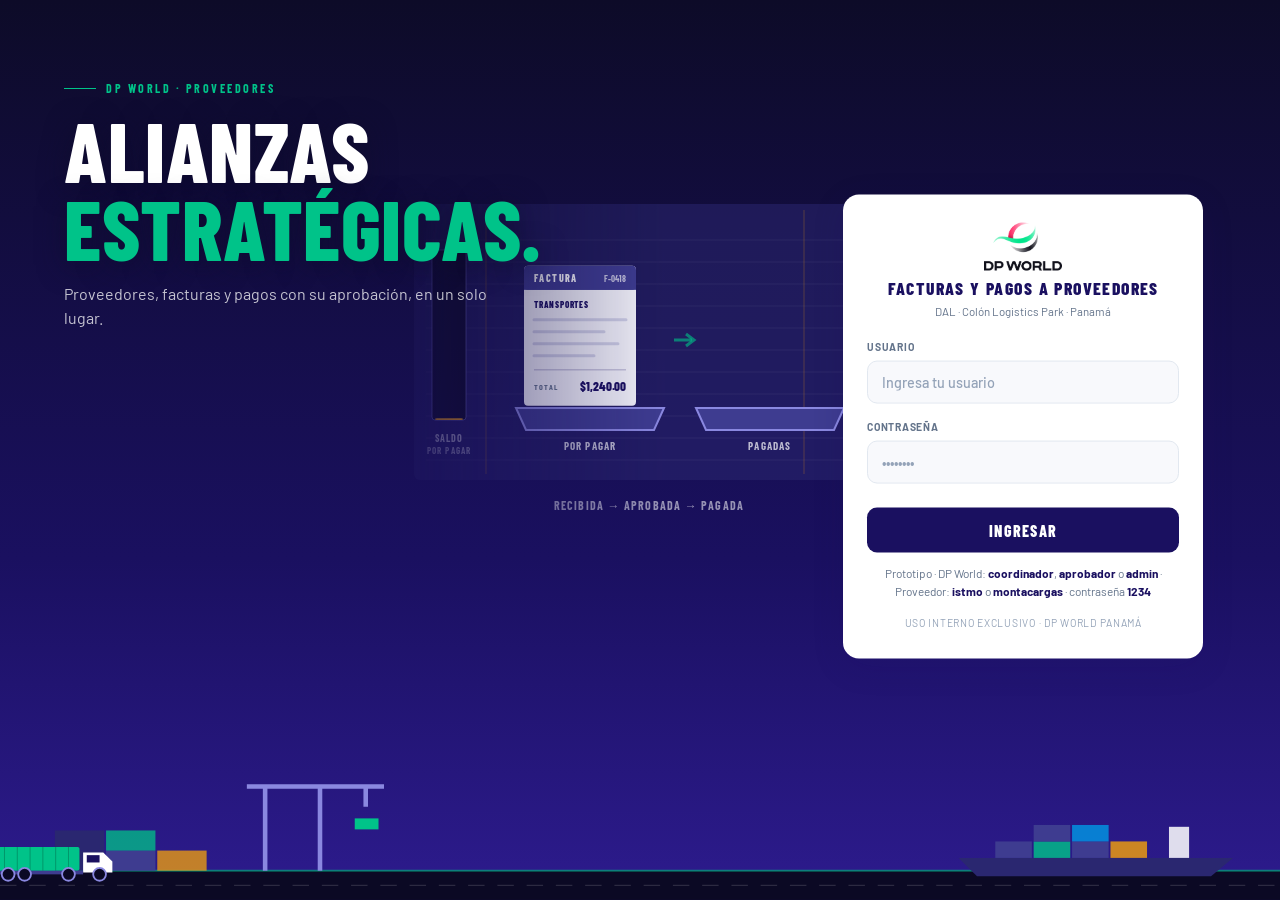
<file: proveedores/index.html>
<!DOCTYPE html>
<html lang="es">
<head>
<meta charset="UTF-8">
<meta name="viewport" content="width=device-width, initial-scale=1.0, viewport-fit=cover">
<title>Facturas y Pagos a Proveedores — DP World</title>
<script>(function(){var t;try{t=localStorage.getItem('dpw_tema')}catch(e){}document.documentElement.setAttribute('data-theme',t==='light'||t==='dark'?t:'light');})();</script>
<meta name="theme-color" content="#1A1060">
<link rel="manifest" href="manifest.webmanifest">
<link rel="icon" type="image/png" sizes="32x32" href="dpw/pwa/favicon-32.png">
<link rel="apple-touch-icon" href="dpw/pwa/apple-touch-icon.png">
<meta name="apple-mobile-web-app-capable" content="yes">
<meta name="mobile-web-app-capable" content="yes">
<link rel="stylesheet" href="https://fonts.googleapis.com/css2?family=Barlow+Condensed:wght@400;600;700;800&family=Barlow:wght@400;500;600;700&display=swap">
<link rel="stylesheet" href="dpw/dpw-shell.css">
<style>
:root{
  --bg:#F2F3F8;--card:#fff;--card2:#F8F9FC;--t:#1B1B2F;--t2:#5b6075;--t3:#8a90a6;--b:#E2E8F0;--b2:#cfd6e4;
  --ind:#1A1060;--ind-h:#2A1F8F;--ind-t:#1A1060;--prim:#3E3C90;
  --ok:#00996b;--ok-bg:rgba(0,195,137,.12);--warn:#b87300;--warn-bg:rgba(245,162,11,.14);--err:#E8003D;--err-bg:rgba(232,0,61,.09);
  --info:#0077b3;--info-bg:rgba(0,153,230,.1);--neu-bg:rgba(26,16,96,.06);
  --sh:0 1px 2px rgba(26,16,96,.06),0 4px 16px rgba(26,16,96,.05);
  --fd:'Barlow Condensed','Arial Narrow',Arial,sans-serif;--fb:'Barlow','Segoe UI',Arial,sans-serif;
}
html[data-theme="dark"]{
  --bg:#0d0b28;--card:#16143d;--card2:#1e1c50;--t:#fff;--t2:rgba(255,255,255,.66);--t3:rgba(255,255,255,.42);--b:rgba(255,255,255,.1);--b2:rgba(255,255,255,.2);
  --ind-t:#b3b1f5;--ok:#00C389;--warn:#f5a20b;--err:#ff4d79;--info:#4cc0ff;--neu-bg:rgba(255,255,255,.07);
  --sh:0 1px 2px rgba(0,0,0,.3);
}
*{box-sizing:border-box}
body{margin:0;background:var(--bg);color:var(--t);font:15px/1.45 var(--fb);-webkit-font-smoothing:antialiased}
button,input,select,textarea{font:inherit;color:inherit}
main{max-width:1200px;margin:0 auto;padding:22px 16px 96px}
.vhead{display:flex;align-items:flex-end;justify-content:space-between;gap:12px;flex-wrap:wrap;margin-bottom:16px}
.vtitle{margin:0;font:800 30px/1 var(--fd);text-transform:uppercase;letter-spacing:.5px;color:var(--ind-t)}
.vsub{margin:6px 0 0;color:var(--t2);font-size:14px}
.btn{display:inline-flex;align-items:center;justify-content:center;gap:6px;height:38px;padding:0 16px;border-radius:9px;border:1px solid var(--b2);background:var(--card);color:var(--ind-t);font:700 13px var(--fd);letter-spacing:.8px;text-transform:uppercase;cursor:pointer;white-space:nowrap}
.btn:hover{background:var(--card2)}
.btn.pri{background:var(--ind);border-color:var(--ind);color:#fff}.btn.pri:hover{background:var(--ind-h)}
html[data-theme="dark"] .btn.pri{background:#3E3C90;border-color:#3E3C90}
.btn.ok{background:var(--ok);border-color:var(--ok);color:#fff}
.btn.mal{color:var(--err);border-color:var(--err)}
.btn.sm{height:30px;padding:0 10px;font-size:12px}
.btn:disabled{opacity:.45;cursor:not-allowed}
.card{background:var(--card);border:1px solid var(--b);border-radius:14px;box-shadow:var(--sh);padding:18px}
.card h2{margin:0 0 12px;font:800 16px var(--fd);text-transform:uppercase;letter-spacing:.8px;color:var(--ind-t)}
.grid{display:grid;gap:14px}
.kpis{grid-template-columns:repeat(4,1fr)}
.two{grid-template-columns:1.4fr 1fr}
@media (max-width:900px){.kpis{grid-template-columns:repeat(2,1fr)}.two{grid-template-columns:1fr}}
.kpi{padding:16px 18px}
.kpi .l{font:700 11px var(--fd);letter-spacing:1.2px;text-transform:uppercase;color:var(--t3)}
.kpi .v{margin-top:6px;font:800 28px/1 var(--fd);letter-spacing:.3px}
.kpi .s{margin-top:6px;font-size:12px;color:var(--t2)}
.kpi.err .v{color:var(--err)}.kpi.warn .v{color:var(--warn)}.kpi.ok .v{color:var(--ok)}
.kpi{border-top:3px solid var(--b2)}.kpi.err{border-top-color:var(--err)}.kpi.warn{border-top-color:#f5a20b}.kpi.ok{border-top-color:#00C389}
.filtros{display:flex;gap:8px;flex-wrap:wrap;margin-bottom:12px}
.in,.sel,textarea.in{height:38px;padding:0 12px;border:1px solid var(--b2);border-radius:9px;background:var(--card);color:var(--t);min-width:0}
textarea.in{height:auto;padding:10px 12px;resize:vertical}
.in[type=file]{height:auto;padding:8px 10px;cursor:pointer}
.adj{display:flex;align-items:center;gap:10px;padding:9px 12px;border:1px solid var(--b);border-radius:9px;background:var(--card2);font-size:14px}
.adj .nom{flex:1;min-width:0;overflow:hidden;text-overflow:ellipsis;white-space:nowrap;font-weight:600}
.adj .mut{white-space:nowrap}
.in:focus,.sel:focus{outline:2px solid rgba(0,195,137,.6);outline-offset:0}
.filtros .in{flex:1 1 220px}
.tw{overflow-x:auto;border:1px solid var(--b);border-radius:12px;background:var(--card)}
table{width:100%;border-collapse:collapse;font-size:14px}
th{position:sticky;top:0;background:var(--card2);text-align:left;font:700 11px var(--fd);letter-spacing:1px;text-transform:uppercase;color:var(--t3);padding:10px 12px;border-bottom:1px solid var(--b);white-space:nowrap}
td{padding:11px 12px;border-bottom:1px solid var(--b);vertical-align:middle}
tr:last-child td{border-bottom:0}
tbody tr.clic{cursor:pointer}tbody tr.clic:hover td{background:var(--neu-bg)}
.num{text-align:right;font-variant-numeric:tabular-nums;white-space:nowrap}
.mut{color:var(--t2);font-size:12.5px}
.b{font-weight:700}
.vacio{padding:28px;text-align:center;color:var(--t2)}
@media (max-width:640px){.hide-sm{display:none}}
.show-sm{display:none}@media (max-width:640px){.show-sm{display:block}}
.chip{display:inline-block;padding:3px 9px;border-radius:20px;font:700 11px var(--fd);letter-spacing:.8px;text-transform:uppercase;white-space:nowrap;background:var(--neu-bg);color:var(--t2)}
.chip.ok{background:var(--ok-bg);color:var(--ok)}.chip.warn{background:var(--warn-bg);color:var(--warn)}.chip.err{background:var(--err-bg);color:var(--err)}.chip.info{background:var(--info-bg);color:var(--info)}.chip.ind{background:rgba(62,60,144,.14);color:var(--ind-t)}
.aviso{padding:11px 14px;border-radius:10px;font-size:13.5px;margin-bottom:12px;border:1px solid}
.aviso.warn{background:var(--warn-bg);border-color:rgba(245,162,11,.4);color:var(--t)}
.aviso.err{background:var(--err-bg);border-color:rgba(232,0,61,.3);color:var(--t)}
.aviso.info{background:var(--info-bg);border-color:rgba(0,153,230,.3);color:var(--t)}
.aviso b{font-weight:700}
.tareas{display:grid;gap:8px}
.tarea{display:flex;align-items:center;gap:12px;justify-content:space-between;padding:12px 14px;border:1px solid var(--b);border-radius:10px;background:var(--card2);cursor:pointer;text-align:left;width:100%}
.tarea:hover{border-color:var(--b2)}
.tarea .n{font:800 22px/1 var(--fd);color:var(--ind-t);min-width:34px;text-align:right}
.barra{height:8px;border-radius:5px;background:var(--neu-bg);overflow:hidden}
.barra i{display:block;height:100%;background:#00C389;border-radius:5px}
.barra.warn i{background:#f5a20b}.barra.err i{background:var(--err)}
/* modal */
.mod-ov{position:fixed;inset:0;z-index:300;background:rgba(13,11,40,.55);display:flex;align-items:flex-start;justify-content:center;padding:4vh 12px 96px;overflow-y:auto}
.mod{width:100%;max-width:720px;background:var(--card);border:1px solid var(--b);border-radius:16px;box-shadow:0 20px 60px rgba(0,0,0,.35)}
.mod-h{display:flex;align-items:center;gap:12px;padding:16px 18px;border-bottom:1px solid var(--b)}
.mod-h h3{margin:0;font:800 20px var(--fd);text-transform:uppercase;letter-spacing:.6px;color:var(--ind-t)}
.mod-x{margin-left:auto;width:34px;height:34px;border-radius:8px;border:1px solid var(--b2);background:var(--card2);font-size:22px;line-height:1;cursor:pointer;color:var(--t2)}
.mod-b{padding:18px}
.mod-f{display:flex;gap:8px;justify-content:flex-end;flex-wrap:wrap;padding:14px 18px;border-top:1px solid var(--b)}
.form{display:grid;grid-template-columns:repeat(2,1fr);gap:12px 14px}
.form .full{grid-column:1/-1}
.form>*,.mod-b,.grid>*{min-width:0}
@media (max-width:560px){.form{grid-template-columns:1fr}}
.f{display:grid;gap:5px}
.f>span{font:700 11px var(--fd);letter-spacing:1px;text-transform:uppercase;color:var(--t3)}
.f .in,.f .sel{width:100%}
.sec{margin:6px 0 0;font:800 13px var(--fd);letter-spacing:1px;text-transform:uppercase;color:var(--ind-t);grid-column:1/-1;padding-top:8px;border-top:1px solid var(--b)}
.chk{display:flex;gap:10px;align-items:flex-start;padding:9px 12px;border:1px solid var(--b);border-radius:9px;background:var(--card2);cursor:pointer;font-size:14px}
.chk input{margin-top:3px;accent-color:#00C389;width:16px;height:16px}
.kv{display:grid;grid-template-columns:repeat(3,1fr);gap:10px 16px;margin-bottom:14px}
@media (max-width:560px){.kv{grid-template-columns:repeat(2,1fr)}}
.kv div span{display:block;font:700 10.5px var(--fd);letter-spacing:1px;text-transform:uppercase;color:var(--t3)}
.kv div b{font-weight:600;font-size:14px;word-break:break-word}
.hist{margin:0;padding:0;list-style:none;display:grid;gap:6px;font-size:13px}
.hist li{display:flex;gap:10px;color:var(--t2)}.hist li b{color:var(--t);font-weight:600}
.hist time{flex:none;min-width:118px;font-variant-numeric:tabular-nums;color:var(--t3)}
.err-msg{color:var(--err);font-size:13px;font-weight:600;min-height:18px;margin-top:10px}
.toast{position:fixed;left:50%;bottom:22px;transform:translateX(-50%);z-index:400;max-width:min(520px,92vw);padding:12px 18px;border-radius:10px;background:#1A1060;color:#fff;font-size:14px;box-shadow:0 10px 30px rgba(0,0,0,.3)}
.toast.mal{background:#E8003D}
.demo-note{margin-top:12px;font-size:.74rem;color:#64748B;text-align:center;line-height:1.5}
.demo-note b{color:#1A1060}
.tot{display:flex;justify-content:flex-end;gap:24px;margin-top:10px;font-size:14px}
.tot b{font:800 20px var(--fd)}

/* interruptores de notificaciones (como Control de Horas y Last Mile) */
.nt{display:grid;gap:6px}
.nt-h{display:flex;justify-content:space-between;align-items:center;gap:8px;flex-wrap:wrap;font-size:12.5px;color:var(--t2);margin-bottom:4px}
.nt-i{display:flex;justify-content:space-between;align-items:center;gap:14px;padding:10px 12px;border:1px solid var(--b);border-radius:10px;background:var(--card2)}
.nt-i div{display:grid;gap:2px;min-width:0}.nt-i b{font-size:14px;font-weight:600}.nt-i span{font-size:12px;color:var(--t2)}
.sw{position:relative;flex:none;width:46px;height:26px;border-radius:13px;border:1px solid var(--b2);background:var(--neu-bg);cursor:pointer;transition:background .2s,border-color .2s;padding:0}
.sw i{position:absolute;top:2px;left:2px;width:20px;height:20px;border-radius:50%;background:#fff;box-shadow:0 1px 3px rgba(0,0,0,.35);transition:transform .2s}
.sw.on{background:#00C389;border-color:#00C389}.sw.on i{transform:translateX(20px)}
.link{background:none;border:0;padding:0;color:var(--ind-t);font:700 12.5px var(--fb);text-decoration:underline;cursor:pointer}
.ntf-state{display:flex;gap:10px;align-items:center;padding:10px 12px;border-radius:10px;background:var(--neu-bg);margin-bottom:10px}
.ntf-state .dot{width:10px;height:10px;border-radius:50%;background:var(--t3);flex:none}.ntf-state.on .dot{background:#00C389}
.ntf-state b{display:block;font-size:14px}.ntf-state span{font-size:12.5px;color:var(--t2)}
.ntf-steps{margin:6px 0 0;padding-left:20px;font-size:13.5px;line-height:1.6}
.notif{display:flex;gap:12px;align-items:flex-start;width:100%;text-align:left;padding:12px 14px;border:1px solid var(--b);border-radius:10px;background:var(--card);cursor:pointer}
.notif:hover{border-color:var(--b2)}.notif.nueva{border-left:3px solid #00C389;background:var(--card2)}
.notif b{display:block;font-size:14px}.notif p{margin:2px 0 0;font-size:13px;color:var(--t2)}.notif time{margin-left:auto;flex:none;font-size:12px;color:var(--t3);white-space:nowrap}
/* WhatsApp flotante (como Last Mile) */
.wa-fab{position:fixed;right:18px;bottom:calc(18px + env(safe-area-inset-bottom,0px));z-index:350;display:flex;flex-direction:column;align-items:flex-end;gap:10px}
.wa-btn{width:56px;height:56px;border-radius:50%;border:0;background:#25D366;color:#fff;display:grid;place-items:center;cursor:pointer;box-shadow:0 6px 20px rgba(0,0,0,.3);transition:transform .15s}
.wa-btn:hover{transform:scale(1.06)}.wa-btn svg{width:30px;height:30px}
.wa-menu{width:min(320px,calc(100vw - 36px));max-height:min(70vh,560px);overflow-y:auto;background:#fff;color:#1B1B2F;border-radius:14px;box-shadow:0 12px 36px rgba(0,0,0,.35)}
.wa-h{background:#075E54;color:#fff;padding:12px 14px;font:700 14px var(--fd);letter-spacing:.6px;text-transform:uppercase}
.wa-h small{display:block;font:500 12px var(--fb);letter-spacing:0;text-transform:none;opacity:.8;margin-top:2px}
.wa-i{display:grid;gap:1px;padding:11px 14px;border-top:1px solid #eef0f4;color:inherit;text-decoration:none}
a.wa-i:hover{background:#f2fbf5}.wa-i b{font-size:14px}.wa-i span{font-size:12.5px;color:#475569}.wa-i small{font-size:11.5px;color:#64748B}
.wa-i.off{opacity:.55}
.wa-acts{display:flex;gap:6px;margin-top:6px}
.wa-a{flex:1;text-align:center;padding:6px 8px;border-radius:8px;border:1px solid #cfe9d9;background:#f2fbf5;color:#075E54;font:700 12px var(--fd);letter-spacing:.5px;text-transform:uppercase;text-decoration:none}
.wa-note{padding:10px 14px;border-top:1px solid #eef0f4;background:#fafafa;font-size:11.5px;color:#64748B;line-height:1.4}
/* tutorial (como Control de Horas) */
.tour{position:fixed;inset:0;z-index:2000}
.tour-hole{position:fixed;border-radius:10px;box-shadow:0 0 0 9999px rgba(8,6,30,.62);transition:all .25s ease;pointer-events:none;outline:2px solid #00C389;outline-offset:3px}
.tour-hole.sin{width:0;height:0;left:50%;top:40%;outline:none}
.tour-card{position:fixed;width:min(360px,calc(100vw - 24px));background:var(--card);color:var(--t);border:1px solid var(--b);border-radius:14px;padding:16px 16px 12px;box-shadow:0 18px 50px rgba(0,0,0,.4);transition:top .25s ease,left .25s ease}
.tour-paso{font:700 11px var(--fd);letter-spacing:1.4px;text-transform:uppercase;color:var(--ok)}
.tour-card h3{font:800 1.25rem var(--fd);letter-spacing:.3px;margin:4px 0 6px;text-transform:uppercase;color:var(--ind-t)}
.tour-card p{font-size:.88rem;line-height:1.5;color:var(--t2);margin:0}
.tour-nav{display:flex;gap:8px;align-items:center;margin-top:14px}.tour-nav .tour-saltar{margin-right:auto}
.tour-puntos{display:flex;gap:4px;margin-top:12px;flex-wrap:wrap}.tour-puntos i{width:6px;height:6px;border-radius:50%;background:var(--b2)}.tour-puntos i.on{background:#00C389}
/* mapa de pagos */
.mapa th.mes{text-align:center}
.mapa thead th:first-child{left:0;z-index:2}
.mapa td.cel{text-align:center;padding:6px}
.mapa .c{display:block;min-width:92px;padding:8px 6px;border-radius:8px;border:1px solid transparent;cursor:pointer;font-variant-numeric:tabular-nums}
.mapa .c b{display:block;font:800 15px var(--fd);letter-spacing:.3px}.mapa .c small{display:block;font-size:11px;margin-top:2px}
.mapa .c.verde{background:rgba(0,195,137,.16);border-color:rgba(0,195,137,.45);color:var(--ok)}
.mapa .c.rojo{background:rgba(232,0,61,.13);border-color:rgba(232,0,61,.45);color:var(--err)}
.mapa .c.ambar{background:var(--warn-bg);border-color:rgba(245,162,11,.45);color:var(--warn)}
.mapa .c.vac{color:var(--t3);cursor:default}
.mapa .c.gris{background:var(--neu-bg);border-color:var(--b2);border-style:dashed;color:var(--t2)}
.mapa td.pv{position:sticky;left:0;background:var(--card);z-index:1;min-width:170px}
@media (max-width:640px){.mapa td.pv{min-width:124px;font-size:13px}.mapa .c{min-width:84px}}
.ley{display:flex;gap:14px;flex-wrap:wrap;font-size:13px;color:var(--t2);margin:0 0 12px}
.ley i{display:inline-block;width:12px;height:12px;border-radius:3px;vertical-align:-1px;margin-right:6px}
/* hilo de reclamos */
.hilo{display:grid;gap:8px;margin-bottom:14px}
.msg{max-width:88%;padding:10px 12px;border-radius:12px;font-size:14px;line-height:1.45}
.msg.prov{background:var(--card2);border:1px solid var(--b);justify-self:start}
.msg.dpw{background:rgba(62,60,144,.1);border:1px solid rgba(62,60,144,.25);justify-self:end}
.msg small{display:block;font-size:11.5px;color:var(--t3);margin-bottom:3px}
.msg .prog{margin-top:6px;font-weight:700;color:var(--ok)}
@media (prefers-reduced-motion:reduce){.sw,.sw i,.wa-btn,.tour-hole,.tour-card{transition:none}}
@media print{.dpw-hdr,.dpw-drawer,.dpw-ov,.noprint,.filtros,.wa-fab{display:none!important}body{background:#fff;color:#000}.card,.tw{box-shadow:none;border-color:#ccc}}
</style>
</head>
<body>
<!-- LOGIN -->
<div class="dpw-login" id="dpwLogin">
  <button type="button" class="dpw-lg-install" data-dpw="instalar" hidden>Instalar app</button>
  <div class="dpw-lg-art" aria-hidden="true"><svg data-dpw-art></svg></div>
  <div class="dpw-lg-hero">
    <div class="dpw-lg-kick">DP World · Proveedores</div>
    <h1 class="dpw-lg-h1"><span>Alianzas</span> <em>estratégicas.</em></h1>
    <p class="dpw-lg-lead">Proveedores, facturas y pagos con su aprobación, en un solo lugar.</p>
  </div>
  <svg class="dpw-lg-ground" data-dpw-ground aria-hidden="true"></svg>
  <div class="dpw-lg-card">
    <div class="dpw-lg-logo">
      <img src="dpw/assets/dpworld-logo-fondo-claro.png" alt="DP World">
      <div class="dpw-lg-app">Facturas y Pagos a Proveedores</div>
      <div class="dpw-lg-ref">DAL · Colón Logistics Park · Panamá</div>
    </div>
    <div class="dpw-lg-err" id="lgErr">Usuario o contraseña incorrectos</div>
    <form id="lgForm" novalidate>
      <div class="dpw-lg-fg"><label class="dpw-lg-lbl" for="lgUser">Usuario</label><input class="dpw-lg-in" id="lgUser" placeholder="Ingresa tu usuario" autocomplete="username" autocapitalize="none"></div>
      <div class="dpw-lg-fg"><label class="dpw-lg-lbl" for="lgPass">Contraseña</label><input class="dpw-lg-in" id="lgPass" type="password" placeholder="••••••••" autocomplete="current-password"></div>
      <button class="dpw-lg-btn" type="submit">Ingresar</button>
    </form>
    <div class="demo-note">Prototipo · DP World: <b>coordinador</b>, <b>aprobador</b> o <b>admin</b> · Proveedor: <b>istmo</b> o <b>montacargas</b> · contraseña <b>1234</b></div>
    <div class="dpw-lg-foot">Uso interno exclusivo · DP World Panamá</div>
  </div>
</div>

<!-- CINTA SUPERIOR -->
<header class="dpw-hdr">
  <div class="dpw-hdr-l">
    <button type="button" class="dpw-burger" data-dpw="menu" aria-label="Abrir menú" aria-expanded="false" aria-controls="dpwDrawer"><span></span><span></span><span></span></button>
    <div class="dpw-logo"><img src="dpw/assets/dpworld-logo-fondo-claro.png" alt="DP World"></div>
    <div><div class="dpw-title">DP WORLD</div><div class="dpw-sub">Facturas y Pagos a Proveedores</div></div>
  </div>
  <div class="dpw-hdr-r">
    <button type="button" class="dpw-hbtn dpw-install dpw-hide-sm" data-dpw="instalar" hidden>Instalar</button>
    <button type="button" class="dpw-hbtn" data-dpw="tema">Oscuro</button>
    <span class="dpw-role dpw-hide-sm" id="rolChip"></span>
    <button type="button" class="dpw-salir" data-act="salir">Salir</button>
  </div>
</header>

<!-- MENÚ DESPLEGABLE -->
<div class="dpw-ov" id="dpwOv" data-dpw="menu-close" hidden></div>
<nav class="dpw-drawer" id="dpwDrawer" aria-label="Menú principal" aria-hidden="true">
  <div class="dpw-drawer-h"><div class="dpw-logo"><img src="dpw/assets/dpworld-logo-fondo-claro.png" alt="DP World"></div><div><div class="dpw-title">DP WORLD</div><div class="dpw-sub">Proveedores</div></div><button type="button" class="dpw-close" data-dpw="menu-close" aria-label="Cerrar menú">×</button></div>
  <div class="dpw-who" id="dpwWho"></div>
  <div class="dpw-items" id="dpwItems"></div>
  <div class="dpw-drawer-f"><span class="mut">Prototipo</span><button type="button" class="dpw-salir" data-act="salir">Salir</button></div>
</nav>

<main id="vista"></main>
<div id="modal"></div>
<div class="wa-fab" id="waFab" hidden><div class="wa-menu" id="waMenu" role="menu" aria-label="Soluciones rápidas por WhatsApp" hidden></div><button type="button" class="wa-btn" data-act="waOpen" aria-label="Soluciones rápidas por WhatsApp" aria-expanded="false" aria-controls="waMenu"><svg viewBox="0 0 32 32" aria-hidden="true"><path fill="currentColor" d="M16 3C8.8 3 3 8.7 3 15.8c0 2.5.7 4.9 2 6.9L3 29l6.5-2c1.9 1 4.1 1.6 6.5 1.6 7.2 0 13-5.7 13-12.8S23.2 3 16 3zm0 23.4c-2.1 0-4.1-.6-5.8-1.7l-.4-.3-3.8 1.2 1.2-3.7-.3-.4a10.5 10.5 0 0 1-1.8-5.7C5.1 9.9 10 5.3 16 5.3s10.9 4.6 10.9 10.5S22 26.4 16 26.4zm6-7.8c-.3-.2-1.9-.9-2.2-1-.3-.1-.5-.2-.7.2l-1 1.2c-.2.2-.4.2-.7.1-.3-.2-1.4-.5-2.6-1.6-1-.9-1.6-1.9-1.8-2.2-.2-.3 0-.5.1-.7l.5-.6.3-.5c.1-.2 0-.4 0-.6l-1-2.4c-.3-.6-.5-.5-.7-.5h-.6c-.2 0-.6.1-.9.4-.3.3-1.2 1.1-1.2 2.7s1.2 3.1 1.4 3.4c.2.2 2.3 3.5 5.6 4.9 2.8 1.1 3.3.9 3.9.8.6-.1 1.9-.8 2.2-1.5.3-.7.3-1.4.2-1.5-.1-.2-.3-.3-.6-.4z"/></svg></button></div>

<script src="dpw/dpw-shell.js"></script>
<script src="dpw/dpw-escenas.js"></script>
<script>
'use strict';
/* ════════════════════════════════════════════════════════════════════
   DATOS · prototipo en localStorage.
   Toda lectura y escritura pasa por `api`. Para ir a Supabase se cambia solo este bloque:
   cargar() → select de las tablas proveedores, facturas, pagos, usuarios y parametros;
   guardar(tabla, fila) → upsert por id. Las filas ya tienen la forma de las tablas.
   ════════════════════════════════════════════════════════════════════ */
const KEY='dpw_proveedores_v1',KEY_SES='dpw_proveedores_sesion';
const api={
  async cargar(){
    let d=null;try{d=JSON.parse(localStorage.getItem(KEY));}catch(e){}
    if(!d||!d.proveedores){d=demo();localStorage.setItem(KEY,JSON.stringify(d));}
    d.bitacora=d.bitacora||[];d.reclamos=d.reclamos||[];d.notifs=d.notifs||[];d.wa=d.wa||{};d.fijos=d.fijos||[];
    /* datos guardados antes del portal de proveedores: se agregan los usuarios de ejemplo de proveedor */
    if(!d.usuarios.some(u=>u.rol==='proveedor'))demo().usuarios.filter(u=>u.rol==='proveedor').forEach(u=>{if(!d.usuarios.some(x=>x.u===u.u))d.usuarios.push(u);});
    return d;
  },
  async guardar(tabla,fila){
    const lista=S.db[tabla],i=lista.findIndex(x=>x.id===fila.id);
    if(i<0)lista.push(fila);else lista[i]=fila;
    this._persistir();return fila;
  },
  async borrar(tabla,id){S.db[tabla]=S.db[tabla].filter(x=>x.id!==id);this._persistir();},
  async parametros(p){S.db.parametros=Object.assign(S.db.parametros||{},p);this._persistir();},
  async restaurar(){S.db=demo();this._persistir();},
  /* acciones que no pertenecen a un proveedor, factura o pago (usuarios, parámetros) */
  async registrar(accion,doc){S.db.bitacora.push({t:ahora(),u:quien(),us:S.user?S.user.u:'',a:accion,doc:doc||''});this._persistir();},
  _persistir(){try{localStorage.setItem(KEY,JSON.stringify(S.db));}catch(e){toast('No se pudo guardar en este navegador.',true);}},
  /* archivos adjuntos: en el prototipo van a IndexedDB (aguanta PDF y fotos); con Supabase, a Storage */
  _idb:null,
  _base(){return this._idb||(this._idb=new Promise((ok,mal)=>{const r=indexedDB.open('dpw_proveedores_archivos',1);r.onupgradeneeded=()=>r.result.createObjectStore('archivos');r.onsuccess=()=>ok(r.result);r.onerror=()=>mal(r.error);}));},
  async _tx(modo,fn){const db=await this._base();return new Promise((ok,mal)=>{const t=db.transaction('archivos',modo),r=fn(t.objectStore('archivos'));t.oncomplete=()=>ok(r&&r.result);t.onerror=()=>mal(t.error);});},
  async subirArchivo(file){const id=uid('a');await this._tx('readwrite',s=>s.put(file,id));return {id,nombre:file.name,tipo:file.type,tam:file.size,subido:ahora(),por:quien()};},
  async leerArchivo(id){return this._tx('readonly',s=>s.get(id));},
  async borrarArchivo(id){return this._tx('readwrite',s=>s.delete(id));}
};
const ADJ_TIPOS=['application/pdf','image/jpeg','image/png'],ADJ_MAX=10*1024*1024;
const tamano=n=>n>=1048576?(n/1048576).toFixed(1)+' MB':Math.max(1,Math.round(n/1024))+' KB';
function revisarArchivos(files){
  for(const f of files){
    if(!ADJ_TIPOS.includes(f.type)&&!/\.(pdf|jpe?g|png)$/i.test(f.name))return 'Solo se aceptan PDF, JPG o PNG ('+f.name+').';
    if(f.size>ADJ_MAX)return f.name+' pesa '+tamano(f.size)+'; el máximo es 10 MB.';
  }
  return '';
}

/* ── utilidades ── */
const $=id=>document.getElementById(id);
const esc=s=>String(s==null?'':s).replace(/[&<>"']/g,c=>({'&':'&amp;','<':'&lt;','>':'&gt;','"':'&quot;',"'":'&#39;'}[c]));
const r2=n=>Math.round((+n||0)*100)/100;
const money=n=>(n<0?'-':'')+'$'+Math.abs(r2(n)).toLocaleString('en-US',{minimumFractionDigits:2,maximumFractionDigits:2});
const iso=d=>{const z=new Date(d.getTime()-d.getTimezoneOffset()*6e4);return z.toISOString().slice(0,10);};
const hoy=()=>iso(new Date());
const sumar=(f,dias)=>{const d=new Date(f+'T12:00:00');d.setDate(d.getDate()+(+dias||0));return iso(d);};
const dif=(a,b)=>Math.round((new Date(a+'T12:00:00')-new Date(b+'T12:00:00'))/864e5);
const fecha=f=>{if(!f)return '—';const[y,m,d]=f.split('-');return d+'/'+m+'/'+y;};
const ahora=()=>{const d=new Date();return iso(d)+' '+String(d.getHours()).padStart(2,'0')+':'+String(d.getMinutes()).padStart(2,'0');};
const diaDelMes=(per,dia)=>{const [y,m]=per.split('-').map(Number),ult=new Date(y,m,0).getDate();return per+'-'+String(Math.min(+dia||1,ult)).padStart(2,'0');};
const mesSig=(per,n)=>{const [y,m]=per.split('-').map(Number),x=new Date(y,m-1+(n||1),1);return x.getFullYear()+'-'+String(x.getMonth()+1).padStart(2,'0');};
const uid=p=>p+Date.now().toString(36)+Math.random().toString(36).slice(2,6);
let _t;function toast(m,mal){let t=document.querySelector('.toast');if(!t){t=document.createElement('div');document.body.appendChild(t);}t.className='toast'+(mal?' mal':'');t.textContent=m;t.hidden=false;clearTimeout(_t);_t=setTimeout(()=>t.hidden=true,3600);}
DPW.aviso=m=>toast(m);

/* ── datos de ejemplo (fechas relativas a hoy para que la antigüedad tenga sentido) ── */
function demo(){
  const H=hoy(),d=n=>sumar(H,n);
  const P=(id,cod,nombre,cat,ruc,dv,plazo,limite,estado,extra)=>Object.assign({id,codigo:cod,nombre,categoria:cat,ruc,dv,contacto:'',correo:'',telefono:'',banco:'Banco General',tipoCuenta:'Corriente',cuenta:'03-01-01-'+String(100000+Math.floor(Math.random()*899999)),plazo,limite,estado,
    docs:{ruc:true,aviso:true,banco:true,paz:true},notas:'',creadoPor:'rolando',creado:d(-200)+' 09:00',log:[{t:d(-200)+' 09:00',u:'Rolando M.',a:'Registró el proveedor'},{t:d(-198)+' 15:10',u:'Arelis C.',a:'Aprobó el proveedor'}]},extra||{});
  const proveedores=[
    P('p1','PRV-001','Transportes Istmo S.A.','Transporte terrestre','155612345-2-2015','45',30,15000,'aprobado',{contacto:'Luis Batista',correo:'facturacion@transportesistmo.example',telefono:'6612-4410'}),
    P('p2','PRV-002','Montacargas del Atlántico','Alquiler de equipo','8-712-1450','12',45,8000,'aprobado',{contacto:'Gina Pérez',correo:'cobros@montacargasatl.example',telefono:'6780-2231',banco:'Banistmo'}),
    P('p3','PRV-003','Servicios de Limpieza Colón','Limpieza','2554871-1-823114','80',15,3000,'aprobado',{contacto:'Marta Ríos',correo:'admin@limpiezacolon.example',telefono:'447-1120',banco:'Caja de Ahorros',tipoCuenta:'Ahorros'}),
    P('p4','PRV-004','Seguridad Portuaria Integral','Seguridad','1557788-1-655210','33',30,12000,'aprobado',{contacto:'Raúl Chen',correo:'cxc@seguridadintegral.example',telefono:'6123-9087'}),
    P('p5','PRV-005','Suministros de Embalaje PTY','Materiales de empaque','2091133-1-748522','07',30,5000,'aprobado',{contacto:'Ana Vega',correo:'ventas@embalajepty.example',telefono:'6644-0012',banco:'BAC'}),
    P('p6','PRV-006','Mantenimiento Industrial Caribe','Mantenimiento','2410090-1-801233','61',30,6000,'solicitud',{contacto:'Pedro Solís',correo:'pedro@mantcaribe.example',telefono:'6555-7811',docs:{ruc:true,aviso:true,banco:true,paz:false},creadoPor:'coordinador',creado:d(-2)+' 10:20',log:[{t:d(-2)+' 10:20',u:'Coordinador',a:'Registró el proveedor'}]})
  ];
  const F=(id,prov,num,fe,sub,estado,extra)=>{const p=proveedores.find(x=>x.id===prov);const it=r2(sub*.07);
    return Object.assign({id,provId:prov,numero:num,fecha:d(fe),recibida:d(fe+1),vence:sumar(d(fe),p.plazo),subtotal:sub,itbms:it,total:r2(sub+it),oc:'OC-'+(2400+Math.floor(Math.random()*500)),file:'',concepto:'',estado,
      check:{oc:estado!=='recibida',servicio:estado!=='recibida',fiscal:estado!=='recibida'},motivo:'',creadoPor:'coordinador',log:[{t:d(fe+1)+' 08:40',u:'Coordinador Administrativo',a:'Registró la factura'}]
      .concat(estado!=='recibida'?[{t:d(fe+2)+' 10:15',u:'Coordinador Administrativo',a:'Validó la factura contra la orden de compra'}]:[])
      .concat(estado==='aprobada'?[{t:d(fe+3)+' 15:30',u:'Aprobador de Pagos',a:'Aprobó la factura para pago'}]:[]),
      aprobCorreo:{por:'Rolando M. · Compras DP World',fecha:d(fe-3),ref:'Respaldo '+num}},extra||{});};
  /* gastos fijos: el día indicado de cada mes se genera el cargo y el proveedor sube su factura fiscal sobre él */
  const mesRel=n=>{const [y,m]=H.split('-').map(Number),x=new Date(y,m-1+n,1);return x.getFullYear()+'-'+String(x.getMonth()+1).padStart(2,'0');};
  const n4=()=>Math.floor(Math.random()*90+10);
  const GX=(id,cod,provId,concepto,monto,dia,tol,desde,pago)=>({id,codigo:cod,provId,concepto,monto,conItbms:true,dia,tolerancia:tol,desde,hasta:'',activo:true,pago,creadoPor:'coordinador',creado:d(-100)+' 09:00',
    log:[{t:d(-100)+' 09:00',u:'Coordinador Administrativo',a:'Registró el gasto fijo · '+money(monto)+' + ITBMS el día '+dia+' de cada mes'}]});
  const fijos=[GX('x1','GF-001','p4','Vigilancia 24/7',5400,1,5,mesRel(-3),'solicitud'),GX('x2','GF-002','p3','Limpieza de bodega',950,5,10,mesRel(-3),'debito'),GX('x3','GF-003','p2','Alquiler montacargas 5 t',2600,25,5,mesRel(0),'debito')];
  const FX=(id,g,rel,estado,num)=>{const pv=proveedores.find(x=>x.id===g.provId),per=mesRel(rel),fe=diaDelMes(per,g.dia),it=r2(g.monto*.07),gen=!num;
    return {id,provId:g.provId,numero:num||'Por facturar · '+g.codigo+' '+per,fecha:fe,recibida:fe,vence:sumar(fe,pv.plazo),subtotal:g.monto,itbms:it,total:r2(g.monto+it),oc:'',file:'',concepto:g.concepto+' · '+per,estado,
      check:{oc:estado!=='recibida',servicio:estado!=='recibida',fiscal:estado!=='recibida'},motivo:'',creadoPor:'sistema',fijoId:g.id,periodo:per,generada:true,fiscalPendiente:gen,
      aprobCorreo:{por:'Gasto fijo '+g.codigo,fecha:g.desde+'-01',ref:'Contrato · '+g.concepto},
      log:[{t:fe+' 06:00',u:'Sistema',a:'Generó el cargo del mes del gasto fijo '+g.codigo+' · '+money(r2(g.monto+it))}]
        .concat(num?[{t:sumar(fe,1)+' 10:00',u:pv.contacto+' · '+pv.nombre,a:'Subió la factura fiscal '+num}]:[])
        .concat(estado!=='recibida'?[{t:sumar(fe,2)+' 10:15',u:'Coordinador Administrativo',a:'Validó la factura contra el respaldo aprobado por correo'}]:[])
        .concat(estado==='aprobada'?[{t:sumar(fe,3)+' 15:30',u:'Aprobador de Pagos',a:'Aprobó la factura para pago'}]:[])};};
  const facturas=[
    F('f1','p1','A-0418',-75,4200,'aprobada',{concepto:'Acarreo de contenedores BLB → DAL, semana 31',file:'CERNAC · FILE-2291'}),
    F('f2','p1','A-0433',-41,3850,'aprobada',{concepto:'Acarreo de contenedores, semana 36',file:'CERNAC · FILE-2340'}),
    F('f3','p1','A-0447',-12,5100,'validada',{concepto:'Acarreo y posicionamiento, semana 40',file:'Cliente retail · FILE-2388'}),
    F('f4','p2','MA-0977',-52,2600,'aprobada',{concepto:'Alquiler montacargas 5 t, mes anterior'}),
    F('f5','p2','MA-0990',-20,2600,'recibida',{concepto:'Alquiler montacargas 5 t, mes en curso'}),
    FX('f6',fijos[1],-1,'aprobada','LC-'+(1200+n4())),
    FX('f7',fijos[1],0,'recibida',''),
    FX('f8',fijos[0],-1,'aprobada','SP-'+(2200+n4())),
    FX('f9',fijos[0],0,'recibida',''),
    F('f10','p5','EM-0311',-60,1850,'aprobada',{concepto:'Film stretch y esquineros'}),
    F('f11','p5','EM-0329',-9,2300,'validada',{concepto:'Pallets de madera tratada'}),
    F('f12','p2','MA-0951',-110,2600,'aprobada',{concepto:'Alquiler montacargas 5 t'}),
    FX('f13',fijos[0],-3,'aprobada','SP-'+(2100+n4())),FX('f14',fijos[0],-2,'aprobada','SP-'+(2150+n4())),
    FX('f15',fijos[1],-3,'aprobada','LC-'+(1100+n4())),FX('f16',fijos[1],-2,'aprobada','LC-'+(1150+n4()))
  ];
  const pagos=[
    {id:'g1',numero:'PG-0001',provId:'p2',fecha:d(-60),metodo:'ACH',referencia:'ACH-558120',items:[{facId:'f12',monto:facturas[11].total}],total:facturas[11].total,estado:'pagado',creadoPor:'coordinador',autorizadoPor:'aprobador',ejecutado:d(-58),
      log:[{t:d(-60)+' 11:00',u:'Coordinador',a:'Solicitó el pago'},{t:d(-59)+' 09:30',u:'Aprobador',a:'Autorizó el pago'},{t:d(-58)+' 14:00',u:'Coordinador',a:'Registró la ejecución · ACH-558120'}]},
    {id:'g2',numero:'PG-0002',provId:'p4',fecha:d(-3),metodo:'Transferencia',referencia:'',items:[{facId:'f8',monto:facturas[7].total}],total:facturas[7].total,estado:'solicitado',creadoPor:'coordinador',autorizadoPor:'',ejecutado:'',
      log:[{t:d(-3)+' 10:00',u:'Coordinador',a:'Solicitó el pago'}]},
    ...[['g4',-3,4],['g5',-2,6]].flatMap(([id,rel,base])=>[['x1','p4'],['x2','p3']].map(([gx,pv],k)=>{const f=facturas.find(x=>x.fijoId===gx&&x.periodo===mesRel(rel)),fp=sumar(f.vence,-2),ref='ACH-'+(600000+rel*-1000+k),num='PG-'+String(base+k).padStart(4,'0');
      const deb=k===1;   // la limpieza (GF-002) se paga por débito automático
      f.log.push({t:fp+' 11:00',u:'Coordinador Administrativo',a:(deb?'Pagada por débito automático '+num:'Pagada con '+num)+' · '+ref+' · '+money(f.total)});
      return {id:id+k,numero:num,provId:pv,fecha:fp,metodo:deb?'Débito automático':'ACH',referencia:ref,items:[{facId:f.id,monto:f.total}],total:f.total,estado:'pagado',creadoPor:'coordinador',autorizadoPor:deb?'débito automático':'aprobador',ejecutado:fp,
        log:deb?[{t:fp+' 11:00',u:'Coordinador',a:'Registró el débito automático · '+ref}]:[{t:fp+' 09:00',u:'Coordinador',a:'Solicitó el pago'},{t:fp+' 10:00',u:'Aprobador',a:'Autorizó el pago'},{t:fp+' 11:00',u:'Coordinador',a:'Registró la ejecución · '+ref}]};})),
    {id:'g3',numero:'PG-0003',provId:'p1',fecha:d(-2),metodo:'ACH',referencia:'',items:[{facId:'f1',monto:2000}],total:2000,estado:'autorizado',creadoPor:'coordinador',autorizadoPor:'aprobador',ejecutado:'',
      log:[{t:d(-2)+' 09:00',u:'Coordinador',a:'Solicitó el pago (abono parcial)'},{t:d(-1)+' 16:20',u:'Aprobador',a:'Autorizó el pago'}]}
  ];
  const usuarios=[
    {id:'u1',u:'coordinador',nombre:'Coordinador Administrativo',rol:'coordinador',pass:'1234',activo:true},
    {id:'u2',u:'aprobador',nombre:'Aprobador de Pagos',rol:'aprobador',pass:'1234',activo:true},
    {id:'u3',u:'admin',nombre:'Administrador',rol:'admin',pass:'1234',activo:true},
    {id:'u4',u:'istmo',nombre:'Luis Batista',rol:'proveedor',provId:'p1',pass:'1234',activo:true},
    {id:'u5',u:'montacargas',nombre:'Gina Pérez',rol:'proveedor',provId:'p2',pass:'1234',activo:true}
  ];
  /* la factura MA-0990 la subió el proveedor desde su portal */
  Object.assign(facturas[4],{creadoPor:'montacargas',log:[{t:d(-19)+' 08:40',u:'Gina Pérez · Montacargas del Atlántico',a:'Subió la factura fiscal'}]});
  const reclamos=[
    {id:'r1',numero:'RC-0001',provId:'p1',facId:'f2',tipo:'programacion',estado:'respondido',creado:d(-3)+' 09:10',creadoPor:'istmo',
      hilo:[{t:d(-3)+' 09:10',u:'Luis Batista · Transportes Istmo S.A.',lado:'proveedor',texto:'La factura A-0433 tiene más de 10 días vencida. ¿Para qué fecha está programado el pago?'},
            {t:d(-2)+' 11:30',u:'Coordinador Administrativo',lado:'dpw',texto:'Está aprobada para pago. La incluimos en la corrida de pagos de esta semana.',fechaProg:d(3)}]},
    {id:'r2',numero:'RC-0002',provId:'p2',facId:'f4',tipo:'informacion',estado:'abierto',creado:d(-1)+' 15:45',creadoPor:'montacargas',
      hilo:[{t:d(-1)+' 15:45',u:'Gina Pérez · Montacargas del Atlántico',lado:'proveedor',texto:'La factura MA-0977 aparece vencida. ¿Falta algún documento o aprobación de su lado?'}]}
  ];
  facturas[1].log.push({t:d(-3)+' 09:10',u:'Luis Batista · Transportes Istmo S.A.',a:'Reclamo RC-0001: solicitó programación de pago'},{t:d(-2)+' 11:30',u:'Coordinador Administrativo',a:'Respondió el reclamo RC-0001 · pago programado para el '+fecha(d(3))});
  facturas[3].log.push({t:d(-1)+' 15:45',u:'Gina Pérez · Montacargas del Atlántico',a:'Reclamo RC-0002: solicitó información'});
  /* el pago ya ejecutado también queda en el historial de su factura */
  facturas[11].log.push({t:d(-60)+' 11:00',u:'Coordinador Administrativo',a:'Incluida en la solicitud de pago PG-0001'},{t:d(-58)+' 14:00',u:'Coordinador Administrativo',a:'Pagada con PG-0001 · ACH-558120 · '+money(facturas[11].total)});
  facturas[7].log.push({t:d(-3)+' 10:00',u:'Coordinador Administrativo',a:'Incluida en la solicitud de pago PG-0002'});
  facturas[0].log.push({t:d(-2)+' 09:00',u:'Coordinador Administrativo',a:'Incluida en la solicitud de pago PG-0003 por '+money(2000)});
  pagos.forEach(g=>g.log.forEach(l=>{l.u=l.u==='Coordinador'?'Coordinador Administrativo':l.u==='Aprobador'?'Aprobador de Pagos':l.u;}));
  proveedores.forEach(pv=>pv.log.forEach(l=>{if(l.u==='Coordinador')l.u='Coordinador Administrativo';}));
  return {proveedores,facturas,pagos,usuarios,parametros:{itbms:7,recordatorio:3},bitacora:[],reclamos,notifs:[],wa:{},fijos};
}

/* ── estado ── */
const S={db:null,user:null,vista:'resumen',f:{pq:'',pe:'',fq:'',fe:'',fp:'',ge:'',ec:'',bq:'',bt:'',bu:'',bd:'',bh:'',re:'',mb:'',mm:'',ft:'',mt:''},bVer:100,ctxFac:null};
const ROLES={coordinador:'Coordinador',aprobador:'Aprobador',admin:'Administrador',proveedor:'Proveedor'};
const rol=()=>S.user&&S.user.rol;
const quien=()=>S.user?S.user.nombre:'';
/* permisos: el admin hace todo; la misma persona no aprueba lo que ella registró (segregación de funciones) */
const PUEDE={
  registrar:()=>rol()==='coordinador'||rol()==='admin',
  aprobar:()=>rol()==='aprobador'||rol()==='admin',
  admin:()=>rol()==='admin'
};
/* el proveedor entra a su portal: solo ve sus facturas, sus pagos y sus reclamos */
const esProv=()=>rol()==='proveedor';
const miProv=()=>esProv()?S.user.provId:null;
const facturasVisibles=()=>esProv()?S.db.facturas.filter(f=>f.provId===miProv()):S.db.facturas;
const pagosVisibles=()=>esProv()?S.db.pagos.filter(g=>g.provId===miProv()):S.db.pagos;
const reclamosVisibles=()=>esProv()?S.db.reclamos.filter(r=>r.provId===miProv()):S.db.reclamos;
const firma=()=>esProv()?quien()+' · '+((prov(miProv())||{}).nombre||''):quien();
const mismo=x=>x&&x.creadoPor===S.user.u;

const prov=id=>S.db.proveedores.find(p=>p.id===id);
const fac=id=>S.db.facturas.find(f=>f.id===id);
const ESTADO_PROV={solicitud:['Por aprobar','warn'],aprobado:['Aprobado','ok'],rechazado:['Rechazado','err'],inactivo:['Inactivo','']};
const ESTADO_PAGO={solicitado:['Por autorizar','warn'],autorizado:['Autorizado','info'],pagado:['Pagado','ok'],rechazado:['Rechazado','err']};
const DOCS=[['ruc','Copia del RUC / cédula'],['aviso','Aviso de operación'],['banco','Certificación bancaria'],['paz','Paz y salvo de CSS']];
const chip=(e,M)=>{const x=M[e]||[e,''];return '<span class="chip '+x[1]+'">'+esc(x[0])+'</span>';};

/* cálculo de cada factura: lo pagado sale solo de pagos ejecutados; lo comprometido, de solicitudes vivas */
function calc(f){
  let pagado=0,comprometido=0;
  S.db.pagos.forEach(g=>g.items.forEach(it=>{if(it.facId!==f.id)return;if(g.estado==='pagado')pagado+=it.monto;else if(g.estado==='solicitado'||g.estado==='autorizado')comprometido+=it.monto;}));
  pagado=r2(pagado);comprometido=r2(comprometido);
  const saldo=r2(f.total-pagado),libre=r2(saldo-comprometido);
  let est=f.estado;
  if(est!=='rechazada'){
    if(saldo<=0.004)est='pagada';
    else if(comprometido>0)est='en_pago';
    else if(pagado>0)est='parcial';
  }
  const vencida=saldo>0.004&&f.estado!=='rechazada'&&f.vence<hoy();
  return {pagado,comprometido,saldo,libre,est,vencida,dias:dif(hoy(),f.vence)};
}
const ESTADO_FAC={recibida:['Recibida',''],validada:['Validada','info'],aprobada:['Aprobada para pago','ind'],en_pago:['En solicitud de pago','warn'],parcial:['Pago parcial','warn'],pagada:['Pagada','ok'],rechazada:['Rechazada','err']};
const vivas=()=>S.db.facturas.filter(f=>f.estado!=='rechazada');
function saldoProv(id){return r2(vivas().filter(f=>f.provId===id).reduce((s,f)=>s+calc(f).saldo,0));}
function tramo(c){if(!c.vencida)return 0;const d=c.dias;return d<=30?1:d<=60?2:d<=90?3:4;}
const TRAMOS=['Al día','1–30 días','31–60 días','61–90 días','Más de 90'];

/* pendientes por rol (badges del menú y tareas del resumen) */
function pendientes(){
  const u=S.user.u,ap=PUEDE.aprobar(),re=PUEDE.registrar();
  return {
    provAprobar:ap?S.db.proveedores.filter(p=>p.estado==='solicitud'&&p.creadoPor!==u).length:0,
    facValidar:re?S.db.facturas.filter(f=>f.estado==='recibida'&&!f.fiscalPendiente).length:0,
    sinFiscal:re?S.db.facturas.filter(f=>f.estado==='recibida'&&f.fiscalPendiente).length:0,
    facAprobar:ap?S.db.facturas.filter(f=>f.estado==='validada'&&f.creadoPor!==u).length:0,
    pagAutorizar:ap?S.db.pagos.filter(g=>g.estado==='solicitado'&&g.creadoPor!==u).length:0,
    pagEjecutar:re?S.db.pagos.filter(g=>g.estado==='autorizado').length:0,
    debitos:re?S.db.facturas.filter(esDebitoPendiente).length:0,
    reclamos:!esProv()?S.db.reclamos.filter(r=>r.estado==='abierto').length:0
  };
}

/* ════════ navegación ════════ */
const VISTAS={resumen:vResumen,proveedores:vProveedores,facturas:vFacturas,pagos:vPagos,cuenta:vCuenta,mapa:vMapa,fijos:vFijos,reclamos:vReclamos,bitacora:vBitacora,avisos:vAvisos,config:vConfig};
const SOLO_INTERNAS=['proveedores','bitacora','fijos'];
function ir(v){S.vista=v;pintar();window.scrollTo(0,0);}
function pintar(){
  if(!S.user)return;
  const p=pendientes(),pv=esProv(),sinLeer=misNotifs().filter(n=>!n.leida).length;
  const rcProv=pv?reclamosVisibles().filter(r=>r.estado==='respondido').length:0;
  DPW.menu([
    {id:'resumen',label:'Resumen',on:()=>ir('resumen')},
    {id:'proveedores',label:'Proveedores',badge:p.provAprobar||0,hidden:pv,on:()=>ir('proveedores')},
    {id:'facturas',label:pv?'Mis facturas':'Facturas',badge:(p.facValidar+p.facAprobar)||0,on:()=>ir('facturas')},
    {id:'pagos',label:pv?'Mis pagos':'Pagos',badge:(p.pagAutorizar+p.pagEjecutar)||0,on:()=>ir('pagos')},
    {id:'fijos',label:'Gastos fijos',hint:'cargos de cada mes',hidden:pv,on:()=>ir('fijos')},
    {id:'cuenta',label:'Estado de cuenta',on:()=>ir('cuenta')},
    {id:'mapa',label:'Mapa de pagos',hint:'pagadas y vencidas por mes',on:()=>ir('mapa')},
    {id:'reclamos',label:'Reclamos',badge:(pv?rcProv:p.reclamos)||0,on:()=>ir('reclamos')},
    {id:'bitacora',label:'Bitácora',hint:'quién hizo qué',hidden:pv,on:()=>{S.bVer=100;ir('bitacora');}},
    {id:'avisos',label:'Notificaciones',badge:sinLeer||0,group:'Ayuda',on:()=>ir('avisos')},
    {id:'tutorial',label:'Ver tutorial',hint:'qué es cada cosa',group:'Ayuda',on:()=>iniciarTutorial()},
    {id:'config',label:'Configuración',group:'Administración',hidden:!PUEDE.admin(),on:()=>ir('config')}
  ],S.vista);
  if(!VISTAS[S.vista]||(S.vista==='config'&&!PUEDE.admin())||(pv&&SOLO_INTERNAS.includes(S.vista)))S.vista='resumen';
  $('vista').innerHTML=VISTAS[S.vista]();
  if(S.vista==='proveedores')listaProv();
  if(S.vista==='facturas')listaFac();
  if(S.vista==='pagos')listaPagos();
  if(S.vista==='cuenta')cuentaDetalle();
  if(S.vista==='bitacora')listaBitacora();
  if(S.vista==='mapa')pintarMapa();
  if(S.vista==='fijos')listaFijos();
  if(S.vista==='reclamos')listaReclamos();
  if(S.vista==='avisos')listaAvisos();
  waPintar();
}

/* ════════ RESUMEN ════════ */
function vResumen(){
  if(esProv())return vResumenProv();
  const fs=vivas().map(f=>({f,c:calc(f)})).filter(x=>x.c.saldo>0.004);
  const total=fs.reduce((s,x)=>s+x.c.saldo,0);
  const venc=fs.filter(x=>x.c.vencida),tv=venc.reduce((s,x)=>s+x.c.saldo,0);
  const sem=fs.filter(x=>!x.c.vencida&&x.c.dias>=-7),ts=sem.reduce((s,x)=>s+x.c.saldo,0);
  const p=pendientes(),npend=Object.values(p).reduce((a,b)=>a+b,0)-p.sinFiscal;
  const tareas=[
    [p.provAprobar,'Proveedores por aprobar','proveedores','pe','solicitud'],
    [p.facValidar,'Facturas por validar contra el respaldo aprobado','facturas','fe','recibida'],
    [p.sinFiscal,'Cargos de gastos fijos esperando la factura fiscal del proveedor','facturas','ft','fijo'],
    [p.debitos,'Débitos automáticos por registrar (ya vencidos o por vencer)','facturas','ft','fijo'],
    [p.facAprobar,'Facturas por aprobar para pago','facturas','fe','validada'],
    [p.pagAutorizar,'Pagos por autorizar','pagos','ge','solicitado'],
    [p.pagEjecutar,'Pagos autorizados por ejecutar','pagos','ge','autorizado'],
    [p.reclamos,'Reclamos de proveedores por responder','reclamos','re','abierto']
  ].filter(t=>t[0]);
  /* antigüedad por proveedor */
  const filas={};
  fs.forEach(x=>{const k=x.f.provId;filas[k]=filas[k]||[0,0,0,0,0];filas[k][tramo(x.c)]+=x.c.saldo;});
  const tot=[0,0,0,0,0];Object.values(filas).forEach(r=>r.forEach((v,i)=>tot[i]+=v));
  const sobre=S.db.proveedores.filter(pv=>pv.estado==='aprobado'&&pv.limite>0).map(pv=>({pv,s:saldoProv(pv.id)})).filter(x=>x.s/x.pv.limite>=.8).sort((a,b)=>b.s/b.pv.limite-a.s/a.pv.limite);
  return '<div class="vhead"><div><h1 class="vtitle">Resumen</h1><p class="vsub">Cuentas por pagar a proveedores al '+fecha(hoy())+'.</p></div>'+
    (PUEDE.registrar()?'<div style="display:flex;gap:8px;flex-wrap:wrap"><button class="btn" data-act="nuevoProv">Nuevo proveedor</button><button class="btn pri" data-act="nuevaFac">Registrar factura</button></div>':'')+'</div>'+
  '<div class="grid kpis">'+
    '<div class="card kpi"><div class="l">Saldo por pagar</div><div class="v">'+money(total)+'</div><div class="s">'+fs.length+' facturas abiertas</div></div>'+
    '<div class="card kpi err"><div class="l">Vencido</div><div class="v">'+money(tv)+'</div><div class="s">'+(venc.length===1?'1 factura pasó su fecha':venc.length+' facturas pasaron su fecha')+'</div></div>'+
    '<div class="card kpi warn"><div class="l">Vence en 7 días</div><div class="v">'+money(ts)+'</div><div class="s">'+sem.length+(sem.length===1?' factura':' facturas')+'</div></div>'+
    '<div class="card kpi ok"><div class="l">Pendientes para ti</div><div class="v">'+npend+'</div><div class="s">'+esc(ROLES[rol()])+'</div></div>'+
  '</div>'+
  resumenFijos()+
  '<div class="grid two" style="margin-top:14px">'+
    '<div class="card"><h2>Antigüedad del saldo por proveedor</h2>'+
      (Object.keys(filas).length?'<div class="tw" style="border:0"><table><thead><tr><th>Proveedor</th>'+TRAMOS.map((t,i)=>'<th class="num'+(i>0&&i<4?' hide-sm':'')+'">'+t+'</th>').join('')+'<th class="num">Total</th></tr></thead><tbody>'+
        Object.entries(filas).sort((a,b)=>b[1].reduce((x,y)=>x+y)-a[1].reduce((x,y)=>x+y)).map(([k,r])=>'<tr class="clic" data-act="verCuenta" data-id="'+k+'"><td class="b">'+esc(prov(k).nombre)+'</td>'+r.map((v,i)=>'<td class="num'+(i>0&&i<4?' hide-sm':'')+'"'+(i>=3&&v?' style="color:var(--err);font-weight:700"':'')+'>'+(v?money(v):'<span class="mut">—</span>')+'</td>').join('')+'<td class="num b">'+money(r.reduce((x,y)=>x+y))+'</td></tr>').join('')+
        '<tr><td class="b">Total</td>'+tot.map((v,i)=>'<td class="num b'+(i>0&&i<4?' hide-sm':'')+'">'+money(v)+'</td>').join('')+'<td class="num b">'+money(total)+'</td></tr></tbody></table></div>':'<div class="vacio">No hay saldo pendiente.</div>')+
    '</div>'+
    '<div class="grid" style="align-content:start">'+
      '<div class="card"><h2>Lo que te toca</h2>'+(tareas.length?'<div class="tareas">'+tareas.map(t=>'<button class="tarea" data-act="irFiltro" data-v="'+t[2]+'" data-k="'+t[3]+'" data-val="'+t[4]+'"><span>'+t[1]+'</span><span class="n">'+t[0]+'</span></button>').join('')+'</div>':'<div class="mut">No tienes pendientes. Todo al día.</div>')+'</div>'+
      '<div class="card"><h2>Crédito de proveedores</h2>'+(sobre.length?sobre.map(x=>{const pc=x.s/x.pv.limite;return '<div style="margin-bottom:12px;cursor:pointer" data-act="verCuenta" data-id="'+x.pv.id+'"><div style="display:flex;justify-content:space-between;gap:8px;font-size:13.5px"><b>'+esc(x.pv.nombre)+'</b><span class="mut">'+money(x.s)+' de '+money(x.pv.limite)+'</span></div><div class="barra '+(pc>=1?'err':'warn')+'" style="margin-top:6px"><i style="width:'+Math.min(100,pc*100).toFixed(0)+'%"></i></div>'+(pc>=1?'<div style="color:var(--err);font-size:12px;font-weight:700;margin-top:4px">Excede el crédito otorgado por el proveedor</div>':'')+'</div>';}).join(''):'<div class="mut">Ningún proveedor está sobre el 80 % de su crédito.</div>')+'</div>'+
    '</div>'+
  '</div>';
}

/* ════════ PROVEEDORES ════════ */
function vProveedores(){
  return '<div class="vhead"><div><h1 class="vtitle">Proveedores</h1><p class="vsub">Registro, documentos y aprobación. Solo un proveedor aprobado puede recibir facturas y pagos.</p></div>'+
    (PUEDE.registrar()?'<button class="btn pri" data-act="nuevoProv">Nuevo proveedor</button>':'')+'</div>'+
    '<div class="filtros"><input class="in" placeholder="Buscar por nombre, RUC o categoría" data-f="pq" value="'+esc(S.f.pq)+'">'+
    '<select class="sel" data-f="pe"><option value="">Todos los estados</option>'+Object.entries(ESTADO_PROV).map(([k,v])=>'<option value="'+k+'"'+(S.f.pe===k?' selected':'')+'>'+v[0]+'</option>').join('')+'</select></div>'+
    '<div id="lista"></div>';
}
function listaProv(){
  const q=S.f.pq.toLowerCase();
  const l=S.db.proveedores.filter(p=>(!S.f.pe||p.estado===S.f.pe)&&(!q||(p.nombre+' '+p.ruc+' '+p.categoria+' '+p.codigo).toLowerCase().includes(q)));
  $('lista').innerHTML=l.length?'<div class="tw"><table><thead><tr><th>Código</th><th>Proveedor</th><th class="hide-sm">RUC</th><th class="hide-sm">Días de crédito</th><th class="num">Saldo</th><th class="num hide-sm">Crédito</th><th>Estado</th></tr></thead><tbody>'+
    l.map(p=>{const s=saldoProv(p.id),sobre=p.limite>0&&s>p.limite;return '<tr class="clic" data-act="verProv" data-id="'+p.id+'"><td class="mut">'+esc(p.codigo)+'</td><td><div class="b">'+esc(p.nombre)+'</div><div class="mut">'+esc(p.categoria)+'</div></td><td class="hide-sm mut">'+esc(p.ruc)+' DV '+esc(p.dv)+'</td><td class="hide-sm">'+p.plazo+' días</td><td class="num"'+(sobre?' style="color:var(--err);font-weight:700"':'')+'>'+money(s)+'</td><td class="num hide-sm">'+(p.limite?money(p.limite):'<span class="mut">Sin límite</span>')+'</td><td>'+chip(p.estado,ESTADO_PROV)+'</td></tr>';}).join('')+
    '</tbody></table></div>':'<div class="card vacio">No hay proveedores con ese filtro.</div>';
}
function formProv(p){
  p=p||{docs:{},plazo:30,limite:0,tipoCuenta:'Corriente'};
  const i=(id,l,v,o)=>'<label class="f'+(o&&o.full?' full':'')+'"><span>'+l+'</span><input class="in" id="'+id+'" value="'+esc(v==null?'':v)+'"'+(o&&o.type?' type="'+o.type+'"':'')+(o&&o.ph?' placeholder="'+esc(o.ph)+'"':'')+(o&&o.min!=null?' min="'+o.min+'" step="any"':'')+'></label>';
  return '<div class="form">'+
    i('pNombre','Razón social',p.nombre,{full:true,ph:'Nombre legal del proveedor'})+
    i('pRuc','RUC o cédula',p.ruc,{ph:'155612345-2-2015'})+i('pDv','DV',p.dv,{ph:'45'})+
    i('pCat','Categoría',p.categoria,{ph:'Transporte, mantenimiento, seguridad…'})+i('pContacto','Contacto',p.contacto)+
    i('pCorreo','Correo para facturas y pagos',p.correo,{type:'email'})+i('pTel','Teléfono',p.telefono)+
    '<div class="sec">Datos bancarios</div>'+
    i('pBanco','Banco',p.banco)+'<label class="f"><span>Tipo de cuenta</span><select class="sel" id="pTipo">'+['Corriente','Ahorros'].map(t=>'<option'+(p.tipoCuenta===t?' selected':'')+'>'+t+'</option>').join('')+'</select></label>'+
    i('pCuenta','Número de cuenta',p.cuenta,{full:true})+
    '<div class="sec">Condiciones de crédito que da el proveedor</div>'+
    '<p class="mut full" style="margin:0">Los días de crédito son la base del vencimiento: cada factura vence en su fecha de factura más estos días.</p>'+
    i('pPlazo','Días de crédito (base del vencimiento)',p.plazo,{type:'number',min:0})+i('pLimite','Límite de crédito (USD, 0 = sin límite)',p.limite,{type:'number',min:0})+
    '<div class="sec">Documentos recibidos</div>'+
    DOCS.map(([k,l])=>'<label class="chk"><input type="checkbox" id="pd_'+k+'"'+(p.docs&&p.docs[k]?' checked':'')+'><span>'+l+'</span></label>').join('')+
    '<label class="f full"><span>Notas</span><textarea class="in" id="pNotas" rows="2">'+esc(p.notas||'')+'</textarea></label>'+
  '</div><div class="err-msg" id="mErr"></div>';
}
function leerProv(base){
  const v=id=>$(id).value.trim(),err=m=>{$('mErr').textContent=m;return null;};
  const n=v('pNombre'),ruc=v('pRuc');
  if(n.length<3)return err('Escribe la razón social del proveedor.');
  if(ruc.length<5)return err('Escribe el RUC o la cédula.');
  if(S.db.proveedores.some(p=>p!==base&&p.ruc.replace(/\W/g,'')===ruc.replace(/\W/g,'')))return err('Ya existe un proveedor con ese RUC.');
  const plazo=+v('pPlazo'),limite=+v('pLimite');
  if(!(plazo>=0))return err('El plazo debe ser un número de días.');
  if(!(limite>=0))return err('El límite de crédito debe ser 0 o mayor.');
  if(v('pCorreo')&&!/^\S+@\S+\.\S+$/.test(v('pCorreo')))return err('Revisa el correo.');
  const docs={};DOCS.forEach(([k])=>docs[k]=$('pd_'+k).checked);
  return {nombre:n,ruc,dv:v('pDv'),categoria:v('pCat'),contacto:v('pContacto'),correo:v('pCorreo'),telefono:v('pTel'),banco:v('pBanco'),tipoCuenta:$('pTipo').value,cuenta:v('pCuenta'),plazo,limite,docs,notas:v('pNotas')};
}
function nuevoProv(){
  modal('Nuevo proveedor',formProv(),[{t:'Cancelar',on:cerrarModal},{t:'Enviar a aprobación',cls:'pri',on:async()=>{
    const d=leerProv();if(!d)return;
    const n=S.db.proveedores.length+1;
    const p=Object.assign({id:uid('p'),codigo:'PRV-'+String(n).padStart(3,'0'),estado:'solicitud',creadoPor:S.user.u,creado:ahora(),log:[{t:ahora(),u:quien(),a:'Registró el proveedor'}]},d);
    await api.guardar('proveedores',p);notificar('prov_pend','Proveedor por aprobar',p.nombre+' · registrado por '+quien()+'.',{act:'verProv',id:p.id});
    cerrarModal();toast('Proveedor registrado. Queda por aprobar.');pintar();
  }}]);
}
function verProv(id){
  const p=prov(id),s=saldoProv(id),faltan=DOCS.filter(([k])=>!p.docs[k]);
  const acc=[{t:'Cerrar',on:cerrarModal}];
  if(PUEDE.registrar()&&p.estado!=='rechazado')acc.unshift({t:'Editar',on:()=>editarProv(id)});
  if(p.estado==='solicitud'&&PUEDE.aprobar()){
    if(mismo(p))acc.unshift({t:'Aprobar',cls:'ok',dis:true,title:'Lo registraste tú: lo aprueba otra persona'});
    else{acc.unshift({t:'Aprobar',cls:'ok',on:()=>{if(faltan.length)return toast('Faltan documentos: '+faltan.map(x=>x[1]).join(', ')+'.',true);cambiarProv(p,'aprobado','Aprobó el proveedor');}});
      acc.unshift({t:'Rechazar',cls:'mal',on:()=>pedirMotivo('Rechazar proveedor',m=>cambiarProv(p,'rechazado','Rechazó el proveedor: '+m))});}
  }
  if(PUEDE.aprobar()&&p.estado==='aprobado')acc.unshift({t:'Dar de baja',cls:'mal',on:()=>cambiarProv(p,'inactivo','Dio de baja al proveedor')});
  if(PUEDE.aprobar()&&p.estado==='inactivo')acc.unshift({t:'Reactivar',on:()=>cambiarProv(p,'aprobado','Reactivó el proveedor')});
  modal(p.nombre,
    (p.estado==='solicitud'&&faltan.length?'<div class="aviso warn"><b>Faltan documentos para aprobar:</b> '+faltan.map(x=>x[1]).join(', ')+'.</div>':'')+
    (p.limite&&s>p.limite?'<div class="aviso err"><b>Excede el crédito otorgado por el proveedor:</b> saldo '+money(s)+' contra un límite de '+money(p.limite)+'.</div>':'')+
    '<div style="margin-bottom:14px">'+chip(p.estado,ESTADO_PROV)+' <span class="mut">'+esc(p.codigo)+' · '+esc(p.categoria||'Sin categoría')+'</span></div>'+
    (()=>{const us=S.db.usuarios.filter(u=>u.rol==='proveedor'&&u.provId===p.id);return '<div class="aviso info"><b>Acceso al portal:</b> '+(us.length?us.map(u=>esc(u.nombre)+' ('+esc(u.u)+')'+(u.activo?'':' · de baja')).join(', '):'sin usuario. El administrador lo crea en Configuración con el rol Proveedor.')+'</div>';})()+
    '<div class="kv">'+[['RUC',p.ruc+(p.dv?' DV '+p.dv:'')],['Contacto',p.contacto],['Teléfono',p.telefono],['Correo',p.correo],['Banco',p.banco],['Cuenta',(p.tipoCuenta||'')+' '+(p.cuenta||'')],['Días de crédito',p.plazo+' días'],['Límite de crédito',p.limite?money(p.limite):'Sin límite'],['Saldo por pagar',money(s)]].map(([k,v])=>'<div><span>'+k+'</span><b>'+esc(v||'—')+'</b></div>').join('')+'</div>'+
    '<h2 style="font:800 14px var(--fd);letter-spacing:1px;text-transform:uppercase;color:var(--ind-t);margin:0 0 8px">Documentos</h2>'+
    '<div style="display:flex;flex-wrap:wrap;gap:6px;margin-bottom:14px">'+DOCS.map(([k,l])=>'<span class="chip '+(p.docs[k]?'ok':'err')+'">'+(p.docs[k]?'':'Falta · ')+l+'</span>').join('')+'</div>'+
    (p.notas?'<p class="mut" style="margin:0 0 14px">'+esc(p.notas)+'</p>':'')+
    '<h2 style="font:800 14px var(--fd);letter-spacing:1px;text-transform:uppercase;color:var(--ind-t);margin:0 0 8px">Historial</h2>'+hist(p.log)+
    '<div style="margin-top:14px"><button class="btn sm" data-act="verCuenta" data-id="'+p.id+'">Ver estado de cuenta →</button></div>',acc);
}
function editarProv(id){
  const p=prov(id);
  modal('Editar · '+p.nombre,formProv(p),[{t:'Cancelar',on:()=>verProv(id)},{t:'Guardar',cls:'pri',on:async()=>{
    const d=leerProv(p);if(!d)return;
    const cambioBanco=d.cuenta!==p.cuenta||d.banco!==p.banco,plazoAntes=p.plazo;
    Object.assign(p,d);p.log.push({t:ahora(),u:quien(),a:'Editó los datos'+(cambioBanco?' · cambió la cuenta bancaria':'')+(plazoAntes!==d.plazo?' · días de crédito de '+plazoAntes+' a '+d.plazo+' (aplica a facturas nuevas)':'')});
    if(cambioBanco&&p.estado==='aprobado')notificar('prov_pend','Proveedor por aprobar','Cambió la cuenta bancaria de '+p.nombre+'. Vuelve a aprobación.',{act:'verProv',id:p.id});
    /* control: un cambio de cuenta bancaria de un proveedor aprobado vuelve a pasar por aprobación */
    if(cambioBanco&&p.estado==='aprobado'){p.estado='solicitud';p.creadoPor=S.user.u;p.log.push({t:ahora(),u:'Sistema',a:'Cambio de cuenta bancaria: vuelve a aprobación'});toast('Cambió la cuenta bancaria: el proveedor vuelve a aprobación.');}
    else toast('Proveedor actualizado.');
    await api.guardar('proveedores',p);pintar();verProv(id);
  }}]);
}
async function cambiarProv(p,estado,accion){p.estado=estado;p.log.push({t:ahora(),u:quien(),a:accion});await api.guardar('proveedores',p);
  if(estado==='aprobado'||estado==='rechazado')notificar('prov_resuelto','Proveedor '+(estado==='aprobado'?'aprobado':'rechazado'),p.nombre+' · '+accion+'.',{act:'verProv',id:p.id},{users:[p.creadoPor]});toast(accion+'.');pintar();verProv(p.id);}

/* ════════ FACTURAS ════════ */
const PROCESO='<b>Proceso:</b> el proveedor envía el respaldo por correo · DP World lo aprueba por correo · el proveedor sube aquí la factura fiscal con su fecha y los datos de ese correo · vence en la fecha de la factura más sus días de crédito.';
function vFacturas(){
  const provs=[...S.db.proveedores].sort((a,b)=>a.nombre.localeCompare(b.nombre)),pv=esProv();
  return '<div class="vhead"><div><h1 class="vtitle">'+(pv?'Mis facturas':'Facturas')+'</h1><p class="vsub">Recibida → validada contra el respaldo aprobado por correo → aprobada para pago → pagada.</p></div>'+
    (pv?'<button class="btn pri" data-act="nuevaFac">Subir factura fiscal</button>':PUEDE.registrar()?'<button class="btn pri" data-act="nuevaFac">Registrar factura</button>':'')+'</div>'+
    '<div class="aviso info">'+PROCESO+' <button type="button" class="link" data-act="verEstados">Quién cambia cada estado</button></div>'+
    '<div class="filtros"><input class="in" placeholder="Buscar por número, orden de compra, concepto o file" data-f="fq" value="'+esc(S.f.fq)+'">'+
    (pv?'':'<select class="sel" data-f="fp"><option value="">Todos los proveedores</option>'+provs.map(p=>'<option value="'+p.id+'"'+(S.f.fp===p.id?' selected':'')+'>'+esc(p.nombre)+'</option>').join('')+'</select>')+
    '<select class="sel" data-f="ft"><option value="">Fijos y variables</option><option value="fijo"'+(S.f.ft==='fijo'?' selected':'')+'>Gastos fijos</option><option value="variable"'+(S.f.ft==='variable'?' selected':'')+'>Gastos variables</option></select>'+
    '<select class="sel" data-f="fe"><option value="">Todos los estados</option><option value="abiertas"'+(S.f.fe==='abiertas'?' selected':'')+'>Con saldo</option><option value="vencidas"'+(S.f.fe==='vencidas'?' selected':'')+'>Vencidas</option>'+Object.entries(ESTADO_FAC).map(([k,v])=>'<option value="'+k+'"'+(S.f.fe===k?' selected':'')+'>'+v[0]+'</option>').join('')+'</select></div>'+
    '<div id="lista"></div>';
}
function listaFac(){
  const q=S.f.fq.toLowerCase();
  const l=facturasVisibles().map(f=>({f,c:calc(f)})).filter(({f,c})=>(!S.f.fp||f.provId===S.f.fp)&&(!S.f.ft||(S.f.ft==='fijo')===!!f.fijoId)&&
    (!S.f.fe||(S.f.fe==='abiertas'?c.saldo>0.004&&f.estado!=='rechazada':S.f.fe==='vencidas'?c.vencida:c.est===S.f.fe))&&
    (!q||(f.numero+' '+f.oc+' '+f.concepto+' '+f.file+' '+prov(f.provId).nombre).toLowerCase().includes(q)))
    .sort((a,b)=>a.f.vence.localeCompare(b.f.vence));
  const tot=l.reduce((s,x)=>s+(x.f.estado==='rechazada'?0:x.c.saldo),0);
  $('lista').innerHTML=l.length?'<div class="tw"><table><thead><tr><th>Factura</th>'+(esProv()?'':'<th>Proveedor</th>')+'<th class="hide-sm">Emisión</th><th>Vence</th><th class="num hide-sm">Total</th><th class="num">Saldo</th><th>Estado</th></tr></thead><tbody>'+
    l.map(({f,c})=>'<tr class="clic" data-act="verFac" data-id="'+f.id+'"><td><div class="b">'+esc(f.numero)+'</div><div class="mut">'+esc(f.oc||'')+'</div>'+(f.fijoId?'<span class="chip ind" style="margin-top:3px">Gasto fijo</span>':'')+(f.fiscalPendiente?'<div style="color:var(--warn);font-size:12px;font-weight:700">Falta factura fiscal</div>':(f.adjuntos||[]).length||f.estado!=='recibida'?'':'<div style="color:var(--warn);font-size:12px;font-weight:700">Sin archivo</div>')+'</td>'+(esProv()?'':'<td>'+esc(prov(f.provId).nombre)+'</td>')+'<td class="hide-sm">'+fecha(f.fecha)+'</td><td>'+fecha(f.vence)+(c.vencida?'<div style="color:var(--err);font-size:12px;font-weight:700">Vencida hace '+c.dias+' d</div>':c.saldo>0.004&&f.estado!=='rechazada'&&c.dias>=-7?'<div style="color:var(--warn);font-size:12px;font-weight:700">'+(c.dias===0?'Vence hoy':'En '+(-c.dias)+' d')+'</div>':'')+'</td><td class="num hide-sm">'+money(f.total)+'</td><td class="num b">'+(f.estado==='rechazada'?'<span class="mut">—</span>':money(c.saldo))+'</td><td>'+chip(c.est,ESTADO_FAC)+'</td></tr>').join('')+
    '</tbody></table></div><div class="tot"><span class="mut">'+l.length+' facturas</span><span>Saldo <b>'+money(tot)+'</b></span></div>':'<div class="card vacio">No hay facturas con ese filtro.</div>';
}
function formFac(f){
  const it=S.db.parametros.itbms,pv=esProv();
  const aprob=S.db.proveedores.filter(p=>(pv?p.id===miProv():p.estado==='aprobado')||(f&&p.id===f.provId)).sort((a,b)=>a.nombre.localeCompare(b.nombre));
  f=f||{fecha:hoy(),subtotal:'',itbms:'',conItbms:true,provId:pv?miProv():''};
  const conIt=f.id?f.itbms>0:true,ap=f.aprobCorreo||{};
  return (aprob.length?'':'<div class="aviso warn">No hay proveedores aprobados. Registra uno y pide su aprobación antes de cargar facturas.</div>')+
  (f.id?'':'<div class="aviso info">'+PROCESO+'</div>')+
  '<div class="form">'+
    (pv?'<input type="hidden" id="fProv" value="'+esc(miProv())+'"><div class="f full"><span>Proveedor</span><b>'+esc(prov(miProv()).nombre)+' · '+prov(miProv()).plazo+' días de crédito</b></div>'
       :'<label class="f full"><span>Proveedor (solo aprobados)</span><select class="sel" id="fProv"><option value="">Elige el proveedor</option>'+aprob.map(p=>'<option value="'+p.id+'"'+(f.provId===p.id?' selected':'')+'>'+esc(p.nombre)+' · '+p.plazo+' días de crédito</option>').join('')+'</select></label>')+
    '<label class="f"><span>Número de factura</span><input class="in" id="fNum" value="'+esc(f.numero||'')+'" placeholder="A-0001"></label>'+
    '<label class="f"><span>Orden de compra</span><input class="in" id="fOc" value="'+esc(f.oc||'')+'" placeholder="OC-0000"></label>'+
    '<label class="f"><span>Fecha de la factura fiscal</span><input class="in" type="date" id="fFecha" value="'+esc(f.fecha)+'"></label>'+
    '<label class="f"><span>Vence · fecha de la factura + días de crédito</span><input class="in" type="date" id="fVence" value="'+esc(f.vence||'')+'" readonly tabindex="-1" style="background:var(--card2)"></label>'+
    '<label class="f"><span>Subtotal (USD)</span><input class="in" type="number" step="0.01" min="0" id="fSub" value="'+esc(f.subtotal)+'"></label>'+
    '<label class="f"><span>ITBMS</span><select class="sel" id="fIt"><option value="1"'+(conIt?' selected':'')+'>Con ITBMS '+it+' %</option><option value="0"'+(conIt?'':' selected')+'>Exenta</option></select></label>'+
    '<label class="f full"><span>Concepto</span><input class="in" id="fCon" value="'+esc(f.concepto||'')+'" placeholder="Servicio o material facturado"></label>'+
    (pv?'':'<label class="f full"><span>Cliente o file al que se carga el costo (opcional)</span><input class="in" id="fFile" value="'+esc(f.file||'')+'" placeholder="Cliente · FILE-0000"></label>')+
    '<div class="sec">Respaldo aprobado por correo</div>'+
    '<label class="f"><span>Aprobado por (DP World)</span><input class="in" id="fApPor" value="'+esc(ap.por||'')+'" placeholder="Nombre o correo de quien aprobó"></label>'+
    '<label class="f"><span>Fecha del correo de aprobación</span><input class="in" type="date" id="fApFecha" value="'+esc(ap.fecha||'')+'"></label>'+
    '<label class="f full"><span>Asunto o referencia del correo</span><input class="in" id="fApRef" value="'+esc(ap.ref||'')+'" placeholder="Ej.: Aprobación respaldo acarreo semana 40"></label>'+
    (f.id?'':'<label class="f full"><span>Correo de aprobación (opcional) · PDF o imagen</span><input class="in" type="file" id="fApArch" accept=".pdf,.jpg,.jpeg,.png,application/pdf,image/jpeg,image/png"></label>'+
      '<div class="sec">Factura fiscal</div><label class="f full"><span>Archivo de la factura fiscal · PDF, JPG o PNG, máximo 10 MB</span><input class="in" type="file" id="fArch" multiple accept=".pdf,.jpg,.jpeg,.png,application/pdf,image/jpeg,image/png"></label>')+
  '</div><div class="tot"><span class="mut" id="fCalc"></span></div><div class="aviso err" id="fCred" hidden></div><div class="err-msg" id="mErr"></div>';
}
function enlazarFac(f){
  const upd=()=>{
    const p=prov($('fProv').value),sub=r2($('fSub').value),it=$('fIt').value==='1'?r2(sub*S.db.parametros.itbms/100):0,tot=r2(sub+it);
    $('fCalc').innerHTML='ITBMS '+money(it)+' · Total <b style="font:800 18px var(--fd);color:var(--t)">'+money(tot)+'</b>';
    const c=$('fCred');c.hidden=true;
    if(p&&p.limite&&!esProv()){const s=saldoProv(p.id)-(f?calc(f).saldo:0);if(s+tot>p.limite){c.hidden=false;c.innerHTML='<b>Con esta factura se excede el crédito que otorga el proveedor.</b> Saldo actual '+money(s)+' + '+money(tot)+' = '+money(s+tot)+', límite '+money(p.limite)+'. Se puede registrar, pero hay que programar pagos para volver al límite.';}}
  };
  const venc=()=>{const p=prov($('fProv').value);if(p&&$('fFecha').value)$('fVence').value=sumar($('fFecha').value,p.plazo);upd();};
  $('fProv').onchange=venc;$('fFecha').onchange=venc;$('fSub').oninput=upd;$('fIt').onchange=upd;upd();
}
function leerFac(base){
  const v=id=>$(id).value.trim(),err=m=>{$('mErr').textContent=m;return null;};
  const provId=v('fProv'),num=v('fNum'),sub=r2(v('fSub'));
  if(!provId)return err('Elige el proveedor.');
  if(!num)return err('Escribe el número de factura.');
  if(S.db.facturas.some(x=>x!==base&&x.provId===provId&&x.numero.toLowerCase()===num.toLowerCase()))return err('Esa factura ya está registrada para este proveedor.');
  if(!v('fFecha'))return err('Escribe la fecha de la factura fiscal.');
  if(v('fFecha')>hoy())return err('La fecha de la factura no puede ser futura.');
  if(!v('fApPor'))return err('Escribe quién de DP World aprobó el respaldo por correo.');
  if(!v('fApFecha'))return err('Escribe la fecha del correo de aprobación.');
  if(v('fApFecha')>hoy())return err('La fecha del correo de aprobación no puede ser futura.');
  const vence=sumar(v('fFecha'),prov(provId).plazo);
  if(!(sub>0))return err('El subtotal debe ser mayor que cero.');
  const it=v('fIt')==='1'?r2(sub*S.db.parametros.itbms/100):0;
  return {provId,numero:num,oc:v('fOc'),fecha:v('fFecha'),vence,subtotal:sub,itbms:it,total:r2(sub+it),concepto:v('fCon'),file:$('fFile')?v('fFile'):(base?base.file:''),
    aprobCorreo:{por:v('fApPor'),fecha:v('fApFecha'),ref:v('fApRef')}};
}
function nuevaFac(){
  const pv=esProv();
  modal(pv?'Subir factura fiscal':'Registrar factura',formFac(),[{t:'Cancelar',on:cerrarModal},{t:pv?'Subir factura':'Registrar',cls:'pri',on:async()=>{
    const d=leerFac();if(!d)return;
    const files=[...$('fArch').files],correo=[...$('fApArch').files];
    if(!files.length)return $('mErr').textContent='Adjunta el archivo de la factura fiscal (PDF o foto).';
    const malo=revisarArchivos(files.concat(correo));if(malo)return $('mErr').textContent=malo;
    let adjuntos;try{adjuntos=(await Promise.all(files.map(x=>api.subirArchivo(x)))).map(a=>Object.assign(a,{clase:'fiscal'}))
      .concat((await Promise.all(correo.map(x=>api.subirArchivo(x)))).map(a=>Object.assign(a,{clase:'correo'})));}catch(e){return $('mErr').textContent='No se pudo guardar el archivo en este navegador.';}
    const f=Object.assign({id:uid('f'),recibida:hoy(),estado:'recibida',check:{oc:false,servicio:false,fiscal:false},motivo:'',creadoPor:S.user.u,adjuntos,log:[{t:ahora(),u:firma(),a:(pv?'Subió la factura fiscal':'Registró la factura')+' · '+adjuntos.map(a=>a.nombre).join(', ')+' · respaldo aprobado por '+d.aprobCorreo.por+' el '+fecha(d.aprobCorreo.fecha)}]},d);
    await api.guardar('facturas',f);
    notificar('fac_nueva','Factura fiscal nueva',prov(f.provId).nombre+' · '+f.numero+' por '+money(f.total)+' · vence '+fecha(f.vence)+'.',{act:'verFac',id:f.id});
    cerrarModal();toast(pv?'Factura enviada. DP World la valida contra el respaldo aprobado.':'Factura registrada. Sigue validarla contra el respaldo aprobado.');pintar();
  }}]);
  enlazarFac();
}
const CHECK=[['oc','Coincide con el respaldo aprobado por correo (monto y servicio)'],['servicio','El servicio o material fue recibido conforme'],['fiscal','Datos fiscales correctos (RUC, DV, razón social de DP World)']];
function verFac(id){
  const f=fac(id),c=calc(f),p=prov(f.provId),acc=[{t:'Cerrar',on:cerrarModal}];
  if(f.estado==='recibida'&&esProv()&&f.creadoPor===S.user.u)acc.unshift({t:'Editar',on:()=>editarFac(id)});
  if(f.estado==='recibida'&&PUEDE.registrar()){
    acc.unshift({t:'Editar',on:()=>editarFac(id)});
    acc.unshift({t:'Marcar validada',cls:'pri',on:async()=>{
      const ch={};CHECK.forEach(([k])=>ch[k]=$('ck_'+k).checked);
      if(f.fiscalPendiente)return toast('Falta la factura fiscal de este cargo: súbela con «Subir factura fiscal».',true);
      if(!(f.adjuntos||[]).length)return toast('Para validar, adjunta primero el archivo de la factura.',true);
      if(!CHECK.every(([k])=>ch[k]))return toast('Para validar, confirma los tres puntos de revisión.',true);
      f.check=ch;f.estado='validada';f.log.push({t:ahora(),u:quien(),a:'Validó la factura contra el respaldo aprobado por correo'});await api.guardar('facturas',f);
      notificar('fac_validada','Factura por aprobar',prov(f.provId).nombre+' · '+f.numero+' por '+money(f.total)+'.',{act:'verFac',id:f.id});
      notificar('p_fac','Factura validada','Tu factura '+f.numero+' fue validada y pasa a aprobación de pago.',{act:'verFac',id:f.id},{provId:f.provId});
      toast('Factura validada. Pasa a aprobación.');pintar();verFac(id);}});
  }
  if(f.estado==='validada'&&PUEDE.aprobar()){
    if(mismo(f))acc.unshift({t:'Aprobar para pago',cls:'ok',dis:true,title:'La registraste tú: la aprueba otra persona'});
    else acc.unshift({t:'Aprobar para pago',cls:'ok',on:async()=>{f.estado='aprobada';f.log.push({t:ahora(),u:quien(),a:'Aprobó la factura para pago'});await api.guardar('facturas',f);
      notificar('fac_resuelta','Factura aprobada para pago',f.numero+' de '+prov(f.provId).nombre+'. Ya puedes incluirla en una solicitud de pago.',{act:'verFac',id:f.id});
      notificar('p_fac','Factura aprobada para pago','Tu factura '+f.numero+' fue aprobada para pago. Vence el '+fecha(f.vence)+'.',{act:'verFac',id:f.id},{provId:f.provId});
      toast('Factura aprobada para pago.');pintar();verFac(id);}});
  }
  if((f.estado==='recibida'||f.estado==='validada'||(f.estado==='aprobada'&&c.pagado===0&&c.comprometido===0))&&(PUEDE.aprobar()||(f.estado==='recibida'&&PUEDE.registrar())))
    acc.unshift({t:'Rechazar',cls:'mal',on:()=>pedirMotivo('Rechazar factura '+f.numero,async m=>{f.estado='rechazada';f.motivo=m;f.log.push({t:ahora(),u:quien(),a:'Rechazó la factura: '+m});await api.guardar('facturas',f);
      notificar('fac_resuelta','Factura rechazada',f.numero+' de '+prov(f.provId).nombre+': '+m,{act:'verFac',id:f.id});
      notificar('p_fac','Factura rechazada','Tu factura '+f.numero+' fue rechazada: '+m,{act:'verFac',id:f.id},{provId:f.provId});toast('Factura rechazada.');pintar();verFac(id);})});
  if(f.estado==='aprobada'&&c.libre>0.004&&PUEDE.registrar())acc.unshift({t:'Solicitar pago',cls:'pri',on:()=>nuevoPago(f.provId,[f.id])});
  if(esProv()){const abierto=S.db.reclamos.find(r=>r.facId===id&&r.estado!=='cerrado');
    if(abierto)acc.unshift({t:'Ver reclamo '+abierto.numero,on:()=>verReclamo(abierto.id)});
    else if(c.vencida)acc.unshift({t:'Hacer reclamo',cls:'pri',on:()=>nuevoReclamo(id)});}
  if(f.fiscalPendiente&&f.estado==='recibida'&&(PUEDE.registrar()||(esProv()&&f.provId===miProv())))acc.unshift({t:'Subir factura fiscal',cls:'pri',on:()=>completarFijo(id)});
  if(porDebito(f)&&f.estado!=='rechazada'&&c.saldo>0.004&&PUEDE.registrar())acc.unshift({t:'Registrar débito',cls:'ok',on:()=>registrarDebito(id)});
  if(f.estado==='aprobada'&&porDebito(f)){const i=acc.findIndex(a=>a.t==='Solicitar pago');if(i>=0)acc.splice(i,1);}
  if(f.fiscalPendiente)acc.splice(acc.findIndex(a=>a.t==='Editar'),acc.some(a=>a.t==='Editar')?1:0);
  S.ctxFac=id;
  const pagos=S.db.pagos.filter(g=>g.items.some(i=>i.facId===id)),rcs=S.db.reclamos.filter(r=>r.facId===id);
  const ap=f.aprobCorreo||{};
  modal('Factura '+f.numero,
    (c.vencida?'<div class="aviso err"><b>Vencida hace '+c.dias+' días.</b> Venció el '+fecha(f.vence)+'.</div>':'')+
    (f.fijoId?(()=>{const g=fijo(f.fijoId);return '<div class="aviso info"><b>Gasto fijo '+esc(g?g.codigo:'')+'</b> · '+esc(g?g.concepto:'')+' · cargo de '+esc(mesNombre(f.periodo))+'.'+(f.fiscalPendiente?' La app lo generó el '+fecha(f.fecha)+' por el monto pactado; <b>falta la factura fiscal</b> del proveedor.':'')+(f.variacion?' Variación contra el monto pactado: '+f.variacion+'.':'')+(g&&g.pago==='debito'?' <b>Se paga por débito automático:</b> cuando el banco lo debite, se registra con su referencia y pasa a pagada.':'')+'</div>';})():'')+
    (f.estado==='rechazada'?'<div class="aviso err"><b>Rechazada:</b> '+esc(f.motivo)+'</div>':'')+
    '<div style="margin-bottom:14px">'+chip(c.est,ESTADO_FAC)+' <span class="mut">'+esc(p.nombre)+'</span></div>'+
    '<div class="kv">'+[['Orden de compra',f.oc],['Emisión',fecha(f.fecha)],['Vence',fecha(f.vence)],['Subtotal',money(f.subtotal)],['ITBMS',money(f.itbms)],['Total',money(f.total)],['Pagado',money(c.pagado)],['En solicitud de pago',money(c.comprometido)],['Saldo',money(c.saldo)],['Concepto',f.concepto]].concat(esProv()?[]:[['Cliente o file',f.file]]).concat([['Recibida',fecha(f.recibida)],['Respaldo aprobado por',ap.por],['Fecha del correo',ap.fecha?fecha(ap.fecha):''],['Referencia del correo',ap.ref]]).map(([k,v])=>'<div><span>'+k+'</span><b>'+esc(v||'—')+'</b></div>').join('')+'</div>'+
    seccionArchivos(f)+
    '<h2 style="font:800 14px var(--fd);letter-spacing:1px;text-transform:uppercase;color:var(--ind-t);margin:0 0 8px">Revisión antes de aprobar</h2>'+
    '<div class="grid" style="gap:6px;margin-bottom:14px">'+CHECK.map(([k,l])=>'<label class="chk"><input type="checkbox" id="ck_'+k+'"'+(f.check&&f.check[k]?' checked':'')+(f.estado==='recibida'&&PUEDE.registrar()?'':' disabled')+'><span>'+l+'</span></label>').join('')+'</div>'+
    (rcs.length?'<h2 style="font:800 14px var(--fd);letter-spacing:1px;text-transform:uppercase;color:var(--ind-t);margin:0 0 8px">Reclamos</h2><div class="tw" style="margin-bottom:14px"><table><tbody>'+rcs.map(r=>'<tr class="clic" data-act="verReclamo" data-id="'+r.id+'"><td class="b">'+esc(r.numero)+'</td><td>'+esc(TIPO_RC[r.tipo])+'</td><td>'+chip(r.estado,ESTADO_RC)+'</td></tr>').join('')+'</tbody></table></div>':'')+
    (pagos.length?'<h2 style="font:800 14px var(--fd);letter-spacing:1px;text-transform:uppercase;color:var(--ind-t);margin:0 0 8px">Pagos</h2><div class="tw" style="margin-bottom:14px"><table><tbody>'+pagos.map(g=>'<tr class="clic" data-act="verPago" data-id="'+g.id+'"><td class="b">'+esc(g.numero)+'</td><td>'+fecha(g.ejecutado||g.fecha)+'</td><td class="num">'+money(g.items.find(i=>i.facId===id).monto)+'</td><td>'+chip(g.estado,ESTADO_PAGO)+'</td></tr>').join('')+'</tbody></table></div>':'')+
    '<h2 style="font:800 14px var(--fd);letter-spacing:1px;text-transform:uppercase;color:var(--ind-t);margin:0 0 8px">Historial</h2>'+hist(f.log),acc);
  const inp=$('fAdj');if(inp)inp.onchange=async()=>{
    const files=[...inp.files];if(!files.length)return;
    const malo=revisarArchivos(files);if(malo)return toast(malo,true);
    try{const nuevos=await Promise.all(files.map(x=>api.subirArchivo(x)));f.adjuntos=(f.adjuntos||[]).concat(nuevos);f.log.push({t:ahora(),u:firma(),a:'Adjuntó '+nuevos.map(a=>a.nombre).join(', ')});await api.guardar('facturas',f);toast('Archivo adjuntado.');pintar();verFac(id);}
    catch(e){toast('No se pudo guardar el archivo en este navegador.',true);}
  };
}
/* archivos de la factura: se agregan mientras no esté pagada ni rechazada; se quitan solo antes de validarla */
function seccionArchivos(f){
  const adj=f.adjuntos||[],c=calc(f);
  const propia=esProv()&&f.creadoPor===S.user.u;
  const agregar=(PUEDE.registrar()&&f.estado!=='rechazada'&&c.est!=='pagada')||(propia&&f.estado==='recibida'),quitar=(PUEDE.registrar()||propia)&&f.estado==='recibida';
  const CLASE={fiscal:'Factura fiscal',correo:'Correo de aprobación'};
  return '<h2 style="font:800 14px var(--fd);letter-spacing:1px;text-transform:uppercase;color:var(--ind-t);margin:0 0 8px">Archivos de la factura</h2>'+
    (adj.length?'<div class="grid" style="gap:6px;margin-bottom:8px">'+adj.map(a=>'<div class="adj">'+(CLASE[a.clase]?'<span class="chip '+(a.clase==='fiscal'?'ind':'')+'">'+CLASE[a.clase]+'</span>':'')+'<span class="nom" title="'+esc(a.nombre)+'">'+esc(a.nombre)+'</span><span class="mut hide-sm">'+tamano(a.tam)+' · '+esc(a.por||'')+'</span>'+
      '<button class="btn sm" data-act="verArchivo" data-id="'+f.id+'" data-a="'+a.id+'">Ver</button>'+(quitar?'<button class="btn sm mal" data-act="quitarArchivo" data-id="'+f.id+'" data-a="'+a.id+'">Quitar</button>':'')+'</div>').join('')+'</div>'
      :f.estado==='recibida'?'<div class="aviso warn" style="margin-bottom:8px"><b>Sin archivo.</b> Adjunta el PDF o la foto de la factura antes de validarla.</div>':'<p class="mut" style="margin:0 0 8px">Sin archivos adjuntos.</p>')+
    (agregar?'<label class="btn sm" style="margin-bottom:14px">Adjuntar archivo<input type="file" id="fAdj" hidden multiple accept=".pdf,.jpg,.jpeg,.png,application/pdf,image/jpeg,image/png"></label>':'<div style="margin-bottom:14px"></div>');
}
/* el archivo se muestra dentro de la app (sin ventanas nuevas, que el iPhone y la app instalada bloquean) */
let _urlArchivo=null;
async function verArchivo(fid,el){
  const f=fac(fid),a=(f.adjuntos||[]).find(x=>x.id===el.dataset.a);if(!a)return;
  let blob;try{blob=await api.leerArchivo(a.id);}catch(e){}
  if(!blob)return toast('El archivo no está en este navegador. En el prototipo los archivos quedan solo en el equipo donde se subieron.',true);
  if(_urlArchivo)URL.revokeObjectURL(_urlArchivo);
  const url=_urlArchivo=URL.createObjectURL(blob),pdf=/pdf/i.test(blob.type||a.tipo)||/\.pdf$/i.test(a.nombre);
  modal(a.nombre,
    (pdf?'<iframe src="'+url+'" title="'+esc(a.nombre)+'" style="width:100%;height:70vh;border:1px solid var(--b);border-radius:10px;background:#fff"></iframe>'
        :'<img src="'+url+'" alt="'+esc(a.nombre)+'" style="display:block;max-width:100%;max-height:70vh;margin:0 auto;border-radius:10px">')+
    '<p class="mut" style="margin:10px 0 0">'+tamano(a.tam)+' · subido por '+esc(a.por||'—')+' el '+esc((a.subido||'').slice(0,10).split('-').reverse().join('/'))+'</p>',
    [{t:'Volver a la factura',on:()=>verFac(fid)},{t:'Descargar',cls:'pri',on:()=>{const l=document.createElement('a');l.href=url;l.download=a.nombre;document.body.appendChild(l);l.click();l.remove();}}]);
}
async function quitarArchivo(fid,el){
  const f=fac(fid),a=(f.adjuntos||[]).find(x=>x.id===el.dataset.a);if(!a)return;
  f.adjuntos=f.adjuntos.filter(x=>x!==a);f.log.push({t:ahora(),u:firma(),a:'Quitó el archivo '+a.nombre});
  await api.guardar('facturas',f);try{await api.borrarArchivo(a.id);}catch(e){}
  toast('Archivo quitado.');pintar();verFac(fid);
}
function editarFac(id){
  const f=fac(id);
  modal('Editar factura '+f.numero,formFac(f),[{t:'Cancelar',on:()=>verFac(id)},{t:'Guardar',cls:'pri',on:async()=>{
    const d=leerFac(f);if(!d)return;Object.assign(f,d);f.log.push({t:ahora(),u:firma(),a:'Editó la factura'});await api.guardar('facturas',f);toast('Factura actualizada.');pintar();verFac(id);
  }}]);
  enlazarFac(f);
}

/* quién cambia cada estado: unos los cambia una persona con su botón; otros los calcula la app con los pagos y las fechas */
function verEstados(){
  const tarjeta=(c,q,t)=>'<div class="nt-i" style="display:grid;gap:4px;justify-content:stretch"><div style="display:block">'+c+'</div>'+(q?'<b style="font-size:13.5px">'+q+'</b>':'')+'<span style="font-size:13px">'+t+'</span></div>';
  const tit=t=>'<h2 style="font:800 14px var(--fd);letter-spacing:1px;text-transform:uppercase;color:var(--ind-t);margin:0 0 8px">'+t+'</h2>';
  modal('Quién cambia cada estado',
    tit('Los cambia una persona')+'<div class="grid" style="gap:6px;margin-bottom:16px">'+
      tarjeta('<span class="chip ind">Gasto fijo</span> <span class="chip warn">Falta factura fiscal</span>','La app, el día del mes indicado','Genera el cargo del mes por el monto pactado. El proveedor (o el coordinador) sube la factura fiscal sobre él; si el monto varía más que la tolerancia, se pide el motivo. Después sigue igual que cualquier factura.')+
      tarjeta(chip('recibida',ESTADO_FAC),'Proveedor o coordinador','Al subir o registrar la factura fiscal con su archivo y los datos del correo de aprobación.')+
      tarjeta(chip('validada',ESTADO_FAC),'Coordinador o administrador','«Marcar validada»: con archivo y los tres puntos de revisión contra el respaldo aprobado por correo.')+
      tarjeta(chip('aprobada',ESTADO_FAC),'Aprobador o administrador','«Aprobar para pago». Nadie aprueba lo que registró.')+
      tarjeta(chip('rechazada',ESTADO_FAC),'Coordinador si está recibida · aprobador o administrador hasta antes de pagar','«Rechazar», con motivo obligatorio.')+
    '</div>'+tit('Los calcula la app')+'<div class="grid" style="gap:6px;margin-bottom:12px">'+
      tarjeta(chip('en_pago',ESTADO_FAC),'','Una solicitud de pago abierta (solicitada o autorizada) incluye la factura.')+
      tarjeta(chip('parcial',ESTADO_FAC),'','Se ejecutó un pago, pero no cubre el total.')+
      tarjeta(chip('pagada',ESTADO_FAC),'','Lo pagado cubre el total, por pago ejecutado o por débito automático registrado.')+
      tarjeta('<span class="chip err">Vencida</span>','','Pasó la fecha de la factura más los días de crédito del proveedor y queda saldo.')+
    '</div><p class="mut" style="margin:0">El pago tiene sus propios pasos: el coordinador lo solicita, otra persona (aprobador o administrador) lo autoriza y el coordinador registra la ejecución con la referencia bancaria. En ese momento las facturas pasan solas a Pagada o Pago parcial. Cada cambio queda en el historial y en la bitácora con nombre, fecha y hora.</p>',
    [{t:'Entendido',cls:'pri',on:cerrarModal}]);
}

/* ════════ PAGOS ════════ */
function vPagos(){
  return '<div class="vhead"><div><h1 class="vtitle">'+(esProv()?'Mis pagos':'Pagos')+'</h1><p class="vsub">Solicitud → autorización por otra persona → ejecución con referencia bancaria.</p></div>'+
    (PUEDE.registrar()?'<button class="btn pri" data-act="nuevoPago">Solicitar pago</button>':'')+'</div>'+
    '<div class="filtros"><select class="sel" data-f="ge"><option value="">Todos los estados</option>'+Object.entries(ESTADO_PAGO).map(([k,v])=>'<option value="'+k+'"'+(S.f.ge===k?' selected':'')+'>'+v[0]+'</option>').join('')+'</select></div>'+
    '<div id="lista"></div>';
}
function listaPagos(){
  const l=pagosVisibles().filter(g=>!S.f.ge||g.estado===S.f.ge).sort((a,b)=>b.fecha.localeCompare(a.fecha)||b.numero.localeCompare(a.numero));
  $('lista').innerHTML=l.length?'<div class="tw"><table><thead><tr><th>Pago</th>'+(esProv()?'':'<th>Proveedor</th>')+'<th class="hide-sm">Solicitado</th><th class="hide-sm">Método</th><th class="num">Monto</th><th>Estado</th></tr></thead><tbody>'+
    l.map(g=>'<tr class="clic" data-act="verPago" data-id="'+g.id+'"><td><div class="b">'+esc(g.numero)+'</div><div class="mut">'+g.items.length+' factura'+(g.items.length>1?'s':'')+'</div></td>'+(esProv()?'':'<td>'+esc(prov(g.provId).nombre)+'</td>')+'<td class="hide-sm">'+fecha(g.fecha)+'</td><td class="hide-sm">'+esc(g.metodo)+'</td><td class="num b">'+money(g.total)+'</td><td>'+chip(g.estado,ESTADO_PAGO)+'</td></tr>').join('')+
    '</tbody></table></div>':'<div class="card vacio">No hay pagos con ese filtro.</div>';
}
function nuevoPago(provId,marcar){
  const conLibre=S.db.proveedores.filter(p=>p.estado==='aprobado'&&S.db.facturas.some(f=>f.provId===p.id&&f.estado==='aprobada'&&!porDebito(f)&&calc(f).libre>0.004));
  if(!conLibre.length)return toast('No hay facturas aprobadas para pago con saldo libre.',true);
  if(!provId||!conLibre.some(p=>p.id===provId))provId=conLibre[0].id;
  const pinta=()=>{
    const pid=$('gProv').value,fs=S.db.facturas.filter(f=>f.provId===pid&&f.estado==='aprobada'&&!porDebito(f)).map(f=>({f,c:calc(f)})).filter(x=>x.c.libre>0.004).sort((a,b)=>a.f.vence.localeCompare(b.f.vence));
    $('gFacs').innerHTML='<div class="tw"><table><thead><tr><th></th><th>Factura</th><th class="hide-sm">Vence</th><th class="num">Disponible</th><th class="num">A pagar</th></tr></thead><tbody>'+
      fs.map(({f,c})=>{const on=!marcar||marcar.includes(f.id);return '<tr><td><input type="checkbox" class="gChk" data-id="'+f.id+'"'+(on?' checked':'')+' style="width:16px;height:16px;accent-color:#00C389"></td><td class="b">'+esc(f.numero)+(c.vencida?' <span class="chip err">Vencida</span>':'')+'</td><td class="hide-sm">'+fecha(f.vence)+'</td><td class="num">'+money(c.libre)+'</td><td class="num"><input class="in gMonto" data-id="'+f.id+'" data-max="'+c.libre+'" type="number" step="0.01" min="0" value="'+c.libre.toFixed(2)+'" style="width:110px;text-align:right"></td></tr>';}).join('')+
      '</tbody></table></div>';
    marcar=null;suma();
  };
  const suma=()=>{let t=0;document.querySelectorAll('.gChk').forEach(ch=>{if(ch.checked)t+=+document.querySelector('.gMonto[data-id="'+ch.dataset.id+'"]').value||0;});$('gTot').textContent=money(t);};
  modal('Solicitar pago',
    '<div class="form"><label class="f full"><span>Proveedor</span><select class="sel" id="gProv">'+conLibre.map(p=>'<option value="'+p.id+'"'+(p.id===provId?' selected':'')+'>'+esc(p.nombre)+'</option>').join('')+'</select></label>'+
    '<label class="f"><span>Método</span><select class="sel" id="gMet"><option>ACH</option><option>Transferencia</option><option>Cheque</option></select></label>'+
    '<label class="f"><span>Fecha programada</span><input class="in" type="date" id="gFecha" value="'+hoy()+'"></label>'+
    '<div class="full" id="gFacs"></div></div>'+
    '<div class="tot"><span>Total a pagar <b id="gTot">$0.00</b></span></div><p class="mut" style="margin:8px 0 0">Para un abono parcial, cambia el monto de la factura. La solicitud pasa a autorización de otra persona.</p><div class="err-msg" id="mErr"></div>',
    [{t:'Cancelar',on:cerrarModal},{t:'Enviar a autorización',cls:'pri',on:async()=>{
      const items=[];let mal='';
      document.querySelectorAll('.gChk').forEach(ch=>{if(!ch.checked)return;const m=document.querySelector('.gMonto[data-id="'+ch.dataset.id+'"]'),v=r2(m.value);
        if(!(v>0))mal='Cada factura marcada necesita un monto mayor que cero.';else if(v>r2(m.dataset.max)+0.001)mal='El monto de '+fac(ch.dataset.id).numero+' supera su saldo disponible.';items.push({facId:ch.dataset.id,monto:v});});
      if(mal)return $('mErr').textContent=mal;
      if(!items.length)return $('mErr').textContent='Marca al menos una factura.';
      const n=S.db.pagos.reduce((m,g)=>Math.max(m,+g.numero.slice(3)||0),0)+1;
      const g={id:uid('g'),numero:'PG-'+String(n).padStart(4,'0'),provId:$('gProv').value,fecha:$('gFecha').value||hoy(),metodo:$('gMet').value,referencia:'',items,total:r2(items.reduce((s,i)=>s+i.monto,0)),estado:'solicitado',creadoPor:S.user.u,autorizadoPor:'',ejecutado:'',log:[{t:ahora(),u:quien(),a:'Solicitó el pago'}]};
      await api.guardar('pagos',g);
      for(const it of items){const f=fac(it.facId);f.log.push({t:ahora(),u:quien(),a:'Incluida en la solicitud de pago '+g.numero+' por '+money(it.monto)});await api.guardar('facturas',f);}
      notificar('pago_pend','Pago por autorizar',g.numero+' · '+prov(g.provId).nombre+' por '+money(g.total)+'.',{act:'verPago',id:g.id});
      cerrarModal();toast('Pago '+g.numero+' enviado a autorización.');pintar();
    }}]);
  $('gProv').onchange=pinta;
  $('gFacs').addEventListener('input',suma);$('gFacs').addEventListener('change',suma);
  pinta();
}
function verPago(id){
  const g=S.db.pagos.find(x=>x.id===id),p=prov(g.provId),acc=[{t:'Cerrar',on:cerrarModal}];
  if(g.estado==='solicitado'&&PUEDE.aprobar()){
    if(mismo(g))acc.unshift({t:'Autorizar',cls:'ok',dis:true,title:'Lo solicitaste tú: lo autoriza otra persona'});
    else{acc.unshift({t:'Autorizar',cls:'ok',on:async()=>{g.estado='autorizado';g.autorizadoPor=S.user.u;g.log.push({t:ahora(),u:quien(),a:'Autorizó el pago'});await api.guardar('pagos',g);await notaFacturas(g,'Pago '+g.numero+' autorizado');
      notificar('pago_aut','Pago autorizado',g.numero+' · '+prov(g.provId).nombre+' por '+money(g.total)+'. Listo para ejecutar.',{act:'verPago',id:g.id});
      notificar('p_pago','Pago programado','DP World programó el pago '+g.numero+' por '+money(g.total)+' para el '+fecha(g.fecha)+'.',{act:'verPago',id:g.id},{provId:g.provId});toast('Pago autorizado.');pintar();verPago(id);}});
      acc.unshift({t:'Rechazar',cls:'mal',on:()=>pedirMotivo('Rechazar pago '+g.numero,async m=>{g.estado='rechazado';g.log.push({t:ahora(),u:quien(),a:'Rechazó el pago: '+m});await api.guardar('pagos',g);await notaFacturas(g,'Pago '+g.numero+' rechazado: '+m);
      notificar('pago_aut','Pago rechazado',g.numero+' · '+prov(g.provId).nombre+': '+m,{act:'verPago',id:g.id});toast('Pago rechazado. Las facturas vuelven a quedar libres.');pintar();verPago(id);})});}
  }
  if(g.estado==='solicitado'&&mismo(g))acc.unshift({t:'Anular solicitud',cls:'mal',on:async()=>{g.estado='rechazado';g.log.push({t:ahora(),u:quien(),a:'Anuló la solicitud'});await api.guardar('pagos',g);await notaFacturas(g,'Solicitud de pago '+g.numero+' anulada');toast('Solicitud anulada.');pintar();verPago(id);}});
  if(g.estado==='autorizado'&&PUEDE.registrar())acc.unshift({t:'Registrar ejecución',cls:'pri',on:()=>ejecutarPago(g)});
  modal('Pago '+g.numero,
    (p.estado!=='aprobado'&&g.estado!=='pagado'?'<div class="aviso warn"><b>El proveedor no está aprobado</b> ('+ESTADO_PROV[p.estado][0].toLowerCase()+'). Revisa antes de ejecutar el pago.</div>':'')+
    '<div style="margin-bottom:14px">'+chip(g.estado,ESTADO_PAGO)+' <span class="mut">'+esc(p.nombre)+'</span></div>'+
    '<div class="kv">'+[['Método',g.metodo],['Fecha programada',fecha(g.fecha)],['Total',money(g.total)],['Banco del proveedor',p.banco],['Cuenta',(p.tipoCuenta||'')+' '+(p.cuenta||'')],['Referencia',g.referencia],['Ejecutado',g.ejecutado?fecha(g.ejecutado):'']].map(([k,v])=>'<div><span>'+k+'</span><b>'+esc(v||'—')+'</b></div>').join('')+'</div>'+
    '<div class="tw" style="margin-bottom:14px"><table><thead><tr><th>Factura</th><th>Vence</th><th class="num">Total factura</th><th class="num">Este pago</th></tr></thead><tbody>'+
      g.items.map(i=>{const f=fac(i.facId);return '<tr class="clic" data-act="verFac" data-id="'+f.id+'"><td class="b">'+esc(f.numero)+'</td><td>'+fecha(f.vence)+'</td><td class="num">'+money(f.total)+'</td><td class="num b">'+money(i.monto)+'</td></tr>';}).join('')+'</tbody></table></div>'+
    '<h2 style="font:800 14px var(--fd);letter-spacing:1px;text-transform:uppercase;color:var(--ind-t);margin:0 0 8px">Historial</h2>'+hist(g.log),acc);
}
async function notaFacturas(g,accion){for(const it of g.items){const f=fac(it.facId);f.log.push({t:ahora(),u:quien(),a:accion});await api.guardar('facturas',f);}}
function ejecutarPago(g){
  modal('Registrar ejecución · '+g.numero,
    '<div class="form"><label class="f"><span>Fecha de pago</span><input class="in" type="date" id="eFecha" value="'+hoy()+'"></label>'+
    '<label class="f"><span>Referencia bancaria o número de cheque</span><input class="in" id="eRef" placeholder="ACH-000000"></label></div>'+
    '<p class="mut">Al registrarla, las facturas quedan pagadas por '+money(g.total)+' y se envía el comprobante al proveedor ('+esc(prov(g.provId).correo||'sin correo registrado')+').</p><div class="err-msg" id="mErr"></div>',
    [{t:'Cancelar',on:()=>verPago(g.id)},{t:'Registrar pago',cls:'ok',on:async()=>{
      const ref=$('eRef').value.trim();if(ref.length<3)return $('mErr').textContent='Escribe la referencia bancaria o el número de cheque.';
      g.estado='pagado';g.referencia=ref;g.ejecutado=$('eFecha').value||hoy();g.log.push({t:ahora(),u:quien(),a:'Registró la ejecución · '+ref});
      await api.guardar('pagos',g);
      for(const it of g.items){const f=fac(it.facId);f.log.push({t:ahora(),u:quien(),a:'Pagada con '+g.numero+' · '+ref+' · '+money(it.monto)});await api.guardar('facturas',f);}
      notificar('p_pago','Pago realizado','DP World pagó '+money(g.total)+' con '+g.numero+' · referencia '+ref+' · facturas '+g.items.map(i=>fac(i.facId).numero).join(', ')+'.',{act:'verPago',id:g.id},{provId:g.provId});toast('Pago registrado.');pintar();verPago(g.id);
    }}]);
}

/* ════════ ESTADO DE CUENTA ════════ */
function vCuenta(){
  const provs=esProv()?[prov(miProv())]:[...S.db.proveedores].sort((a,b)=>a.nombre.localeCompare(b.nombre));
  if(esProv())S.f.ec=miProv();
  if(!S.f.ec||!prov(S.f.ec))S.f.ec=provs[0]?provs[0].id:'';
  return '<div class="vhead"><div><h1 class="vtitle">Estado de cuenta</h1><p class="vsub">Facturas, pagos y saldo corrido por proveedor.</p></div>'+
    '<div class="noprint" style="display:flex;gap:8px"><button class="btn" data-act="csv">Exportar CSV</button><button class="btn" data-act="imprimir">Imprimir</button></div></div>'+
    (esProv()?'':'<div class="filtros"><select class="sel" data-f="ec" style="flex:1 1 280px">'+provs.map(p=>'<option value="'+p.id+'"'+(S.f.ec===p.id?' selected':'')+'>'+esc(p.nombre)+'</option>').join('')+'</select></div>')+'<div id="lista"></div>';
}
function movimientos(pid){
  const m=[];
  S.db.facturas.filter(f=>f.provId===pid&&f.estado!=='rechazada').forEach(f=>m.push({fecha:f.fecha,doc:'Factura '+f.numero,det:f.concepto||'',cargo:f.total,abono:0,vence:f.vence}));
  S.db.pagos.filter(g=>g.provId===pid&&g.estado==='pagado').forEach(g=>m.push({fecha:g.ejecutado||g.fecha,doc:'Pago '+g.numero,det:g.metodo+' '+g.referencia+' · '+g.items.map(i=>fac(i.facId).numero).join(', '),cargo:0,abono:g.total}));
  m.sort((a,b)=>a.fecha.localeCompare(b.fecha)||b.cargo-a.cargo);
  let s=0;m.forEach(x=>{s=r2(s+x.cargo-x.abono);x.saldo=s;});
  return m;
}
function cuentaDetalle(){
  const p=prov(S.f.ec);if(!p){$('lista').innerHTML='<div class="card vacio">No hay proveedores.</div>';return;}
  const m=movimientos(p.id),s=saldoProv(p.id),pc=p.limite?s/p.limite:0;
  const ab=vivas().filter(f=>f.provId===p.id).map(f=>calc(f)).filter(c=>c.saldo>0.004),tr=[0,0,0,0,0];ab.forEach(c=>tr[tramo(c)]+=c.saldo);
  $('lista').innerHTML='<div class="grid kpis" style="margin-bottom:14px">'+
    '<div class="card kpi"><div class="l">Saldo por pagar</div><div class="v">'+money(s)+'</div><div class="s">'+ab.length+' facturas abiertas</div></div>'+
    '<div class="card kpi '+(tr[1]+tr[2]+tr[3]+tr[4]>0?'err':'ok')+'"><div class="l">Vencido</div><div class="v">'+money(tr[1]+tr[2]+tr[3]+tr[4])+'</div><div class="s">'+TRAMOS.slice(1).map((t,i)=>tr[i+1]?t+': '+money(tr[i+1]):'').filter(Boolean).join(' · ')+'</div></div>'+
    '<div class="card kpi"><div class="l">Crédito otorgado</div><div class="v">'+(p.limite?money(p.limite):'Sin límite')+'</div><div class="s">'+p.plazo+' días de crédito</div></div>'+
    '<div class="card kpi '+(pc>=1?'err':pc>=.8?'warn':'ok')+'"><div class="l">Crédito disponible</div><div class="v">'+(p.limite?money(p.limite-s):'—')+'</div>'+(p.limite?'<div class="barra '+(pc>=1?'err':pc>=.8?'warn':'')+'" style="margin-top:10px"><i style="width:'+Math.min(100,pc*100).toFixed(0)+'%"></i></div>':'<div class="s">No aplica</div>')+'</div>'+
  '</div>'+
  (m.length?'<div class="tw"><table><thead><tr><th>Fecha</th><th>Documento</th><th class="hide-sm">Detalle</th><th class="num">Cargo</th><th class="num">Abono</th><th class="num">Saldo</th></tr></thead><tbody>'+
    m.map(x=>'<tr><td>'+fecha(x.fecha)+'</td><td class="b">'+esc(x.doc)+(x.vence?'<div class="mut">Vence '+fecha(x.vence)+'</div>':'')+'</td><td class="hide-sm mut">'+esc(x.det)+'</td><td class="num">'+(x.cargo?money(x.cargo):'')+'</td><td class="num" style="color:var(--ok)">'+(x.abono?money(x.abono):'')+'</td><td class="num b">'+money(x.saldo)+'</td></tr>').join('')+
  '</tbody></table></div>':'<div class="card vacio">Este proveedor no tiene movimientos.</div>');
}
function csv(){
  const p=prov(S.f.ec);if(!p)return;
  const q=v=>'"'+String(v==null?'':v).replace(/"/g,'""')+'"';
  const rows=[['Proveedor',p.nombre],['RUC',p.ruc+' DV '+p.dv],['Fecha',fecha(hoy())],[],['Fecha','Documento','Detalle','Vence','Cargo','Abono','Saldo']];
  movimientos(p.id).forEach(x=>rows.push([fecha(x.fecha),x.doc,x.det,x.vence?fecha(x.vence):'',x.cargo.toFixed(2),x.abono.toFixed(2),x.saldo.toFixed(2)]));
  const b=new Blob(['﻿'+rows.map(r=>r.map(q).join(',')).join('\r\n')],{type:'text/csv;charset=utf-8'});
  const a=document.createElement('a');a.href=URL.createObjectURL(b);a.download='estado-cuenta-'+p.codigo+'-'+hoy()+'.csv';a.click();setTimeout(()=>URL.revokeObjectURL(a.href),2000);
}

/* ════════ BITÁCORA ════════
   Junta el historial de cada proveedor, factura y pago, más las acciones de configuración.
   Las entradas no se editan ni se borran desde la app. */
function bitacora(){
  const e=[];
  S.db.proveedores.forEach(p=>(p.log||[]).forEach(l=>e.push({t:l.t,u:l.u,a:l.a,tipo:'Proveedor',doc:p.codigo,prov:p.nombre,act:'verProv',id:p.id,txt:p.ruc})));
  S.db.facturas.forEach(f=>{const p=prov(f.provId);(f.log||[]).forEach(l=>e.push({t:l.t,u:l.u,a:l.a,tipo:'Factura',doc:'Factura '+f.numero,prov:p?p.nombre:'',act:'verFac',id:f.id,txt:f.oc}));});
  S.db.pagos.forEach(g=>{const p=prov(g.provId),nums=g.items.map(i=>{const f=fac(i.facId);return f?f.numero:'';}).join(' ');(g.log||[]).forEach(l=>e.push({t:l.t,u:l.u,a:l.a,tipo:'Pago',doc:'Pago '+g.numero,prov:p?p.nombre:'',act:'verPago',id:g.id,txt:nums+' '+g.referencia}));});
  (S.db.fijos||[]).forEach(g=>{const p=prov(g.provId);(g.log||[]).forEach(l=>e.push({t:l.t,u:l.u,a:l.a,tipo:'Gasto fijo',doc:g.codigo+' · '+g.concepto,prov:p?p.nombre:'',act:'verFijo',id:g.id,txt:''}));});
  S.db.reclamos.forEach(r=>{const p=prov(r.provId),f=fac(r.facId);r.hilo.forEach((h,i)=>e.push({t:h.t,u:h.u,a:(i===0?'Abrió el reclamo · '+TIPO_RC[r.tipo]+': ':h.lado==='dpw'?'Respondió'+(h.fechaProg?' · pago programado para el '+fecha(h.fechaProg):'')+': ':'Escribió: ')+h.texto,tipo:'Reclamo',doc:r.numero+' · '+(f?f.numero:''),prov:p?p.nombre:'',act:'verReclamo',id:r.id,txt:''}));
    (r.log||[]).forEach(l=>e.push({t:l.t,u:l.u,a:l.a,tipo:'Reclamo',doc:r.numero,prov:p?p.nombre:'',act:'verReclamo',id:r.id,txt:''}));});
  (S.db.bitacora||[]).forEach(l=>e.push({t:l.t,u:l.u,a:l.a,tipo:'Configuración',doc:l.doc,prov:'',act:'',id:'',txt:''}));
  return e.sort((a,b)=>b.t.localeCompare(a.t));
}
function filtrarBitacora(){
  const q=S.f.bq.toLowerCase(),F=S.f;
  return bitacora().filter(x=>(!F.bt||x.tipo===F.bt)&&(!F.bu||x.u===F.bu)&&(!F.bd||x.t.slice(0,10)>=F.bd)&&(!F.bh||x.t.slice(0,10)<=F.bh)&&
    (!q||(x.a+' '+x.doc+' '+x.prov+' '+x.u+' '+x.txt).toLowerCase().includes(q)));
}
function vBitacora(){
  const usuarios=[...new Set(bitacora().map(x=>x.u))].sort();
  return '<div class="vhead"><div><h1 class="vtitle">Bitácora</h1><p class="vsub">Cada acción con quién la hizo y cuándo: registros, archivos, validaciones, aprobaciones, pagos y cambios de configuración.</p></div>'+
    '<div class="noprint" style="display:flex;gap:8px"><button class="btn" data-act="csvBitacora">Exportar CSV</button><button class="btn" data-act="imprimir">Imprimir</button></div></div>'+
    '<div class="filtros"><input class="in" placeholder="Buscar por factura, pago, proveedor, acción o referencia" data-f="bq" value="'+esc(S.f.bq)+'">'+
    '<select class="sel" data-f="bt"><option value="">Todo</option>'+['Proveedor','Factura','Pago','Gasto fijo','Reclamo','Configuración'].map(t=>'<option'+(S.f.bt===t?' selected':'')+'>'+t+'</option>').join('')+'</select>'+
    '<select class="sel" data-f="bu"><option value="">Todos los usuarios</option>'+usuarios.map(u=>'<option'+(S.f.bu===u?' selected':'')+'>'+esc(u)+'</option>').join('')+'</select>'+
    '<label class="f" style="flex:0 1 160px"><span>Desde</span><input class="in" type="date" data-f="bd" value="'+esc(S.f.bd)+'"></label>'+
    '<label class="f" style="flex:0 1 160px"><span>Hasta</span><input class="in" type="date" data-f="bh" value="'+esc(S.f.bh)+'"></label></div>'+
    '<div id="lista"></div>';
}
const TIPO_CHIP={Proveedor:'ind',Factura:'info',Pago:'ok','Gasto fijo':'ind',Reclamo:'warn','Configuración':''};
function listaBitacora(){
  const l=filtrarBitacora(),ver=l.slice(0,S.bVer);
  $('lista').innerHTML=l.length?'<div class="tw"><table><thead><tr><th>Fecha y hora</th><th>Usuario</th><th>Acción</th><th class="hide-sm">Documento</th><th class="hide-sm">Proveedor</th></tr></thead><tbody>'+
    ver.map(x=>'<tr'+(x.act?' class="clic" data-act="'+x.act+'" data-id="'+x.id+'"':'')+'><td style="white-space:nowrap">'+esc(x.t.slice(0,10).split('-').reverse().join('/'))+' <span class="mut">'+esc(x.t.slice(11))+'</span></td><td class="b">'+esc(x.u)+'</td>'+
      '<td>'+esc(x.a)+'<div class="mut show-sm">'+esc(x.doc)+(x.prov?' · '+esc(x.prov):'')+'</div></td><td class="hide-sm"><span class="chip '+TIPO_CHIP[x.tipo]+'">'+esc(x.tipo)+'</span> <span class="b">'+esc(x.doc)+'</span></td><td class="hide-sm mut">'+esc(x.prov)+'</td></tr>').join('')+
    '</tbody></table></div><div class="tot"><span class="mut">'+(l.length>ver.length?'Mostrando '+ver.length+' de ':'')+l.length+(l.length===1?' acción':' acciones')+'</span>'+(l.length>ver.length?'<button class="btn sm" data-act="masBitacora">Mostrar más</button>':'')+'</div>'
    :'<div class="card vacio">No hay acciones con ese filtro.</div>';
}
function csvBitacora(){
  const q=v=>'"'+String(v==null?'':v).replace(/"/g,'""')+'"';
  const rows=[['Fecha','Hora','Usuario','Tipo','Documento','Proveedor','Acción']].concat(filtrarBitacora().map(x=>[x.t.slice(0,10).split('-').reverse().join('/'),x.t.slice(11),x.u,x.tipo,x.doc,x.prov,x.a]));
  const b=new Blob(['\ufeff'+rows.map(r=>r.map(q).join(',')).join('\r\n')],{type:'text/csv;charset=utf-8'});
  const a=document.createElement('a');a.href=URL.createObjectURL(b);a.download='bitacora-proveedores-'+hoy()+'.csv';a.click();setTimeout(()=>URL.revokeObjectURL(a.href),2000);
}

/* ════════ CONFIGURACIÓN ════════ */
function vConfig(){
  return '<div class="vhead"><div><h1 class="vtitle">Configuración</h1><p class="vsub">Usuarios, roles y parámetros.</p></div><button class="btn pri" data-act="nuevoUsuario">Nuevo usuario</button></div>'+
  '<div class="aviso info"><b>Roles.</b> Coordinador: registra proveedores y facturas, valida, solicita y ejecuta pagos. Aprobador: aprueba proveedores y facturas y autoriza pagos. Administrador: todo lo anterior y esta pantalla. Proveedor: entra a su portal, sube sus facturas fiscales, ve sus pagos y hace reclamos de facturas vencidas. Nadie aprueba lo que registró. En el prototipo las contraseñas se guardan en este navegador; con Supabase irán cifradas.</div>'+
  '<div class="tw" style="margin-bottom:16px"><table><thead><tr><th>Usuario</th><th>Nombre</th><th>Rol</th><th>Estado</th></tr></thead><tbody>'+
    S.db.usuarios.map(u=>'<tr class="clic" data-act="editarUsuario" data-id="'+u.id+'"><td class="b">'+esc(u.u)+'</td><td>'+esc(u.nombre)+'</td><td>'+esc(ROLES[u.rol])+(u.rol==='proveedor'&&prov(u.provId)?'<div class="mut">'+esc(prov(u.provId).nombre)+'</div>':'')+'</td><td>'+(u.activo?'<span class="chip ok">Activo</span>':'<span class="chip">De baja</span>')+'</td></tr>').join('')+
  '</tbody></table></div>'+
  '<div class="grid two"><div class="card"><h2>Parámetros</h2><label class="f" style="max-width:220px"><span>ITBMS (%)</span><input class="in" type="number" min="0" step="0.5" id="cIt" value="'+S.db.parametros.itbms+'"></label>'+
    '<label class="f" style="max-width:320px;margin-top:10px"><span>Recordar la factura fiscal faltante cada (días)</span><input class="in" type="number" min="1" max="30" id="cRec" value="'+(S.db.parametros.recordatorio||3)+'"></label><div style="margin-top:10px"><button class="btn" data-act="guardarParam">Guardar</button></div></div>'+
  '<div class="card"><h2>Contactos de WhatsApp</h2><p class="mut" style="margin-top:0">Aparecen en la burbuja verde según el perfil. Número con código de país (un número de 8 dígitos se completa con 507) o enlace de un grupo de WhatsApp.</p>'+
    WA_CONTACTOS.map(([k,t,d])=>'<label class="f" style="margin-bottom:8px"><span>'+t+' · '+d+'</span><input class="in" id="wa_'+k+'" inputmode="tel" value="'+esc(S.db.wa[k]||'')+'" placeholder="6000-0000"></label>').join('')+
    '<button class="btn" data-act="guardarWa">Guardar contactos</button></div>'+
  '<div class="card"><h2>Datos de ejemplo</h2><p class="mut" style="margin-top:0">Borra todo lo registrado en este navegador y vuelve a cargar los proveedores, facturas y pagos de ejemplo.</p><button class="btn mal" data-act="restaurar">Restaurar datos de ejemplo</button></div></div>';
}
function formUsuario(u){
  u=u||{rol:'coordinador',activo:true};
  modal(u.id?'Editar usuario':'Nuevo usuario','<div class="form">'+
    '<label class="f"><span>Usuario</span><input class="in" id="uU" value="'+esc(u.u||'')+'"'+(u.id?' disabled':'')+' autocapitalize="none"></label>'+
    '<label class="f"><span>Nombre</span><input class="in" id="uN" value="'+esc(u.nombre||'')+'"></label>'+
    '<label class="f"><span>Rol</span><select class="sel" id="uR">'+Object.entries(ROLES).map(([k,v])=>'<option value="'+k+'"'+(u.rol===k?' selected':'')+'>'+v+'</option>').join('')+'</select></label>'+
    '<label class="f" id="uProvW"'+(u.rol==='proveedor'?'':' hidden')+'><span>Proveedor</span><select class="sel" id="uProv"><option value="">Elige el proveedor</option>'+S.db.proveedores.filter(p=>p.estado==='aprobado'||p.id===u.provId).map(p=>'<option value="'+p.id+'"'+(u.provId===p.id?' selected':'')+'>'+esc(p.nombre)+'</option>').join('')+'</select></label>'+
    '<label class="f"><span>'+(u.id?'Nueva contraseña':'Contraseña')+'</span><input class="in" id="uP" type="password" autocomplete="new-password" placeholder="'+(u.id?'Vacía para no cambiarla':'Mínimo 4 caracteres')+'"></label>'+
    (u.id?'<label class="chk full"><input type="checkbox" id="uA"'+(u.activo?' checked':'')+'><span>Activo</span></label>':'')+
    '</div><div class="err-msg" id="mErr"></div>',
    [{t:'Cancelar',on:cerrarModal},{t:'Guardar',cls:'pri',on:async()=>{
      const err=m=>$('mErr').textContent=m,us=$('uU').value.trim().toLowerCase(),n=$('uN').value.trim(),pw=$('uP').value,r=$('uR').value,act=u.id?$('uA').checked:true;
      if(!u.id){if(!/^[a-z0-9._-]{3,20}$/.test(us))return err('El usuario lleva de 3 a 20 letras, números, punto o guion, sin espacios.');if(S.db.usuarios.some(x=>x.u===us))return err('Ese usuario ya existe.');}
      if(n.length<2)return err('Escribe el nombre.');
      if((!u.id||pw)&&pw.length<4)return err('La contraseña lleva mínimo 4 caracteres.');
      const pid=$('uProv').value;if(r==='proveedor'&&!pid)return err('Elige a qué proveedor pertenece este usuario.');
      const quedanAdmin=S.db.usuarios.filter(x=>x.id!==u.id&&x.rol==='admin'&&x.activo).length+((r==='admin'&&act)?1:0);
      if(!quedanAdmin)return err('Debe quedar al menos un administrador activo.');
      const x=u.id?u:{id:uid('u'),u:us};Object.assign(x,{nombre:n,rol:r,activo:act,provId:r==='proveedor'?pid:undefined});if(pw)x.pass=pw;
      await api.guardar('usuarios',x);
      const cambios='rol '+ROLES[r]+(r==='proveedor'?' de '+prov(pid).nombre:'')+(u.id?' · '+(act?'activo':'de baja')+(pw?' · cambió la contraseña':''):'');
      await api.registrar((u.id?'Editó el usuario ':'Creó el usuario ')+x.u+' · '+cambios,'Usuario '+x.u);
      if(x.u===S.user.u){S.user=x;if(!x.activo)return salir();sesionUI();}
      cerrarModal();toast('Usuario guardado.');pintar();
    }}]);
  $('uR').onchange=()=>{$('uProvW').hidden=$('uR').value!=='proveedor';};
}


/* ════════ PORTAL DEL PROVEEDOR · RESUMEN ════════ */
function vResumenProv(){
  const p=prov(miProv()),fs=facturasVisibles().filter(f=>f.estado!=='rechazada').map(f=>({f,c:calc(f)}));
  const abiertas=fs.filter(x=>x.c.saldo>0.004),saldo=abiertas.reduce((s,x)=>s+x.c.saldo,0);
  const venc=abiertas.filter(x=>x.c.vencida),tv=venc.reduce((s,x)=>s+x.c.saldo,0);
  const prog=pagosVisibles().filter(g=>g.estado==='autorizado').sort((a,b)=>a.fecha.localeCompare(b.fecha)),tp=prog.reduce((s,g)=>s+g.total,0);
  const rcAbiertos=S.db.reclamos.filter(r=>r.facId&&fac(r.facId)&&r.provId===p.id&&r.estado!=='cerrado');
  return '<div class="vhead"><div><h1 class="vtitle">Resumen</h1><p class="vsub">'+esc(p.nombre)+' · cuentas por cobrar a DP World al '+fecha(hoy())+'.</p></div>'+
    '<div style="display:flex;gap:8px;flex-wrap:wrap"><button class="btn" data-act="nuevoReclamo">Hacer reclamo</button><button class="btn pri" data-act="nuevaFac">Subir factura fiscal</button></div></div>'+
  '<div class="grid kpis">'+
    '<div class="card kpi"><div class="l">Por cobrar</div><div class="v">'+money(saldo)+'</div><div class="s">'+abiertas.length+' facturas abiertas</div></div>'+
    '<div class="card kpi err"><div class="l">Vencido</div><div class="v">'+money(tv)+'</div><div class="s">'+(venc.length===1?'1 factura pasó su fecha':venc.length+' facturas pasaron su fecha')+'</div></div>'+
    '<div class="card kpi ok"><div class="l">Pago programado</div><div class="v">'+money(tp)+'</div><div class="s">'+(prog.length?'Próximo: '+fecha(prog[0].fecha):'Sin pagos programados')+'</div></div>'+
    '<div class="card kpi"><div class="l">Días de crédito</div><div class="v">'+p.plazo+'</div><div class="s">Base del vencimiento de cada factura</div></div>'+
  '</div>'+
  '<div class="grid two" style="margin-top:14px">'+
    '<div class="card"><h2>Facturas vencidas</h2>'+(venc.length?'<div class="tareas">'+venc.sort((a,b)=>a.f.vence.localeCompare(b.f.vence)).map(({f,c})=>{const r=rcAbiertos.find(x=>x.facId===f.id);
      return '<div class="tarea" style="cursor:default"><span><b>'+esc(f.numero)+'</b> · '+money(c.saldo)+'<br><span class="mut">Venció el '+fecha(f.vence)+' · hace '+c.dias+' días</span></span>'+
        (r?'<button class="btn sm" data-act="verReclamo" data-id="'+r.id+'">'+esc(r.numero)+' · '+ESTADO_RC[r.estado][0]+'</button>':'<button class="btn sm pri" data-act="nuevoReclamo" data-id="'+f.id+'">Reclamar</button>')+'</div>';}).join('')+'</div>'
      :'<div class="mut">No tienes facturas vencidas.</div>')+'</div>'+
    '<div class="card"><h2>Cómo subir tus facturas</h2><ol class="ntf-steps" style="margin-top:0"><li>Envía el respaldo del servicio por correo a DP World.</li><li>DP World lo aprueba por correo.</li><li>Sube aquí la factura fiscal con su fecha, el archivo y los datos del correo de aprobación.</li><li>Vence en la fecha de la factura más tus '+p.plazo+' días de crédito. Si se vence sin pago, haz un reclamo.</li></ol></div>'+
  '</div>';
}

/* ════════ RECLAMOS ════════
   El proveedor reclama una factura vencida: pide información o la programación del pago. DP World responde en el hilo. */
const TIPO_RC={informacion:'Solicitud de información',programacion:'Solicitud de programación de pago'};
const ESTADO_RC={abierto:['Por responder','warn'],respondido:['Respondido','info'],cerrado:['Cerrado','ok']};
const ultima=r=>(r.hilo[r.hilo.length-1]||{}).t||r.creado;
function vReclamos(){
  const pv=esProv();
  return '<div class="vhead"><div><h1 class="vtitle">Reclamos</h1><p class="vsub">'+(pv?'Reclamos de tus facturas vencidas: pide información o la programación del pago.':'Reclamos de proveedores por facturas vencidas: responde y, si aplica, da la fecha programada de pago.')+'</p></div>'+
    (pv?'<button class="btn pri" data-act="nuevoReclamo">Nuevo reclamo</button>':'')+'</div>'+
    '<div class="filtros"><select class="sel" data-f="re"><option value="">Todos los estados</option>'+Object.entries(ESTADO_RC).map(([k,v])=>'<option value="'+k+'"'+(S.f.re===k?' selected':'')+'>'+v[0]+'</option>').join('')+'</select></div><div id="lista"></div>';
}
function listaReclamos(){
  const l=reclamosVisibles().filter(r=>!S.f.re||r.estado===S.f.re).sort((a,b)=>ultima(b).localeCompare(ultima(a)));
  $('lista').innerHTML=l.length?'<div class="tw"><table><thead><tr><th>Reclamo</th><th>Factura</th>'+(esProv()?'':'<th class="hide-sm">Proveedor</th>')+'<th class="hide-sm">Última actividad</th><th>Estado</th></tr></thead><tbody>'+
    l.map(r=>{const f=fac(r.facId),c=f?calc(f):null;return '<tr class="clic" data-act="verReclamo" data-id="'+r.id+'"><td><div class="b">'+esc(r.numero)+'</div><div class="mut">'+esc(TIPO_RC[r.tipo])+'</div></td>'+
      '<td><div class="b">'+esc(f?f.numero:'—')+'</div>'+(c&&c.saldo>0.004?'<div class="mut">'+money(c.saldo)+(c.vencida?' · vencida hace '+c.dias+' d':'')+'</div>':'<div class="mut">Pagada</div>')+'</td>'+
      (esProv()?'':'<td class="hide-sm">'+esc((prov(r.provId)||{}).nombre||'')+'</td>')+'<td class="hide-sm">'+esc(ultima(r).slice(0,10).split('-').reverse().join('/'))+' <span class="mut">'+esc(ultima(r).slice(11))+'</span></td><td>'+chip(r.estado,ESTADO_RC)+'</td></tr>';}).join('')+
    '</tbody></table></div>':'<div class="card vacio">'+(esProv()?'No tienes reclamos. Si una factura se vence sin pago, aquí puedes reclamarla.':'No hay reclamos con ese filtro.')+'</div>';
}
function nuevoReclamo(facId){
  if(!esProv())return;
  const ops=facturasVisibles().filter(f=>calc(f).vencida&&!S.db.reclamos.some(r=>r.facId===f.id&&r.estado!=='cerrado'));
  if(!ops.length)return toast('No tienes facturas vencidas sin un reclamo abierto.',true);
  modal('Nuevo reclamo','<div class="form">'+
    '<label class="f full"><span>Factura vencida</span><select class="sel" id="rcFac">'+ops.map(f=>{const c=calc(f);return '<option value="'+f.id+'"'+(f.id===facId?' selected':'')+'>'+esc(f.numero)+' · '+money(c.saldo)+' · vencida hace '+c.dias+' días</option>';}).join('')+'</select></label>'+
    '<label class="f full"><span>Qué necesitas</span><select class="sel" id="rcTipo">'+Object.entries(TIPO_RC).map(([k,v])=>'<option value="'+k+'">'+v+'</option>').join('')+'</select></label>'+
    '<label class="f full"><span>Mensaje para DP World</span><textarea class="in" id="rcMsg" rows="4" placeholder="Ej.: ¿Para qué fecha está programado el pago de esta factura?"></textarea></label>'+
    '</div><div class="err-msg" id="mErr"></div>',
    [{t:'Cancelar',on:cerrarModal},{t:'Enviar reclamo',cls:'pri',on:async()=>{
      const m=$('rcMsg').value.trim();if(m.length<10)return $('mErr').textContent='Escribe tu mensaje (mínimo 10 caracteres).';
      const f=fac($('rcFac').value),tipo=$('rcTipo').value,n=S.db.reclamos.reduce((x,r)=>Math.max(x,+r.numero.slice(3)||0),0)+1;
      const r={id:uid('r'),numero:'RC-'+String(n).padStart(4,'0'),provId:f.provId,facId:f.id,tipo,estado:'abierto',creado:ahora(),creadoPor:S.user.u,hilo:[{t:ahora(),u:firma(),lado:'proveedor',texto:m}],log:[]};
      await api.guardar('reclamos',r);
      f.log.push({t:ahora(),u:firma(),a:'Reclamo '+r.numero+': '+(tipo==='programacion'?'solicitó programación de pago':'solicitó información')});await api.guardar('facturas',f);
      notificar('reclamo_nuevo','Reclamo de proveedor',prov(f.provId).nombre+' · '+r.numero+' · '+TIPO_RC[tipo]+' de la factura '+f.numero+'.',{act:'verReclamo',id:r.id});
      toast('Reclamo '+r.numero+' enviado. Te avisamos cuando DP World responda.');pintar();verReclamo(r.id);
    }}]);
}
function verReclamo(id){
  const r=S.db.reclamos.find(x=>x.id===id);if(!r)return;
  const f=fac(r.facId),c=f?calc(f):null,pv=esProv(),acc=[{t:'Cerrar',on:cerrarModal}];
  if(pv&&r.provId!==miProv())return;
  if(r.estado!=='cerrado'){
    acc.unshift({t:'Cerrar reclamo',cls:'mal',on:async()=>{r.estado='cerrado';(r.log=r.log||[]).push({t:ahora(),u:firma(),a:'Cerró el reclamo'});await api.guardar('reclamos',r);toast('Reclamo cerrado.');pintar();verReclamo(id);}});
    acc.unshift({t:'Responder',cls:'pri',on:async()=>{
      const t=$('rcTxt').value.trim(),fp=$('rcFecha')?$('rcFecha').value:'';
      if(t.length<4)return $('mErr').textContent='Escribe la respuesta.';
      if(fp&&fp<hoy())return $('mErr').textContent='La fecha programada no puede ser pasada.';
      r.hilo.push(Object.assign({t:ahora(),u:firma(),lado:pv?'proveedor':'dpw',texto:t},fp?{fechaProg:fp}:{}));r.estado=pv?'abierto':'respondido';
      await api.guardar('reclamos',r);
      if(f){f.log.push({t:ahora(),u:firma(),a:(pv?'Escribió en el reclamo ':'Respondió el reclamo ')+r.numero+(fp?' · pago programado para el '+fecha(fp):'')});await api.guardar('facturas',f);}
      if(pv)notificar('reclamo_nuevo','Reclamo de proveedor',prov(r.provId).nombre+' escribió en '+r.numero+'.',{act:'verReclamo',id:r.id});
      else notificar('p_reclamo','Respuesta a tu reclamo','DP World respondió '+r.numero+(fp?' · pago programado para el '+fecha(fp):'')+'.',{act:'verReclamo',id:r.id},{provId:r.provId});
      toast('Respuesta enviada.');pintar();verReclamo(id);}});
  }
  modal('Reclamo '+r.numero,
    '<div style="margin-bottom:14px">'+chip(r.estado,ESTADO_RC)+' <span class="mut">'+esc(TIPO_RC[r.tipo])+(pv?'':' · '+esc(prov(r.provId).nombre))+'</span></div>'+
    (f?'<div class="kv">'+[['Factura',f.numero],['Total',money(f.total)],['Saldo',money(c.saldo)],['Venció',fecha(f.vence)],['Días vencida',c.vencida?String(c.dias):'—'],['Estado de la factura',ESTADO_FAC[c.est][0]]].map(([k,v])=>'<div><span>'+k+'</span><b>'+esc(v)+'</b></div>').join('')+'</div>'+
      '<div style="margin:-4px 0 14px"><button class="btn sm" data-act="verFac" data-id="'+f.id+'">Ver la factura →</button></div>':'')+
    '<div class="hilo">'+r.hilo.map(h=>'<div class="msg '+(h.lado==='dpw'?'dpw':'prov')+'"><small>'+esc(h.u)+' · '+esc(h.t.slice(0,10).split('-').reverse().join('/')+' '+h.t.slice(11))+'</small>'+esc(h.texto)+(h.fechaProg?'<div class="prog">Pago programado para el '+fecha(h.fechaProg)+'</div>':'')+'</div>').join('')+'</div>'+
    (r.estado!=='cerrado'?'<div class="form"><label class="f full"><span>'+(pv?'Escribe a DP World':'Respuesta al proveedor')+'</span><textarea class="in" id="rcTxt" rows="3"></textarea></label>'+
      (pv?'':'<label class="f"><span>Fecha programada de pago (opcional)</span><input class="in" type="date" id="rcFecha" min="'+hoy()+'"></label>')+'</div><div class="err-msg" id="mErr"></div>':''),acc);
}

/* ════════ MAPA DE PAGOS ════════
   Filas: proveedores. Columnas: meses. Verde: todo pagado · rojo: hay facturas vencidas sin pagar · ámbar: por vencer. */
const MESES=['Ene','Feb','Mar','Abr','May','Jun','Jul','Ago','Sep','Oct','Nov','Dic'];
function vMapa(){
  const base=S.f.mb||'vence',n=S.f.mm||'6';
  return '<div class="vhead"><div><h1 class="vtitle">Mapa de pagos</h1><p class="vsub">'+(esProv()?'Tus facturas por mes':'Proveedores por mes')+': pagadas en verde, vencidas en rojo, por vencer en ámbar. Toca una celda para ver sus facturas.</p></div></div>'+
    '<div class="filtros"><select class="sel" data-f="mb"><option value="vence"'+(base==='vence'?' selected':'')+'>Por mes de vencimiento</option><option value="fecha"'+(base==='fecha'?' selected':'')+'>Por mes de la factura</option></select>'+
    '<select class="sel" data-f="mm">'+['6','12'].map(x=>'<option value="'+x+'"'+(n===x?' selected':'')+'>Últimos '+x+' meses y 2 próximos</option>').join('')+'</select>'+
    '<select class="sel" data-f="mt"><option value="">Fijos y variables</option><option value="fijo"'+(S.f.mt==='fijo'?' selected':'')+'>Solo gastos fijos</option><option value="variable"'+(S.f.mt==='variable'?' selected':'')+'>Solo gastos variables</option></select></div>'+
    '<div class="ley"><span><i style="background:#00C389"></i>Pagadas</span><span><i style="background:#E8003D"></i>Vencidas sin pagar</span><span><i style="background:#f5a20b"></i>Por vencer o pago parcial al día</span><span><i style="background:#8a90a6"></i>Programado: gasto fijo que aún no llega a su día</span></div><div id="lista"></div>';
}
function mesesMapa(){
  const n=+(S.f.mm||6),[y,m]=hoy().split('-').map(Number),out=[];
  for(let i=n-2;i>=-2;i--){const d=new Date(y,m-1-i,1);out.push(d.getFullYear()+'-'+String(d.getMonth()+1).padStart(2,'0'));}
  return out;
}
function celdasMapa(){
  const base=S.f.mb||'vence',meses=mesesMapa(),cel={};
  const nueva=()=>({pag:0,venc:0,pend:0,prog:0,mPag:0,mVenc:0,mPend:0,mProg:0,total:0,ids:[],progs:[]});
  facturasVisibles().filter(f=>f.estado!=='rechazada'&&(!S.f.mt||(S.f.mt==='fijo')===!!f.fijoId)).forEach(f=>{
    const k=(base==='fecha'?f.fecha:f.vence).slice(0,7);if(!meses.includes(k))return;
    const c=calc(f),x=cel[f.provId+'|'+k]=cel[f.provId+'|'+k]||nueva();
    x.ids.push(f.id);x.total+=f.total;
    if(c.est==='pagada'){x.pag++;x.mPag+=f.total;}else if(c.vencida){x.venc++;x.mVenc+=c.saldo;x.mPag+=c.pagado;}else{x.pend++;x.mPend+=c.saldo;x.mPag+=c.pagado;}
  });
  /* gastos fijos programados: los meses cuyo cargo todavía no se generó */
  if(S.f.mt!=='variable')cargosProgramados(meses[0],meses[meses.length-1]).forEach(q=>{
    const k=(base==='fecha'?q.fecha:q.vence).slice(0,7);if(!meses.includes(k))return;
    const x=cel[q.g.provId+'|'+k]=cel[q.g.provId+'|'+k]||nueva();x.prog++;x.mProg+=q.total;x.total+=q.total;x.progs.push(q);
  });
  return {meses,cel};
}
function pintarMapa(){
  const {meses,cel}=celdasMapa();
  const provs=(esProv()?[prov(miProv())]:S.db.proveedores).filter(p=>meses.some(m=>cel[p.id+'|'+m])).sort((a,b)=>a.nombre.localeCompare(b.nombre));
  if(!provs.length){$('lista').innerHTML='<div class="card vacio">No hay facturas en estos meses.</div>';return;}
  const tot=meses.map(m=>provs.reduce((t,p)=>{const x=cel[p.id+'|'+m];if(x){t.p+=x.mPag;t.v+=x.mVenc;t.e+=x.mPend;t.g+=x.mProg;}return t;},{p:0,v:0,e:0,g:0}));
  const mesLbl=k=>MESES[+k.slice(5)-1]+' '+k.slice(2,4);
  $('lista').innerHTML='<div class="tw mapa"><table><thead><tr><th>Proveedor</th>'+meses.map(m=>'<th class="mes'+(m===hoy().slice(0,7)?'" style="color:var(--ind-t)':'')+'">'+mesLbl(m)+'</th>').join('')+'</tr></thead><tbody>'+
    provs.map(p=>'<tr><td class="pv b">'+esc(p.nombre)+'<div class="mut">'+p.plazo+' días de crédito</div></td>'+meses.map(m=>{const x=cel[p.id+'|'+m];
      if(!x)return '<td class="cel"><span class="c vac">—</span></td>';
      const cls=x.venc?'rojo':x.pend?'ambar':x.prog?'gris':'verde',det=[x.pag?x.pag+' pagada'+(x.pag>1?'s':''):'',x.venc?x.venc+' vencida'+(x.venc>1?'s':''):'',x.pend?x.pend+' por vencer':'',x.prog?x.prog+' programada'+(x.prog>1?'s':''):''].filter(Boolean).join(' · ');
      return '<td class="cel"><button type="button" class="c '+cls+'" data-act="verCelda" data-id="'+p.id+'|'+m+'" title="'+esc(p.nombre+' · '+mesLbl(m)+' · '+det)+'"><b>'+money(x.total)+'</b><small>'+det+'</small></button></td>';}).join('')+'</tr>').join('')+
    '<tr><td class="pv b">Total del mes</td>'+tot.map(t=>'<td class="cel" style="font-size:12px;line-height:1.5">'+([t.p?'<span style="color:var(--ok);font-weight:700">'+money(t.p)+'</span>':'',t.v?'<span style="color:var(--err);font-weight:700">'+money(t.v)+'</span>':'',t.e?'<span style="color:var(--warn)">'+money(t.e)+'</span>':'',t.g?'<span style="color:var(--t3)">'+money(t.g)+'</span>':''].filter(Boolean).join('<br>')||'<span class="mut">—</span>')+'</td>').join('')+'</tr>'+
    '</tbody></table></div><p class="mut" style="margin-top:8px">En la fila de totales: pagado en verde, vencido sin pagar en rojo, por vencer en ámbar y programado en gris.</p>';
  const tw=$('lista').querySelector('.tw');tw.scrollLeft=tw.scrollWidth;   // en el celular abre en los meses recientes
}
function verCelda(key){
  const [pid,m]=key.split('|'),{cel}=celdasMapa(),x=cel[key];if(!x)return;
  modal(prov(pid).nombre+' · '+MESES[+m.slice(5)-1]+' '+m.slice(0,4),'<div class="tw"><table><thead><tr><th>Factura</th><th>Vence</th><th class="num">Total</th><th class="num">Saldo</th><th>Estado</th></tr></thead><tbody>'+
    x.progs.map(q=>'<tr'+(esProv()?'':' class="clic" data-act="verFijo" data-id="'+q.g.id+'"')+'><td class="b">'+esc(q.g.concepto)+'<div class="mut">Gasto fijo '+esc(q.g.codigo)+' · se genera el '+fecha(q.fecha)+'</div></td><td>'+fecha(q.vence)+'</td><td class="num">'+money(q.total)+'</td><td class="num b">'+money(q.total)+'</td><td><span class="chip">Programado</span></td></tr>').join('')+
    x.ids.map(fac).sort((a,b)=>a.vence.localeCompare(b.vence)).map(f=>{const c=calc(f);return '<tr class="clic" data-act="verFac" data-id="'+f.id+'"><td class="b">'+esc(f.numero)+(f.fijoId?'<div class="mut">Gasto fijo</div>':'')+'</td><td>'+fecha(f.vence)+(c.vencida?'<div style="color:var(--err);font-size:12px;font-weight:700">Vencida hace '+c.dias+' d</div>':'')+'</td><td class="num">'+money(f.total)+'</td><td class="num b">'+money(c.saldo)+'</td><td>'+chip(c.est,ESTADO_FAC)+'</td></tr>';}).join('')+
    '</tbody></table></div>',[{t:'Cerrar',on:cerrarModal}]);
}


/* ════════ GASTOS FIJOS ════════
   Pagos que se repiten cada mes por un monto casi igual (vigilancia, limpieza, alquileres).
   El día indicado del mes la app genera el cargo como factura con el monto pactado («Falta factura fiscal»).
   El proveedor (o el coordinador) sube la factura fiscal sobre ese cargo; el monto se puede ajustar y,
   si la variación pasa la tolerancia, se pide el motivo. Después sigue el camino normal hasta pagada (verde en el mapa).
   Los meses que aún no llegan a su día salen en gris en el mapa: así se ve todo lo que hay que pagar. */
const fijo=id=>(S.db.fijos||[]).find(g=>g.id===id);
const mesNombre=per=>{const n=['enero','febrero','marzo','abril','mayo','junio','julio','agosto','septiembre','octubre','noviembre','diciembre'];return n[+per.slice(5)-1]+' '+per.slice(0,4);};
const totalFijo=g=>r2(g.monto+(g.conItbms?r2(g.monto*S.db.parametros.itbms/100):0));
const vigente=(g,per)=>g.activo&&per>=g.desde&&(!g.hasta||per<=g.hasta);
const cargoDe=(g,per)=>S.db.facturas.find(f=>f.fijoId===g.id&&f.periodo===per);
/* genera los cargos cuyo día ya llegó (hasta 12 meses atrás si se registró con fecha pasada) */
function generarFijos(){
  let n=0;const H=hoy(),actual=H.slice(0,7);
  (S.db.fijos||[]).forEach(g=>{
    const pv=prov(g.provId);if(!pv)return;
    for(let per=g.desde<mesSig(actual,-11)?mesSig(actual,-11):g.desde;per<=actual;per=mesSig(per)){
      if(!vigente(g,per)||cargoDe(g,per))continue;
      const fe=diaDelMes(per,g.dia);if(fe>H)continue;
      const it=g.conItbms?r2(g.monto*S.db.parametros.itbms/100):0;
      const f={id:uid('f'),provId:g.provId,numero:'Por facturar · '+g.codigo+' '+per,fecha:fe,recibida:fe,vence:sumar(fe,pv.plazo),subtotal:g.monto,itbms:it,total:r2(g.monto+it),oc:'',file:'',concepto:g.concepto+' · '+per,
        estado:'recibida',check:{oc:false,servicio:false,fiscal:false},motivo:'',creadoPor:'sistema',fijoId:g.id,periodo:per,generada:true,fiscalPendiente:true,adjuntos:[],
        aprobCorreo:{por:'Gasto fijo '+g.codigo,fecha:g.desde+'-01',ref:'Contrato · '+g.concepto},log:[{t:ahora(),u:'Sistema',a:'Generó el cargo del mes del gasto fijo '+g.codigo+' · '+money(r2(g.monto+it))}]};
      S.db.facturas.push(f);n++;
      notificar('fijo_cargo','Cargo de gasto fijo generado',pv.nombre+' · '+g.concepto+' · '+mesNombre(per)+' por '+money(f.total)+'. Falta la factura fiscal.',{act:'verFac',id:f.id});
      notificar('p_fijo','Cargo de '+mesNombre(per),'Se generó el cargo de '+g.concepto+' por '+money(f.total)+'. Sube tu factura fiscal sobre él en Mis facturas.',{act:'verFac',id:f.id},{provId:g.provId});
    }
  });
  if(n)api._persistir();
  return n;
}
/* cargos que todavía no llegan a su día, entre dos meses */
function cargosProgramados(desde,hasta){
  const out=[],H=hoy();
  (S.db.fijos||[]).filter(g=>!esProv()||g.provId===miProv()).forEach(g=>{const pv=prov(g.provId);if(!pv)return;
    for(let per=desde;per<=hasta;per=mesSig(per)){if(!vigente(g,per)||cargoDe(g,per))continue;const fe=diaDelMes(per,g.dia);if(fe<=H)continue;
      out.push({g,per,fecha:fe,vence:sumar(fe,pv.plazo),total:totalFijo(g)});}});
  return out;
}
function estadoMes(g,per){
  const f=cargoDe(g,per);
  if(!f)return vigente(g,per)?['Programado · día '+Math.min(g.dia,+diaDelMes(per,g.dia).slice(8)),'']:['Fuera de vigencia',''];
  const c=calc(f);if(f.estado==='rechazada')return ['Rechazado','err',f];
  if(f.fiscalPendiente)return [c.vencida?'Vencido · falta factura fiscal':'Falta factura fiscal',c.vencida?'err':'warn',f];
  if(c.est==='pagada')return ['Pagado','ok',f];
  return [c.vencida?'Vencido':ESTADO_FAC[c.est][0],c.vencida?'err':ESTADO_FAC[c.est][1]||'info',f];
}
function vFijos(){
  return '<div class="vhead"><div><h1 class="vtitle">Gastos fijos</h1><p class="vsub">Pagos que se repiten cada mes. El día indicado la app genera el cargo del mes y el proveedor sube su factura fiscal sobre él. Lo variable entra como factura normal.</p></div>'+
    (PUEDE.registrar()?'<button class="btn pri" data-act="nuevoFijo">Nuevo gasto fijo</button>':'')+'</div><div id="lista"></div>';
}
function listaFijos(){
  const per=hoy().slice(0,7),l=[...(S.db.fijos||[])].sort((a,b)=>(b.activo-a.activo)||a.codigo.localeCompare(b.codigo));
  const mensual=l.filter(g=>vigente(g,per)).reduce((s,g)=>s+totalFijo(g),0);
  $('lista').innerHTML=(l.length?'<div class="tw"><table><thead><tr><th>Gasto fijo</th><th class="hide-sm">Proveedor</th><th class="num">Monto mensual</th><th class="hide-sm">Día</th><th>'+esc(mesNombre(per))+'</th></tr></thead><tbody>'+
    l.map(g=>{const e=estadoMes(g,per);return '<tr class="clic" data-act="verFijo" data-id="'+g.id+'"><td><div class="b">'+esc(g.concepto)+'</div><div class="mut">'+esc(g.codigo)+(g.activo?'':' · pausado')+'</div><div class="mut show-sm">'+esc((prov(g.provId)||{}).nombre||'')+'</div></td><td class="hide-sm">'+esc((prov(g.provId)||{}).nombre||'')+'</td>'+
      '<td class="num b">'+money(totalFijo(g))+'<div class="mut">'+(g.pago==='debito'?'débito automático':'solicitud de pago')+' · tolerancia '+g.tolerancia+' %</div></td><td class="hide-sm">'+g.dia+' de cada mes</td><td><span class="chip '+e[1]+'">'+esc(e[0])+'</span></td></tr>';}).join('')+
    '</tbody></table></div><div class="tot"><span class="mut">'+l.filter(g=>g.activo).length+' activos</span><span>Compromiso mensual <b>'+money(mensual)+'</b></span></div>'
    :'<div class="card vacio">No hay gastos fijos. Regístralos para que la app genere sus cargos cada mes.</div>');
}
function resumenFijos(){
  const per=hoy().slice(0,7),l=(S.db.fijos||[]).filter(g=>vigente(g,per));if(!l.length)return '';
  const est=l.map(g=>({g,e:estadoMes(g,per)})),pag=est.filter(x=>x.e[1]==='ok').length;
  const mesF=facturasVisibles().filter(f=>f.estado!=='rechazada'&&f.fecha.slice(0,7)===per);
  const tf=l.reduce((s,g)=>s+totalFijo(g),0),tv=mesF.filter(f=>!f.fijoId).reduce((s,f)=>s+f.total,0);
  return '<div class="card" style="margin-top:14px"><h2 style="display:flex;justify-content:space-between;gap:8px;flex-wrap:wrap">Gastos fijos de '+esc(mesNombre(per))+'<span class="mut" style="font:600 13px var(--fb);text-transform:none;letter-spacing:0">'+pag+' de '+l.length+' pagados · fijos '+money(tf)+' · variables facturados '+money(tv)+'</span></h2>'+
    '<div class="barra" style="margin-bottom:12px"><i style="width:'+(pag/l.length*100).toFixed(0)+'%"></i></div><div class="tareas">'+
    est.map(({g,e})=>'<button class="tarea" data-act="'+(e[2]?'verFac':'verFijo')+'" data-id="'+(e[2]?e[2].id:g.id)+'"><span><b>'+esc(g.concepto)+'</b> · '+esc((prov(g.provId)||{}).nombre||'')+'<br><span class="mut">'+money(totalFijo(g))+' · día '+g.dia+'</span></span><span class="chip '+e[1]+'">'+esc(e[0])+'</span></button>').join('')+'</div></div>';
}
function formFijo(g){
  const nuevo=!g;g=g||{conItbms:true,dia:1,tolerancia:10,desde:hoy().slice(0,7),activo:true,pago:'debito'};
  const provs=S.db.proveedores.filter(p=>p.estado==='aprobado'||p.id===g.provId).sort((a,b)=>a.nombre.localeCompare(b.nombre));
  modal(nuevo?'Nuevo gasto fijo':'Editar · '+g.codigo,'<div class="form">'+
    '<label class="f full"><span>Proveedor</span><select class="sel" id="gxProv"><option value="">Elige el proveedor</option>'+provs.map(p=>'<option value="'+p.id+'"'+(g.provId===p.id?' selected':'')+'>'+esc(p.nombre)+' · '+p.plazo+' días de crédito</option>').join('')+'</select></label>'+
    '<label class="f full"><span>Concepto</span><input class="in" id="gxCon" value="'+esc(g.concepto||'')+'" placeholder="Ej.: Vigilancia 24/7, alquiler de montacargas"></label>'+
    '<label class="f"><span>Monto mensual sin ITBMS (USD)</span><input class="in" type="number" step="0.01" min="0" id="gxMonto" value="'+esc(g.monto==null?'':g.monto)+'"></label>'+
    '<label class="f"><span>ITBMS</span><select class="sel" id="gxIt"><option value="1"'+(g.conItbms?' selected':'')+'>Con ITBMS '+S.db.parametros.itbms+' %</option><option value="0"'+(g.conItbms?'':' selected')+'>Exento</option></select></label>'+
    '<label class="f"><span>Día del mes en que se refleja como facturado</span><input class="in" type="number" min="1" max="31" id="gxDia" value="'+esc(g.dia)+'"></label>'+
    '<label class="f"><span>Variación permitida sin motivo (%)</span><input class="in" type="number" min="0" max="100" step="0.5" id="gxTol" value="'+esc(g.tolerancia)+'"></label>'+
    '<label class="f full"><span>Forma de pago</span><select class="sel" id="gxPago"><option value="debito"'+(g.pago!=='solicitud'?' selected':'')+'>Débito automático: el banco lo debita y se registra con su referencia</option><option value="solicitud"'+(g.pago==='solicitud'?' selected':'')+'>Solicitud de pago: se solicita, se autoriza y se ejecuta cada mes</option></select></label>'+
    '<label class="f"><span>Desde (mes)</span><input class="in" type="month" id="gxDesde" value="'+esc(g.desde)+'"></label>'+
    '<label class="f"><span>Hasta (opcional)</span><input class="in" type="month" id="gxHasta" value="'+esc(g.hasta||'')+'"></label>'+
    '<p class="mut full" style="margin:0">Si el mes no tiene ese día (por ejemplo 31), el cargo se genera el último día del mes. Vence en la fecha del cargo más los días de crédito del proveedor. Un cambio de monto aplica a los meses que aún no se generan.</p>'+
    '</div><div class="err-msg" id="mErr"></div>',
    [{t:'Cancelar',on:()=>nuevo?cerrarModal():verFijo(g.id)},{t:'Guardar',cls:'pri',on:async()=>{
      const v=id=>$(id).value.trim(),err=m=>$('mErr').textContent=m;
      const provId=v('gxProv'),monto=r2(v('gxMonto')),dia=+v('gxDia'),tol=+v('gxTol'),desde=v('gxDesde'),hasta=v('gxHasta');
      if(!provId)return err('Elige el proveedor.');if(v('gxCon').length<3)return err('Escribe el concepto.');
      if(!(monto>0))return err('El monto mensual debe ser mayor que cero.');
      if(!(dia>=1&&dia<=31&&Number.isInteger(dia)))return err('El día del mes va de 1 a 31.');
      if(!(tol>=0&&tol<=100))return err('La variación permitida va de 0 a 100 %.');
      if(!desde)return err('Indica desde qué mes aplica.');if(hasta&&hasta<desde)return err('El mes final no puede ser antes del inicial.');
      const antes=nuevo?null:{monto:g.monto,dia:g.dia,tolerancia:g.tolerancia};
      if(nuevo){const n=(S.db.fijos||[]).length+1;Object.assign(g,{id:uid('x'),codigo:'GF-'+String(n).padStart(3,'0'),creadoPor:S.user.u,creado:ahora(),log:[]});}
      const pagoAntes=g.pago;
      Object.assign(g,{provId,concepto:v('gxCon'),monto,conItbms:v('gxIt')==='1',dia,tolerancia:tol,desde,hasta,pago:v('gxPago')});
      g.log.push({t:ahora(),u:quien(),a:nuevo?'Registró el gasto fijo · '+money(monto)+(g.conItbms?' + ITBMS':'')+' el día '+dia+' de cada mes desde '+mesNombre(desde):
        'Editó el gasto fijo'+(antes.monto!==monto?' · monto de '+money(antes.monto)+' a '+money(monto):'')+(antes.dia!==dia?' · día de '+antes.dia+' a '+dia:'')+(antes.tolerancia!==tol?' · tolerancia de '+antes.tolerancia+' % a '+tol+' %':'')+(pagoAntes!==g.pago?' · forma de pago: '+FORMA_PAGO[g.pago]:'')});
      await api.guardar('fijos',g);const n=generarFijos();
      toast(nuevo?'Gasto fijo registrado.'+(n?' Se generaron '+n+' cargo'+(n>1?'s':'')+' de meses cuyo día ya pasó.':''):'Gasto fijo actualizado.');pintar();verFijo(g.id);
    }}]);
}
function verFijo(id){
  const g=fijo(id);if(!g||esProv())return;
  const acc=[{t:'Cerrar',on:cerrarModal}];
  if(PUEDE.registrar()){acc.unshift({t:'Editar',on:()=>formFijo(g)});
    acc.unshift({t:g.activo?'Pausar':'Reactivar',cls:g.activo?'mal':'',on:async()=>{g.activo=!g.activo;g.log.push({t:ahora(),u:quien(),a:g.activo?'Reactivó el gasto fijo':'Pausó el gasto fijo: no se generan más cargos'});await api.guardar('fijos',g);if(g.activo)generarFijos();toast(g.activo?'Gasto fijo reactivado.':'Gasto fijo pausado.');pintar();verFijo(id);}});}
  const desde=g.desde<mesSig(hoy().slice(0,7),-11)?mesSig(hoy().slice(0,7),-11):g.desde,meses=[];
  for(let per=desde;per<=mesSig(hoy().slice(0,7),2);per=mesSig(per))meses.push(per);
  modal(g.codigo+' · '+g.concepto,
    '<div style="margin-bottom:14px">'+(g.activo?'<span class="chip ok">Activo</span>':'<span class="chip">Pausado</span>')+' <span class="mut">'+esc(prov(g.provId).nombre)+'</span></div>'+
    '<div class="kv">'+[['Monto mensual',money(g.monto)+(g.conItbms?' + ITBMS':'')],['Total del cargo',money(totalFijo(g))],['Se refleja el día',g.dia+' de cada mes'],['Forma de pago',FORMA_PAGO[g.pago]||FORMA_PAGO.solicitud],['Variación sin motivo','hasta '+g.tolerancia+' %'],['Desde',mesNombre(g.desde)],['Hasta',g.hasta?mesNombre(g.hasta):'Sin fecha final'],['Días de crédito',prov(g.provId).plazo+' días']].map(([k,v])=>'<div><span>'+k+'</span><b>'+esc(v)+'</b></div>').join('')+'</div>'+
    '<h2 style="font:800 14px var(--fd);letter-spacing:1px;text-transform:uppercase;color:var(--ind-t);margin:0 0 8px">Mes a mes</h2><div class="tw" style="margin-bottom:14px"><table><thead><tr><th>Mes</th><th class="num">Monto</th><th>Estado</th></tr></thead><tbody>'+
      meses.reverse().map(per=>{const e=estadoMes(g,per),f=e[2];return '<tr'+(f?' class="clic" data-act="verFac" data-id="'+f.id+'"':'')+'><td class="b">'+esc(mesNombre(per))+(f&&!f.fiscalPendiente?'<div class="mut">'+esc(f.numero)+'</div>':'')+'</td><td class="num">'+money(f?f.total:totalFijo(g))+'</td><td><span class="chip '+e[1]+'">'+esc(e[0])+'</span></td></tr>';}).join('')+
    '</tbody></table></div><h2 style="font:800 14px var(--fd);letter-spacing:1px;text-transform:uppercase;color:var(--ind-t);margin:0 0 8px">Historial</h2>'+hist(g.log),acc);
}
/* el proveedor (o el coordinador) sube la factura fiscal sobre el cargo generado */
function completarFijo(id){
  const f=fac(id),g=fijo(f.fijoId),it=S.db.parametros.itbms;
  modal('Factura fiscal · '+g.concepto+' · '+mesNombre(f.periodo),
    '<div class="aviso info">Monto pactado: <b>'+money(g.monto)+'</b>'+(g.conItbms?' + ITBMS':'')+'. Puedes ajustarlo si la factura trae otro monto; si la diferencia pasa del '+g.tolerancia+' %, escribe el motivo.</div><div class="form">'+
    '<label class="f"><span>Número de factura fiscal</span><input class="in" id="cfNum" placeholder="A-0001"></label>'+
    '<label class="f"><span>Fecha de la factura fiscal</span><input class="in" type="date" id="cfFecha" value="'+esc(f.fecha)+'" max="'+hoy()+'"></label>'+
    '<label class="f"><span>Subtotal (USD)</span><input class="in" type="number" step="0.01" min="0" id="cfSub" value="'+f.subtotal+'"></label>'+
    '<div class="f"><span>Total con ITBMS</span><b id="cfTot" style="font:800 20px var(--fd)"></b></div>'+
    '<label class="f full" id="cfMotW" hidden><span>Motivo de la variación</span><input class="in" id="cfMot" placeholder="Ej.: horas extra de vigilancia en el feriado"></label>'+
    '<label class="f full"><span>Archivo de la factura fiscal · PDF, JPG o PNG, máximo 10 MB</span><input class="in" type="file" id="cfArch" multiple accept=".pdf,.jpg,.jpeg,.png,application/pdf,image/jpeg,image/png"></label>'+
    '</div><div class="err-msg" id="mErr"></div>',
    [{t:'Cancelar',on:()=>verFac(id)},{t:'Subir factura fiscal',cls:'pri',on:async()=>{
      const err=m=>$('mErr').textContent=m,num=$('cfNum').value.trim(),fe=$('cfFecha').value,sub=r2($('cfSub').value),files=[...$('cfArch').files];
      if(!num)return err('Escribe el número de la factura fiscal.');
      if(S.db.facturas.some(x=>x!==f&&x.provId===f.provId&&x.numero.toLowerCase()===num.toLowerCase()))return err('Esa factura ya está registrada para este proveedor.');
      if(!fe||fe>hoy())return err('Revisa la fecha de la factura fiscal.');
      if(!(sub>0))return err('El subtotal debe ser mayor que cero.');
      const varPc=Math.abs(sub-g.monto)/g.monto*100,mot=$('cfMot').value.trim();
      if(varPc>g.tolerancia+0.001&&mot.length<4)return err('La variación es de '+varPc.toFixed(1)+' %: escribe el motivo.');
      if(!files.length)return err('Adjunta el archivo de la factura fiscal.');
      const malo=revisarArchivos(files);if(malo)return err(malo);
      let adj;try{adj=(await Promise.all(files.map(x=>api.subirArchivo(x)))).map(a=>Object.assign(a,{clase:'fiscal'}));}catch(e){return err('No se pudo guardar el archivo en este navegador.');}
      const itb=f.itbms>0?r2(sub*it/100):0,antes=f.total;
      Object.assign(f,{numero:num,fecha:fe,vence:sumar(fe,prov(f.provId).plazo),subtotal:sub,itbms:itb,total:r2(sub+itb),fiscalPendiente:false,adjuntos:(f.adjuntos||[]).concat(adj),
        variacion:Math.abs(sub-g.monto)>0.004?(sub>g.monto?'+':'-')+money(Math.abs(sub-g.monto))+' ('+varPc.toFixed(1)+' %)'+(mot?' · '+mot:''):''});
      f.log.push({t:ahora(),u:firma(),a:'Subió la factura fiscal '+num+' del gasto fijo · '+money(f.total)+(Math.abs(f.total-antes)>0.004?' (pactado '+money(antes)+(mot?', motivo: '+mot:'')+')':'')});
      await api.guardar('facturas',f);
      notificar('fac_nueva','Factura fiscal de gasto fijo',prov(f.provId).nombre+' · '+g.concepto+' · '+mesNombre(f.periodo)+' · '+num+' por '+money(f.total)+'.',{act:'verFac',id:f.id});
      toast('Factura fiscal subida. Sigue la validación contra el gasto fijo.');pintar();verFac(id);
    }}]);
  const upd=()=>{const sub=r2($('cfSub').value),tot=r2(sub+(f.itbms>0?sub*it/100:0)),pc=Math.abs(sub-g.monto)/g.monto*100;$('cfTot').textContent=money(tot);$('cfMotW').hidden=!(pc>g.tolerancia+0.001);};
  $('cfSub').oninput=upd;upd();
}

/* forma de pago del gasto fijo: débito automático (el banco lo debita; aquí solo se registra con su referencia) o solicitud de pago */
const FORMA_PAGO={debito:'Débito automático',solicitud:'Solicitud de pago'};
const porDebito=f=>{const g=f&&f.fijoId&&fijo(f.fijoId);return !!g&&g.pago==='debito';};
const esDebitoPendiente=f=>porDebito(f)&&f.estado!=='rechazada'&&calc(f).saldo>0.004&&dif(f.vence,hoy())<=3;
function registrarDebito(id){
  const f=fac(id),c=calc(f),g=fijo(f.fijoId);
  modal('Registrar débito automático · '+g.concepto,
    '<div class="aviso info">El banco debita este cargo de forma automática. Registra la fecha y la referencia del débito: el cargo pasa a pagado (verde en el mapa) sin solicitud ni autorización.'+(f.fiscalPendiente?' Si aún falta la factura fiscal, se le sigue recordando al proveedor.':'')+'</div><div class="form">'+
    '<label class="f"><span>Fecha del débito</span><input class="in" type="date" id="dbFecha" value="'+(f.vence<hoy()?f.vence:hoy())+'" max="'+hoy()+'"></label>'+
    '<label class="f"><span>Referencia del débito</span><input class="in" id="dbRef" placeholder="Referencia del estado de cuenta"></label>'+
    '<label class="f"><span>Monto debitado (USD)</span><input class="in" type="number" step="0.01" min="0" id="dbMonto" value="'+c.saldo.toFixed(2)+'"></label>'+
    '</div><div class="err-msg" id="mErr"></div>',
    [{t:'Cancelar',on:()=>verFac(id)},{t:'Registrar débito',cls:'ok',on:async()=>{
      const err=m=>$('mErr').textContent=m,fe=$('dbFecha').value,ref=$('dbRef').value.trim(),m=r2($('dbMonto').value);
      if(!fe||fe>hoy())return err('Revisa la fecha del débito.');if(ref.length<3)return err('Escribe la referencia del débito.');
      if(!(m>0))return err('El monto debe ser mayor que cero.');if(m>c.saldo+0.001)return err('El monto supera el saldo del cargo ('+money(c.saldo)+').');
      const n=S.db.pagos.reduce((x,q)=>Math.max(x,+q.numero.slice(3)||0),0)+1;
      const pg={id:uid('g'),numero:'PG-'+String(n).padStart(4,'0'),provId:f.provId,fecha:fe,metodo:'Débito automático',referencia:ref,items:[{facId:f.id,monto:m}],total:m,estado:'pagado',creadoPor:S.user.u,autorizadoPor:'débito automático',ejecutado:fe,
        log:[{t:ahora(),u:quien(),a:'Registró el débito automático · '+ref+' · '+money(m)}]};
      await api.guardar('pagos',pg);
      f.log.push({t:ahora(),u:quien(),a:'Pagada por débito automático '+pg.numero+' · '+ref+' · '+money(m)});await api.guardar('facturas',f);
      notificar('p_pago','Pago realizado','DP World registró el débito automático de '+money(m)+' · '+g.concepto+' · '+mesNombre(f.periodo)+' · referencia '+ref+'.',{act:'verPago',id:pg.id},{provId:f.provId});
      toast('Débito registrado: el cargo queda '+(m>=c.saldo-0.004?'pagado.':'con pago parcial.'));pintar();verFac(id);
    }}]);
}
/* recordatorio de factura fiscal faltante: al proveedor y al coordinador, cada N días mientras falte */
function recordatoriosFiscal(){
  const N=S.db.parametros.recordatorio||3,H=hoy();let n=0;
  S.db.facturas.filter(f=>f.fiscalPendiente&&f.estado==='recibida').forEach(f=>{
    const dias=dif(H,f.fecha);if(dias<N||(f.recordado&&dif(H,f.recordado)<N))return;
    const g=fijo(f.fijoId),pv=prov(f.provId);if(!g||!pv)return;
    f.recordado=H;n++;
    f.log.push({t:ahora(),u:'Sistema',a:'Recordatorio de factura fiscal al proveedor y al coordinador · '+dias+' días sin factura'});
    notificar('p_fijo','Recordatorio: falta tu factura fiscal','El cargo de '+g.concepto+' · '+mesNombre(f.periodo)+' por '+money(f.total)+' lleva '+dias+' días sin tu factura fiscal. Súbela en Mis facturas.',{act:'verFac',id:f.id},{provId:f.provId});
    notificar('fijo_sin_fiscal','Cargo sin factura fiscal',pv.nombre+' · '+g.concepto+' · '+mesNombre(f.periodo)+': '+dias+' días sin factura fiscal. Ya se le recordó al proveedor.',{act:'verFac',id:f.id});
  });
  if(n)api._persistir();
  return n;
}

/* ════════ NOTIFICACIONES ════════
   Cada usuario elige con interruptores qué avisos le llegan. Se guardan en el centro de notificaciones de la app y,
   si activó los avisos en su equipo, también llegan como notificación del sistema.
   En el prototipo la notificación del sistema la muestra el service worker del mismo equipo donde ocurre la acción.
   Con Supabase, una Edge Function con web-push las envía a cada equipo registrado aunque la app esté cerrada (ver sw.js). */
const NOTIF=[
  ['fac_nueva','Facturas fiscales nuevas','Cuando un proveedor sube una factura desde su portal.',['coordinador','admin']],
  ['fac_validada','Facturas por aprobar','Validadas y listas para tu aprobación de pago.',['aprobador','admin']],
  ['fac_resuelta','Facturas aprobadas o rechazadas','Para incluirlas en una solicitud de pago o corregirlas.',['coordinador','admin']],
  ['prov_pend','Proveedores por aprobar','Registros nuevos o con cambio de cuenta bancaria.',['aprobador','admin']],
  ['prov_resuelto','Proveedores aprobados o rechazados','Respuesta a los proveedores que registraste.',['coordinador','admin']],
  ['pago_pend','Pagos por autorizar','Cada solicitud de pago nueva.',['aprobador','admin']],
  ['pago_aut','Pagos autorizados o rechazados','Listos para ejecutar o devueltos.',['coordinador','admin']],
  ['reclamo_nuevo','Reclamos de proveedores','Solicitudes de información o de programación de pago.',['coordinador','aprobador','admin']],
  ['fijo_cargo','Cargos de gastos fijos','El día de cada gasto fijo, cuando la app genera el cargo del mes.',['coordinador','admin']],
  ['fijo_sin_fiscal','Cargos sin factura fiscal','Cuando un cargo de gasto fijo lleva días sin la factura fiscal del proveedor; se repite hasta que la suba.',['coordinador','admin']],
  ['p_fijo','Cargos mensuales de tu gasto fijo','Cuando se genera el cargo del mes y recordatorios si falta tu factura fiscal.',['proveedor']],
  ['venc','Resumen de vencimientos','Al entrar cada día: facturas vencidas y las que vencen en 3 días.',['coordinador','aprobador','admin']],
  ['p_fac','Estado de tus facturas','Validada, aprobada para pago o rechazada.',['proveedor']],
  ['p_pago','Tus pagos','Pago programado y pago realizado con su referencia.',['proveedor']],
  ['p_reclamo','Respuestas a tus reclamos','Cuando DP World responde o programa el pago.',['proveedor']],
  ['p_venc','Facturas vencidas sin pago','Al entrar cada día, para que puedas reclamarlas.',['proveedor']]
];
const notifDe=r=>NOTIF.filter(n=>n[3].includes(r));
const notifOn=(u,k)=>!((u.notif||{})[k]===false);
const misNotifs=()=>S.user?S.db.notifs.filter(n=>n.para===S.user.u).sort((a,b)=>b.t.localeCompare(a.t)):[];
const PUSH_KEY='dpw_proveedores_push';
let swReg=null;
const pushSubs=()=>{try{return JSON.parse(localStorage.getItem(PUSH_KEY))||{};}catch(e){return {};}};
const pushSet=o=>{try{localStorage.setItem(PUSH_KEY,JSON.stringify(o));}catch(e){}};
const esIOS=()=>/iPad|iPhone|iPod/.test(navigator.userAgent)||(navigator.platform==='MacIntel'&&navigator.maxTouchPoints>1);
const instalada=()=>matchMedia('(display-mode: standalone)').matches||navigator.standalone===true;
const pushOK=()=>!!swReg&&'Notification' in window;
const pushActivo=u=>pushOK()&&Notification.permission==='granted'&&!!pushSubs()[u];
function avisoSistema(u,titulo,texto,ref){
  if(!pushActivo(u.u))return;
  swReg.showNotification(titulo,{body:texto+'\nPara: '+u.nombre,icon:'dpw/pwa/icon-192.png',badge:'dpw/pwa/icon-192.png',tag:uid('n'),data:{ref:ref||null}}).catch(()=>{});
}
/* opts.users: solo esos usuarios · opts.provId: los usuarios de ese proveedor · sin opts: los perfiles internos del aviso. Nunca a quien hizo la acción. */
function notificar(ev,titulo,texto,ref,opts){
  const cat=NOTIF.find(n=>n[0]===ev);if(!cat)return;opts=opts||{};
  let dest=S.db.usuarios.filter(u=>u.activo&&(!S.user||u.u!==S.user.u)&&cat[3].includes(u.rol));
  if(opts.users)dest=dest.filter(u=>opts.users.includes(u.u));
  else if(opts.provId)dest=dest.filter(u=>u.rol==='proveedor'&&u.provId===opts.provId);
  else dest=dest.filter(u=>u.rol!=='proveedor');
  dest=dest.filter(u=>notifOn(u,ev));
  dest.forEach(u=>{S.db.notifs.push({id:uid('n'),t:ahora(),para:u.u,ev,titulo,texto,ref:ref||null,leida:false});avisoSistema(u,titulo,texto,ref);});
  if(S.db.notifs.length>800)S.db.notifs=S.db.notifs.slice(-800);
  api._persistir();
}
/* resumen diario al entrar: vencidas y por vencer, una vez al día por usuario */
async function resumenDiario(){
  const u=S.user;if(!u||u.digest===hoy())return;
  const pv=esProv(),ev=pv?'p_venc':'venc';
  u.digest=hoy();await api.guardar('usuarios',u);
  if(!notifOn(u,ev))return;
  const fs=facturasVisibles().filter(f=>f.estado!=='rechazada').map(f=>({f,c:calc(f)})).filter(x=>x.c.saldo>0.004);
  const v=fs.filter(x=>x.c.vencida),pr=fs.filter(x=>!x.c.vencida&&x.c.dias>=-3);
  if(!v.length&&(pv||!pr.length))return;
  const titulo=pv?'Tienes facturas vencidas sin pago':'Resumen de vencimientos';
  const texto=(v.length?v.length+' vencida'+(v.length>1?'s':'')+' por '+money(v.reduce((s,x)=>s+x.c.saldo,0)):'Sin vencidas')+(pv?'. Puedes reclamarlas desde Reclamos.':' · '+pr.length+' vence'+(pr.length===1?'':'n')+' en 3 días o menos.');
  S.db.notifs.push({id:uid('n'),t:ahora(),para:u.u,ev,titulo,texto,ref:{act:'irVista',id:pv?'reclamos':'facturas'},leida:false});api._persistir();
  avisoSistema(u,titulo,texto,{act:'irVista',id:pv?'reclamos':'facturas'});pintar();
}
function vAvisos(){
  const u=S.user,L=notifDe(u.rol),on=L.filter(n=>notifOn(u,n[0])).length,ios=esIOS(),inst=instalada(),perm=pushOK()?Notification.permission:'';
  let est;
  if(ios&&!inst)est='<div class="aviso warn">En iPhone los avisos solo funcionan con la app agregada a la pantalla de inicio.</div><ol class="ntf-steps"><li>Abre esta página en <b>Safari</b>.</li><li>Toca <b>Compartir</b> y elige <b>Agregar a inicio</b>.</li><li>Abre la app desde el ícono nuevo y vuelve a esta pantalla para activarlos.</li></ol>';
  else if(!pushOK())est='<div class="aviso warn">Este navegador no permite notificaciones en esta página. Ábrela desde el enlace publicado (https) en Chrome, Edge o Firefox, o en Safari con la app agregada a inicio.</div>';
  else if(perm==='denied')est='<div class="aviso warn">Las notificaciones están <b>bloqueadas</b> para esta página. Permítelas en los ajustes del sitio (junto a la dirección) o en los ajustes de notificaciones del teléfono y vuelve aquí.</div>';
  else{const a=pushActivo(u.u);est='<div class="ntf-state'+(a?' on':'')+'"><span class="dot"></span><div><b>'+(a?'Activadas en este equipo':'Desactivadas en este equipo')+'</b><span>'+esc(u.nombre)+'</span></div></div>'+
    '<div style="display:flex;gap:8px;flex-wrap:wrap">'+(a?'<button class="btn" data-act="pushTest">Enviar prueba</button><button class="btn mal" data-act="pushOff">Desactivar</button>':'<button class="btn ok" data-act="pushOn">Activar en este equipo</button>')+'</div>';}
  return '<div class="vhead"><div><h1 class="vtitle">Notificaciones</h1><p class="vsub">Elige qué avisos te llegan según tu perfil y actívalos en este equipo.</p></div></div>'+
  '<div class="grid two" style="align-items:start">'+
    '<div class="card" id="ntConfig"><h2>Qué avisos recibir</h2><div class="nt"><div class="nt-h"><span>'+on+' de '+L.length+' encendidos</span><span><button type="button" class="link" data-act="avisoSw" data-id="*1">Encender todos</button> · <button type="button" class="link" data-act="avisoSw" data-id="*0">Apagar todos</button></span></div>'+
      L.map(n=>{const x=notifOn(u,n[0]);return '<div class="nt-i"><div><b>'+n[1]+'</b><span>'+n[2]+'</span></div><button type="button" class="sw'+(x?' on':'')+'" role="switch" aria-checked="'+x+'" aria-label="'+esc(n[1])+'" data-act="avisoSw" data-id="'+n[0]+'"><i></i></button></div>';}).join('')+'</div></div>'+
    '<div class="grid" style="align-content:start"><div class="card"><h2>Este equipo</h2>'+est+
      '<p class="mut" style="margin:12px 0 0">Los avisos que enciendes llegan siempre al centro de notificaciones de abajo. Activados en este equipo, también aparecen como notificación del teléfono o la computadora. En el prototipo se muestran en el equipo donde ocurre la acción; con el servidor (Supabase) llegarán a cada equipo registrado aunque la app esté cerrada.</p></div>'+
    '<div class="card"><h2 style="display:flex;justify-content:space-between;align-items:center;gap:8px">Recibidas <button class="link" data-act="marcarLeidas">Marcar todas como leídas</button></h2><div id="ntLista"></div></div></div>'+
  '</div>';
}
function listaAvisos(){
  const l=misNotifs().slice(0,60);
  $('ntLista').innerHTML=l.length?'<div class="grid" style="gap:6px">'+l.map(n=>'<button type="button" class="notif'+(n.leida?'':' nueva')+'" data-act="abrirAviso" data-id="'+n.id+'"><div><b>'+esc(n.titulo)+'</b><p>'+esc(n.texto)+'</p></div><time>'+esc(n.t.slice(0,10).split('-').reverse().join('/').slice(0,5)+' '+n.t.slice(11))+'</time></button>').join('')+'</div>':'<div class="mut">Todavía no tienes notificaciones.</div>';
}
async function avisoSw(k){
  const u=S.user;u.notif=u.notif||{};
  if(k[0]==='*')notifDe(u.rol).forEach(n=>u.notif[n[0]]=k[1]==='1');else u.notif[k]=!notifOn(u,k);
  await api.guardar('usuarios',u);pintar();
}
function marcarLeidas(){misNotifs().forEach(n=>n.leida=true);api._persistir();pintar();}
function abrirRef(ref){
  if(!ref||!S.user)return;
  if(ref.act==='irVista')return ir(ref.id);
  const fn={verFac,verPago,verProv,verReclamo}[ref.act];
  if(fn&&(ref.act!=='verProv'||!esProv()))fn(ref.id);
}
function abrirAviso(id){const n=S.db.notifs.find(x=>x.id===id);if(!n)return;n.leida=true;api._persistir();pintar();abrirRef(n.ref);}
function swListo(){
  if(!('serviceWorker' in navigator)||!/^https?:$/.test(location.protocol))return;
  navigator.serviceWorker.ready.then(r=>{swReg=r;if(S.user&&S.vista==='avisos')pintar();}).catch(()=>{});
  navigator.serviceWorker.addEventListener('message',e=>{if(e.data&&e.data.abrir)abrirRef(e.data.abrir);});
}
function pushActivar(){
  if(!pushOK())return;
  Notification.requestPermission().then(pm=>{
    if(pm==='granted'){const s=pushSubs();s[S.user.u]=Date.now();pushSet(s);
      swReg.showNotification('Notificaciones activadas',{body:'Te avisaremos aquí según tu perfil.\nPara: '+S.user.nombre,icon:'dpw/pwa/icon-192.png',tag:uid('n')}).catch(()=>{});
      toast('Notificaciones activadas en este equipo.');}
    else toast('No se dio permiso para notificaciones.',true);
    pintar();});
}
function pushDesactivar(){const s=pushSubs();delete s[S.user.u];pushSet(s);toast('Notificaciones desactivadas en este equipo.');pintar();}
function pushProbar(){if(pushOK())swReg.showNotification('Prueba · Facturas y Pagos a Proveedores',{body:'Así te llegarán los avisos.\nPara: '+S.user.nombre,icon:'dpw/pwa/icon-192.png',tag:uid('n')}).catch(()=>{});}

/* ════════ WHATSAPP · soluciones rápidas según el perfil ════════ */
const WA_CONTACTOS=[['cxp','Cuentas por pagar','facturas y estado de pago'],['compras','Compras','respaldos y aprobaciones por correo'],['aprob','Aprobación de pagos','autorizaciones urgentes'],['teso','Tesorería','ejecución de pagos'],['soporte','Soporte de la app','accesos y fallas']];
const WA_TEMAS={
  proveedor:[['Estado de una factura','cxp','Quisiera saber el estado de mi factura{fac}.'],['Programación de pago','teso','Quisiera confirmar la fecha programada de pago de mi factura{fac}.'],
    ['Enviar respaldo para aprobación','compras','Envié por correo un respaldo para aprobación y quisiera confirmar que lo recibieron.'],['No puedo subir mi factura','soporte','Tengo un problema para subir mi factura fiscal en el portal.']],
  coordinador:[['Pedir aprobación urgente','aprob','Necesito la aprobación de la factura{fac} para incluirla en la corrida de pagos.'],['Confirmar un pago con tesorería','teso','Quisiera confirmar la ejecución del pago{fac}.'],
    ['Consultar un respaldo con compras','compras','Necesito confirmar el respaldo aprobado por correo de la factura{fac}.'],['Ayuda con la app','soporte','Necesito ayuda con la app de Facturas y Pagos a Proveedores.']],
  aprobador:[['Duda sobre una factura','cxp','Tengo una duda sobre la factura{fac} antes de aprobarla.'],['Coordinar los pagos del día','teso','Quisiera coordinar los pagos autorizados de hoy.'],['Ayuda con la app','soporte','Necesito ayuda con la app de Facturas y Pagos a Proveedores.']]
};
WA_TEMAS.admin=WA_TEMAS.coordinador.concat(WA_TEMAS.aprobador.filter(t=>!WA_TEMAS.coordinador.some(x=>x[0]===t[0])));
// WhatsApp necesita el número completo con código de país: un número local de Panamá (8 dígitos) se completa con 507
const waIntl=v=>{let d=(v||'').replace(/\D/g,'');if(/^00/.test(d))d=d.slice(2);else if(!/^\s*\+/.test(v||'')&&d.length<=8&&d.length)d='507'+d;return d;};
const waFmt=d=>/^507\d{8}$/.test(d)?'+507 '+d.slice(3,7)+'-'+d.slice(7):'+'+d;
const waGrupo=v=>/^https:\/\/chat\.whatsapp\.com\/\w+/.test(v||'');
function waPintar(){const f=$('waFab');if(!f)return;f.hidden=!S.user;if(!S.user)waMenu(false);}
function waMenu(open){
  const m=$('waMenu'),b=document.querySelector('.wa-btn');if(!m)return;
  if(open&&S.user){
    const u=S.user,f=S.ctxFac&&fac(S.ctxFac);
    const ctx=f?' '+f.numero+' de '+prov(f.provId).nombre+' ('+money(f.total)+', vence el '+fecha(f.vence)+')':'';
    const yo='Hola, soy '+u.nombre+(esProv()?' de '+prov(miProv()).nombre:' ('+ROLES[u.rol]+' DP World)')+', te escribo desde la app de Facturas y Pagos a Proveedores. ';
    const movil=esIOS()||/Android/i.test(navigator.userAgent);
    m.innerHTML='<div class="wa-h">Soluciones rápidas<small>'+(f?'Con los datos de la factura '+esc(f.numero):'Elige el tema y se abre WhatsApp con el mensaje listo')+'</small></div>'+
      (WA_TEMAS[u.rol]||[]).map(([t,k,msg])=>{
        const ct=WA_CONTACTOS.find(c=>c[0]===k),n=S.db.wa[k]||'',txt=yo+msg.replace('{fac}',ctx),q=d=>'phone='+d+'&text='+encodeURIComponent(txt);
        const cab='<b>'+esc(t)+'</b><span>Para: '+esc(ct[1])+'</span>';
        if(waGrupo(n))return '<a class="wa-i" role="menuitem" href="'+esc(n)+'" target="_blank" rel="noopener" data-act="waGo">'+cab+'<small>Grupo de WhatsApp</small></a>';
        const d=waIntl(n);if(!d)return '<div class="wa-i off">'+cab+'<small>Sin número configurado'+(PUEDE.admin()?' · ponlo en Configuración':'')+'</small></div>';
        return movil?'<a class="wa-i" role="menuitem" href="whatsapp://send?'+q(d)+'" data-act="waGo">'+cab+'<small>'+waFmt(d)+'</small></a>':
          '<div class="wa-i">'+cab+'<small>'+waFmt(d)+'</small><div class="wa-acts"><a class="wa-a" role="menuitem" href="whatsapp://send?'+q(d)+'" data-act="waGo">App de escritorio</a><a class="wa-a" role="menuitem" href="https://web.whatsapp.com/send?'+q(d)+'" target="_blank" rel="noopener" data-act="waGo">WhatsApp Web</a></div></div>';
      }).join('')+(movil?'':'<div class="wa-note">WhatsApp Web pide escanear un código QR la primera vez en cada navegador: en tu teléfono, WhatsApp → Dispositivos vinculados.</div>');
  }
  m.hidden=!(open&&S.user);if(b)b.setAttribute('aria-expanded',String(!m.hidden));
}
document.addEventListener('click',e=>{const m=$('waMenu');if(m&&!m.hidden&&!e.target.closest('.wa-fab'))waMenu(false);});

/* ════════ TUTORIAL de arranque por perfil (como Control de Horas) ════════
   Se muestra la primera vez que cada usuario entra en este equipo; se vuelve a ver desde el menú, «Ver tutorial». */
const TUT_KEY=()=>'dpw_proveedores_tutorial_'+(S.user?S.user.u:'');
function tutorialPendiente(){try{return !!S.user&&!localStorage.getItem(TUT_KEY());}catch(e){return false;}}
function pasosTutorial(){
  const r=rol(),P=[],nombre=S.user.nombre.split(' ')[0];
  P.push({t:'Bienvenido, '+nombre,d:'Te mostramos en pocas tarjetas qué es cada parte de la app'+(r==='proveedor'?' para tu empresa':' según tu perfil de '+ROLES[r])+'. Puedes saltarlo y volver a verlo cuando quieras desde el menú, en «Ver tutorial».'});
  P.push({sel:'.dpw-burger',t:'Menú',d:'Aquí están todas las secciones y, en Ayuda, tus notificaciones y este tutorial.'});
  if(r==='proveedor'){
    P.push({nav:'resumen',sel:'.kpis',t:'Tu resumen',d:'Lo que DP World te debe, lo vencido, el próximo pago programado y tus días de crédito.'});
    P.push({nav:'facturas',sel:'.vhead [data-act="nuevaFac"]',t:'Subir factura fiscal',d:'Primero envías el respaldo por correo y DP World lo aprueba por correo. Después subes aquí la factura fiscal con su fecha, el archivo y los datos de ese correo. Vence en la fecha de la factura más tus días de crédito.'});
    P.push({nav:'facturas',sel:'#lista',t:'Mis facturas',d:'El estado de cada una: recibida, validada, aprobada para pago o pagada, y cuánto falta por pagar.'});
    P.push({nav:'pagos',sel:'#lista',t:'Mis pagos',d:'Pagos programados y realizados, con su referencia bancaria.'});
    P.push({nav:'mapa',sel:'#lista',t:'Mapa de pagos',d:'Tus facturas por mes: verde pagadas, rojo vencidas, ámbar por vencer y gris los cargos fijos que aún no llegan a su día.'});
    P.push({nav:'reclamos',sel:'.vhead [data-act="nuevoReclamo"]',t:'Reclamos',d:'Si una factura se vence sin pago, pide información o la programación de su pago. DP World te responde aquí y te llega una notificación.'});
  }else{
    P.push({nav:'resumen',sel:()=>document.querySelector('.tareas')||document.querySelector('.kpis'),t:'Lo que te toca',d:r==='aprobador'?'Facturas por aprobar, pagos por autorizar, proveedores por aprobar y reclamos.':'Facturas por validar, pagos por ejecutar y reclamos de proveedores por responder.'});
    if(r!=='aprobador'){
      P.push({nav:'proveedores',sel:'.vhead [data-act="nuevoProv"]',t:'Proveedores',d:'Registro con documentos, datos bancarios y días de crédito, que son la base del vencimiento de cada factura. Otra persona lo aprueba.'});
      P.push({nav:'facturas',sel:'#lista',t:'Facturas',d:'Las suben los proveedores desde su portal con el respaldo aprobado por correo. Las validas contra ese respaldo antes de pasarlas a aprobación.'});
      P.push({nav:'pagos',sel:'.vhead [data-act="nuevoPago"]',t:'Pagos',d:'Agrupa facturas aprobadas en una solicitud; otra persona la autoriza y tú registras la ejecución con su referencia.'});
    }else{
      P.push({nav:'facturas',sel:'#lista',t:'Facturas',d:'Apruebas para pago las facturas validadas. Nadie aprueba lo que registró.'});
      P.push({nav:'pagos',sel:'#lista',t:'Pagos',d:'Autorizas o rechazas cada solicitud de pago.'});
      P.push({nav:'proveedores',sel:'#lista',t:'Proveedores',d:'Apruebas los proveedores nuevos cuando tienen todos sus documentos.'});
    }
    P.push({nav:'fijos',sel:'#lista',t:'Gastos fijos',d:'Pagos que se repiten cada mes por un monto casi igual. Eliges el día del mes en que se reflejan como facturados: ese día la app genera el cargo y el proveedor sube su factura fiscal sobre él.'});
    P.push({nav:'mapa',sel:'#lista',t:'Mapa de pagos',d:'Proveedores en filas y meses en columnas: verde pagadas, rojo vencidas y ámbar por vencer. Toca una celda para ver sus facturas.'});
    P.push({nav:'reclamos',sel:'#lista',t:'Reclamos',d:'Los proveedores reclaman sus facturas vencidas. Respóndeles aquí y, si aplica, da la fecha programada de pago.'});
    P.push({nav:'bitacora',sel:'#lista',t:'Bitácora',d:'Cada acción con quién la hizo y cuándo.'});
    if(r==='admin')P.push({nav:'config',sel:'.vhead',t:'Configuración',d:'Usuarios (también los de cada proveedor), ITBMS y los contactos de WhatsApp.'});
  }
  P.push({nav:'avisos',sel:'#ntConfig',t:'Notificaciones',d:'Con interruptores eliges qué avisos te llegan y los activas en este equipo para recibirlos como notificación.'});
  P.push({sel:'.wa-btn',t:'WhatsApp',d:'Soluciones rápidas según tu perfil: abre WhatsApp con el mensaje listo para la persona correcta. Si tienes una factura abierta, el mensaje lleva sus datos.'});
  P.push({t:'Listo',d:'Eso es todo. Si necesitas repasarlo, está en el menú, en «Ver tutorial».'});
  return P;
}
let _tour=null;
function iniciarTutorial(){
  if(!S.user)return;cerrarModal();waMenu(false);
  _tour={pasos:pasosTutorial(),i:0,vista:S.vista};
  let el=$('tour');if(!el){el=document.createElement('div');el.id='tour';el.className='tour';el.innerHTML='<div class="tour-hole sin"></div><div class="tour-card" role="dialog" aria-modal="true" aria-live="polite"></div>';document.body.appendChild(el);}
  el.hidden=false;pintarTutorial();
}
function pintarTutorial(){
  const T=_tour,el=$('tour');if(!T||!el)return;const p=T.pasos[T.i];
  if(p.nav&&S.vista!==p.nav)ir(p.nav);
  let tgt=typeof p.sel==='function'?p.sel():p.sel?document.querySelector(p.sel):null;
  if(tgt&&!(tgt.offsetWidth||tgt.offsetHeight))tgt=null;
  const hole=el.querySelector('.tour-hole'),card=el.querySelector('.tour-card'),ult=T.i===T.pasos.length-1;
  card.innerHTML='<div class="tour-paso">Tutorial · '+(T.i+1)+' de '+T.pasos.length+'</div><h3>'+esc(p.t)+'</h3><p>'+esc(p.d)+'</p>'+
    '<div class="tour-puntos">'+T.pasos.map((_,k)=>'<i class="'+(k===T.i?'on':'')+'"></i>').join('')+'</div>'+
    '<div class="tour-nav"><button class="btn sm tour-saltar" data-act="tutSaltar">'+(ult?'Cerrar':'Saltar')+'</button>'+(T.i?'<button class="btn sm" data-act="tutAnt">Anterior</button>':'')+
    '<button class="btn sm ok" data-act="tutSig">'+(ult?'Terminar':'Siguiente')+'</button></div>';
  const ubicar=()=>{
    const cw=card.offsetWidth,ch=card.offsetHeight,W=innerWidth,H=innerHeight;
    if(!tgt){hole.className='tour-hole sin';card.style.left=Math.max(12,(W-cw)/2)+'px';card.style.top=Math.max(12,(H-ch)/2)+'px';return;}
    const r0=tgt.getBoundingClientRect(),pad=6,top=Math.max(r0.top,56),alto=Math.min(r0.bottom-top,H*.55),r={left:r0.left,width:r0.width,top};
    hole.className='tour-hole';Object.assign(hole.style,{left:(r.left-pad)+'px',top:(r.top-pad)+'px',width:(r.width+pad*2)+'px',height:(alto+pad*2)+'px'});
    const abajo=r.top+alto+pad+12,arriba=r.top-pad-12-ch;
    card.style.top=Math.min(Math.max(8,abajo+ch<=H-8?abajo:arriba>=8?arriba:H-ch-8),H-ch-8)+'px';
    card.style.left=Math.min(Math.max(12,r.left+r.width/2-cw/2),W-cw-12)+'px';
  };
  /* lo alto (listas) se muestra desde su inicio; lo demás, centrado */
  if(tgt){const r=tgt.getBoundingClientRect();if(r.height>innerHeight*.5){if(r.top<70||r.top>innerHeight*.4)scrollBy(0,r.top-80);}else if(r.top<70||r.bottom>innerHeight-40)tgt.scrollIntoView({block:'center'});}
  ubicar();setTimeout(ubicar,80);
  card.querySelector('[data-act="tutSig"]').focus();
}
function pasoTutorial(d){if(!_tour)return;_tour.i=Math.max(0,Math.min(_tour.pasos.length-1,_tour.i+d));pintarTutorial();}
function cerrarTutorial(silencio){
  const el=$('tour');if(el)el.hidden=true;
  if(!_tour)return;
  try{localStorage.setItem(TUT_KEY(),new Date().toISOString());}catch(e){}
  const v=_tour.vista;_tour=null;if(!silencio&&S.user)ir(v||'resumen');
}
document.addEventListener('keydown',e=>{if(!_tour)return;if(e.key==='Escape'){e.stopPropagation();cerrarTutorial();}else if(e.key==='ArrowRight')pasoTutorial(1);else if(e.key==='ArrowLeft')pasoTutorial(-1);},true);
window.addEventListener('resize',()=>{if(_tour)pintarTutorial();});

/* ════════ piezas comunes ════════ */
function hist(log){return '<ul class="hist">'+[...(log||[])].reverse().map(l=>'<li><time>'+esc(l.t.slice(0,10).split('-').reverse().join('/')+' '+(l.t.slice(11)||''))+'</time><span><b>'+esc(l.u)+'</b> · '+esc(l.a)+'</span></li>').join('')+'</ul>';}
let _botones=[],_foco=null;
function modal(titulo,html,botones){
  if(!$('modal').innerHTML)_foco=document.activeElement;
  _botones=botones||[];
  $('modal').innerHTML='<div class="mod-ov" data-act="fondoModal"><div class="mod" role="dialog" aria-modal="true" aria-labelledby="modT"><div class="mod-h"><h3 id="modT">'+esc(titulo)+'</h3><button class="mod-x" data-act="cerrarModal" aria-label="Cerrar">×</button></div><div class="mod-b">'+html+'</div>'+
    '<div class="mod-f">'+_botones.map((b,i)=>'<button class="btn '+(b.cls||'')+'" data-mb="'+i+'"'+(b.dis?' disabled':'')+(b.title?' title="'+esc(b.title)+'"':'')+'>'+esc(b.t)+'</button>').join('')+'</div></div></div>';
  const first=$('modal').querySelector('.mod-b input:not([disabled]),.mod-b select,.mod-b textarea');(first||$('modal').querySelector('.mod-x')).focus();
}
function cerrarModal(){S.ctxFac=null;$('modal').innerHTML='';if(_foco&&_foco.focus&&document.body.contains(_foco))_foco.focus();_foco=null;}
function pedirMotivo(titulo,fn){
  modal(titulo,'<label class="f"><span>Motivo</span><textarea class="in" id="mMot" rows="3" placeholder="Explica el motivo para dejarlo en el historial"></textarea></label><div class="err-msg" id="mErr"></div>',
    [{t:'Cancelar',on:cerrarModal},{t:'Confirmar',cls:'mal',on:()=>{const m=$('mMot').value.trim();if(m.length<4)return $('mErr').textContent='Escribe el motivo.';fn(m);}}]);
}

/* acciones con data-act */
const ACT={
  salir,cerrarModal,
  fondoModal:(id,el,e)=>{if(e.target===el)cerrarModal();},
  nuevoProv,nuevaFac,nuevoPago:()=>nuevoPago(),
  verProv,verFac,verPago,verArchivo,quitarArchivo,verEstados,verFijo,nuevoFijo:()=>formFijo(),completarFijo,verReclamo,nuevoReclamo:id=>nuevoReclamo(id),verCelda,
  marcarLeidas,abrirAviso,avisoSw,tutSaltar:()=>cerrarTutorial(),tutAnt:()=>pasoTutorial(-1),tutSig:()=>_tour&&_tour.i===_tour.pasos.length-1?cerrarTutorial():pasoTutorial(1),irVista:id=>ir(id),pushOn:pushActivar,pushOff:pushDesactivar,pushTest:pushProbar,waOpen:()=>waMenu($('waMenu').hidden),waGo:()=>waMenu(false),
  guardarWa:async()=>{WA_CONTACTOS.forEach(([k])=>S.db.wa[k]=$('wa_'+k).value.trim());await api.parametros({});await api.registrar('Actualizó los contactos de WhatsApp','Parámetros');toast('Contactos guardados.');waPintar();},
  verCuenta:id=>{cerrarModal();S.f.ec=id;ir('cuenta');},
  irFiltro:(id,el)=>{S.f[el.dataset.k]=el.dataset.val;ir(el.dataset.v);},
  csv,imprimir:()=>window.print(),csvBitacora,masBitacora:()=>{S.bVer+=200;listaBitacora();},
  nuevoUsuario:()=>formUsuario(),
  editarUsuario:id=>formUsuario(S.db.usuarios.find(u=>u.id===id)),
  guardarParam:async()=>{const v=+$('cIt').value,rc=+$('cRec').value;if(!(v>=0&&v<=100))return toast('Revisa el porcentaje de ITBMS.',true);if(!(rc>=1&&rc<=30&&Number.isInteger(rc)))return toast('El recordatorio va de 1 a 30 días.',true);
    const antes=S.db.parametros.itbms,rAntes=S.db.parametros.recordatorio||3;if(antes===v&&rAntes===rc)return toast('Sin cambios.');await api.parametros({itbms:v,recordatorio:rc});
    if(antes!==v)await api.registrar('Cambió el ITBMS de '+antes+' % a '+v+' %','Parámetros');if(rAntes!==rc)await api.registrar('Cambió el recordatorio de factura fiscal de '+rAntes+' a '+rc+' días','Parámetros');toast('Parámetros guardados.');},
  restaurar:()=>modal('Restaurar datos de ejemplo','<p style="margin:0">Se borra todo lo registrado en este navegador. ¿Continuar?</p>',[{t:'Cancelar',on:cerrarModal},{t:'Restaurar',cls:'mal',on:async()=>{await api.restaurar();S.user=S.db.usuarios.find(u=>u.u===S.user.u)||S.db.usuarios.find(u=>u.rol==='admin');sesionUI();await api.registrar('Restauró los datos de ejemplo','Parámetros');cerrarModal();toast('Datos de ejemplo restaurados.');pintar();}}])
};
document.addEventListener('click',e=>{
  const mb=e.target.closest('[data-mb]');if(mb){const b=_botones[+mb.dataset.mb];if(b&&b.on&&!b.dis)b.on();return;}
  const el=e.target.closest('[data-act]');if(!el)return;
  const fn=ACT[el.dataset.act];if(fn)fn(el.dataset.id,el,e);
});
document.addEventListener('keydown',e=>{if(e.key==='Escape'&&$('modal').innerHTML)cerrarModal();});
const LISTAS={ft:listaFac,mt:pintarMapa,re:listaReclamos,mb:pintarMapa,mm:pintarMapa,pq:listaProv,pe:listaProv,fq:listaFac,fe:listaFac,fp:listaFac,ge:listaPagos,ec:cuentaDetalle,bq:listaBitacora,bt:listaBitacora,bu:listaBitacora,bd:listaBitacora,bh:listaBitacora};
/* sin redibujar si el valor no cambió: el «change» al salir del buscador borraría la fila que se está tocando */
['input','change'].forEach(ev=>document.addEventListener(ev,e=>{const k=e.target.dataset&&e.target.dataset.f;if(!k||S.f[k]===e.target.value)return;S.f[k]=e.target.value;LISTAS[k]();}));

/* ════════ sesión ════════ */
const login=$('dpwLogin');
function sesionUI(){$('rolChip').textContent=esProv()?'Proveedor':ROLES[rol()];DPW.quien('Sesión',S.user.nombre+' · '+(esProv()?prov(miProv()).nombre:ROLES[rol()]));}
function entrar(u){S.user=u;Object.keys(S.f).forEach(k=>S.f[k]='');S.bVer=100;try{localStorage.setItem(KEY_SES,u.u);}catch(e){}login.hidden=true;S.vista='resumen';sesionUI();pintar();
  resumenDiario();
  if(tutorialPendiente())setTimeout(()=>{if(S.user&&!_tour&&tutorialPendiente())iniciarTutorial();},700);}
function salir(){DPW.cerrarMenu();cerrarModal();cerrarTutorial(true);waMenu(false);S.user=null;waPintar();try{localStorage.removeItem(KEY_SES);}catch(e){}$('vista').innerHTML='';$('lgPass').value='';login.hidden=false;}
$('lgForm').onsubmit=e=>{
  e.preventDefault();
  const us=$('lgUser').value.trim().toLowerCase(),pw=$('lgPass').value;
  const u=S.db.usuarios.find(x=>x.u===us&&x.pass===pw&&x.activo);
  $('lgErr').classList.toggle('show',!u);if(u)entrar(u);
};
(async()=>{
  S.db=await api.cargar();
  generarFijos();recordatoriosFiscal();
  let ses=null;try{ses=localStorage.getItem(KEY_SES);}catch(e){}
  const u=ses&&S.db.usuarios.find(x=>x.u===ses&&x.activo);
  if(u)entrar(u);
  const q=new URLSearchParams(location.search).get('abrir');
  if(q&&S.user){const [act,id]=q.split(':');setTimeout(()=>abrirRef({act,id}),300);history.replaceState(null,'',location.pathname);}
  DPW.escena('libro',login);
  DPW.pwa('sw.js');
  swListo();
})();
</script>
</body>
</html>
</file>
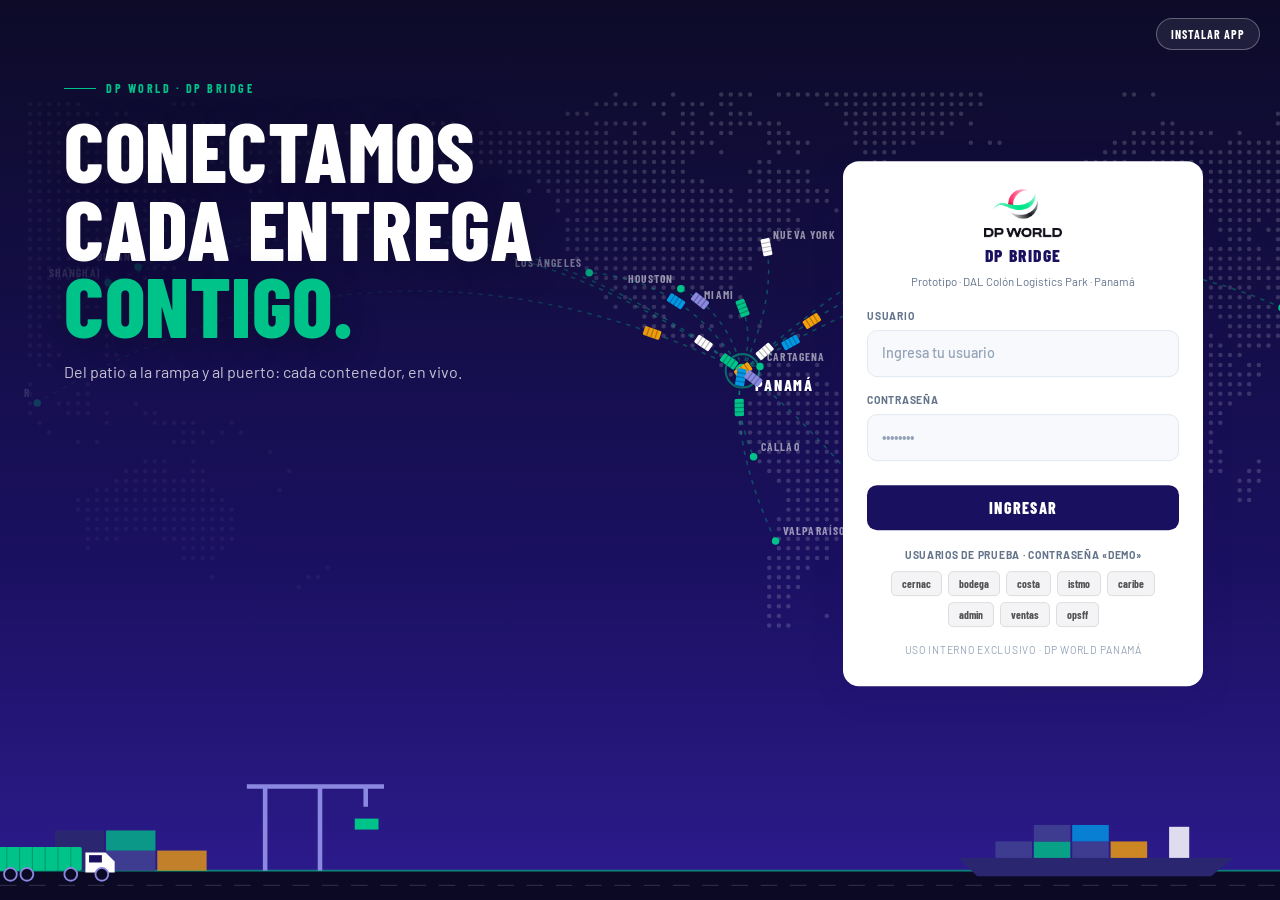
<file: last-mile/prototype/index.html>
<!DOCTYPE html>
<html lang="es">
<head>
<meta charset="UTF-8">
<meta name="viewport" content="width=device-width, initial-scale=1.0">
<title>DP Bridge — DP World</title>
<link rel="stylesheet" href="dpworld.css">
<link rel="manifest" href="manifest.json">
<meta name="theme-color" content="#1A1060">
<link rel="apple-touch-icon" href="apple-touch-icon.png">
<link rel="icon" type="image/png" sizes="32x32" href="favicon-32.png">
<meta name="apple-mobile-web-app-capable" content="yes">
<meta name="mobile-web-app-capable" content="yes">
<meta name="apple-mobile-web-app-title" content="DP Bridge">
</head>
<body class="lm">
<div class="hdr">
  <div class="hdr-l">
    <button type="button" class="hdr-burger" data-act="menu" aria-label="Abrir menú" aria-expanded="false" aria-controls="drawer"><span></span><span></span><span></span></button>
    <div class="hdr-logo"><img src="assets/dpworld-logo-fondo-claro.png" alt="DP World"></div>
    <div>
      <div class="hdr-title">DP WORLD</div>
      <div class="hdr-sub" id="hdr-sub">DP Bridge</div>
    </div>
  </div>
  <div class="hdr-user"><button type="button" class="hdr-btn hdr-install" data-act="install" hidden><span>INSTALAR</span></button><button type="button" class="hdr-btn hdr-theme" data-act="themeToggle" id="themeBtn"></button><span class="hdr-role" id="hdr-role"></span><button class="hdr-logout" data-act="logout">SALIR</button></div>
</div>
<div class="gut"><div class="wrap"><nav class="tabs" role="tablist" aria-label="Secciones" id="roles" hidden></nav></div></div>
<div class="drawer-ov" id="drawerOv" data-act="menuClose" hidden></div>
<nav class="drawer" id="drawer" aria-label="Menú principal" aria-hidden="true">
  <div class="drawer-h"><div class="hdr-logo"><img src="assets/dpworld-logo-fondo-claro.png" alt="DP World"></div><div><div class="hdr-title">DP WORLD</div><div class="hdr-sub">DP Bridge</div></div><button type="button" class="mclose" data-act="menuClose" aria-label="Cerrar menú">×</button></div>
  <div class="drawer-who" id="drawerWho"></div>
  <div class="drawer-items" id="drawerItems"></div>
  <div class="drawer-items drawer-extra"><button type="button" class="drawer-item" data-act="notif" id="drawerNotif"></button></div>
  <div class="drawer-f"><button type="button" class="link" data-act="reset">Reiniciar demo</button><button type="button" class="hdr-logout" data-act="logout">SALIR</button></div>
</nav>
<div class="flow gut"><ol id="flow"></ol></div>
<main class="lm-main gut"><div class="wrap" id="view"></div></main>
<footer class="gut"><div class="wrap"><span>Prototipo navegable · datos de ejemplo · Bodega DP World</span><button class="link" data-act="reset">Reiniciar demo</button></div></footer>
<div class="ov" id="ov" hidden><div class="sheet" id="sheet" role="dialog" aria-modal="true"></div></div>
<div id="toasts" aria-live="polite"></div>
<div class="wa-fab" id="waFab" hidden><div class="wa-menu" id="waMenu" role="menu" aria-label="Contactar a DP World por WhatsApp" hidden></div><button type="button" class="wa-btn" data-act="waOpen" aria-label="Contactar a DP World por WhatsApp" aria-expanded="false" aria-controls="waMenu"><svg viewBox="0 0 32 32" aria-hidden="true"><path fill="currentColor" d="M16 3C8.8 3 3 8.7 3 15.8c0 2.5.7 4.9 2 6.9L3 29l6.5-2c1.9 1 4.1 1.6 6.5 1.6 7.2 0 13-5.7 13-12.8S23.2 3 16 3zm0 23.4c-2.1 0-4.1-.6-5.8-1.7l-.4-.3-3.8 1.2 1.2-3.7-.3-.4a10.5 10.5 0 0 1-1.8-5.7C5.1 9.9 10 5.3 16 5.3s10.9 4.6 10.9 10.5S22 26.4 16 26.4zm6-7.8c-.3-.2-1.9-.9-2.2-1-.3-.1-.5-.2-.7.2l-1 1.2c-.2.2-.4.2-.7.1-.3-.2-1.4-.5-2.6-1.6-1-.9-1.6-1.9-1.8-2.2-.2-.3 0-.5.1-.7l.5-.6.3-.5c.1-.2 0-.4 0-.6l-1-2.4c-.3-.6-.5-.5-.7-.5h-.6c-.2 0-.6.1-.9.4-.3.3-1.2 1.1-1.2 2.7s1.2 3.1 1.4 3.4c.2.2 2.3 3.5 5.6 4.9 2.8 1.1 3.3.9 3.9.8.6-.1 1.9-.8 2.2-1.5.3-.7.3-1.4.2-1.5-.1-.2-.3-.3-.6-.4z"/></svg></button></div>
<div id="vlogin" hidden>
  <button type="button" class="lg-install hdr-install" data-act="install" hidden><span>Instalar app</span></button>
  <div class="lg-map" aria-hidden="true"><svg id="lgMap"></svg></div>
  <div class="lg-hero"><div class="lg-kick">DP World · DP Bridge</div><h1 class="lg-h1"><span>Conectamos</span> <span>cada entrega</span> <em>contigo.</em></h1><p class="lg-lead">Del patio a la rampa y al puerto: cada contenedor, en vivo.</p></div>
  <svg class="lg-scene" viewBox="0 0 1400 150" preserveAspectRatio="xMidYMax slice" aria-hidden="true">
    <rect y="118" width="1400" height="32" fill="#0b0924"/><rect y="117" width="1400" height="2" fill="#00C389" opacity=".6"/>
    <path d="M0 134h1400" stroke="rgba(255,255,255,.18)" stroke-dasharray="18 14"/>
    <g fill="#2a2770"><rect x="60" y="74" width="54" height="22"/><rect x="60" y="96" width="54" height="22"/><rect x="116" y="96" width="54" height="22" fill="#3E3C90"/><rect x="116" y="74" width="54" height="22" fill="#00C389" opacity=".75"/><rect x="172" y="96" width="54" height="22" fill="#f5a20b" opacity=".75"/></g>
    <path d="M290 118V24M350 118V24M270 26h150M400 26v22" stroke="#8a88e0" stroke-width="5" fill="none"/>
    <rect x="388" y="48" width="26" height="12" fill="#00C389"><animate attributeName="y" values="48;80;48" dur="5s" repeatCount="indefinite"/></rect>
    <g><path d="M1040 104h300l-24 20h-256z" fill="#2a2770"/><g fill="#3E3C90"><rect x="1080" y="86" width="40" height="18"/><rect x="1122" y="86" width="40" height="18" fill="#00C389" opacity=".8"/><rect x="1164" y="86" width="40" height="18"/><rect x="1206" y="86" width="40" height="18" fill="#f5a20b" opacity=".8"/><rect x="1122" y="68" width="40" height="18"/><rect x="1164" y="68" width="40" height="18" fill="#0099e6" opacity=".8"/></g><rect x="1270" y="70" width="22" height="34" fill="#fff" opacity=".85"/>
      <animateTransform attributeName="transform" type="translate" values="0 0;60 0;0 0" dur="14s" repeatCount="indefinite"/></g>
    <g><rect x="0" y="92" width="96" height="26" rx="2" fill="#00C389"/><path d="M14 92v26M28 92v26M42 92v26M56 92v26M70 92v26M84 92v26" stroke="rgba(0,0,0,.25)"/><path d="M100 98h22l10 10v12h-32z" fill="#fff"/><rect x="104" y="101" width="14" height="8" fill="#1A1060"/>
      <g fill="#0b0924" stroke="#8a88e0" stroke-width="2"><circle cx="18" cy="122" r="7"/><circle cx="36" cy="122" r="7"/><circle cx="84" cy="122" r="7"/><circle cx="118" cy="122" r="7"/></g>
      <animateTransform attributeName="transform" type="translate" values="-160 0;1500 0" dur="11s" repeatCount="indefinite"/></g>
  </svg>
  <div class="login-card">
    <div class="login-logo">
      <img src="assets/dpworld-logo-fondo-claro.png" alt="DP World">
      <div class="login-sub">DP Bridge</div>
      <div class="login-ref">Prototipo · DAL Colón Logistics Park · Panamá</div>
    </div>
    <div class="lg-err" id="lg-err">Usuario o contraseña incorrectos</div>
    <form id="lgForm" novalidate>
      <div class="lg-fg"><label class="lg-lbl" for="lg-user">Usuario</label><input type="text" class="lg-in" id="lg-user" placeholder="Ingresa tu usuario" autocomplete="username"></div>
      <div class="lg-fg"><label class="lg-lbl" for="lg-pass">Contraseña</label><input type="password" class="lg-in" id="lg-pass" placeholder="••••••••" autocomplete="current-password"></div>
      <button class="lg-btn" type="submit">INGRESAR</button>
    </form>
    <div class="lg-demo"><span class="lg-lbl">Usuarios de prueba · contraseña «demo»</span><div id="lg-demo"></div></div>
    <div class="login-footer">USO INTERNO EXCLUSIVO · DP WORLD PANAMÁ</div>
  </div>
</div>
<script src="login-map.js"></script>
<script>
(function(){
'use strict';
const MIN=60000, HOUR=3600000, KEY='dpw-lastmile-v8';
const ST=[
 {k:'publicado',l:'Publicado'},
 {k:'confirmado',l:'Confirmado · por aprobar'},
 {k:'asignado',l:'Asignado'},
 {k:'retiro',l:'Retiro de vacío'},
 {k:'bodega',l:'Cargado en bodega'},
 {k:'transito',l:'En tránsito'},
 {k:'entregado',l:'Entregado lleno'},
 {k:'devuelto',l:'Devuelto'}];
const IDX=Object.fromEntries(ST.map((s,i)=>[s.k,i]));
const LBL=Object.fromEntries(ST.map(s=>[s.k,s.l]));
/* importación: lleno del puerto → descarga en CLP → devolución del vacío (sin etapa «entregado») */
const isImpo=b=>!!b&&b.tipo==='impo';
const LBL_I={retiro:'Retiro lleno',bodega:'Descargado',transito:'Vacío en camino',devuelto:'Vacío devuelto'};
const SHORT_I={retiro:'Ret. lleno',bodega:'Descarg.',transito:'Vacío',devuelto:'Devuelto'};
const lbl=(b,k)=>(isImpo(b)&&LBL_I[k])||LBL[k];
const stagesOf=b=>isImpo(b)?ST.filter(x=>x.k!=='entregado'):ST;
const ADU=[['bl','Liberación de la naviera (BL)'],['lev','Levante de aduana / DMC']];
const liberado=b=>!isImpo(b)||!!(b.aduana&&b.aduana.bl&&b.aduana.lev);
const tipoTag=b=>isImpo(b)?'<span class="tag tipo impo">Impo</span>':'<span class="tag tipo expo">Expo</span>';
const OWNER={retiro:'transportista',bodega:'bodega',transito:'transportista',entregado:'transportista',devuelto:'transportista'};
const CARRIERS0=[
 {id:'c1',name:'Transportes Costa Atlántica',units:24,chassis:'20\' y 40\'',reefer:true,docVence:Date.now()+200*24*3600000},
 {id:'c2',name:'Logística Istmo Cargo',units:9,chassis:'40\' / 40\'HC',reefer:false,docVence:Date.now()+40*24*3600000},
 {id:'c3',name:'Rutas del Caribe S.A.',units:6,chassis:'20\' y 40\'',reefer:false,docVence:Date.now()-5*24*3600000,docNota:'Póliza de seguro de carga vencida'}];
/* clientes, transportistas y usuarios viven en state (Configuración los edita); estas son copias de lectura rápida */
let CARRIERS=[],CN={},USERS={};
const ACT=()=>CARRIERS.filter(c=>c.active!==false);
const cli=b=>b.clientId||'k1';
const CL=id=>state.clients.find(c=>c.id===id)||{name:'',short:''};
const SIZES=['20\' DV','40\' DV','40\' HC','20\' RF','40\' RF'];
const NAVIERAS=['Maersk','Hapag-Lloyd','CMA CGM','MSC','ONE','Evergreen','COSCO'];
const PICK=['Patio Maersk · MIT','Patio Hapag · CCT','Depot CMA CGM · Coco Solo','Patio MSC · MIT','Depot ONE · CCT'];
const DELIV=['MIT · Manzanillo','CCT · Colón Container Terminal','PPC · Cristóbal'];
const DRIVERS=['José Batista','Ricardo Morán','Luis Castillo','Edwin Pinzón','Abdiel Quintero','Marcos Rodríguez','Iván Sánchez','Félix Ortega'];
const PREFIX={'Maersk':'MSKU','Hapag-Lloyd':'HLXU','CMA CGM':'CMAU','MSC':'MEDU','ONE':'ONEU','Evergreen':'EGHU','COSCO':'CSNU'};
const Date_=s=>new Date(s).getTime(), D=Date_, DAY=24*3600000;
const weekStart=t=>{const d=new Date(t-5*3600000),dw=(d.getUTCDay()+6)%7;return Date.UTC(d.getUTCFullYear(),d.getUTCMonth(),d.getUTCDate()-dw)+5*3600000;};
const SHIFT=Math.round((Date.now()-Date_('2026-10-16T09:00:00-05:00'))/DAY)*DAY;
const rnd=n=>Math.floor(Math.random()*n);
const uid=p=>p+Math.random().toString(36).slice(2,8);
const esc=s=>String(s==null?'':s).replace(/[&<>"']/g,c=>({'&':'&amp;','<':'&lt;','>':'&gt;','"':'&quot;',"'":'&#39;'}[c]));
const fmt=t=>new Date(t).toLocaleString('es-PA',{timeZone:'America/Panama',weekday:'short',day:'2-digit',month:'short',hour:'2-digit',minute:'2-digit',hour12:false}).replace(/,/g,'').replace(/\./g,'');
const hm=t=>new Date(t).toLocaleTimeString('es-PA',{timeZone:'America/Panama',hour:'2-digit',minute:'2-digit',hour12:false});
const ago=t=>{const m=Math.round((Date.now()-t)/MIN);if(m<1)return'ahora';if(m<60)return'hace '+m+' min';const h=Math.floor(m/60);return h<24?'hace '+h+' h '+(m%60)+' min':'hace '+Math.floor(h/24)+' d';};
const cnum=nav=>(PREFIX[nav]||'TCKU')+' '+String(100000+rnd(899999))+'-'+rnd(10);
const plate=()=>'AK'+(1000+rnd(8999));

let state, ui={auth:false,user:'',role:'cliente',carrier:'c1',sec:'main',open:{},rp:'90',calW:0,secOpen:{}};

/* sesión: cada usuario activa solo las vistas de su rol */
const USERS0=[{u:'cernac',role:'cliente',client:'k1',n:'Logística CERNAC'},{u:'bodega',role:'bodega',n:'Bodega CLP'},{u:'costa',role:'transportista',carrier:'c1',n:'Despacho Costa'},{u:'istmo',role:'transportista',carrier:'c2',n:'Despacho Istmo'},{u:'caribe',role:'transportista',carrier:'c3',n:'Despacho Caribe'},{u:'admin',role:'admin',n:'DP World · Admin'},{u:'ventas',role:'ventas',n:'Ventas FF'},{u:'opsff',role:'opsff',n:'Operaciones FF'}];
const WA=[['coord','Coordinación','Retiros, citas, rampas y problemas con un viaje'],['ger','Gerencia','Escalamientos y temas de servicio importantes'],['ventas','Ventas y servicios','Cotizaciones, nuevos servicios y tarifas']];
// WhatsApp necesita el número completo con código de país: un número local de Panamá (8 dígitos) se completa con 507
const waIntl=v=>{let d=(v||'').replace(/\D/g,'');if(/^00/.test(d))d=d.slice(2);else if(!/^\s*\+/.test(v||'')&&d.length<=8)d='507'+d;return d;};
const waFmt=d=>/^507\d{8}$/.test(d)?'+507 '+d.slice(3,7)+'-'+d.slice(7):'+'+d;
const waGrupo=v=>/^https:\/\/chat\.whatsapp\.com\/\w+/.test(v||'');  // enlace de invitación a un grupo
const waNum=k=>k==='coord'?state.settings.auto.tel:(state.settings.wa||{})[k]||'';
function migrate(){
  // freight forwarding: datos de ejemplo y usuarios de ventas y operaciones FF para demos ya guardadas
  if(!state.ffSeeded){const f=seedFF();state.quotes=state.quotes||f.quotes;state.ships=state.ships||f.ships;if(state.users)USERS0.filter(x=>x.role==='ventas'||x.role==='opsff').forEach(x=>{if(!state.users.some(u=>u.u===x.u))state.users.push(Object.assign({pass:'demo',active:true},x));});state.ffSeeded=true;}
  // cotizaciones aceptadas sin embarque (demos anteriores): se crean por reservar
  (state.quotes||[]).forEach(q=>{if(q.status==='aceptada'&&!q.shipId)ffPorReservar(q);});
  // demos guardadas antes del módulo de importación reciben los ejemplos sin perder lo demás
  if(!state.impoSeeded){if(!state.bookings.some(isImpo))state.bookings.push(...seedImpo(Date.now()));state.impoSeeded=true;}
  state.settings.wa=state.settings.wa||{ger:'+507 6000-0001',ventas:'+507 6000-0002'};
  state.carriers=state.carriers||CARRIERS0.map(c=>Object.assign({active:true},c));
  state.clients=state.clients||[{id:'k1',name:'Cervecería Nacional',short:'CERNAC',contacto:'',active:true}];
  state.users=state.users||USERS0.map(x=>Object.assign({pass:'demo',active:true},x));
  syncRef();
  if(ui.auth&&ui.role==='cliente'&&!ui.client)ui.client=(USERS[ui.user]||{}).client||'k1';
}
function syncRef(){CARRIERS=state.carriers;CN=Object.fromEntries(CARRIERS.map(c=>[c.id,c.name]));USERS=Object.fromEntries(state.users.map(x=>[x.u,x]));}
const SECTIONS={cliente:[['main','Bookings Last Mile'],['cotiz','Cotizaciones'],['emb','Embarques'],['cal','Calendario'],['config','Configuración']],ventas:[['cotiz','Cotizaciones'],['emb','Embarques'],['config','Configuración']],opsff:[['emb','Embarques'],['cotiz','Cotizaciones'],['bit','Bitácora'],['config','Configuración']],transportista:[['main','Bookings Last Mile'],['cal','Calendario'],['config','Configuración']],bodega:[['main','Bookings Last Mile'],['cal','Calendario'],['rampas','Rampas'],['emb','Llegadas internacionales'],['bit','Bitácora'],['config','Configuración']],admin:[['main','Panel'],['cotiz','Cotizaciones'],['emb','Embarques'],['cal','Calendario'],['rampas','Rampas'],['reportes','Reportes'],['bit','Bitácora'],['config','Configuración']]};

/* Control de Rampas (bodega CLP): estados de la operación SALIDA mientras el contenedor está en bodega */
const RAMPS=6, BUFFER=16;
const RST={
 ESPERA_RAMPA:{l:'En cola de rampa',s:'ESPERA',c:'#f5a20b',g:'rgba(245,162,11,.4)',p:'wait'},
 PEND_INSP:{l:'Pend. inspección',s:'INSP!',c:'#E8003D',g:'rgba(232,0,61,.5)',p:'off'},
 INSPECCIONADO:{l:'Inspeccionado',s:'INSP OK',c:'#00C389',g:'rgba(0,195,137,.5)',p:'on'},
 P20:{l:'20 % en proceso',s:'20%',c:'#ff6830',g:'rgba(255,104,48,.4)',p:'wait'},
 P50:{l:'50 % en proceso',s:'50%',c:'#f5a20b',g:'rgba(245,162,11,.4)',p:'wait'},
 P100:{l:'100 % completado',s:'100%',c:'#00C389',g:'rgba(0,195,137,.5)',p:'on'},
 BUFFER_POST:{l:'En buffer · sellado',s:'BUFF',c:'rgba(255,255,255,.35)',g:'rgba(255,255,255,.1)',p:'on'}};

/* fecha y hora en que cada contenedor llegó a cada estado (base de la reportería) */
function stamp(c,k,at){(c.t=c.t||{})[k]=at||Date.now();}
function backfill(b){
  // tiempos plausibles para los datos de ejemplo vivos (seed)
  const step={publicado:b.publishedAt,confirmado:b.publishedAt+18*MIN,asignado:b.publishedAt+40*MIN,retiro:b.pickFrom+2*HOUR,bodega:b.pickFrom+9*HOUR,transito:b.pickFrom+12*HOUR,entregado:b.delFrom+3*HOUR,devuelto:b.delFrom+9*HOUR};
  b.containers.forEach(c=>ST.forEach((x,i)=>{if(i<=IDX[c.status]&&!(c.t&&c.t[x.k]))stamp(c,x.k,step[x.k]);}));
}
function mkContainers(n,status,carrierId,nav,opts){
  opts=opts||{};
  return Array.from({length:n},(_,i)=>{
    const c={id:uid('k'),seq:i+1,status:status,carrierId:carrierId||null,confId:opts.confId||null,number:'',driver:'',plate:'',seal:'',loaded:null,proofs:[]};
    if(IDX[status]>=IDX.retiro){c.number=cnum(nav);c.driver=DRIVERS[rnd(DRIVERS.length)];c.plate=plate();c.proofs.push({type:'EIR retiro',name:'EIR_'+c.number.replace(/\W/g,'')+'.pdf',by:'transportista'});}
    if(IDX[status]>=IDX.bodega){c.seal=String(4400000+rnd(99999));c.loaded=opts.boxes||null;c.proofs.push({type:'Foto puerta + sello',name:'sello_'+c.seal+'.jpg',by:'bodega'});}
    if(IDX[status]>=IDX.entregado){c.proofs.push({type:'EIR entrega lleno',name:'EIR_full_'+c.number.replace(/\W/g,'')+'.pdf',by:'transportista'});}
    return c;});
}
function seedImpo(now){
  // importaciones vivas: una en operación, una esperando el levante y una recién publicada
  const H=h=>Math.floor((now+h*HOUR)/HOUR)*HOUR,mk=(n,st,cid,nav)=>mkContainers(n,st,cid,nav).map(c=>{c.number=c.number||cnum(nav);
    c.proofs=[];if(IDX[st]>=IDX.retiro){c.seal=c.seal||String(5500000+rnd(99999));c.proofs.push({type:'EIR retiro lleno',name:'EIR_lleno_'+c.number.replace(/\W/g,'')+'.pdf',by:'transportista'});}
    if(IDX[st]>=IDX.bodega){c.loaded=22;c.recv={wms:'REC-'+(10400+rnd(500)),nov:'Sin novedad',nota:''};c.proofs.push({type:'Foto descarga / novedades',name:'descarga_'+c.number.replace(/\W/g,'')+'.jpg',by:'bodega'});}
    return c;});
  const latas={desc:'Latas de aluminio vacías 355 ml (insumo)',bultos:22,notes:'Descargar con montacargas. Pallets de 2,1 m: no apilar. Revisar film y esquineros.',skus:[]};
  const malta={desc:'Malta de cebada en sacos de 50 kg',bultos:440,notes:'Sacos a piso sobre pallet. Revisar humedad; separar sacos rotos y fotografiar.',skus:[]};
  const I1={id:'i1',tipo:'impo',ref:'MEDU 7781204',naviera:'MSC',size:'40\' HC',qty:6,clientId:'k1',pickFrom:H(-30),pickTo:H(42),pickLoc:DELIV[0],delFrom:H(-6),delTo:H(140),delLoc:PICK[3],
    docs:['BL_MEDU7781204.pdf','Packing_list_MEDU7781204.pdf'],cargo:latas,createdAt:now-40*HOUR,publishedAt:now-40*HOUR,mode:'abierto',hidden:[],declines:[],aduana:{resp:'dp',bl:{at:now-38*HOUR,by:'admin'},lev:{at:now-34*HOUR,by:'admin'}}};
  I1.containers=[].concat(mk(2,'bodega','c2','MSC'),mk(2,'retiro','c2','MSC'),mk(2,'asignado','c2','MSC'));
  I1.containers.forEach((c,i)=>c.seq=i+1);Object.assign(I1.containers[2],{ramp:'P50',rampa:'R5'});Object.assign(I1.containers[3],{ramp:'ESPERA_RAMPA',rampa:null});
  I1.containers.slice(4).forEach(c=>c.cita={at:H(3),by:'c2'});
  const I2={id:'i2',tipo:'impo',ref:'HLCU PAN5520931',naviera:'Hapag-Lloyd',size:'20\' DV',qty:4,clientId:'k1',pickFrom:H(2),pickTo:H(70),pickLoc:DELIV[1],delFrom:H(20),delTo:H(190),delLoc:PICK[1],
    docs:['BL_HLCUPAN5520931.pdf'],cargo:malta,createdAt:now-20*HOUR,publishedAt:now-20*HOUR,mode:'abierto',hidden:[],declines:[],aduana:{resp:'cliente',bl:{at:now-10*HOUR,by:'cliente'},lev:null}};
  I2.containers=mk(4,'asignado','c2','Hapag-Lloyd');I2.containers.forEach((c,i)=>c.seq=i+1);
  const I3={id:'i3',tipo:'impo',ref:'MAEU 9032217',naviera:'Maersk',size:'40\' HC',qty:3,clientId:'k1',pickFrom:H(20),pickTo:H(80),pickLoc:DELIV[0],delFrom:H(40),delTo:H(200),delLoc:PICK[0],
    docs:['BL_MAEU9032217.pdf'],cargo:latas,createdAt:now-20*MIN,publishedAt:now-20*MIN,mode:'abierto',hidden:[],declines:[],aduana:{resp:'dp',bl:null,lev:null}};
  I3.containers=mk(3,'publicado',null,'Maersk');I3.containers.forEach((c,i)=>c.seq=i+1);
  [I1,I2,I3].forEach(b=>{backfill(b);b.containers.forEach(c=>{if(c.t)delete c.t.entregado;});});
  return [I1,I2,I3];
}
function seed(){
  const now=Date.now();
  const D=x=>Date_(x)+SHIFT;
  const atlas={desc:'Cerveza Atlas lata 355 ml',skus:[{sku:'ATL-355-24',d:'Atlas lata 355 ml · caja 24 u',q:1540}],notes:'Carga a piso, sin pallets. 1.540 cajas por 40\'HC. Colocar 4 bolsas de desecante. No mezclar lotes de producción en un mismo contenedor. Foto al 50 % y con puertas cerradas antes de sellar.'};
  const mixto={desc:'Mixto Balboa / Panamá botella retornable',skus:[{sku:'BAL-330-24',d:'Balboa botella 330 ml · caja 24 u',q:900},{sku:'PAN-330-24',d:'Panamá botella 330 ml · caja 24 u',q:600}],notes:'Balboa al fondo, Panamá hacia la puerta. Separador de cartón entre marcas. Máximo 7 cajas de alto.'};
  const vigor={desc:'Malta Vigor lata 355 ml',skus:[{sku:'VIG-355-24',d:'Malta Vigor lata 355 ml · caja 24 u',q:980}],notes:'Contenedor 20\': 980 cajas. Revisar piso del contenedor (limpio y seco) antes de cargar; rechazar si huele a químico.'};
  const b=[];
  const B1={id:'b1',ref:'MAEU 258741963',naviera:'Maersk',size:'40\' HC',qty:21,pickFrom:D('2026-10-16T07:00:00-05:00'),pickTo:D('2026-10-17T12:00:00-05:00'),pickLoc:PICK[0],delFrom:D('2026-10-20T06:00:00-05:00'),delTo:D('2026-10-21T18:00:00-05:00'),delLoc:DELIV[0],docs:['Booking_MAEU258741963.pdf','Release_vacios_Maersk.pdf'],cargo:atlas,createdAt:now-27*MIN,publishedAt:now-25*MIN,mode:'abierto',directTo:null,hidden:[]};
  B1.containers=[].concat(mkContainers(12,'confirmado','c1','Maersk',{confId:'f1'}),mkContainers(5,'confirmado','c3','Maersk',{confId:'f2'}),mkContainers(4,'publicado',null,'Maersk'));
  B1.containers.forEach((c,i)=>c.seq=i+1);
  const B2={id:'b2',ref:'HLCU COL2610458',naviera:'Hapag-Lloyd',size:'40\' HC',qty:8,pickFrom:D('2026-10-16T13:00:00-05:00'),pickTo:D('2026-10-17T12:00:00-05:00'),pickLoc:PICK[1],delFrom:D('2026-10-20T06:00:00-05:00'),delTo:D('2026-10-20T20:00:00-05:00'),delLoc:DELIV[1],docs:['Booking_HLCU_COL2610458.pdf'],cargo:mixto,createdAt:now-74*MIN,publishedAt:now-72*MIN,mode:'abierto',directTo:null,hidden:[]};
  B2.containers=mkContainers(8,'publicado',null,'Hapag-Lloyd');
  const B3={id:'b3',ref:'CMDU PAN0918822',naviera:'CMA CGM',size:'20\' DV',qty:6,pickFrom:D('2026-10-14T07:00:00-05:00'),pickTo:D('2026-10-15T12:00:00-05:00'),pickLoc:PICK[2],delFrom:D('2026-10-15T14:00:00-05:00'),delTo:D('2026-10-16T18:00:00-05:00'),delLoc:DELIV[2],docs:['Booking_CMDU_PAN0918822.pdf','Instrucciones_naviera.pdf'],cargo:vigor,createdAt:now-30*HOUR,publishedAt:now-30*HOUR,mode:'directo',directTo:'c2',hidden:[]};
  B3.containers=[].concat(mkContainers(2,'transito','c2','CMA CGM',{boxes:980}),mkContainers(1,'bodega','c2','CMA CGM',{boxes:980}),mkContainers(3,'retiro','c2','CMA CGM'));
  Object.assign(B3.containers[3],{ramp:'P50',rampa:'R2'});Object.assign(B3.containers[4],{ramp:'PEND_INSP',rampa:'R4'});
  B3.containers.forEach((c,i)=>c.seq=i+1);
  const B4={id:'b4',ref:'MEDU PA7710451',naviera:'MSC',size:'40\' HC',qty:4,pickFrom:D('2026-10-12T07:00:00-05:00'),pickTo:D('2026-10-13T12:00:00-05:00'),pickLoc:PICK[3],delFrom:D('2026-10-14T06:00:00-05:00'),delTo:D('2026-10-14T18:00:00-05:00'),delLoc:DELIV[0],docs:['Booking_MEDU_PA7710451.pdf'],cargo:atlas,createdAt:now-80*HOUR,publishedAt:now-80*HOUR,mode:'directo',directTo:'c1',hidden:[]};
  B4.containers=[].concat(mkContainers(2,'devuelto','c1','MSC',{boxes:1540}),mkContainers(2,'entregado','c1','MSC',{boxes:1540}));
  B4.containers.forEach((c,i)=>c.seq=i+1);
  const B5={id:'b5',ref:'ONEU PTY5562018',naviera:'ONE',size:'40\' DV',qty:10,pickFrom:D('2026-10-17T07:00:00-05:00'),pickTo:D('2026-10-19T12:00:00-05:00'),pickLoc:PICK[4],delFrom:D('2026-10-21T06:00:00-05:00'),delTo:D('2026-10-21T18:00:00-05:00'),delLoc:DELIV[1],docs:['Booking_ONEU_PTY5562018.pdf'],cargo:mixto,createdAt:now-9*MIN,publishedAt:now-8*MIN,mode:'directo',directTo:'c1',hidden:[]};
  B5.containers=mkContainers(10,'publicado',null,'ONE');
  const B6={id:'b6',ref:'CSNU SHA4471026',naviera:'COSCO',size:'40\' HC',qty:6,pickFrom:D('2026-10-17T07:00:00-05:00'),pickTo:D('2026-10-18T12:00:00-05:00'),pickLoc:PICK[1],delFrom:D('2026-10-20T06:00:00-05:00'),delTo:D('2026-10-20T20:00:00-05:00'),delLoc:DELIV[1],docs:['Booking_CSNU_SHA4471026.pdf'],cargo:atlas,createdAt:now-2*DAY,publishedAt:now-2*DAY+HOUR,mode:'directo',directTo:'c1',hidden:[]};
  B6.containers=mkContainers(6,'asignado','c1','COSCO');
  B6.containers.slice(0,4).forEach(c=>c.cita={at:D('2026-10-17T08:00:00-05:00'),by:'c1'});
  B6.containers[0].turno={at:D('2026-10-17T10:00:00-05:00'),rampa:'R1',dur:2};B6.containers[1].turno={at:D('2026-10-17T10:00:00-05:00'),rampa:'R3',dur:2};
  B3.containers.slice(3).forEach(c=>c.cita={at:B3.pickFrom+2*HOUR,by:'c2'});
  B3.containers[3].turno={at:B3.pickFrom+4*HOUR,rampa:'R2',dur:2};B3.containers[4].turno={at:B3.pickFrom+5*HOUR,rampa:'R4',dur:2};
  B1.containers.filter(c=>c.confId==='f1').forEach(c=>{c.status='asignado';stamp(c,'asignado',now-6*MIN);});
  B6.pickFrom=Math.floor((now-6*HOUR)/HOUR)*HOUR;B6.containers.slice(4).forEach(c=>c.cita={at:B6.pickFrom+HOUR,by:'c1'});
  b.push(B5,B1,B2,B3,B4,B6);
  b.forEach(backfill);
  b.push(...seedImpo(now));
  const hist=seedHistory(now,{atlas:atlas,mixto:mixto,vigor:vigor});
  const MOT={t:['Avisó: falla mecánica del cabezal','Avisó: sin chofer disponible','Avisó: sin chasis del tamaño'],dp:['No se presentó a la cita','Chofer o unidad no cumple'],c:['Naviera canceló el booking','Cambio de buque']};
  const incid=hist.filter((x,i)=>i%5===2).map((x,i)=>{const ty=['t','dp','c','t'][i%4],cid=ty==='c'?null:(i%3===0?'c3':i%3===1?'c2':'c3');return {type:ty==='c'?'c':'dp',origen:ty==='t'?'t':ty==='dp'?'dp':'c',carrierId:cid,bookingId:x.id,ref:x.ref,n:1+(i%3),motivo:MOT[ty][i%MOT[ty].length],at:x.pickFrom-(ty==='c'?20:4)*HOUR};});
  return {settings:{mode:'abierto',preferred:'c1',auto:{on:true,perf:95,revert:15,noShowH:3,reopenMin:30,tel:'+507 6000-0000'}},bookings:b,hist:hist,incid:incid,
    confs:[{id:'f1',bookingId:'b1',carrierId:'c1',qty:12,units:12,note:'12 cabezales con chasis 40\' disponibles desde vie 06:00.',at:now-6*MIN,status:'auto'},
           {id:'f2',bookingId:'b1',carrierId:'c3',qty:5,units:5,note:'Podemos cubrir 5 el sábado en la mañana.',at:now-3*MIN,status:'pendiente'}],
    log:[{at:now-3*MIN,t:'Rutas del Caribe confirmó 5 contenedores de MAEU 258741963'},{at:now-6*MIN,t:'Costa Atlántica confirmó 12 contenedores de MAEU 258741963'},{at:now-8*MIN,t:'CERNAC creó ONEU PTY5562018 · 10 × 40\' DV · directo a Costa Atlántica'},{at:now-25*MIN,t:'CERNAC creó MAEU 258741963 · 21 × 40\' HC · publicado abierto'},{at:now-72*MIN,t:'CERNAC creó HLCU COL2610458 · 8 × 40\' HC · publicado abierto'}]};
}
/* archivos adjuntos: IndexedDB del navegador (sobreviven a recargas; localStorage no alcanza para PDF) */
const FILES=(()=>{let db=null;
  const open=()=>db||(db=new Promise((res,rej)=>{const r=indexedDB.open('dpw-lastmile-archivos',1);r.onupgradeneeded=()=>r.result.createObjectStore('f');r.onsuccess=()=>res(r.result);r.onerror=()=>rej(r.error);}));
  const tx=(modo,fn)=>open().then(d=>new Promise((res,rej)=>{const t=d.transaction('f',modo),q=fn(t.objectStore('f'));t.oncomplete=()=>res(q&&q.result);t.onerror=()=>rej(t.error);}));
  return {put:(k,v)=>tx('readwrite',st=>st.put(v,k)),get:k=>tx('readonly',st=>st.get(k)),clear:()=>tx('readwrite',st=>st.clear())};})();
const MAX_MB=10;
const isPdf=f=>f.type==='application/pdf'||/\.pdf$/i.test(f.name);
function samplePdf(lines){
  // PDF mínimo (una página, Helvetica) para los documentos de los datos de ejemplo
  const t=x=>String(x).normalize('NFD').replace(/[\u0300-\u036f]/g,'').replace(/[^\x20-\x7e]/g,'-').replace(/[\\()]/g,'\\$&');
  const body='BT /F1 18 Tf 56 740 Td ('+t(lines[0])+') Tj /F1 11 Tf'+lines.slice(1).map(l=>' 0 -24 Td ('+t(l)+') Tj').join('')+' ET';
  const objs=['<< /Type /Catalog /Pages 2 0 R >>','<< /Type /Pages /Kids [3 0 R] /Count 1 >>',
    '<< /Type /Page /Parent 2 0 R /MediaBox [0 0 612 792] /Resources << /Font << /F1 4 0 R >> >> /Contents 5 0 R >>',
    '<< /Type /Font /Subtype /Type1 /BaseFont /Helvetica >>','<< /Length '+body.length+' >>\nstream\n'+body+'\nendstream'];
  let out='%PDF-1.4\n';const offs=objs.map((o,i)=>{const at=out.length;out+=(i+1)+' 0 obj\n'+o+'\nendobj\n';return at;});
  const xref=out.length;
  out+='xref\n0 '+(objs.length+1)+'\n0000000000 65535 f \n'+offs.map(o=>String(o).padStart(10,'0')+' 00000 n \n').join('')+'trailer\n<< /Size '+(objs.length+1)+' /Root 1 0 R >>\nstartxref\n'+xref+'\n%%EOF';
  return new Blob([out],{type:'application/pdf'});
}
async function downloadDoc(key,name,ref){
  let blob=null;try{blob=await FILES.get(key);}catch(e){}
  if(!blob){blob=samplePdf(['DP World · DP Bridge','Documento de ejemplo: '+name,'Booking: '+ref,'Generado por el prototipo: el archivo original no se subió en esta demo.']);name=name.replace(/\.[^.]+$/,'')+'_ejemplo.pdf';}
  bajar(blob,name);
}

/* historial archivado de ejemplo (~11 semanas): alimenta la reportería, no aparece en las listas operativas.
   Aleatorio con semilla fija: los números son estables entre reinicios. */
function seedHistory(now,cargos){
  let a=20261018;const r=()=>{a|=0;a=a+0x6D2B79F5|0;let t=Math.imul(a^a>>>15,1|a);t=t+Math.imul(t^t>>>7,61|t)^t;return ((t^t>>>14)>>>0)/4294967296;};
  const pick=arr=>arr[Math.floor(r()*arr.length)], between=(x,y)=>x+r()*(y-x);
  const Q={c1:{late:.03,ret:.99,ent:.985,prf:.98,dec:.03,force:.02},c2:{late:.09,ret:.95,ent:.94,prf:.92,dec:.08,force:.05},c3:{late:.18,ret:.88,ent:.9,prf:.85,dec:.16,force:.08}};
  const wCarrier=()=>{const x=r();return x<.5?'c1':x<.8?'c2':'c3';};
  const wSize=()=>{const x=r();return x<.6?'40\' HC':x<.8?'40\' DV':'20\' DV';};
  const out=[], monday=weekStart(now);
  for(let w=11;w>=1;w--){
    const ws=monday-w*7*DAY, nb=2+Math.floor(r()*3);
    for(let k=0;k<nb;k++){
      const nav=pick(NAVIERAS), size=wSize(), qty=2+Math.floor(r()*9), main=wCarrier();
      const pickFrom=ws+Math.floor(r()*5)*DAY+7*HOUR, pub=pickFrom-between(20,60)*HOUR;
      const b={id:'h'+w+'_'+k,hist:true,ref:(PREFIX[nav]||'TCKU').slice(0,4)+' '+String(Math.floor(100000000+r()*899999999)),naviera:nav,size:size,qty:qty,
        pickFrom:pickFrom,pickTo:pickFrom+29*HOUR,pickLoc:pick(PICK),delFrom:pickFrom+3*DAY-HOUR,delTo:pickFrom+3*DAY+between(12,36)*HOUR,delLoc:pick(DELIV),
        docs:['Booking_'+nav.replace(/\W/g,'')+'.pdf'],cargo:size.indexOf('20')===0?cargos.vigor:pick([cargos.atlas,cargos.mixto]),createdAt:pub-HOUR,publishedAt:pub,mode:'abierto',directTo:null,hidden:[],declines:[],containers:[]};
      ['c1','c2','c3'].forEach(cid=>{if(cid!==main&&r()<Q[cid].dec*2)b.declines.push({carrierId:cid,at:pub+between(5,50)*MIN});});
      const split=r()<.15?wCarrier():null, conf={};
      [main,split].filter(Boolean).forEach(cid=>{const q=Q[cid];conf[cid]=r()<q.force?null:(r()<q.late?between(61,180):between(5,55));});
      for(let i=0;i<qty;i++){
        const cid=split&&i>=Math.ceil(qty/2)?split:main, q=Q[cid];
        const c={id:b.id+'k'+i,seq:i+1,status:'devuelto',carrierId:cid,confId:null,number:(PREFIX[nav]||'TCKU')+' '+String(100000+Math.floor(r()*899999))+'-'+Math.floor(r()*10),
          driver:pick(DRIVERS),plate:'AK'+(1000+Math.floor(r()*8999)),seal:String(4400000+Math.floor(r()*99999)),loaded:null,proofs:[],t:{publicado:pub}};
        if(conf[cid]===null){c.t.asignado=pub+between(70,150)*MIN;}
        else{c.confId='hist';c.t.confirmado=pub+conf[cid]*MIN;c.t.asignado=c.t.confirmado+between(10,40)*MIN;}
        c.t.retiro=r()<q.ret?b.pickFrom+between(0,26)*HOUR:b.pickTo+between(1,10)*HOUR;
        c.t.bodega=c.t.retiro+between(3,10)*HOUR;c.t.transito=c.t.bodega+between(1,4)*HOUR;
        c.t.entregado=r()<q.ent?Math.max(c.t.transito+HOUR,b.delFrom+between(0,6)*HOUR):b.delTo+between(1,12)*HOUR;
        c.t.devuelto=c.t.entregado+between(4,24)*HOUR;
        const pr=[['EIR retiro','transportista'],['Foto puerta + sello','bodega'],['EIR entrega lleno','transportista']];
        if(r()>q.prf)pr.splice(Math.floor(r()*3),1);
        c.proofs=pr.map(x=>({type:x[0],name:x[0].replace(/\W+/g,'_')+'_'+c.number.replace(/\W/g,'')+'.pdf',by:x[1]}));
        b.containers.push(c);
      }
      out.push(b);
    }
  }
  return out;
}

function save(){try{localStorage.setItem(KEY,JSON.stringify({state:state,ui:ui}));}catch(e){}}
function load(){try{const r=JSON.parse(localStorage.getItem(KEY)||'null');if(r&&r.state&&r.state.bookings){state=r.state;state.hist=state.hist||[];state.incid=state.incid||[];state.settings.auto=state.settings.auto||{on:true,perf:95,revert:15,noShowH:3,reopenMin:30,tel:'+507 6000-0000'};ui=Object.assign(ui,r.ui||{});ui.open=ui.open||{};ui.secOpen=ui.secOpen||{};}}catch(e){state=null;}if(!state||!state.bookings)state=seed();migrate();}
function log(t,refs){state.log.unshift({at:Date.now(),t:t,u:ui.auth?ui.user:'',r:ui.auth?ui.role:'',refs:(refs||[]).filter(Boolean)});state.log=state.log.slice(0,3000);}
const numsDe=cs=>cs.map(c=>c.number).filter(Boolean);

/* derived */
const B=id=>state.bookings.find(x=>x.id===id);
const deadline=b=>b.publishedAt+(b.slaMin||60)*MIN;
const openCount=b=>b.containers.filter(c=>c.status==='publicado').length;
const expired=b=>openCount(b)>0&&Date.now()>deadline(b);
function counts(b){const o={};ST.forEach(s=>o[s.k]=0);b.containers.forEach(c=>o[c.status]++);return o;}
function minIdx(b){return Math.min.apply(null,b.containers.map(c=>IDX[c.status]));}
function stagePill(b,role){
  const ct=counts(b);
  if(ct.devuelto===b.containers.length) return '<span class="cli-badge on">Completado</span>';
  if(role==='cliente'){
    if(ct.publicado+ct.confirmado>0) return '<span class="cli-badge wait">Programando transporte</span>';
    if(!liberado(b)&&minIdx(b)<=IDX.asignado) return '<span class="cli-badge wait">Pendiente de liberación</span>';
    const k=ST[minIdx(b)].k; return '<span class="cli-badge '+(IDX[k]>=IDX.entregado?'on':'tr')+'">'+(k==='asignado'?'Transporte asignado':lbl(b,k))+'</span>';}
  if(expired(b)) return '<span class="cli-badge off">Vencido sin cubrir</span>';
  if(ct.publicado>0) return '<span class="cli-badge wait">Publicado · '+ct.publicado+' sin cubrir</span>';
  if(ct.confirmado>0) return '<span class="cli-badge wait">Por aprobar</span>';
  if(!liberado(b)&&minIdx(b)<=IDX.asignado) return '<span class="cli-badge wait">Pendiente de liberación</span>';
  const k=ST[minIdx(b)].k; return '<span class="cli-badge '+(IDX[k]>=IDX.entregado?'on':'tr')+'">'+lbl(b,k)+'</span>';
}
function bar(b){
  const ct=counts(b),n=b.containers.length;
  return '<div class="bar" role="img" aria-label="Avance por estado">'+ST.map((s,i)=>ct[s.k]?'<span style="width:'+(ct[s.k]/n*100)+'%;background:var(--seg-'+i+')" title="'+esc(lbl(b,s.k))+': '+ct[s.k]+'"></span>':'').join('')+'</div>'+
   '<div class="legend">'+ST.map((s,i)=>ct[s.k]?'<span><i style="background:var(--seg-'+i+')"></i>'+esc(lbl(b,s.k))+' <b class="num">'+ct[s.k]+'</b></span>':'').join('')+'</div>';
}
function clock(b){if(!openCount(b))return'';return '<span class="clock" data-dl="'+deadline(b)+'"><span></span></span>';}
function tickClocks(){
  document.querySelectorAll('[data-dl]').forEach(el=>{
    const left=+el.dataset.dl-Date.now(), s=el.querySelector('span');
    el.classList.toggle('warn',left>0&&left<15*MIN); el.classList.toggle('over',left<=0);
    if(left>0){const m=Math.floor(left/MIN),sec=Math.floor(left%MIN/1000);s.textContent=m+':'+String(sec).padStart(2,'0')+' para confirmar';}
    else s.textContent='Plazo de 1 h vencido · '+ago(+el.dataset.dl).replace('hace ','hace ');
  });
}
function aduanaHtml(b){
  // checklist de liberación: lo marca DP World o el cliente según quién hace el trámite
  if(!isImpo(b))return '';const a=b.aduana||{},quien=a.resp==='cliente'?'el cliente':'DP World',puede=ui.role==='admin'||(ui.role==='cliente'&&a.resp==='cliente');
  return '<div class="adu'+(liberado(b)?' ok':'')+'"><div class="adu-h"><span class="flbl">Liberación para retirar del puerto</span><span class="muted">Trámite: '+quien+'</span></div>'+
    ADU.map(x=>{const v=a[x[0]];return '<div class="adu-i'+(v?' ok':'')+'"><span class="adu-ck" aria-hidden="true"></span><span>'+x[1]+(v?' <span class="muted">· '+fmt(v.at)+'</span>':'')+'</span>'+(!v&&puede?'<button class="btn-p btn-green inl" data-act="adu" data-id="'+b.id+'" data-k="'+x[0]+'">Marcar listo</button>':!v?'<span class="cli-badge wait">Pendiente</span>':'')+'</div>';}).join('')+
    (liberado(b)?'':'<p class="muted" style="margin:0;font-size:12px">El transportista puede confirmar y agendar, pero no marcar el retiro hasta que ambos estén listos.</p>')+'</div>';
}
function windows(b){
  if(isImpo(b))return '<div class="win"><div><span class="flbl">Retiro lleno · puerto</span><span class="t">'+fmt(b.pickFrom)+' → '+fmt(b.pickTo)+'</span><span class="loc">'+esc(b.pickLoc)+' · almacenaje libre hasta '+fmt(b.pickTo)+'</span></div>'+
    '<div><span class="flbl">Devolución de vacío</span><span class="t">'+fmt(b.delFrom)+' → '+fmt(b.delTo)+'</span><span class="loc">'+esc(b.delLoc)+' · retención libre hasta '+fmt(b.delTo)+'</span></div></div>'+plazosHtml(b)+aduanaHtml(b);
  return '<div class="win"><div><span class="flbl">Retiro de vacío</span><span class="t">'+fmt(b.pickFrom)+' → '+fmt(b.pickTo)+'</span><span class="loc">'+esc(b.pickLoc)+'</span></div>'+
    '<div><span class="flbl">Entrega lleno</span><span class="t">'+fmt(b.delFrom)+' → '+fmt(b.delTo)+'</span><span class="loc">'+esc(b.delLoc)+'</span></div></div>'+plazosHtml(b);
}
function idRow(b,extra){return '<div class="bk-id"><span class="bk-ref">'+esc(b.ref)+'</span>'+tipoTag(b)+'<span class="tag size">'+b.qty+' × '+esc(b.size)+'</span><span class="tag">'+esc(b.naviera)+'</span>'+(extra||'')+'</div>';}
function docBtn(key,name,ref,label){return '<button type="button" class="doc" data-act="doc" data-k="'+esc(key)+'" data-n="'+esc(name)+'" data-r="'+esc(ref)+'" title="Descargar '+esc(name)+'">'+esc(label||name)+'</button>';}
function docsHtml(b){const list=b.docs||[];if(!list.length)return'<span class="muted">Sin documentos</span>';return '<div class="docs">'+list.map(n=>docBtn(b.id+'/'+n,n,b.ref)).join('')+'</div>';}
function cargoHtml(b,full){
  const c=b.cargo||{};
  if(isImpo(b))return '<div class="cargo"><div class="row" style="justify-content:space-between"><span class="flbl">Mercancía · solo bodega y DP World</span></div><strong>'+esc(c.desc||'—')+'</strong>'+
    (c.bultos?'<div class="muted">'+c.bultos.toLocaleString('es-PA')+' bultos esperados por contenedor (packing list en documentos)</div>':'')+
    (c.notes?'<div class="note"><b>Instrucciones de descarga:</b> '+esc(c.notes)+'</div>':'')+'<div class="lock">La recepción detallada por SKU se registra en el WMS; aquí solo coordinación y visibilidad.</div></div>';
  return '<div class="cargo"><div class="row" style="justify-content:space-between"><span class="flbl">Detalle de carga · solo bodega y DP World</span></div>'+
    '<strong>'+esc(c.desc||'—')+'</strong>'+
    '<ul>'+(c.skus||[]).map(s=>'<li><span class="sku">'+esc(s.sku)+'</span><span>'+esc(s.d)+'</span><span class="muted num">'+(s.q?s.q.toLocaleString('es-PA')+' cajas / cont.':'')+'</span></li>').join('')+'</ul>'+
    (c.notes?'<div class="note"><b>Instrucciones especiales:</b> '+esc(c.notes)+'</div>':'')+'</div>';
}

/* rampas */
const rs=c=>c.status==='retiro'?(c.ramp||'ESPERA_RAMPA'):c.status==='bodega'?'BUFFER_POST':null;
function allC(){const o=[];state.bookings.forEach(b=>b.containers.forEach(c=>o.push({b:b,c:c})));return o;}
const rampOcc=r=>allC().find(x=>x.c.status==='retiro'&&x.c.rampa===r);
const freeRamps=()=>Array.from({length:RAMPS},(_,i)=>'R'+(i+1)).filter(r=>!rampOcc(r));
const cola=()=>allC().filter(x=>rs(x.c)==='ESPERA_RAMPA');
const RST_I={PEND_INSP:'Revisar sello',INSPECCIONADO:'Sello OK',P20:'20 % descargado',P50:'50 % descargado',P100:'100 % descargado',BUFFER_POST:'Vacío listo'};
const rampLbl=(c,b)=>{const k=rs(c);return (isImpo(b)&&RST_I[k])||RST[k].l;};
function rampBadge(c,b){const k=rs(c);return '<span class="cli-badge '+RST[k].p+'">'+(c.rampa?c.rampa+' · ':'')+rampLbl(c,b)+'</span>';}

/* filas de booking: prioridad + tracking */
const SHORT={publicado:'Publ.',confirmado:'Conf.',asignado:'Asig.',retiro:'Retiro',bodega:'Bodega',transito:'Tráns.',entregado:'Entreg.',devuelto:'Dev.'};
const TONE=k=>IDX[k]<=1?'wait':IDX[k]>=6?'on':'tr';
function prio(b){
  const ct=counts(b),n=b.containers.length;
  if(isImpo(b)){if(ct.publicado+ct.confirmado+ct.asignado>0)return {t:b.pickFrom,end:b.pickTo,l:'Retiro lleno'};
    if(ct.devuelto<n)return {t:b.delFrom,end:b.delTo,l:'Devolución vacío'};return {t:b.delTo,end:b.delTo,l:'Devuelto',done:true};}
  if(ct.publicado+ct.confirmado+ct.asignado>0)return {t:b.pickFrom,end:b.pickTo,l:'Retiro vacío'};
  if(ct.entregado+ct.devuelto<n)return {t:b.delFrom,end:b.delTo,l:'Entrega lleno'};
  return {t:b.delTo,end:b.delTo,l:'Entregado',done:true};
}
function byPrio(list){return list.slice().sort((a,b)=>{const x=prio(a),y=prio(b);return x.done!==y.done?(x.done?1:-1):x.done?y.t-x.t:x.t-y.t;});}
function rel(t){const m=Math.round((t-Date.now())/MIN),a=Math.abs(m),h=Math.floor(a/60),d=Math.floor(h/24);const v=a<60?a+' min':h<48?h+' h':d+' d';return m<0?'hace '+v:'en '+v;}
const fCorto=t=>new Date(t).toLocaleDateString('es-PA',{timeZone:'America/Panama',day:'numeric',month:'short'}).replace(/\./g,'');
function trkFecha(b,k,done){
  // etapa cumplida: fecha en que la cumplió el último contenedor; pendiente: la fecha comprometida de la ventana
  const ts=b.containers.map(c=>(c.t||{})[k]).filter(Boolean);
  if(done&&ts.length)return '<small class="trk-d">'+fCorto(Math.max(...ts))+'</small>';
  const imp=isImpo(b),plan=k==='retiro'?(imp?['libre',b.pickTo]:['desde',b.pickFrom]):(k==='entregado'&&!imp)||(k==='devuelto'&&imp)?['hasta',b.delTo]:null;
  return plan?'<small class="trk-d plan'+(Date.now()>plan[1]&&plan[0]!=='desde'?' late':'')+'">'+plan[0]+' '+fCorto(plan[1])+'</small>':'<small class="trk-d"></small>';
}
function trk(b){
  const ct=counts(b),n=b.containers.length,mx=Math.max.apply(null,b.containers.map(c=>IDX[c.status]));
  const imp=isImpo(b);
  return '<div class="trk" role="img" aria-label="'+esc(stagesOf(b).filter(x=>ct[x.k]).map(x=>lbl(b,x.k)+': '+ct[x.k]).join(' · '))+'">'+stagesOf(b).map(x=>{const i=IDX[x.k];
    const done=b.containers.every(c=>IDX[c.status]>i)&&!ct[x.k], cur=ct[x.k]>0;
    return '<span class="trk-c'+(i<=mx?' on':'')+'"><span class="pip-d '+(done?'done':cur?'cur '+TONE(x.k):'fut')+'" title="'+esc(lbl(b,x.k))+': '+ct[x.k]+'">'+(cur?ct[x.k]:'')+'</span><small class="trk-l'+(cur?' cur':'')+'">'+((imp&&SHORT_I[x.k])||SHORT[x.k])+'</small>'+trkFecha(b,x.k,done)+'</span>';}).join('')+'</div>';
}
function bkRows(sec,list,body,right,alert){
  if(!list.length)return '';
  return '<div class="bkl"><div class="bkl-h" aria-hidden="true"><span></span><span>Prioridad · desde / hasta</span><span>Booking</span><span class="trk-key">Avance · <b>verde</b> todos pasaron la etapa · <b>número</b> contenedores en esa etapa ahora</span><span>Estado</span></div>'+
   byPrio(list).map(b=>{const k=sec+':'+b.id,p=prio(b),now=Date.now(),open=now>=p.t,closed=now>p.end;
    const tone=p.done?'done':closed?'over':(open||p.t-now<24*HOUR)?'soon':'';
    const st=closed?'cerrada '+rel(p.end):open?'abierta · cierra '+rel(p.end):'empieza '+rel(p.t);
    return '<details class="bkr'+((alert&&alert(b))?' alert':'')+'" data-key="'+k+'"'+(ui.open[k]?' open':'')+'><summary class="bkr-s">'+
     '<span class="bkr-chev" aria-hidden="true">›</span>'+
     (p.done?'<span class="bkr-p done"><b>Completado</b><span>'+(isImpo(b)?'Vacío devuelto':'Entrega lleno')+' · '+fmt(p.end)+'</span></span>':
      '<span class="bkr-p '+tone+'"><span class="bkr-pl">'+p.l+'</span><b>'+fmt(p.t)+'</b><span>hasta '+fmt(p.end)+'</span><span class="bkr-st">'+st+'</span></span>')+
     '<span class="bkr-id"><span class="bk-ref">'+esc(b.ref)+'</span><span class="bkr-tags">'+tipoTag(b)+'<span class="tag size">'+b.qty+' × '+esc(b.size)+'</span><span class="tag">'+esc(b.naviera)+'</span></span></span>'+
     trk(b)+'<span class="bkr-r">'+right(b)+'</span></summary><div class="bkr-b">'+body(b)+'</div></details>';}).join('')+'</div>';
}

/* attention badges */
function attention(){
  const a={cliente:0,bodega:0,transportista:0,admin:0};
  state.bookings.forEach(b=>{
    b.containers.forEach(c=>{if(c.status==='retiro')a.bodega++;});
    if(openCount(b)&&!expired(b)&&(b.mode==='abierto'||b.directTo===ui.carrier)&&b.hidden.indexOf(ui.carrier)<0)a.transportista++;
    if(expired(b))a.admin++;});
  a.admin+=state.confs.filter(f=>f.status==='pendiente').length+noShows().length;
  return a;
}
function renderRoles(){
  const secs=SECTIONS[ui.role]||[], nav=document.getElementById('roles');
  const qn=st=>misQ().filter(q=>st.indexOf(qSt(q))>=0).length,sAtt=()=>state.ships.filter(s=>!ffDone(s)&&(ffLate(s)||ffStale(s))).length;
  const badge={bodega:{rampas:cola().length,cal:sinTurno().length},transportista:{cal:sinCita().length},admin:{main:attention().admin,cotiz:qn(['solicitada'])},cliente:{cotiz:qn(['cotizada','info'])},ventas:{cotiz:qn(['solicitada','cotizando'])},opsff:{emb:sAtt()+state.ships.filter(s=>s.pend&&!ffStale(s)).length}}[ui.role]||{};
  nav.hidden=true;
  document.getElementById('drawerItems').innerHTML=secs.map(x=>'<button type="button" class="drawer-item'+(ui.sec===x[0]?' active':'')+'" data-act="sec" data-k="'+x[0]+'"'+(ui.sec===x[0]?' aria-current="page"':'')+'><span>'+x[1]+'</span>'+(badge[x[0]]?'<span class="badge">'+badge[x[0]]+'</span>':'')+'</button>').join('');
  const cur=(secs.find(x=>x[0]===ui.sec)||secs[0]||[])[1];
  document.getElementById('hdr-sub').textContent='DP Bridge'+(cur?' · '+cur:'');
  const tot=Object.keys(badge).reduce((n,k)=>n+(badge[k]||0),0),bg=document.querySelector('.hdr-burger');
  bg.classList.toggle('has-badge',tot>0);bg.dataset.n=tot||'';
  nav.innerHTML=secs.length<2?'':secs.map(x=>'<button class="tab'+(ui.sec===x[0]?' active':'')+'" role="tab" aria-selected="'+(ui.sec===x[0])+'" data-act="sec" data-k="'+x[0]+'">'+x[1]+(badge[x[0]]?'<span class="badge">'+badge[x[0]]+'</span>':'')+'</button>').join('');
  document.getElementById('hdr-role').textContent=ui.role==='transportista'?CN[ui.carrier]:ui.role==='cliente'?'Cliente · '+CL(ui.client).short:(USERS[ui.user]||{}).n||ui.role;
  document.getElementById('drawerNotif').innerHTML='<span>Notificaciones</span><span class="ntf-tag'+(pushOn()?' on':'')+'">'+(pushOn()?'Activas':'Activar')+'</span>';
  document.getElementById('drawerWho').innerHTML='<span class="flbl">Sesión</span><b>'+esc(document.getElementById('hdr-role').textContent)+'</b>';
  const steps=[['cliente','Cliente crea booking'],['transportista','Transportista confirma ≤ 1 h'],['admin','DP World aprueba'],['transportista','Retiro de vacío → cola de rampa'],['bodega','Rampa: inspección, carga y sello'],['transportista','Entrega lleno y devuelve'],['cliente','Cliente ve todo bajo DP World']];
  document.getElementById('flow').innerHTML=steps.map((s,i)=>'<li class="'+(s[0]===ui.role?'on':'')+'"><b>'+(i+1)+'</b>'+s[1]+'</li>').join('');
}
/* ===== CLIENTE ===== */
function cliSecs(body){
  // bookings del cliente separados por avance, cada grupo ordenado por prioridad
  const prog=[],op=[],done=[];
  misBk().forEach(b=>{const c=counts(b);if(c.entregado+c.devuelto===b.containers.length)done.push(b);else if(c.publicado+c.confirmado>0)prog.push(b);else op.push(b);});
  const sec=(t,k,l,e)=>'<div class="sec"><div class="psect-hdr"><h2 class="psect-title">'+t+'</h2><span class="psect-cnt">'+l.length+'</span></div>'+(l.length?bkRows(k,l,body,b=>stagePill(b,'cliente')):'<div class="empty">'+e+'</div>')+'</div>';
  return sec('Programando transporte','clip',prog,'Nada por programar.')+sec('En operación','clio',op,'Sin bookings en operación.')+sec('Completados','clid',done,'Aún no hay bookings completados.');
}
function cliCard(b){return '<article class="bk">'+windows(b)+'<div class="bk-main">'+idRow(b)+'<div class="bk-meta"><span>Mercancía <strong>'+esc((b.cargo||{}).desc||'—')+'</strong></span><span>Transportista <strong>DP World</strong></span></div>'+bar(b)+'</div>'+
   '<div class="bk-foot">'+stagePill(b,'cliente')+'<div class="acts">'+(b.containers.some(c=>IDX[c.status]<=IDX.asignado)?'<button class="btn-p btn-red inl" data-act="cliCancel" data-id="'+b.id+'">Cancelar contenedores</button>':'')+'<button class="btn-p btn-navy inl" data-act="detail" data-id="'+b.id+'">Ver contenedores</button></div></div></article>';}
function vCliente(){
  if(kbVista()==='tab')return kbView('Bookings Last Mile',esc(CL(ui.client).name)+' · cada tarjeta es un booking; el color dice si va bien. Toca una para ver sus contenedores.','<button class="btn-p btn-green inl" data-act="new">Nuevo booking Last Mile</button>',kbBookings('cliente'));
  let pr=0,asg=0,ruta=0,ent=0;
  misBk().forEach(b=>b.containers.forEach(c=>{const i=IDX[c.status];if(i<=1)pr++;else if(i===2)asg++;else if(i<=5)ruta++;else ent++;}));
  return '<section class="view"><div class="vhead"><div><h1 class="sc-title">Mis bookings Last Mile</h1><p class="sc-sub">'+esc(CL(ui.client).name)+' · Transporte de contenedores operado por DP World. Crea el booking y sigue cada contenedor en vivo.</p></div><div class="acts">'+kbToggle()+'<button class="btn-p btn-green inl" data-act="new">Nuevo booking Last Mile</button></div></div>'+
  '<div class="stats"><div class="sbox"><div class="sn sa">'+pr+'</div><div class="sl2">Programando</div></div><div class="sbox"><div class="sn en">'+asg+'</div><div class="sl2">Transporte asignado</div></div><div class="sbox"><div class="sn en">'+ruta+'</div><div class="sl2">En operación</div></div><div class="sbox"><div class="sn ok">'+ent+'</div><div class="sl2">Entregados</div></div></div>'+
  cliSecs(cliCard)+'</section>';
}

/* ===== BODEGA ===== */
function vBodega(){
  const q=[],inR=[],coming=[],done=[];
  state.bookings.forEach(b=>{const ct=counts(b),cs=b.containers.filter(c=>c.status==='retiro');
    if(cs.some(c=>!c.rampa))q.push(b);
    if(cs.some(c=>c.rampa))inR.push(b);
    if(ct.publicado+ct.confirmado+ct.asignado>0)coming.push(b);
    if(ct.bodega)done.push(b);});
  const rows=(b,f,lbl)=>'<div class="tw"><table class="t" style="min-width:0"><thead><tr><th>#</th><th>Contenedor</th><th class="hide-sm">Unidad</th><th>Estado</th><th></th></tr></thead><tbody>'+
    b.containers.filter(f).map(c=>'<tr><td class="num">'+c.seq+'</td><td class="mono">'+esc(c.number)+'</td><td class="hide-sm">'+esc(c.plate)+' · '+esc(c.driver)+'</td><td>'+rampBadge(c,b)+(c.turno?' <span class="muted">· turno '+c.turno.rampa+' '+fmt(c.turno.at)+'</span>':'')+(c.seal?' <span class="muted">· sello '+esc(c.seal)+'</span>':'')+'</td><td class="r"><button class="btn-p '+(lbl==='Asignar rampa'?'btn-green':'btn-navy')+' inl" data-act="rtap" data-b="'+b.id+'" data-c="'+c.id+'">'+lbl+'</button></td></tr>').join('')+'</tbody></table></div>';
  const card=(b,mode)=>{
    const ct=counts(b),cs=b.containers.filter(c=>c.status==='retiro');
    const t=mode==='cola'?rows(b,c=>c.status==='retiro'&&!c.rampa,'Ver detalle'):mode==='rampa'?rows(b,c=>c.status==='retiro'&&c.rampa,'Ver detalle'):mode==='done'?rows(b,c=>c.status==='bodega','Ver'):'';
    return '<article class="bk">'+windows(b)+'<div class="bk-main">'+cargoHtml(b)+t+'</div></article>';
  };
  const n=(arr,f)=>arr.reduce((s,b)=>s+b.containers.filter(f).length,0);
  const head=(b,mode)=>{const ct=counts(b),cs=b.containers.filter(c=>c.status==='retiro');return mode==='cola'?'<span class="cli-badge wait">'+cs.filter(c=>!c.rampa).length+' en cola</span>':mode==='rampa'?'<span class="cli-badge tr">'+cs.filter(c=>c.rampa).length+' en rampa</span>':mode==='coming'?'<span class="cli-badge mute">'+(ct.publicado+ct.confirmado+ct.asignado)+' sin retirar</span>':'<span class="cli-badge on">'+ct.bodega+(isImpo(b)?' vacíos listos':' sellados')+'</span>';};
  const sec=(title,cnt,arr,mode,empty)=>'<div class="sec"><div class="psect-hdr"><h2 class="psect-title">'+title+'</h2><span class="psect-cnt">'+cnt+'</span></div>'+(arr.length?bkRows('bo'+mode,arr,b=>card(b,mode),b=>head(b,mode)):'<div class="empty">'+empty+'</div>')+'</div>';
  return '<section class="view"><div class="vhead"><div><h1 class="sc-title">Bookings Last Mile · bodega</h1><p class="sc-sub">Lo que viene a la bodega: vacíos de exportación para cargar y llenos de importación para descargar. Entran solos a la cola de rampas al marcar el retiro; se cierran al sellar o al terminar la descarga en Rampas.</p></div><button class="btn-p btn-green inl" data-act="sec" data-k="rampas">Ir a rampas</button></div>'+
   sec('En cola de rampa · llegadas',n(q,c=>c.status==='retiro'&&!c.rampa),q,'cola','No hay vacíos esperando rampa.')+
   sec('En rampa · inspección, carga y descarga',n(inR,c=>c.status==='retiro'&&c.rampa),inR,'rampa','No hay contenedores en rampa.')+
   sec('Próximas llegadas',coming.length,coming,'coming','Sin bookings por llegar.')+
   sec('Listos en buffer · sellados o vacíos por devolver',n(done,c=>c.status==='bodega'),done,'done','Nada pendiente de salir.')+'</section>';
}

/* ===== RAMPAS (mismo muelle que Control de Rampas) ===== */
function cbox(x,isBuf){
  const c=x.c,k=rs(c),st=RST[k],post=k==='BUFFER_POST',imp=isImpo(x.b),col=post?'#00C389':imp?'#0099e6':'#f5a20b',bg=post?'rgba(0,195,137,.15)':imp?'rgba(0,153,230,.18)':'rgba(245,162,11,.15)';
  const fillH=k==='P20'?25:k==='P50'?55:(k==='P100'||post)?100:5;
  const sc={PEND_INSP:'pend-insp',INSPECCIONADO:'inspeccionado',P20:'p20',P50:'p50',P100:'p100',BUFFER_POST:'buffer-post'}[k]||'salida';
  const cls=(isBuf?'bbox '+(post?'buffer-post':'salida'):'cbox '+sc)+(imp?' impo':'');
  return '<div class="'+cls+'" style="height:'+(isBuf?90:148)+'px" role="button" tabindex="0" aria-label="'+esc(c.number+' · '+st.l)+'" data-act="rtap" data-b="'+x.b.id+'" data-c="'+c.id+'">'+
    '<div class="cfill" style="height:'+(imp&&!post?100-fillH+(k==='P100'?5:0):fillH)+'%;background:'+((k==='P100'||post)?'rgba(0,195,137,0.2)':imp?'rgba(0,153,230,0.22)':'rgba(245,162,11,0.2)')+'"></div><div class="ccont">'+
    '<div class="ctag" style="background:'+bg+';color:'+col+'">'+(imp&&!post&&k==='ESPERA_RAMPA'?'ENT':st.s)+'</div>'+
    '<div class="cvert" style="flex-direction:column-reverse;gap:2px"><div class="ctext-v" style="color:'+(imp&&k!=='PEND_INSP'&&!post?'#0099e6':st.c)+';text-shadow:0 0 6px '+(imp&&k!=='PEND_INSP'&&!post?'rgba(0,153,230,.5)':st.g)+';flex:1;overflow:hidden">'+esc(c.number.replace(/\s/g,''))+'</div><div class="ctext-v" style="font-size:6.5px;color:var(--t3);letter-spacing:.3px;font-weight:600;flex:none">'+esc(CL(cli(x.b)).short)+'</div></div></div></div>';
}
function vRampas(){
  const all=allC(),q=cola(),post=all.filter(x=>x.c.status==='bodega'),inR=all.filter(x=>x.c.status==='retiro'&&x.c.rampa);
  const pend=inR.filter(x=>x.c.ramp==='PEND_INSP').length;
  let doors='<div class="wh-bl">CLP</div>',slots='';
  for(let i=1;i<=RAMPS;i++){const r='R'+i,x=rampOcc(r);
    doors+='<div class="rdoor"><div class="dframe"><div class="dseal"></div><div class="dnum">'+r+'</div></div></div>';
    slots+='<div class="rslot"><div class="rpipe"></div>'+(x?cbox(x,false):'<div class="cbox libre" role="button" tabindex="0" aria-label="Rampa '+r+' libre" data-act="rfree" data-r="'+r+'"><div class="ccont"><div class="libre-plus">+</div><div class="libre-lbl">Libre</div></div></div>')+'<div class="chassis"><div class="wheel"></div><div class="wheel"></div></div></div>';}
  const buf=q.concat(post);let bs='';
  for(let i=1;i<=BUFFER;i++){const x=buf[i-1];bs+='<div class="bslot"><div class="bpipe"></div>'+(x?cbox(x,true):'<div class="bbox libre-b"></div>')+'<div class="bnum">B'+i+'</div></div>';}
  const sb=(n,cls,l)=>'<div class="sbox"><div class="sn '+cls+'">'+n+'</div><div class="sl2">'+l+'</div></div>';
  return '<section class="view"><div class="vhead"><div><h1 class="sc-title">Control de Rampas · CLP</h1><p class="sc-sub">Vista de consulta del muelle CLP con los datos de Control de Rampas: SALIDA (exportación, ámbar) y ENTRADA (importación, azul). Toca un contenedor para ver su detalle.</p></div>'+(ui.role==='bodega'?'<button class="btn-p btn-navy inl" data-act="sec" data-k="main">Ver bookings</button>':'')+'</div>'+
   '<div class="stats">'+sb(RAMPS-inR.length,'sl','Rampas libres')+sb(q.length,q.length?'sa':'sl','En cola')+sb(pend,pend?'er':'sl','Pend. inspección')+sb(inR.length-pend,'en','En carga / descarga')+sb(post.length,'ok','Listos en buffer')+'</div>'+
   '<div class="dock-wrap"><div class="wh-wall"><div class="wh-inner">'+doors+'</div></div><div class="rscroll"><div class="rinner">'+slots+'</div></div><div class="dlane"><div class="dlane-lbl">ZONA DE MANIOBRA</div></div>'+
   '<div class="bzone"><div class="bzone-hdr"><div class="bzone-lbl">Buffer de espera</div>'+(q.length?'<div class="bzone-pill">'+q.length+' en cola</div>':'')+'</div><div class="bscroll"><div class="binner">'+bs+'</div></div></div></div>'+
   '<p class="muted" style="font-size:12px">Se muestran las operaciones que vienen de bookings: SALIDA (exportación) y ENTRADA (importación). En la app integrada conviven con las que hoy se registran a mano.</p></section>';
}
function rampModal(bid,cid){
  const b=B(bid),c=b.containers.find(x=>x.id===cid),k=rs(c);
  const d='data-b="'+bid+'" data-c="'+cid+'"';
  let body='',foot='<button class="btn-p btn-navy inl" data-act="close">Cerrar</button>';
  if(k==='ESPERA_RAMPA'){const fr=freeRamps();
    body=fr.length?'<div class="f"><span class="flbl">Asignar a rampa libre</span><div class="htabs">'+fr.map(r=>'<button class="htab" data-act="toRamp" '+d+' data-r="'+r+'">'+r+'</button>').join('')+'</div></div>':'<div class="abox warn">No hay rampas libres. El contenedor sigue en cola.</div>';}
  else if(isImpo(b)&&k==='PEND_INSP'){
    body='<div class="abox err"><div>Contenedor de entrada: revisa que el sello coincida ('+esc(c.seal||'—')+') y el estado del contenedor antes de abrir.</div></div><div class="abox inf"><div>Si el sello no coincide o hay daño, anótalo como novedad al cerrar la descarga.</div></div>';
    foot+='<button class="btn-p btn-navy inl" data-act="rstep" '+d+' data-to="ESPERA_RAMPA">Devolver a cola</button><button class="btn-p btn-green inl" data-act="rstep" '+d+' data-to="INSPECCIONADO">Sello OK · abrir</button>';}
  else if(k==='PEND_INSP'){
    body='<div class="abox err">Contenedor de salida: requiere inspección antes de cargar.</div><div class="abox inf">En Control de Rampas aquí se llena el checklist de 20 puntos con fotos y se genera el PDF. En el prototipo se simula con un botón.</div>';
    foot+='<button class="btn-p btn-navy inl" data-act="rstep" '+d+' data-to="ESPERA_RAMPA">Devolver a cola</button><button class="btn-p btn-green inl" data-act="rstep" '+d+' data-to="INSPECCIONADO">Inspección OK</button>';}
  else if(k==='INSPECCIONADO'||k==='P20'||k==='P50'){
    body='<div class="f"><span class="flbl">Avance de '+(isImpo(b)?'descarga':'carga')+'</span><div class="prog-row">'+['P20','P50','P100'].map(x=>'<div class="pbtn '+x.toLowerCase()+'" role="button" tabindex="0" data-act="rstep" '+d+' data-to="'+x+'"><div class="pn">'+x.slice(1)+'%</div><div class="pl">'+(x==='P100'?'Completo':'En proceso')+'</div></div>').join('')+'</div></div>';}
  else if(isImpo(b)&&k==='P100'){
    body='<div class="abox suc"><div>Descarga completa. Registra los bultos recibidos y las novedades: el contenedor vacío pasa al buffer y el transportista lo retira para devolverlo.</div></div>';
    foot+='<button class="btn-p btn-green inl" data-act="seal" '+d+'>Cerrar descarga</button>';}
  else if(isImpo(b)&&k==='BUFFER_POST'){const v=c.recv||{};
    body='<div class="abox suc"><div>Descargado · '+(c.loaded?c.loaded.toLocaleString('es-PA')+' bultos':'')+(v.wms?' · recepción WMS '+esc(v.wms):'')+(v.nov&&v.nov!=='Sin novedad'?' · <b>'+esc(v.nov)+'</b>':'')+'. Vacío listo para que el transportista lo devuelva.</div></div>';}
  else if(k==='P100'){
    body='<div class="abox suc">Carga completa. Cierra puertas, coloca el sello y toma la foto: el contenedor pasa al buffer y el cliente lo ve como «Cargado en bodega».</div>';
    foot+='<button class="btn-p btn-green inl" data-act="seal" '+d+'>Cerrar y sellar</button>';}
  else if(k==='BUFFER_POST'){
    body='<div class="abox suc">Cargado y sellado · sello '+esc(c.seal)+(c.loaded?' · '+c.loaded.toLocaleString('es-PA')+' cajas':'')+'. Espera a que el transportista lo marque en tránsito.</div>';}
  openModal('<div class="sh-h"><div><span class="flbl">'+esc(b.ref)+' · contenedor '+c.seq+(c.rampa?' · '+c.rampa:'')+'</span><h3 class="mtitle">'+esc(c.number)+'</h3></div><button class="mclose" data-act="close" aria-label="Cerrar">×</button></div>'+
   '<div class="sh-b form"><div class="row">'+tipoTag(b)+rampBadge(c,b)+'</div><div class="bk-meta"><span>Unidad <strong>'+esc(c.plate)+' · '+esc(c.driver)+'</strong></span><span>Transportista <strong>'+esc(CN[c.carrierId]||'—')+'</strong></span>'+(c.turno?'<span>Turno <strong>'+c.turno.rampa+' · '+fmt(c.turno.at)+'</strong></span>':'')+(c.seal?'<span>Sello <strong>'+esc(c.seal)+'</strong></span>':'')+'</div>'+'<div class="abox inf"><div>Vista de consulta. La asignación de rampa, la inspección, la carga o descarga y el sello se registran en <b>Control de Rampas</b> y se ven aquí al momento.</div></div>'+cargoHtml(b)+
   (body||foot.indexOf('data-act="close"')!==foot.lastIndexOf('data-act')?'<details class="rp-sim"><summary>Simular lo que bodega hace en Control de Rampas · solo demo</summary><div class="rp-sim-b">'+body+'<div class="row">'+foot.replace('<button class="btn-p btn-navy inl" data-act="close">Cerrar</button>','')+'</div></div></details>':'')+'</div><div class="sh-f"><button class="btn-p btn-navy inl" data-act="close">Cerrar</button></div>',true);
}
function freeModal(r){
  const q=cola();
  openModal('<div class="sh-h"><div><span class="flbl">Rampa libre</span><h3 class="mtitle">'+r+'</h3></div><button class="mclose" data-act="close" aria-label="Cerrar">×</button></div>'+
   '<div class="sh-b form">'+'<div class="abox inf"><div>Vista de consulta. La asignación de rampa, la inspección, la carga o descarga y el sello se registran en <b>Control de Rampas</b> y se ven aquí al momento.</div></div>'+(q.length?'<details class="rp-sim"><summary>Simular lo que bodega hace en Control de Rampas · solo demo</summary><div class="rp-sim-b"><span class="flbl">Asignar un contenedor en cola</span><div class="psblist">'+q.map(x=>'<button class="btn-p btn-navy" style="margin:0;justify-content:space-between" data-act="toRamp" data-b="'+x.b.id+'" data-c="'+x.c.id+'" data-r="'+r+'"><span>'+esc(x.c.number)+'</span><span class="muted">'+esc(x.b.ref)+' · '+esc(x.b.size)+'</span></button>').join('')+'</div>':'<div class="empty">No hay contenedores en cola.</div>')+(q.length?'</div></details>':'')+'</div>'+
   '<div class="sh-f"><button class="btn-p btn-navy inl" data-act="close">Cerrar</button></div>',true);
}
/* ===== TRANSPORTISTA ===== */
function tCards(){
  const me=ui.carrier;
  const availCard=b=>{
    const ex=expired(b);
    return '<article class="bk'+(ex?' alert':'')+'">'+windows(b)+'<div class="bk-main">'+idRow(b,b.mode==='directo'?'<span class="cli-badge tr">Directo para ti</span>':'<span class="cli-badge mute">Abierto</span>')+
     '<div class="bk-meta"><span>Sin cubrir <strong>'+openCount(b)+' de '+b.qty+'</strong></span><span>Cliente <strong>Cuenta DP World</strong></span></div>'+
     '<div><span class="flbl">Documentos operativos</span>'+docsHtml(b)+'</div>'+
     '<div class="lock">Detalle de mercancía reservado a bodega.</div></div>'+
     '<div class="bk-foot">'+clock(b)+'<div class="acts">'+(ex?'<span class="muted">Plazo vencido · DP World decide</span>':'<button class="btn-p btn-red inl" data-act="decline" data-id="'+b.id+'">No puedo</button><button class="btn-p btn-green inl" data-act="confirm" data-id="'+b.id+'">Confirmar disponibilidad</button>')+'</div></div></article>';};
  const mineCard=b=>{
    const cs=b.containers.filter(c=>c.carrierId===me&&IDX[c.status]>=IDX.asignado);
    const by={};cs.forEach(c=>{by[c.status]=(by[c.status]||0)+1;});
    const bulk=(isImpo(b)?[['bodega','transito','Retiré vacíos de bodega'],['transito','devuelto','Vacíos devueltos']]:[['bodega','transito','Salió de bodega → En tránsito'],['transito','entregado','Entregado lleno'],['entregado','devuelto','Devuelto']]).filter(x=>by[x[0]]).map(x=>'<button class="btn-p btn-navy inl" data-act="bulk" data-b="'+b.id+'" data-from="'+x[0]+'" data-to="'+x[1]+'">'+by[x[0]]+' × '+x[2]+'</button>').join('');
    return '<article class="bk">'+windows(b)+'<div class="bk-main">'+idRow(b,'<span class="cli-badge mute">'+cs.length+' tuyos</span>')+
     '<div><span class="flbl">Documentos operativos</span>'+docsHtml(b)+'</div>'+
     '<div class="tw"><table class="t"><thead><tr><th>#</th><th>Contenedor</th><th>Chofer · placa</th><th>Estado</th><th>Pruebas</th><th></th></tr></thead><tbody>'+cs.map(c=>{
       let act='';
       if(isImpo(b)){
         if(c.status==='asignado')act=liberado(b)?'<button class="btn-p btn-green inl" data-act="adv" data-b="'+b.id+'" data-c="'+c.id+'" data-to="retiro">Retiro lleno</button>':'<span class="cli-badge wait">Esperando liberación</span>';
         else if(c.status==='retiro')act='<span class="muted" style="font-size:13px">En bodega · descargando</span>';
         else if(c.status==='bodega')act='<button class="btn-p btn-green inl" data-act="adv" data-b="'+b.id+'" data-c="'+c.id+'" data-to="transito">Retirar vacío</button>';
         else if(c.status==='transito')act='<button class="btn-p btn-green inl" data-act="adv" data-b="'+b.id+'" data-c="'+c.id+'" data-to="devuelto">Vacío devuelto</button>';
         else act='<span class="cli-badge on">Cerrado</span>';}
       else if(c.status==='asignado')act='<button class="btn-p btn-green inl" data-act="adv" data-b="'+b.id+'" data-c="'+c.id+'" data-to="retiro">Retiro de vacío</button>';
       else if(c.status==='retiro')act='<span class="muted" style="font-size:13px">Esperando carga en bodega</span>';
       else if(c.status==='bodega')act='<button class="btn-p btn-green inl" data-act="adv" data-b="'+b.id+'" data-c="'+c.id+'" data-to="transito">En tránsito</button>';
       else if(c.status==='transito')act='<button class="btn-p btn-green inl" data-act="adv" data-b="'+b.id+'" data-c="'+c.id+'" data-to="entregado">Entregado lleno</button>';
       else if(c.status==='entregado')act='<button class="btn-p btn-navy inl" data-act="adv" data-b="'+b.id+'" data-c="'+c.id+'" data-to="devuelto">Devuelto</button>';
       else act='<span class="cli-badge on">Cerrado</span>';
       return '<tr><td class="num">'+c.seq+'</td><td class="mono">'+(esc(c.number)||'<span class="muted">—</span>')+'</td><td>'+(c.driver?esc(c.driver)+' · '+esc(c.plate):'<span class="muted">—</span>')+'</td><td>'+statusPill(c.status,c,b)+'</td><td class="num">'+c.proofs.length+'</td><td class="r">'+act+'</td></tr>';}).join('')+'</tbody></table></div>'+
     (bulk?'<div class="row"><span class="flbl">Avance en bloque</span>'+bulk+'</div>':'')+(cs.some(c=>c.status==='asignado')?(()=>{const tel=state.settings.auto.tel,num=waIntl(tel),grp=waGrupo(tel);return '<div class="contact"><span><b>¿Problema con este viaje?</b> Comunícate con coordinación de DP World y lo resolvemos.</span><span class="acts">'+(grp?'':'<a class="btn-p btn-navy inl" href="tel:'+esc(tel.replace(/[^+\d]/g,''))+'">Llamar '+esc(tel)+'</a>')+'<a class="btn-p btn-green inl" href="'+(grp?esc(tel):'https://wa.me/'+num+'?text='+encodeURIComponent('Hola DP World, sobre el booking '+b.ref+': '))+'" target="_blank" rel="noopener">'+(grp?'Grupo de WhatsApp':'WhatsApp')+'</a></span></div>';})():'')+'</div></article>';};
  return {availCard:availCard,mineCard:mineCard};
}
function vTrans(){
  if(kbVista()==='tab')return kbView(esc(CN[ui.carrier]),'Tus bookings Last Mile por etapa. Confirma disponibilidad dentro de 1 hora y agenda el retiro.','',kbBookings('transportista'));
  const me=ui.carrier;
  const avail=state.bookings.filter(b=>openCount(b)>0&&(b.mode==='abierto'||b.directTo===me)&&b.hidden.indexOf(me)<0);
  const pend=state.confs.filter(f=>f.carrierId===me&&f.status==='pendiente');
  const mine=state.bookings.filter(b=>b.containers.some(c=>c.carrierId===me&&IDX[c.status]>=IDX.asignado));
  const {availCard,mineCard}=tCards();
  return '<section class="view"><div class="vhead"><div><h1 class="sc-title">'+esc(CN[me])+'</h1><p class="sc-sub">Bookings para transporte bajo bandera DP World. Confirma disponibilidad de equipo dentro de 1 hora; DP World aprueba antes de quedar en firme.</p></div>'+kbToggle()+'</div>'+
   '<div class="sec"><div class="psect-hdr"><h2 class="psect-title">Disponibles para confirmar</h2><span class="psect-cnt">'+avail.length+'</span></div>'+(avail.length?bkRows('tav',avail,availCard,b=>clock(b)||'<span class="cli-badge mute">Sin cubrir '+openCount(b)+'</span>',expired):'<div class="empty">No hay bookings publicados para ti en este momento.</div>')+'</div>'+
   '<div class="sec"><div class="psect-hdr"><h2 class="psect-title">Esperando aprobación de DP World</h2><span class="psect-cnt">'+pend.length+'</span></div>'+(pend.length?'<div class="tw"><table class="t"><thead><tr><th>Booking</th><th>Tamaño</th><th>Contenedores</th><th>Enviado</th><th>Nota</th></tr></thead><tbody>'+pend.map(f=>{const b=B(f.bookingId);return '<tr><td class="mono">'+esc(b.ref)+'</td><td>'+esc(b.size)+'</td><td class="num">'+f.qty+'</td><td>'+ago(f.at)+'</td><td>'+esc(f.note||'—')+'</td></tr>';}).join('')+'</tbody></table></div>':'<div class="empty">Nada pendiente de aprobación.</div>')+'</div>'+
   '<div class="sec"><div class="psect-hdr"><h2 class="psect-title">Mis operaciones</h2><span class="psect-cnt">'+mine.length+'</span></div>'+(mine.length?bkRows('tmi',mine,mineCard,b=>'<span class="cli-badge mute">'+b.containers.filter(c=>c.carrierId===me&&IDX[c.status]>=IDX.asignado).length+' tuyos</span>'):'<div class="empty">Sin contenedores asignados todavía.</div>')+'</div></section>';
}
function statusPill(k,c,b){if(k==='retiro'&&c&&c.rampa)return '<span class="cli-badge tr">En bodega · '+rampLbl(c,b)+'</span>';const i=IDX[k];const cls=i===0?'wait':i===1?'wait':(i>=6||(isImpo(b)&&i>=IDX.transito))?'on':'tr';return '<span class="cli-badge '+cls+'">'+esc(lbl(b,k))+'</span>';}

/* ===== ADMIN ===== */
const aExpCard=b=>'<article class="bk alert">'+windows(b)+'<div class="bk-main">'+idRow(b)+'<div class="bk-meta"><span>Sin cubrir <strong>'+openCount(b)+' de '+b.qty+'</strong></span><span>Modo <strong>'+(b.mode==='directo'?'Directo · '+esc(CN[b.directTo]):'Abierto')+'</strong></span></div></div><div class="bk-foot">'+clock(b)+'<div class="acts"><select id="asg-'+b.id+'" aria-label="Transportista">'+CARRIERS.map(c=>'<option value="'+c.id+'"'+(c.id===state.settings.preferred?' selected':'')+'>'+esc(c.name)+'</option>').join('')+'</select><button class="btn-p btn-green inl" data-act="force" data-id="'+b.id+'">Asignar directo</button><button class="btn-p btn-navy inl" data-act="reopen" data-id="'+b.id+'">Reabrir 1 h a todos</button></div></div></article>';
const aAllCard=b=>{const by={};b.containers.forEach(c=>{if(c.carrierId)by[c.carrierId]=(by[c.carrierId]||0)+1;});
    return '<article class="bk">'+windows(b)+'<div class="bk-main">'+idRow(b)+'<div class="bk-meta"><span>Mercancía <strong>'+esc((b.cargo||{}).desc||'—')+'</strong></span><span>Modo <strong>'+(b.mode==='directo'?'Directo · '+esc(CN[b.directTo]||''):'Abierto')+'</strong></span></div>'+
     '<div><span class="flbl">Documentos</span>'+docsHtml(b)+'</div>'+
     '<div><span class="flbl">Transportistas</span><div class="chips">'+(Object.keys(by).map(k=>'<span class="chip">'+esc(CN[k])+' · '+by[k]+'</span>').join('')||'<span class="muted">Sin asignar</span>')+'</div></div>'+bar(b)+'</div>'+
     '<div class="bk-foot">'+(clock(b)||stagePill(b,'admin'))+'<button class="btn-p btn-navy inl" data-act="detail" data-id="'+b.id+'">Ver contenedores</button></div></article>';};
function vAdmin(){
  if(kbVista()==='tab')return kbView('Bookings Last Mile','Todos los bookings por etapa. Las alertas y lo que está en riesgo es lo único que pide tu acción.','',kbBookings('admin'),'Lista y ajustes');
  const pend=state.confs.filter(f=>f.status==='pendiente').sort((a,b)=>a.at-b.at),A=state.settings.auto;
  const autos=state.confs.filter(f=>f.status==='auto'&&Date.now()-f.at<A.revert*MIN&&B(f.bookingId)).sort((a,b)=>b.at-a.at),ns=noShows();
  const exp=state.bookings.filter(expired);
  let open=0,ruta=0,ent=0;state.bookings.forEach(b=>b.containers.forEach(c=>{const i=IDX[c.status];if(i===0)open++;else if(i>=3&&i<=5)ruta++;else if(i>=6)ent++;}));
  const s=state.settings;
  const active=id=>state.bookings.reduce((n,b)=>n+b.containers.filter(c=>c.carrierId===id&&IDX[c.status]>=2&&IDX[c.status]<=5).length,0);
  return '<section class="view"><div class="vhead"><div><h1 class="sc-title">Panel DP World</h1><p class="sc-sub">Tu único trabajo manual: aprobar lo que confirman los transportistas y actuar si un booking vence sin cubrir.</p></div>'+kbToggle('Lista y ajustes')+'</div>'+
  '<div class="stats"><div class="sbox"><div class="sn '+(pend.length?'sa':'sl')+'">'+pend.length+'</div><div class="sl2">Por aprobar</div></div><div class="sbox"><div class="sn '+(exp.length?'er':'sl')+'">'+exp.length+'</div><div class="sl2">Vencidos sin cubrir</div></div><div class="sbox"><div class="sn sa">'+open+'</div><div class="sl2">Cont. publicados</div></div><div class="sbox"><div class="sn en">'+ruta+'</div><div class="sl2">En operación</div></div><div class="sbox"><div class="sn ok">'+ent+'</div><div class="sl2">Entregados</div></div></div>'+
  '<div class="sec"><div class="psect-hdr"><h2 class="psect-title">Aprobadas automáticamente · se pueden revertir</h2><span class="psect-cnt">'+autos.length+'</span></div>'+(autos.length?'<div class="tw"><table class="t"><thead><tr><th>Transportista</th><th>Booking</th><th>Cubre</th><th>Aprobada</th><th>Revertir hasta</th><th></th></tr></thead><tbody>'+autos.map(f=>{const b=B(f.bookingId);return '<tr><td><b>'+esc(CN[f.carrierId])+'</b></td><td class="mono">'+esc(b.ref)+'</td><td class="num">'+f.qty+' de '+b.qty+' × '+esc(b.size)+'</td><td>'+ago(f.at)+'</td><td><span class="clock warn"><span>'+Math.max(0,Math.ceil((f.at+A.revert*MIN-Date.now())/MIN))+' min</span></span></td><td class="r"><button class="btn-p btn-red inl" data-act="revert" data-id="'+f.id+'">Revertir</button></td></tr>';}).join('')+'</tbody></table></div>':'<div class="empty">Nada aprobado automáticamente en los últimos '+A.revert+' min.</div>')+'</div>'+
  (ns.length?'<div class="sec"><div class="psect-hdr"><h2 class="psect-title">Posibles no-show · cita sin retiro hace más de '+A.noShowH+' h</h2><span class="psect-cnt">'+ns.length+'</span></div><div class="tw"><table class="t" style="min-width:0"><thead><tr><th>Transportista</th><th>Booking</th><th>Cita</th><th>Cont.</th><th></th></tr></thead><tbody>'+ns.map(x=>'<tr><td><b>'+esc(CN[x.cid])+'</b></td><td class="mono">'+esc(x.b.ref)+'</td><td><span class="cli-badge off">'+fmt(x.at)+' · '+ago(x.at)+'</span></td><td class="num">'+x.n+'</td><td class="r"><button class="btn-p btn-red inl" data-act="reasign" data-b="'+x.b.id+'" data-c="'+x.cid+'" data-at="'+x.at+'" data-m="No se presentó a la cita">Reasignar</button></td></tr>').join('')+'</tbody></table></div></div>':'')+
  '<div class="sec"><div class="psect-hdr"><h2 class="psect-title">Por aprobar · requieren revisión</h2><span class="psect-cnt">'+pend.length+'</span></div>'+(pend.length?'<div class="tw"><table class="t"><thead><tr><th>Transportista</th><th>Booking</th><th>Cubre</th><th>Unidades</th><th>Enviado</th><th>Motivo de revisión</th><th></th></tr></thead><tbody>'+pend.map(f=>{const b=B(f.bookingId);return '<tr><td><b>'+esc(CN[f.carrierId])+'</b></td><td><span class="mono">'+esc(b.ref)+'</span><br><span class="muted" style="font-size:12.5px">retiro desde '+fmt(b.pickFrom)+'</span></td><td class="num">'+f.qty+' de '+b.qty+' × '+esc(b.size)+'</td><td class="num">'+(f.units||'—')+'</td><td>'+ago(f.at)+'</td><td style="max-width:300px"><div class="rg-mot">'+((f.motivos&&f.motivos.length?f.motivos:reglas(b,f.carrierId,0).R.filter(r=>!r.pass).map(r=>r.txt)).map(m=>'<span>'+esc(m)+'</span>').join('')||'<span>Aprobación automática apagada</span>')+'</div>'+(f.note?'<div class="muted" style="font-size:12px;margin-top:4px">Nota: '+esc(f.note)+'</div>':'')+'</td><td class="r"><div class="acts" style="justify-content:flex-end"><button class="btn-p btn-red inl" data-act="reject" data-id="'+f.id+'">Rechazar</button><button class="btn-p btn-green inl" data-act="approve" data-id="'+f.id+'">Aprobar</button></div></td></tr>';}).join('')+'</tbody></table></div>':'<div class="empty">Sin confirmaciones por aprobar.</div>')+'</div>'+
  (exp.length?'<div class="sec"><div class="psect-hdr"><h2 class="psect-title">Alertas · vencieron sin cubrir</h2><span class="psect-cnt">'+exp.length+'</span></div>'+bkRows('aex',exp,aExpCard,b=>'<span class="cli-badge off">Vencido</span>',()=>true)+'</div>':'')+
  '<div class="panel"><h2 class="psect-title">Aprobación automática</h2><div class="row"><div class="htabs" role="group" aria-label="Aprobación automática"><button class="htab'+(A.on?' active':'')+'" data-act="autoOn" data-v="1" aria-pressed="'+A.on+'">Encendida · por excepción</button><button class="htab'+(A.on?'':' active')+'" data-act="autoOn" data-v="0" aria-pressed="'+!A.on+'">Apagada · todo manual</button></div></div>'+
   '<div class="fgrid">'+[['perf','Desempeño mínimo (%)',50,100],['revert','Minutos para revertir',0,120],['noShowH','No-show: horas después de la cita',1,24],['reopenMin','Minutos para confirmar al republicar',10,60]].map(x=>'<label class="f"><span class="flbl">'+x[1]+'</span><input class="fin" type="number" data-act="autoSet" data-k="'+x[0]+'" min="'+x[2]+'" max="'+x[3]+'" value="'+A[x[0]]+'"></label>').join('')+
   '</div>'+
   '<p class="muted" style="margin:0;font-size:13px">Se aprueba sola si: documentos vigentes · capacidad disponible en la ventana · desempeño de 90 días sobre el mínimo · equipo compatible · carga general · máx. 2 transportistas por booking. Si falla alguna, pasa a «Por aprobar» con el motivo.</p></div>'+
  '<div class="panel"><h2 class="psect-title">Plazos y alertas</h2><div class="fgrid">'+[['avisoH','Aviso al responsable · horas antes',1,72],['riesgoH','En riesgo · horas antes',1,24],['margenCarga','Exportación · carga lista horas antes del cierre de entrega',1,48],['margenDesc','Importación · descarga lista horas antes del fin de retención',1,96]].map(x=>'<label class="f"><span class="flbl">'+x[1]+'</span><input class="fin" type="number" data-act="autoSet" data-k="'+x[0]+'" min="'+x[2]+'" max="'+x[3]+'" value="'+plz(x[0])+'"></label>').join('')+'</div>'+
   '<p class="muted" style="margin:0;font-size:13px">Exportación manda con la ventana de retiro de vacío y la de entrega del lleno; importación, con el almacenaje libre en puerto y la retención libre del contenedor. Aviso al responsable, en riesgo también a DP World y, vencido, también al cliente.</p></div>'+
  '<div class="grid2"><div class="panel"><h2 class="psect-title">Publicación de nuevos bookings</h2><div class="row"><div class="htabs" role="group" aria-label="Modo"><button class="htab'+(s.mode==='directo'?' active':'')+'" data-act="mode" data-v="directo" aria-pressed="'+(s.mode==='directo')+'">Directo a preferido</button><button class="htab'+(s.mode==='abierto'?' active':'')+'" data-act="mode" data-v="abierto" aria-pressed="'+(s.mode==='abierto')+'">Abierto · primero que confirma</button></div></div>'+
   '<label class="f"><span class="flbl">Proveedor preferido</span><select class="fin" data-act="pref" id="prefSel">'+ACT().map(c=>'<option value="'+c.id+'"'+(c.id===s.preferred?' selected':'')+'>'+esc(c.name)+'</option>').join('')+'</select></label>'+
   '<p class="muted" style="margin:0;font-size:13.5px">Si el preferido rechaza, el booking pasa solo a modo abierto y el reloj de 1 h reinicia.</p></div>'+
   '<div class="panel"><h2 class="psect-title">Transportistas subcontratados</h2><div class="tw" style="border:0"><table class="t" style="min-width:0"><thead><tr><th>Empresa</th><th>Flota</th><th>Activos</th><th>Documentos</th></tr></thead><tbody>'+ACT().map(c=>'<tr><td>'+esc(c.name)+(c.id===s.preferred?' <span class="tag">Preferido</span>':'')+'</td><td class="num">'+c.units+'</td><td class="num">'+active(c.id)+'</td><td>'+(c.docVence>Date.now()?'<span class="cli-badge on">Hasta '+fmtDia(c.docVence)+'</span>':'<span class="cli-badge off">Vencidos</span>')+'</td></tr>').join('')+'</tbody></table></div><p class="lock" style="margin:0">El cliente nunca ve estos nombres: todo aparece como DP World.</p></div></div>'+
  '<div class="sec"><div class="psect-hdr"><h2 class="psect-title">Todos los bookings Last Mile · por prioridad</h2><span class="psect-cnt">'+state.bookings.length+'</span></div>'+bkRows('aall',state.bookings,aAllCard,
    b=>stagePill(b,'admin'),expired)+'</div>'+
  '<div class="panel"><h2 class="psect-title">Actividad</h2><div class="log">'+state.log.slice(0,12).map(l=>'<div><span class="muted num">'+hm(l.at)+'</span><span>'+esc(l.t)+'</span></div>').join('')+'</div></div></section>';
}

/* ===== CALENDARIO: semana por horas (hora de Panamá) ===== */
const CAL_H0=5,CAL_H1=22,CAL_PX=44;
const dayStart=t=>{const d=new Date(t-5*HOUR);return Date.UTC(d.getUTCFullYear(),d.getUTCMonth(),d.getUTCDate())+5*HOUR;};
const toPa=t=>new Date(t-5*HOUR).toISOString().slice(0,16);          // valor para datetime-local en hora de Panamá
const fromPa=v=>v?Date.parse(v+':00Z')+5*HOUR:NaN;
const calWeek=()=>weekStart(Date.now())+(ui.calW||0)*7*DAY;
const shortCN=id=>CN[id]?CN[id].split(' ').slice(-2).join(' '):'';
function sinCita(){const me=ui.carrier,o=[];state.bookings.forEach(b=>b.containers.forEach(c=>{if(c.carrierId===me&&c.status==='asignado'&&!c.cita)o.push({b:b,c:c});}));return o;}
function sinTurno(){const o=[];state.bookings.forEach(b=>b.containers.forEach(c=>{if(c.cita&&!c.turno&&(c.status==='asignado'||c.status==='retiro'))o.push({b:b,c:c});}));return o;}
const misBk=()=>state.bookings.filter(b=>cli(b)===ui.client);
function calScope(){
  const me=ui.carrier,r=ui.role;
  return (r==='cliente'?misBk():state.bookings).map(b=>({b:b,cs:r==='transportista'?b.containers.filter(c=>c.carrierId===me&&IDX[c.status]>=IDX.asignado):b.containers,
    avail:r==='transportista'&&openCount(b)>0&&(b.mode==='abierto'||b.directTo===me)&&b.hidden.indexOf(me)<0})).filter(x=>r!=='transportista'||x.cs.length||x.avail);
}
function calEvents(scope){
  const ev=[];
  scope.forEach(x=>{const g={};x.cs.forEach(c=>{
    if(c.cita){const k='c'+c.cita.at;(g[k]=g[k]||{type:'cita',at:c.cita.at,dur:HOUR,b:x.b,cs:[]}).cs.push(c);}
    if(c.turno){const k='t'+c.turno.at;const e=(g[k]=g[k]||{type:'turno',at:c.turno.at,dur:0,rampas:[],b:x.b,cs:[]});e.cs.push(c);e.dur=Math.max(e.dur,c.turno.dur*HOUR);if(e.rampas.indexOf(c.turno.rampa)<0)e.rampas.push(c.turno.rampa);}});
    Object.keys(g).forEach(k=>{const e=g[k];if(e.rampas){e.rampas.sort((a,b)=>a.slice(1)-b.slice(1));e.rampa=rangoRampas(e.rampas);}ev.push(e);});});
  ev.forEach(e=>{e.done=e.cs.every(c=>IDX[c.status]>=(e.type==='cita'?IDX.retiro:IDX.bodega));});
  // plazos que mandan: una marca al vencer cada uno, con el color de su estado
  scope.forEach(x=>{if(!x.cs.length)return;limites(x.b,ui.role==='transportista'?x.cs:null).forEach(m=>{if(m.lv==='done')return;
    ev.push({type:'lim',lv:m.lv==='info'?'ok':m.lv,at:m.to-HOUR,dur:HOUR,b:x.b,cs:m.cs,l:m.l,to:m.to,done:false});});});
  return ev;
}
function rangoRampas(rs){
  // R1,R2,R3,R5 → «R1–R3·R5»
  const n=rs.map(x=>+x.slice(1)),out=[];
  for(let i=0;i<n.length;){let j=i;while(j+1<n.length&&n[j+1]===n[j]+1)j++;out.push(j>i+1?'R'+n[i]+'–R'+n[j]:j===i+1?'R'+n[i]+'·R'+n[j]:'R'+n[i]);i=j+1;}
  return out.join('·');
}
function calLayout(items){
  // eventos que se solapan en el mismo día van lado a lado
  items.sort((a,b)=>a.s-b.s||b.z-a.z);
  items.forEach((it,i)=>{const used=items.slice(0,i).filter(o=>o.z>it.s&&o.s<it.z).map(o=>o.col);let c=0;while(used.indexOf(c)>=0)c++;it.col=c;});
  items.forEach(it=>{it.n=1+Math.max(...items.filter(o=>o.z>it.s&&o.s<it.z).map(o=>o.col));});
  return items;
}
function calPend(){
  // pendientes por rol (se muestran en la vista semana y en la de día)
  const r=ui.role;let pend='';
  if(r==='transportista'){const sc=sinCita(),by={};sc.forEach(x=>{(by[x.b.id]=by[x.b.id]||{b:x.b,n:0}).n++;});const l=Object.keys(by).map(k=>by[k]).sort((a,b)=>a.b.pickFrom-b.b.pickFrom);
    pend='<div class="panel cal-pend"><div class="rpt-sec-title">Por agendar · retiros sin hora</div>'+(l.length?l.map(x=>'<div class="cal-pend-row"><span><b class="mono">'+esc(x.b.ref)+'</b> · '+x.n+' cont. · ventana '+fmt(x.b.pickFrom)+' → '+fmt(x.b.pickTo)+'</span><button class="btn-p btn-green inl" data-act="agenda" data-id="'+x.b.id+'">Agendar retiro</button></div>').join(''):'<div class="muted">Todos tus contenedores asignados tienen hora de retiro.</div>')+'</div>';}
  if(r==='bodega'){const st=sinTurno(),by={};st.forEach(x=>{(by[x.b.id]=by[x.b.id]||{b:x.b,n:0,at:x.c.cita.at}).n++;});const l=Object.keys(by).map(k=>by[k]).sort((a,b)=>a.at-b.at);
    pend='<div class="panel cal-pend"><div class="rpt-sec-title">Por asignar · llegadas sin turno de rampa</div>'+(l.length?l.map(x=>'<div class="cal-pend-row"><span><b class="mono">'+esc(x.b.ref)+'</b> · '+x.n+' cont. · retiro '+fmt(x.at)+'</span><button class="btn-p btn-green inl" data-act="turnos" data-id="'+x.b.id+'">Asignar turno</button></div>').join(''):'<div class="muted">Todas las llegadas tienen turno de rampa.</div>')+'</div>';}
  return pend;
}
function calHint(){
  return {cliente:'Ventanas de tus bookings, plazos, horas de retiro programadas y turnos de carga en bodega.',transportista:'Agenda la hora de retiro dentro de cada ventana. Toca una ventana o una cita para agendar o reprogramar.',bodega:'Llegadas de vacíos y turnos de rampa. Toca una llegada para asignar rampa y hora.',admin:'Vista completa de ventanas, citas de retiro y turnos de rampa.'}[ui.role];
}
function calToggle(){
  // en PC se elige; en celular siempre es la vista de un día
  return window.innerWidth<640?'':'<div class="htabs" role="group" aria-label="Vista"><button class="htab'+(ui.calView==='dia'?'':' active')+'" data-act="calv" data-v="semana" aria-pressed="'+(ui.calView!=='dia')+'">Semana</button><button class="htab'+(ui.calView==='dia'?' active':'')+'" data-act="calv" data-v="dia" aria-pressed="'+(ui.calView==='dia')+'">Día</button></div>';
}
function vCal(){
  if(window.innerWidth<640||ui.calView==='dia')return vCalDia();
  const ws=calWeek(),we=ws+7*DAY,now=Date.now(),r=ui.role,scope=calScope(),today=dayStart(now);
  const inWk=(a,z)=>z>ws&&a<we, px=t=>Math.max(0,Math.min(100,(t-ws)/(7*DAY)*100));
  const rows=scope.filter(x=>inWk(x.b.pickFrom,x.b.pickTo)||inWk(x.b.delFrom,x.b.delTo)).sort((a,b)=>a.b.pickFrom-b.b.pickFrom);
  const ev=calEvents(scope).filter(e=>inWk(e.at,e.at+e.dur));
  const days=Array.from({length:7},(_,i)=>ws+i*DAY);
  const dl=t=>new Date(t).toLocaleDateString('es-PA',{timeZone:'America/Panama',weekday:'short',day:'numeric'}).replace(/\./g,'');
  const range=new Date(ws).toLocaleDateString('es-PA',{timeZone:'America/Panama',day:'numeric',month:'short'})+' – '+new Date(we-DAY).toLocaleDateString('es-PA',{timeZone:'America/Panama',day:'numeric',month:'short',year:'numeric'});
  const win=(a,z,cls,lbl)=>inWk(a,z)?'<span class="cal-win '+cls+'" style="left:'+px(a)+'%;width:'+Math.max(1,px(z)-px(a))+'%"><span>'+esc(lbl)+'</span></span>':'';
  const lane=rows.length?rows.map(x=>'<button type="button" class="cal-row" data-act="calbk" data-id="'+x.b.id+'" title="'+esc(x.b.ref+' · retiro '+fmt(x.b.pickFrom)+' → '+fmt(x.b.pickTo)+' · entrega '+fmt(x.b.delFrom)+' → '+fmt(x.b.delTo))+'">'+
    win(x.b.pickFrom,x.b.pickTo,'ret',(isImpo(x.b)?'Retiro lleno · ':'Retiro · ')+x.b.ref+' · '+x.b.qty+' × '+x.b.size)+win(x.b.delFrom,x.b.delTo,'ent',(isImpo(x.b)?'Devolución · ':'Entrega · ')+x.b.ref)+'</button>').join(''):'<div class="cal-none">Sin ventanas esta semana</div>';
  const cols=days.map(d=>{
    const items=calLayout(ev.filter(e=>e.at<d+DAY&&e.at+e.dur>d).map(e=>({e:e,s:Math.max(e.at,d),z:Math.min(e.at+e.dur,d+DAY)})));
    const blocks=items.map(it=>{const e=it.e,hs=Math.min(CAL_H1-.5,Math.max(CAL_H0,(it.s-d)/HOUR)),hz=Math.max(hs+.5,Math.min(CAL_H1,(it.z-d)/HOUR));
      const n=e.cs.length,who=(r==='bodega'||r==='admin')&&e.cs[0].carrierId?' · '+shortCN(e.cs[0].carrierId):'';
      if(e.type==='lim')return '<button type="button" class="cal-ev lim '+e.lv+'" style="top:'+((hs-CAL_H0)*CAL_PX)+'px;height:'+((hz-hs)*CAL_PX-2)+'px;left:calc('+(it.col/it.n*100)+'% + 2px);width:calc('+(100/it.n)+'% - 4px)" data-act="calbk" data-id="'+e.b.id+'" title="'+esc('Plazo · '+e.l+' · '+fmt(e.to)+' · '+e.b.ref+' · '+n+' pendientes')+'"><b>'+hm(e.to)+' '+esc(e.l)+'</b><span>'+esc(e.b.ref)+'</span></button>';
      const t1=e.type==='cita'?(r==='cliente'?'Retiro programado':isImpo(e.b)?'Retiro lleno':'Retiro de vacío'):(r==='cliente'?(isImpo(e.b)?'Descarga en bodega':'Carga en bodega'):(e.rampas.length>1?'Rampas ':'Turno ')+e.rampa);
      const t2=e.b.ref+' · '+n+' cont.'+who;
      return '<button type="button" class="cal-ev '+e.type+(e.done?' done':'')+'" style="top:'+((hs-CAL_H0)*CAL_PX)+'px;height:'+((hz-hs)*CAL_PX-2)+'px;left:calc('+(it.col/it.n*100)+'% + 2px);width:calc('+(100/it.n)+'% - 4px)" data-act="calev" data-type="'+e.type+'" data-b="'+e.b.id+'" data-at="'+e.at+'" data-r="'+(e.rampa||'')+'" title="'+esc(t1+' · '+hm(e.at)+'–'+hm(e.at+e.dur)+' · '+t2)+'">'+
        '<b>'+(e.done?'Hecho · ':'')+hm(e.at)+' '+esc(e.type==='cita'?'Retiro':r==='cliente'?(isImpo(e.b)?'Descarga':'Carga'):e.rampa)+'</b><span>'+esc(t2)+'</span></button>';}).join('');
    const nowLine=d===today?'<div class="cal-now" style="top:'+Math.max(0,Math.min(CAL_H1-CAL_H0,(now-d)/HOUR-CAL_H0))*CAL_PX+'px"></div>':'';
    return '<div class="cal-day'+(d===today?' today':'')+'">'+blocks+nowLine+'</div>';}).join('');
  return '<section class="view"><div class="vhead"><div><h1 class="sc-title">Calendario</h1><p class="sc-sub">'+calHint()+'</p></div>'+calToggle()+'</div>'+calPend()+
   '<div class="cal-bar"><div class="htabs"><button class="htab" data-act="calw" data-v="-1" aria-label="Semana anterior">‹ Anterior</button><button class="htab'+(ui.calW?'':' active')+'" data-act="calw" data-v="0">Hoy</button><button class="htab" data-act="calw" data-v="1" aria-label="Semana siguiente">Siguiente ›</button></div>'+
   '<span class="cal-range">'+range+'</span><span class="cal-legend"><span><i class="lg-ret"></i>Ventana de retiro</span><span><i class="lg-ent"></i>Ventana de entrega</span><span><i class="lg-cita"></i>'+(r==='cliente'?'Retiro programado':'Cita de retiro')+'</span><span><i class="lg-turno"></i>'+(r==='cliente'?'Carga en bodega':'Turno de rampa')+'</span><span><i class="lg-lim"></i>Plazo · color según estado</span><span>Hecho</span></span></div>'+
   '<div class="cal-scroll"><div class="cal" style="--cal-h:'+((CAL_H1-CAL_H0)*CAL_PX)+'px;--cal-px:'+CAL_PX+'px">'+
    '<div class="cal-head"><span></span>'+days.map(d=>'<span class="'+(d===today?'today':'')+'">'+dl(d)+'</span>').join('')+'</div>'+
    '<div class="cal-lane"><div class="cal-lane-lbl">Ventanas</div><div class="cal-lane-body">'+lane+'</div></div>'+
    '<div class="cal-grid"><div class="cal-hours">'+Array.from({length:CAL_H1-CAL_H0},(_,i)=>'<span>'+String(CAL_H0+i).padStart(2,'0')+':00</span>').join('')+'</div>'+cols+'</div>'+
   '</div></div><p class="muted" style="font-size:12px">Horario visible 05:00–22:00, hora de Panamá. Las ventanas que pasan de una semana a otra se cortan en el borde.</p></section>';
}
function vCalDia(){
  const ws=calWeek(),now=Date.now(),r=ui.role,scope=calScope(),today=dayStart(now);
  if(ui.calD===undefined)ui.calD=Math.max(0,Math.min(6,Math.round((today-ws)/DAY)));
  const d=ws+ui.calD*DAY,de=d+DAY,ev=calEvents(scope);
  const evDay=x=>ev.filter(e=>e.at<x+DAY&&e.at+e.dur>x);
  const strip=Array.from({length:7},(_,i)=>{const x=ws+i*DAY,n=evDay(x).length,lb=new Date(x).toLocaleDateString('es-PA',{timeZone:'America/Panama',weekday:'short'}).replace('.','').slice(0,3);
    return '<button class="cd-day'+(i===ui.calD?' on':'')+(x===today?' hoy':'')+'" data-act="cald" data-v="'+i+'"><span>'+lb+'</span><b>'+new Date(x-5*HOUR).getUTCDate()+'</b><i>'+(n?n:'')+'</i></button>';}).join('');
  const px=t=>Math.max(0,Math.min(100,(t-d)/DAY*100));
  const wins=[];scope.forEach(x=>{[[x.b.pickFrom,x.b.pickTo,'ret',isImpo(x.b)?'Retiro lleno':'Retiro'],[x.b.delFrom,x.b.delTo,'ent',isImpo(x.b)?'Devolución':'Entrega']].forEach(w=>{if(w[1]>d&&w[0]<de)wins.push({b:x.b,a:w[0],z:w[1],cls:w[2],l:w[3]});});});
  const lane=wins.length?wins.map(w=>'<button class="cd-win" data-act="calbk" data-id="'+w.b.id+'"><span class="cd-wl"><b>'+w.l+'</b> '+esc(w.b.ref)+'</span><span class="cd-wt">'+(w.a<d?'desde ayer':hm(w.a))+' → '+(w.z>de?fmt(w.z):hm(w.z))+'</span><span class="cd-track"><span class="cal-win '+w.cls+'" style="left:'+px(w.a)+'%;width:'+Math.max(2,px(w.z)-px(w.a))+'%"></span></span></button>').join(''):'<div class="cal-none">Sin ventanas este día</div>';
  const items=calLayout(evDay(d).map(e=>({e:e,s:Math.max(e.at,d),z:Math.min(e.at+e.dur,de)})));
  const blocks=items.map(it=>{const e=it.e,hs=Math.min(CAL_H1-.5,Math.max(CAL_H0,(it.s-d)/HOUR)),hz=Math.max(hs+.75,Math.min(CAL_H1,(it.z-d)/HOUR)),n=e.cs.length;
    if(e.type==='lim')return '<button type="button" class="cal-ev lim '+e.lv+'" style="top:'+((hs-CAL_H0)*CAL_PX)+'px;height:'+((hz-hs)*CAL_PX-2)+'px;left:calc('+(it.col/it.n*100)+'% + 2px);width:calc('+(100/it.n)+'% - 4px)" data-act="calbk" data-id="'+e.b.id+'"><b>'+hm(e.to)+' · Plazo: '+esc(e.l)+'</b><span>'+esc(e.b.ref+' · '+n+' pendiente'+(n>1?'s':''))+'</span></button>';
    const t1=e.type==='cita'?(r==='cliente'?'Retiro programado':isImpo(e.b)?'Retiro lleno':'Retiro de vacío'):(r==='cliente'?(isImpo(e.b)?'Descarga en bodega':'Carga en bodega'):(e.rampas.length>1?'Rampas ':'Rampa ')+e.rampa);
    const who=(r==='bodega'||r==='admin')&&e.cs[0].carrierId?' · '+shortCN(e.cs[0].carrierId):'';
    return '<button type="button" class="cal-ev '+e.type+(e.done?' done':'')+'" style="top:'+((hs-CAL_H0)*CAL_PX)+'px;height:'+((hz-hs)*CAL_PX-2)+'px;left:calc('+(it.col/it.n*100)+'% + 2px);width:calc('+(100/it.n)+'% - 4px)" data-act="calev" data-type="'+e.type+'" data-b="'+e.b.id+'" data-at="'+e.at+'"><b>'+(e.done?'Hecho · ':'')+hm(e.at)+'–'+hm(e.at+e.dur)+' · '+esc(t1)+'</b><span>'+esc(e.b.ref+' · '+n+' cont.'+who)+'</span></button>';}).join('');
  const nowLine=d===today?'<div class="cal-now" style="top:'+Math.max(0,Math.min(CAL_H1-CAL_H0,(now-d)/HOUR-CAL_H0))*CAL_PX+'px"></div>':'';
  const titulo=new Date(d).toLocaleDateString('es-PA',{timeZone:'America/Panama',weekday:'long',day:'numeric',month:'long'});
  return '<section class="view"><div class="vhead"><div><h1 class="sc-title">Calendario</h1><p class="sc-sub">'+calHint()+'</p></div>'+calToggle()+'</div>'+calPend()+
   '<div class="cd-strip"><button class="cd-nav" data-act="calw" data-v="-1" aria-label="Semana anterior">‹</button>'+strip+'<button class="cd-nav" data-act="calw" data-v="1" aria-label="Semana siguiente">›</button></div>'+
   '<div class="cd-title">'+titulo+(d===today?' <span class="cli-badge tr">Hoy</span>':'<button class="htab" data-act="calw" data-v="0">Ir a hoy</button>')+'</div>'+
   '<div class="panel cd-lane"><div class="rpt-sec-title">Ventanas del día</div>'+lane+'</div>'+
   '<div class="cal-scroll"><div class="cal-grid cd-grid" style="--cal-h:'+((CAL_H1-CAL_H0)*CAL_PX)+'px;--cal-px:'+CAL_PX+'px"><div class="cal-hours">'+Array.from({length:CAL_H1-CAL_H0},(_,i)=>'<span>'+String(CAL_H0+i).padStart(2,'0')+':00</span>').join('')+'</div><div class="cal-day'+(d===today?' today':'')+'">'+blocks+nowLine+'</div></div></div></section>';
}
function agendaForm(bid,at0){
  const b=B(bid),me=ui.carrier,mine=b.containers.filter(c=>c.carrierId===me&&c.status==='asignado');
  const sin=mine.filter(c=>!c.cita),grp=at0?mine.filter(c=>c.cita&&c.cita.at===+at0):[];
  const citas={};mine.forEach(c=>{if(c.cita)citas[c.cita.at]=(citas[c.cita.at]||0)+1;});
  const def=at0?+at0:Math.min(b.pickTo-HOUR,Math.max(b.pickFrom,Math.ceil(Date.now()/HOUR)*HOUR));
  const edit=grp.length>0;
  openModal('<div class="sh-h"><div><span class="flbl">'+esc(b.ref)+' · '+b.qty+' × '+esc(b.size)+'</span><h3 class="mtitle">'+(edit?'Reprogramar retiro':'Agendar retiro')+'</h3></div><button class="mclose" data-act="close" aria-label="Cerrar">×</button></div>'+
   '<div class="sh-b form"><div class="abox inf">Ventana de retiro: <b>'+fmt(b.pickFrom)+' → '+fmt(b.pickTo)+'</b> · '+esc(b.pickLoc)+'</div>'+
   (Object.keys(citas).length?'<div><span class="flbl">Citas agendadas</span><div class="chips">'+Object.keys(citas).sort().map(t=>'<button type="button" class="chip" data-act="agenda" data-id="'+b.id+'" data-at="'+t+'">'+fmt(+t)+' · '+citas[t]+' cont.</button>').join('')+'</div></div>':'')+
   (edit||sin.length?'<div class="fgrid">'+(edit?'':'<label class="f"><span class="flbl">Contenedores (sin hora: '+sin.length+')</span><input class="fin" type="number" id="ag-n" min="1" max="'+sin.length+'" value="'+sin.length+'"></label>')+
     '<label class="f"><span class="flbl">Hora de retiro (Panamá)</span><input class="fin" type="datetime-local" id="ag-t" step="900" min="'+toPa(b.pickFrom)+'" max="'+toPa(b.pickTo)+'" value="'+toPa(def)+'"></label></div>'+
     (edit?'<div class="abox warn">Si cambias la hora, los turnos de rampa de estos '+grp.length+' contenedores se liberan para que bodega los reasigne.</div>':'')
    :'<div class="abox suc">Todos tus contenedores de este booking ya tienen hora de retiro. Toca una cita para reprogramarla.</div>')+
   '<div class="err" id="ag-err"></div></div><div class="sh-f"><button class="btn-p btn-navy inl" data-act="close">Cerrar</button>'+
   (edit?'<button class="btn-p btn-red inl" data-act="citaDel" data-id="'+b.id+'" data-at="'+at0+'">Quitar cita</button>':'')+
   (edit||sin.length?'<button class="btn-p btn-green inl" data-act="citaSave" data-id="'+b.id+'" data-at="'+(at0||'')+'">'+(edit?'Guardar cambio':'Agendar')+'</button>':'')+'</div>',true);
}
function citaSave(bid,at0){
  const b=B(bid),me=ui.carrier,err=document.getElementById('ag-err'),t=fromPa(document.getElementById('ag-t').value);
  if(!(t>=b.pickFrom&&t<=b.pickTo)){err.textContent='La hora debe estar dentro de la ventana de retiro ('+fmt(b.pickFrom)+' → '+fmt(b.pickTo)+').';return;}
  const mine=b.containers.filter(c=>c.carrierId===me&&c.status==='asignado');
  let cs;
  if(at0){cs=mine.filter(c=>c.cita&&c.cita.at===+at0);}
  else{const n=parseInt(document.getElementById('ag-n').value,10),sin=mine.filter(c=>!c.cita);if(!(n>=1&&n<=sin.length)){err.textContent='Indica entre 1 y '+sin.length+' contenedores.';return;}cs=sin.slice(0,n);}
  let freed=0;cs.forEach(c=>{if(c.turno&&at0&&t!==+at0){delete c.turno;freed++;}c.cita={at:t,by:me};});
  log(CN[me]+(at0?' reprogramó':' agendó')+' retiro de '+cs.length+' cont. de '+b.ref+' para '+fmt(t)+(freed?' · '+freed+' turno(s) liberados':''),numsDe(cs));
  notify(['bodega'],at0?'Cita reprogramada':'Cita de retiro',CN[me]+' · '+cs.length+' cont. de '+b.ref+' · '+fmt(t),b.id);
  closeModal();commit();toast('Retiro '+(at0?'reprogramado':'agendado')+': '+fmt(t)+' · '+cs.length+' cont.'+(freed?' Bodega reasignará '+freed+' turno(s).':''));
}
function turnoList(bid){
  const b=B(bid),cs=b.containers.filter(c=>c.cita&&(c.status==='asignado'||c.status==='retiro'));
  openModal('<div class="sh-h"><div><span class="flbl">'+esc(b.ref)+' · '+esc(CN[cs[0]&&cs[0].carrierId]||'')+'</span><h3 class="mtitle">Turnos de rampa</h3></div><button class="mclose" data-act="close" aria-label="Cerrar">×</button></div>'+
   '<div class="sh-b form">'+(cs.length?'<div class="tw"><table class="t" style="min-width:0"><thead><tr><th>#</th><th>Contenedor</th><th>Retiro</th><th>Turno</th><th></th></tr></thead><tbody>'+
    cs.map(c=>'<tr><td class="num">'+c.seq+'</td><td class="mono">'+(esc(c.number)||'<span class="muted">Por retirar</span>')+'</td><td>'+fmt(c.cita.at)+'</td><td>'+(c.turno?'<span class="cli-badge on">'+c.turno.rampa+' · '+hm(c.turno.at)+'</span>':'<span class="cli-badge wait">Sin turno</span>')+'</td><td class="r"><button class="btn-p '+(c.turno?'btn-navy':'btn-green')+' inl" data-act="turnoPick" data-b="'+b.id+'" data-c="'+c.id+'">'+(c.turno?'Cambiar':'Asignar')+'</button></td></tr>').join('')+'</tbody></table></div>'
    :'<div class="abox inf">Este booking todavía no tiene citas de retiro. Los turnos se asignan cuando el transportista agenda la hora de retiro.</div>')+
   cargoHtml(b)+'</div><div class="sh-f"><button class="btn-p btn-navy inl" data-act="close">Cerrar</button></div>',true);
}
function turnoForm(bid,cid){
  const b=B(bid),c=b.containers.find(x=>x.id===cid),cur=c.turno;
  const def=cur?cur.at:Math.ceil((c.cita.at+HOUR)/HOUR)*HOUR;
  openModal('<div class="sh-h"><div><span class="flbl">'+esc(b.ref)+' · contenedor '+c.seq+(c.number?' · '+esc(c.number):'')+'</span><h3 class="mtitle">'+(cur?'Cambiar turno':'Asignar turno de rampa')+'</h3></div><button class="mclose" data-act="close" aria-label="Cerrar">×</button></div>'+
   '<div class="sh-b form"><div class="abox inf">Retiro agendado: <b>'+fmt(c.cita.at)+'</b> · entrega lleno hasta '+fmt(b.delTo)+'</div>'+
   '<div class="fgrid"><label class="f"><span class="flbl">Rampa</span><select class="fin" id="tu-r">'+Array.from({length:RAMPS},(_,i)=>'R'+(i+1)).map(r=>'<option'+(cur&&cur.rampa===r?' selected':'')+'>'+r+'</option>').join('')+'</select></label>'+
   '<label class="f"><span class="flbl">Inicio (Panamá)</span><input class="fin" type="datetime-local" id="tu-t" step="900" value="'+toPa(def)+'"></label>'+
   '<label class="f"><span class="flbl">Duración</span><select class="fin" id="tu-d">'+[1,2,3,4].map(h=>'<option value="'+h+'"'+((cur?cur.dur:2)===h?' selected':'')+'>'+h+' h</option>').join('')+'</select></label></div>'+
   cargoHtml(b)+'<div class="err" id="tu-err"></div></div><div class="sh-f"><button class="btn-p btn-navy inl" data-act="turnos" data-id="'+b.id+'">Volver</button>'+
   (cur?'<button class="btn-p btn-red inl" data-act="turnoDel" data-b="'+b.id+'" data-c="'+c.id+'">Quitar turno</button>':'')+
   '<button class="btn-p btn-green inl" data-act="turnoSave" data-b="'+b.id+'" data-c="'+c.id+'">Guardar turno</button></div>',true);
}
function turnoSave(bid,cid){
  const b=B(bid),c=b.containers.find(x=>x.id===cid),err=document.getElementById('tu-err');
  const r=document.getElementById('tu-r').value,t=fromPa(document.getElementById('tu-t').value),dur=parseInt(document.getElementById('tu-d').value,10);
  if(!(t>0)){err.textContent='Indica la hora de inicio.';return;}
  if(t<c.cita.at){err.textContent='El turno empieza antes del retiro agendado ('+fmt(c.cita.at)+'): el contenedor todavía no habrá llegado.';return;}
  let choque=null;state.bookings.forEach(ob=>ob.containers.forEach(oc=>{if(oc!==c&&oc.turno&&oc.turno.rampa===r&&IDX[oc.status]<IDX.bodega&&oc.turno.at<t+dur*HOUR&&oc.turno.at+oc.turno.dur*HOUR>t)choque={b:ob,c:oc};}));
  if(choque){err.textContent=r+' está ocupada de '+hm(choque.c.turno.at)+' a '+hm(choque.c.turno.at+choque.c.turno.dur*HOUR)+' ('+choque.b.ref+' #'+choque.c.seq+'). Elige otra rampa u hora.';return;}
  c.turno={at:t,rampa:r,dur:dur};
  log('Bodega asignó turno '+r+' '+fmt(t)+' ('+dur+' h) a '+b.ref+' #'+c.seq,[c.number]);
  notify([c.carrierId],'Turno de rampa',b.ref+' #'+c.seq+' · '+r+' · '+fmt(t),b.id);
  commit();turnoList(b.id);toast('Turno '+r+' · '+fmt(t)+' asignado.');
  if(t+dur*HOUR>b.delTo-3*HOUR)toast('Atención: el turno termina cerca del cierre de la entrega ('+fmt(b.delTo)+').',true);
}

/* ===== REPORTES (admin) ===== */
const METAS={conf:95,ret:98,ent:100,prf:100};
const PERIODOS=[['30','30 días'],['90','90 días'],['mes','Este mes'],['todo','Todo']];
const PROOFS_REQ=['EIR retiro','Foto puerta + sello','EIR entrega lleno'];
const PROOFS_REQ_I=['EIR retiro lleno','Foto descarga / novedades','EIR devolución vacío'];
const pct=(n,d)=>d?Math.round(n/d*1000)/10:null;
const teu=b=>b.size.indexOf('20')===0?1:2;
function periodo(){
  const now=Date.now();
  if(ui.rp==='30')return now-30*DAY; if(ui.rp==='90')return now-90*DAY;
  if(ui.rp==='mes'){const d=new Date(now-5*HOUR);return Date.UTC(d.getUTCFullYear(),d.getUTCMonth(),1)+5*HOUR;}
  return -Infinity;
}
function rpRows(fromOverride){
  // una fila por contenedor del período (por inicio de la ventana de retiro), con sus mediciones
  const from=fromOverride!==undefined?fromOverride:periodo(),now=Date.now(),out=[];
  state.bookings.concat(state.hist||[]).forEach(b=>{if(b.pickFrom<from)return;b.containers.forEach(c=>{
    const t=c.t||{},types=c.proofs.map(p=>p.type),i=IDX[c.status],imp=isImpo(b),fin=imp?t.devuelto:t.entregado,req=imp?PROOFS_REQ_I:PROOFS_REQ;
    const confMin=t.confirmado&&t.publicado?(t.confirmado-t.publicado)/MIN:null;
    out.push({b:b,c:c,t:t,
      conf:{ev:!!(t.confirmado||t.asignado||(t.publicado&&now-t.publicado>HOUR)),ok:confMin!==null&&confMin<=60,min:confMin},
      ret:{ev:!!(t.retiro||now>b.pickTo),ok:!!(t.retiro&&t.retiro<=b.pickTo)},
      ent:{ev:!!(fin||now>b.delTo),ok:!!(fin&&fin<=b.delTo)},
      prf:{ev:imp?c.status==='devuelto':i>=IDX.entregado,ok:req.every(x=>types.indexOf(x)>=0),n:req.filter(x=>types.indexOf(x)>=0).length}});
  });});
  return out;
}
function kpi(rows,k){const ev=rows.filter(x=>x[k].ev);return {n:ev.filter(x=>x[k].ok).length,d:ev.length,v:pct(ev.filter(x=>x[k].ok).length,ev.length)};}
function nivel(v,meta){return v===null?'na':v>=meta?'ok':v>=meta-5?'warn':'crit';}
const NIVEL={ok:['on','','Cumple'],warn:['wait','','Bajo meta'],crit:['off','','Crítico'],na:['mute','','Sin datos']};
const fmtPct=v=>v===null?'—':(Math.round(v*10)/10).toLocaleString('es-PA')+' %';
function celda(v,meta,n){const lv=NIVEL[nivel(v,meta)];return '<span class="rk '+lv[0]+'" title="'+lv[2]+'"><i aria-hidden="true">'+lv[1]+'</i>'+fmtPct(v)+(n!==undefined?'<small>'+n+'</small>':'')+'</span>';}
function barsSvg(data){
  // barras verticales, una serie: contenedores por semana (tooltip por barra)
  const W=560,H=250,pl=30,pb=28,pt=18,max=Math.max(1,...data.map(d=>d.v)),bw=(W-pl)/data.length,gap=Math.min(10,bw*.3);
  const y=v=>H-pb-(v/max)*(H-pb-pt);
  const ticks=[0,Math.round(max/2),max];
  let g=ticks.map(v=>'<line x1="'+pl+'" x2="'+W+'" y1="'+y(v)+'" y2="'+y(v)+'" class="grid"/><text x="'+(pl-6)+'" y="'+(y(v)+3)+'" class="ax" text-anchor="end">'+v+'</text>').join('');
  const iMax=data.reduce((m,d,i)=>d.v>data[m].v?i:m,0),last=data.length-1;
  data.forEach((d,i)=>{const x=pl+i*bw+gap/2,w=bw-gap,yy=y(d.v),h=H-pb-yy,r=Math.min(4,w/2,h);
    g+=(d.v?'<path class="bar" d="M'+x+','+(H-pb)+'V'+(yy+r)+'q0,-'+r+' '+r+',-'+r+'H'+(x+w-r)+'q'+r+',0 '+r+','+r+'V'+(H-pb)+'Z"/>':'')+
      '<rect class="hit" x="'+(x-gap/2)+'" y="'+pt+'" width="'+bw+'" height="'+(H-pb-pt)+'" tabindex="0" data-tip="'+esc(d.tip)+'" aria-label="'+esc(d.tip)+'"/>'+
      ((i===iMax||i===last)&&d.v?'<text x="'+(x+w/2)+'" y="'+(yy-4)+'" class="lb" text-anchor="middle">'+d.v+'</text>':'')+
      ((data.length<=12||i%2===last%2)?'<text x="'+(x+w/2)+'" y="'+(H-8)+'" class="ax" text-anchor="middle">'+d.l+'</text>':'');});
  return '<svg class="rp-chart" viewBox="0 0 '+W+' '+H+'" role="img" aria-label="Contenedores por semana">'+g+'<line x1="'+pl+'" x2="'+W+'" y1="'+(H-pb)+'" y2="'+(H-pb)+'" class="base"/></svg>';
}
function hbars(title,map){
  const e=Object.entries(map).sort((x,y)=>y[1]-x[1]),max=Math.max(1,...e.map(x=>x[1]));
  return '<div class="rpt-sec"><div class="rpt-sec-title">'+title+'</div>'+(e.length?e.map(x=>'<div class="rpt-bar-row" data-tip="'+esc(x[0]+': '+x[1]+' contenedores')+'"><div class="rpt-bar-lbl" title="'+esc(x[0])+'">'+esc(x[0])+'</div><div class="rpt-bar-track"><div class="rpt-bar-fill" style="width:'+(x[1]/max*100)+'%"></div></div><div class="rpt-bar-val">'+x[1]+'</div></div>').join(''):'<div class="muted">Sin datos</div>')+'</div>';
}
function carStats(rows){
  const from=periodo(),bks=state.bookings.concat(state.hist||[]).filter(b=>b.pickFrom>=from);
  return CARRIERS.map(cr=>{const rs=rows.filter(x=>x.c.carrierId===cr.id);
    const dec=bks.reduce((n,b)=>n+(b.declines||[]).filter(d=>d.carrierId===cr.id).length,0)
      +state.confs.filter(f=>f.carrierId===cr.id&&f.status==='rechazada'&&B(f.bookingId)&&B(f.bookingId).pickFrom>=from).length;
    return {cr:cr,n:rs.length,teu:rs.reduce((s,x)=>s+teu(x.b),0),conf:kpi(rs,'conf'),ret:kpi(rs,'ret'),ent:kpi(rs,'ent'),prf:kpi(rs,'prf'),dec:dec,forz:rs.filter(x=>x.t.asignado&&!x.t.confirmado).length};});
}
function vReportes(){
  const rows=rpRows(),bks=[...new Set(rows.map(x=>x.b))];
  const K={conf:kpi(rows,'conf'),ret:kpi(rows,'ret'),ent:kpi(rows,'ent'),prf:kpi(rows,'prf')};
  const tile=(k,t,sub)=>{const lv=NIVEL[nivel(K[k].v,METAS[k])];return '<div class="rpt-card rp-kpi"><div class="rpt-l">'+t+'</div><div class="rpt-n">'+fmtPct(K[k].v)+'</div>'+
    '<div class="rp-meta"><span class="cli-badge '+lv[0]+'"><span aria-hidden="true">'+lv[1]+'</span> '+lv[2]+'</span><span>Meta '+METAS[k]+' %</span></div><div class="rp-sub">'+(K[k].d?K[k].n+' de '+K[k].d+' '+sub:'Aún sin contenedores medibles')+'</div></div>';};
  // por transportista
  const car=carStats(rows).sort((a,b)=>b.n-a.n);
  // volumen por semana
  const byW={};rows.forEach(x=>{const w=weekStart(x.b.pickFrom);(byW[w]=byW[w]||{v:0,teu:0,bk:new Set()}).v++;byW[w].teu+=teu(x.b);byW[w].bk.add(x.b.id);});
  const ws=Object.keys(byW).map(Number).sort((a,b)=>a-b),weeks=[];
  if(ws.length)for(let w=ws[0];w<=ws[ws.length-1];w+=7*DAY){const o=byW[w]||{v:0,teu:0,bk:new Set()},lbl=new Date(w).toLocaleDateString('es-PA',{timeZone:'America/Panama',day:'2-digit',month:'short'}).replace('.','');
    weeks.push({l:lbl,v:o.v,tip:'Semana del '+lbl+': '+o.v+' contenedores · '+o.teu+' TEU · '+o.bk.size+' bookings'});}
  const by=f=>rows.reduce((m,x)=>{const k=f(x);m[k]=(m[k]||0)+1;return m;},{});
  const tot=rows.length,teus=rows.reduce((s,x)=>s+teu(x.b),0);
  return '<section class="view"><div class="vhead"><div><h1 class="sc-title">Reportes</h1><p class="sc-sub">Cumplimiento, desempeño por transportista y volumen. El período se cuenta por el inicio de la ventana de retiro de cada booking.</p></div>'+
   '<button class="btn-p btn-green inl" data-act="xlsx">Descargar Excel</button></div>'+
   '<div class="htabs rp-per" role="group" aria-label="Período">'+PERIODOS.map(p=>'<button class="htab'+(ui.rp===p[0]?' active':'')+'" data-act="rp" data-v="'+p[0]+'" aria-pressed="'+(ui.rp===p[0])+'">'+p[1]+'</button>').join('')+
   '<span class="muted rp-cnt">'+bks.length+' bookings · '+tot+' contenedores · '+teus+' TEU</span></div>'+
   '<div class="sec"><div class="psect-hdr"><h2 class="psect-title">Cumplimiento</h2></div><div class="rp-kpis">'+
    tile('conf','Confirmados ≤ 1 h','confirmados a tiempo')+tile('ret','Retiro en ventana','retirados a tiempo')+tile('ent','Entrega o devolución en ventana','entregados o devueltos a tiempo')+tile('prf','Pruebas completas','con EIR retiro, sello y EIR entrega')+
    (()=>{const from=periodo(),inc=(state.incid||[]).filter(x=>x.at>=from),n=inc.reduce((s,x)=>s+x.n,0),v=tot?Math.round(n/tot*1000)/10:null,by=o=>inc.filter(x=>(x.origen||x.type)===o).reduce((s,x)=>s+x.n,0);
      return '<div class="rpt-card rp-kpi"><div class="rpt-l">Incidencias por cada 100 contenedores</div><div class="rpt-n">'+(v===null?'—':v.toLocaleString('es-PA'))+'</div><div class="rp-sub">'+n+' contenedores afectados: '+by('t')+' avisados por el transportista · '+by('dp')+' detectados por DP World · '+by('c')+' cancelados por el cliente</div></div>';})()+
    '<div class="rpt-card rp-kpi rp-na"><div class="rpt-l">No disponible aún</div><div class="rp-sub"><b>Conciliación semanal</b>: el prototipo todavía no registra el cierre de conciliación.</div></div></div></div>'+
   '<div class="sec"><div class="psect-hdr"><h2 class="psect-title">Desempeño por transportista</h2></div><div class="tw"><table class="t"><thead><tr><th>Transportista</th><th class="r">Contenedores</th><th class="r">TEU</th><th>Confirmación ≤ 1 h</th><th>Retiro en ventana</th><th>Entrega en ventana</th><th>Pruebas completas</th><th class="r">Rechazos</th><th class="r">Cancelaciones</th><th class="r">Asignados directo</th></tr></thead><tbody>'+
    car.map(x=>'<tr><td><b>'+esc(x.cr.name)+'</b></td><td class="r num">'+x.n+'</td><td class="r num">'+x.teu+'</td><td>'+celda(x.conf.v,METAS.conf,x.conf.d)+'</td><td>'+celda(x.ret.v,METAS.ret,x.ret.d)+'</td><td>'+celda(x.ent.v,METAS.ent,x.ent.d)+'</td><td>'+celda(x.prf.v,METAS.prf,x.prf.d)+'</td><td class="r num">'+x.dec+'</td><td class="r num">'+(state.incid||[]).filter(i=>i.carrierId===x.cr.id&&i.at>=periodo()&&i.type!=='c').reduce((s,i)=>s+i.n,0)+'</td><td class="r num">'+x.forz+'</td></tr>').join('')+
    '</tbody></table></div><p class="muted rp-note">Debajo de cada porcentaje, cuántos contenedores se pudieron medir. Rechazos: «No puedo» del transportista más confirmaciones rechazadas por DP World. Asignados directo: DP World los asignó porque no confirmó a tiempo.</p></div>'+
   '<div class="sec"><div class="psect-hdr"><h2 class="psect-title">Volumen y tendencia</h2></div><div class="grid2">'+
    '<div class="panel"><div class="rpt-sec-title">Contenedores por semana</div>'+(weeks.length?barsSvg(weeks):'<div class="empty">Sin datos en el período.</div>')+'</div>'+
    '<div class="panel">'+hbars('Por naviera',by(x=>x.b.naviera))+hbars('Por terminal de entrega',by(x=>x.b.delLoc.split(' · ')[0]))+hbars('Por tamaño',by(x=>x.b.size))+'</div></div></div>'+
   '<div class="rp-tip" id="rptip" hidden></div></section>';
}
/* exportación a Excel (SheetJS, la misma librería que usa Control de Horas) */
function loadXLSX(){return window.XLSX?Promise.resolve(window.XLSX):new Promise((res,rej)=>{const sc=document.createElement('script');sc.src='https://cdn.sheetjs.com/xlsx-0.20.1/package/dist/xlsx.full.min.js';sc.onload=()=>res(window.XLSX);sc.onerror=rej;document.head.appendChild(sc);});}
const fx=t=>t?new Date(t).toLocaleString('sv-SE',{timeZone:'America/Panama',hour12:false}).slice(0,16):'';
function rpSheets(){
  const rows=rpRows(),per=(PERIODOS.find(p=>p[0]===ui.rp)||[])[1],yn=(m)=>m.ev?(m.ok?'Sí':'No'):'—';
  const res=[['DP World · DP Bridge · Reporte de cumplimiento'],['Período',per,'Generado',fx(Date.now())],[],['Indicador','Valor %','Medidos','A tiempo / completos','Meta %','Estado']];
  [['conf','Confirmados ≤ 1 h'],['ret','Retiro en ventana'],['ent','Entrega en ventana'],['prf','Pruebas completas']].forEach(k=>{const v=kpi(rows,k[0]);res.push([k[1],v.v,v.d,v.n,METAS[k[0]],NIVEL[nivel(v.v,METAS[k[0]])][2]]);});
  res.push([],['No disponible aún','Incidencias por cada 100 contenedores; conciliación semanal (no se registran todavía)']);
  const car=[['Transportista','Contenedores','TEU','Confirmación ≤1 h %','Retiro en ventana %','Entrega en ventana %','Pruebas completas %','Rechazos','Asignados directo']];
  carStats(rows).forEach(x=>car.push([x.cr.name,x.n,x.teu,x.conf.v,x.ret.v,x.ent.v,x.prf.v,x.dec,x.forz]));
  const byW={};rows.forEach(x=>{const w=weekStart(x.b.pickFrom);(byW[w]=byW[w]||{c:0,teu:0,b:new Set()}).c++;byW[w].teu+=teu(x.b);byW[w].b.add(x.b.id);});
  const sem=[['Semana (lunes)','Bookings','Contenedores','TEU']].concat(Object.keys(byW).map(Number).sort((a,b)=>a-b).map(w=>[fx(w).slice(0,10),byW[w].b.size,byW[w].c,byW[w].teu]));
  const det=[['Booking','Naviera','Tamaño','#','Contenedor','Transportista','Estado','Publicado','Confirmado','Min. a confirmar','Confirmado ≤1 h','Retiro desde','Retiro hasta','Retiro real','Retiro en ventana','Entrega desde','Entrega hasta','Entrega real','Entrega en ventana','Pruebas (de 3)','Pruebas completas','Terminal','Mercancía']];
  rows.forEach(x=>{const b=x.b,c=x.c,t=x.t;det.push([b.ref,b.naviera,b.size,c.seq,c.number,CN[c.carrierId]||'',lbl(b,c.status),fx(t.publicado),fx(t.confirmado),x.conf.min===null?'':Math.round(x.conf.min),yn(x.conf),fx(b.pickFrom),fx(b.pickTo),fx(t.retiro),yn(x.ret),fx(b.delFrom),fx(b.delTo),fx(t.entregado),yn(x.ent),x.prf.ev?x.prf.n:'',yn(x.prf),b.delLoc,(b.cargo||{}).desc||'']);});
  return {res:res,car:car,sem:sem,det:det,per:per};
}
function bajar(blob,name){const u=URL.createObjectURL(blob),a=document.createElement('a');a.href=u;a.download=name;document.body.appendChild(a);a.click();a.remove();setTimeout(()=>URL.revokeObjectURL(u),5000);}
async function exportXLSX(){
  const d=rpSheets(),name='LastMile_Reporte_'+({'30':'30dias','90':'90dias','mes':'mes','todo':'todo'}[ui.rp]||ui.rp)+'_'+fx(Date.now()).slice(0,10);
  try{
    const X=await loadXLSX(),wb=X.utils.book_new();
    [['Resumen',d.res,[30,12,10,20,8,12]],['Por transportista',d.car,[30,13,6,19,19,19,19,10,17]],['Por semana',d.sem,[16,10,13,8]],['Detalle contenedores',d.det,[18,12,8,4,16,28,22,17,17,10,10,17,17,17,10,17,17,17,10,9,10,30,34]]].forEach(sh=>{
      const ws=X.utils.aoa_to_sheet(sh[1]);ws['!cols']=sh[2].map(w=>({wch:w}));X.utils.book_append_sheet(wb,ws,sh[0]);});
    bajar(new Blob([X.write(wb,{type:'array',bookType:'xlsx'})],{type:'application/vnd.openxmlformats-officedocument.spreadsheetml.sheet'}),name+'.xlsx');toast('Excel descargado: '+name+'.xlsx');
  }catch(e){
    // sin acceso a la librería: CSV del detalle (se abre en Excel)
    const csv='\ufeff'+d.det.map(r=>r.map(v=>'"'+String(v).replace(/"/g,'""')+'"').join(';')).join('\r\n');
    bajar(new Blob([csv],{type:'text/csv'}),name+'.csv');
    toast('Sin conexión a la librería de Excel: se descargó el detalle en CSV.',true);
  }
}

/* ===== detail ===== */
function detail(id){
  const b=B(id), r=ui.role;
  const isAdmin=r==='admin';
  const body='<div class="sh-h"><div><span class="flbl">'+(r==='cliente'?'Transportista: DP World':'Booking')+'</span><h3 class="mtitle">'+esc(b.ref)+'</h3></div><button class="mclose" data-act="close" aria-label="Cerrar">×</button></div>'+
  '<div class="sh-b"><div class="bk" style="box-shadow:none">'+windows(b)+'<div class="bk-main">'+idRow(b,stagePill(b,r))+bar(b)+'<div><span class="flbl">Documentos</span>'+docsHtml(b)+'</div></div></div>'+
  (r!=='transportista'?cargoHtml(b):'')+
  '<div class="tw"><table class="t"><thead><tr><th>#</th><th>Contenedor</th><th>Estado</th><th>Chofer</th><th>Placa</th>'+(isAdmin?'<th>Transportista real</th>':'')+'<th>Sello</th><th>Pruebas</th></tr></thead><tbody>'+
  b.containers.map(c=>'<tr><td class="num">'+c.seq+'</td><td class="mono">'+(esc(c.number)||'<span class="muted">Por asignar</span>')+'</td><td>'+(isAdmin?'<select data-act="fix" data-b="'+b.id+'" data-c="'+c.id+'" aria-label="Corregir estado">'+ST.map(s=>'<option value="'+s.k+'"'+(s.k===c.status?' selected':'')+'>'+esc(s.l)+'</option>').join('')+'</select>':(r==='cliente'&&IDX[c.status]<=1?'<span class="cli-badge wait">Programando</span>':statusPill(c.status,c,b)))+'</td>'+
    '<td>'+(c.driver?esc(c.driver)+(r==='cliente'?' <span class="muted" style="font-size:12px">· DP World</span>':''):'<span class="muted">—</span>')+'</td><td>'+(c.plate?esc(c.plate):'<span class="muted">—</span>')+'</td>'+
    (isAdmin?'<td>'+(IDX[c.status]<=2?'<select data-act="reassign" data-b="'+b.id+'" data-c="'+c.id+'" aria-label="Transportista"><option value="">— Sin asignar —</option>'+CARRIERS.filter(k=>k.active!==false||k.id===c.carrierId).map(k=>'<option value="'+k.id+'"'+(k.id===c.carrierId?' selected':'')+'>'+esc(k.name)+'</option>').join('')+'</select>':esc(CN[c.carrierId]||'—'))+'</td>':'')+
    '<td class="mono">'+(esc(c.seal)||'<span class="muted">—</span>')+'</td><td style="font-size:12.5px">'+(c.proofs.length?'<div class="docs">'+c.proofs.map(p=>docBtn(b.id+'/'+c.id+'/'+p.name,p.name,b.ref,p.type)).join('')+'</div>':'<span class="muted">—</span>')+'</td></tr>').join('')+
  '</tbody></table></div>'+(isAdmin?(()=>{const by={};b.containers.forEach(c=>{if(c.carrierId&&(c.status==='asignado'||c.status==='confirmado'))by[c.carrierId]=(by[c.carrierId]||0)+1;});const k=Object.keys(by);
     return k.length?'<div class="row"><span class="flbl">Transportistas con contenedores sin retirar</span>'+k.map(id=>'<button class="btn-p btn-red inl" data-act="reasign" data-b="'+b.id+'" data-c="'+id+'">Cancelar / reasignar · '+esc(CN[id])+' ('+by[id]+')</button>').join('')+'</div>':'';})()+'<p class="muted" style="margin:0;font-size:13px">Como admin puedes dividir el booking por contenedor (columna Transportista real) y corregir cualquier estado.</p>':'')+'</div>';
  openModal(body,false);
}

/* ===== forms ===== */
function toLocalInput(t){const d=new Date(t-new Date(t).getTimezoneOffset()*MIN);return d.toISOString().slice(0,16);}
function newBooking(tipo){
  const base=D('2026-10-16T07:00:00-05:00')+SHIFT,imp=tipo==='impo';
  const head='<div class="sh-h"><div><span class="flbl">'+esc(CL(ui.client).name)+'</span><h3 class="mtitle">Nuevo booking Last Mile</h3></div><button class="mclose" data-act="close" aria-label="Cerrar">×</button></div>';
  const tabs='<div class="htabs nb-tipo" role="group" aria-label="Tipo de operación">'+[['expo','Exportación'],['impo','Importación']].map(x=>'<button type="button" class="htab'+((imp?'impo':'expo')===x[0]?' active':'')+'" data-act="nbTipo" data-v="'+x[0]+'" aria-pressed="'+((imp?'impo':'expo')===x[0])+'">'+x[1]+'</button>').join('')+'</div>';
  const foot='<div class="sh-f"><button class="btn-p btn-navy inl" data-act="close">Cancelar</button><button class="btn-p btn-green inl" data-act="submitNew">Enviar booking</button></div>';
  if(imp){openModal(head+'<form class="sh-b form" id="nbForm" data-tipo="impo" novalidate>'+tabs+
   '<fieldset><legend>Ventanas</legend><div class="fgrid">'+
    '<label class="f"><span class="flbl">Disponible en puerto desde</span><input class="fin" type="datetime-local" id="pf" required value="'+toLocalInput(base)+'"></label>'+
    '<label class="f"><span class="flbl">Almacenaje libre en puerto hasta</span><input class="fin" type="datetime-local" id="pt" required value="'+toLocalInput(base+53*HOUR)+'"></label>'+
    '<label class="f"><span class="flbl">Devolución de vacío desde</span><input class="fin" type="datetime-local" id="df" required value="'+toLocalInput(base+24*HOUR)+'"></label>'+
    '<label class="f"><span class="flbl">Retención libre: devolver vacío hasta</span><input class="fin" type="datetime-local" id="dt" required value="'+toLocalInput(base+155*HOUR)+'"></label>'+
    '<label class="f"><span class="flbl">Terminal de retiro</span><select class="fin" id="pl">'+DELIV.map(p=>'<option>'+esc(p)+'</option>').join('')+'</select></label>'+
    '<label class="f"><span class="flbl">Patio de devolución del vacío</span><select class="fin" id="dl">'+PICK.map(p=>'<option>'+esc(p)+'</option>').join('')+'</select></label></div></fieldset>'+
   '<fieldset><legend>Embarque</legend><div class="fgrid">'+
    '<label class="f"><span class="flbl">Número de BL</span><input class="fin mono" id="rf" required placeholder="Ej. MEDU 7781204"></label>'+
    '<label class="f"><span class="flbl">Tamaño de contenedor</span><select class="fin" id="sz">'+SIZES.map(z=>'<option'+(z==='40\' HC'?' selected':'')+'>'+esc(z)+'</option>').join('')+'</select></label>'+
    '<label class="f"><span class="flbl">Cantidad</span><input class="fin" type="number" id="qt" min="1" max="60" value="4" required></label>'+
    '<label class="f"><span class="flbl">Naviera</span><select class="fin" id="nv">'+NAVIERAS.map(n=>'<option>'+esc(n)+'</option>').join('')+'</select></label>'+
    '<label class="f"><span class="flbl">Trámite de aduana</span><select class="fin" id="adr"><option value="dp">Lo gestiona DP World</option><option value="cliente">Lo gestiona el cliente</option></select></label></div>'+
    '<label class="f"><span class="flbl">Números de contenedor · uno por línea (opcional)</span><textarea class="fin mono" id="cnums" placeholder="MEDU 4471203-5"></textarea></label>'+
    '<label class="f"><span class="flbl">BL (PDF)</span><input class="fin" type="file" id="dcb" accept=".pdf,application/pdf"></label>'+
    '<label class="f"><span class="flbl">Otros documentos · liberación, levante, packing list</span><input class="fin" type="file" id="dc" multiple accept=".pdf,application/pdf,image/*"></label></fieldset>'+
   '<fieldset class="wh"><legend>Mercancía · solo para bodega</legend><p class="lock" style="margin:0">El transportista no ve esta sección.</p><div class="fgrid">'+
    '<label class="f"><span class="flbl">Descripción de la mercancía</span><input class="fin" id="cd" value="Latas de aluminio vacías 355 ml"></label>'+
    '<label class="f"><span class="flbl">Bultos esperados por contenedor</span><input class="fin" type="number" id="bx" min="0" value="22"></label></div>'+
    '<label class="f"><span class="flbl">Instrucciones de descarga</span><textarea class="fin" id="cn">Descargar con montacargas. Pallets de 2,1 m: no apilar.</textarea></label>'+
    '<div class="abox inf"><div>La recepción detallada por SKU sigue en el WMS. Last Mile coordina el transporte y da visibilidad.</div></div></fieldset>'+
   '<div class="abox inf"><div>Al enviar, el booking se publica '+(state.settings.mode==='directo'?'directo a nuestro proveedor de transporte':'a los transportistas')+'. El retiro en puerto se habilita cuando estén listas la liberación de la naviera y el levante.</div></div><div class="err" id="nbErr"></div></form>'+foot,false);return;}
  openModal(head+
  '<form class="sh-b form" id="nbForm" data-tipo="expo" novalidate>'+tabs+
  '<fieldset><legend>Ventanas</legend><div class="fgrid">'+
   '<label class="f"><span class="flbl">Retiro vacío desde</span><input class="fin" type="datetime-local" id="pf" required value="'+toLocalInput(base)+'"></label>'+
   '<label class="f"><span class="flbl">Retiro vacío hasta</span><input class="fin" type="datetime-local" id="pt" required value="'+toLocalInput(base+29*HOUR)+'"></label>'+
   '<label class="f"><span class="flbl">Entrega lleno desde</span><input class="fin" type="datetime-local" id="df" required value="'+toLocalInput(base+95*HOUR)+'"></label>'+
   '<label class="f"><span class="flbl">Entrega lleno hasta</span><input class="fin" type="datetime-local" id="dt" required value="'+toLocalInput(base+107*HOUR)+'"></label>'+
   '<label class="f"><span class="flbl">Patio de retiro</span><select class="fin" id="pl">'+PICK.map(p=>'<option>'+esc(p)+'</option>').join('')+'</select></label>'+
   '<label class="f"><span class="flbl">Terminal de entrega</span><select class="fin" id="dl">'+DELIV.map(p=>'<option>'+esc(p)+'</option>').join('')+'</select></label></div></fieldset>'+
  '<fieldset><legend>Booking</legend><div class="fgrid">'+
   '<label class="f"><span class="flbl">Booking de la naviera</span><input class="fin mono" id="rf" required placeholder="Ej. MAEU 261004587"></label>'+
   '<label class="f"><span class="flbl">Tamaño de contenedor</span><select class="fin" id="sz">'+SIZES.map(z=>'<option'+(z==='40\' HC'?' selected':'')+'>'+esc(z)+'</option>').join('')+'</select></label>'+
   '<label class="f"><span class="flbl">Cantidad</span><input class="fin" type="number" id="qt" min="1" max="60" value="12" required></label>'+
   '<label class="f"><span class="flbl">Naviera</span><select class="fin" id="nv">'+NAVIERAS.map(n=>'<option>'+esc(n)+'</option>').join('')+'</select></label></div>'+
   '<label class="f"><span class="flbl">Booking de la naviera (PDF)</span><input class="fin" type="file" id="dcb" accept=".pdf,application/pdf"></label>'+
   '<label class="f"><span class="flbl">Otros documentos · release, instrucciones (PDF o foto)</span><input class="fin" type="file" id="dc" multiple accept=".pdf,application/pdf,image/*"></label></fieldset>'+
  '<fieldset class="wh"><legend>Detalle de carga · solo para bodega</legend><p class="lock" style="margin:0">El transportista no ve esta sección.</p>'+
   '<label class="f"><span class="flbl">Descripción de la mercancía</span><input class="fin" id="cd" value="Cerveza Atlas lata 355 ml"></label>'+
   '<div class="f"><span class="flbl">SKU por contenedor</span><div id="skus" style="display:grid;gap:6px"></div><button type="button" class="link" data-act="addsku" style="justify-self:start">+ Agregar SKU</button></div>'+
   '<label class="f"><span class="flbl">Instrucciones especiales de carga</span><textarea class="fin" id="cn">Carga a piso. No mezclar lotes. Foto al 50 % y con puertas cerradas.</textarea></label></fieldset>'+
  '<div class="abox inf">Al enviar, el booking se publica '+(state.settings.mode==='directo'?'directo a nuestro proveedor de transporte':'a los transportistas')+' y empieza el reloj de 1 h para confirmar disponibilidad.</div><div class="err" id="nbErr"></div></form>'+
  foot,false);
  addSku('ATL-355-24','Atlas lata 355 ml · caja 24 u',1540);
}
function addSku(s,d,q){const w=document.getElementById('skus');if(!w)return;const r=document.createElement('div');r.className='skurow';r.innerHTML='<input placeholder="SKU" class="mono" value="'+esc(s||'')+'" aria-label="SKU"><input class="d" placeholder="Descripción" value="'+esc(d||'')+'" aria-label="Descripción"><input type="number" placeholder="Cajas" value="'+(q||'')+'" aria-label="Cajas por contenedor"><button type="button" class="mclose" data-act="rmsku" aria-label="Quitar">×</button>';w.appendChild(r);}
async function submitNew(){
  const v=id=>document.getElementById(id).value.trim();
  const err=document.getElementById('nbErr'),imp=document.getElementById('nbForm').dataset.tipo==='impo';
  const ref=v('rf').toUpperCase(), qty=parseInt(v('qt'),10);
  const pf=new Date(v('pf')).getTime(),pt=new Date(v('pt')).getTime(),df=new Date(v('df')).getTime(),dt=new Date(v('dt')).getTime();
  if(!ref){err.textContent=imp?'Escribe el número de BL.':'Escribe el número de booking de la naviera.';return;}
  if(!(qty>0)){err.textContent='La cantidad debe ser al menos 1.';return;}
  if(!(pt>pf)){err.textContent=imp?'El último día libre debe ser posterior a la disponibilidad en puerto.':'El fin del retiro de vacío debe ser posterior al inicio.';return;}
  if(!(dt>df)){err.textContent=imp?'El límite de devolución debe ser posterior al inicio.':'El fin de la entrega lleno debe ser posterior al inicio.';return;}
  if(df<pf){err.textContent=imp?'La devolución no puede empezar antes del retiro en puerto.':'La entrega lleno no puede empezar antes del retiro de vacío.';return;}
  const nums=imp?v('cnums').split(/\n+/).map(x=>x.trim().toUpperCase()).filter(Boolean):[];
  if(nums.length>qty){err.textContent='Hay '+nums.length+' números de contenedor para una cantidad de '+qty+'.';return;}
  const bkPdf=(document.getElementById('dcb').files||[])[0];
  if(bkPdf&&!isPdf(bkPdf)){err.textContent=(imp?'El BL':'El booking')+' debe ser un archivo PDF.';return;}
  const files=(bkPdf?[bkPdf]:[]).concat(Array.from(document.getElementById('dc').files||[])).filter((f,i,a)=>a.findIndex(x=>x.name===f.name)===i);
  const big=files.find(f=>f.size>MAX_MB*1048576);
  if(big){err.textContent=big.name+' pesa más de '+MAX_MB+' MB.';return;}
  const skus=imp?[]:Array.from(document.querySelectorAll('#skus .skurow')).map(r=>{const i=r.querySelectorAll('input');return {sku:i[0].value.trim(),d:i[1].value.trim(),q:parseInt(i[2].value,10)||0};}).filter(x=>x.sku||x.d);
  const s=state.settings, nav=v('nv');
  const b={id:uid('b'),clientId:ui.client||'k1',ref:ref,naviera:nav,size:v('sz'),qty:qty,pickFrom:pf,pickTo:pt,pickLoc:v('pl'),delFrom:df,delTo:dt,delLoc:v('dl'),docs:files.map(f=>f.name),cargo:imp?{desc:v('cd'),bultos:parseInt(v('bx'),10)||null,notes:v('cn'),skus:[]}:{desc:v('cd'),skus:skus,notes:v('cn')},createdAt:Date.now(),publishedAt:Date.now(),mode:s.mode,directTo:s.mode==='directo'?s.preferred:null,hidden:[],declines:[],containers:mkContainers(qty,'publicado',null,nav)};
  if(imp){b.tipo='impo';b.aduana={resp:v('adr'),bl:null,lev:null};b.containers.forEach((c,i)=>{if(nums[i])c.number=nums[i];});}
  b.containers.forEach(c=>stamp(c,'publicado',b.publishedAt));
  let saved=true;
  try{await Promise.all(files.map(f=>FILES.put(b.id+'/'+f.name,f)));}catch(e){saved=false;}
  state.bookings.push(b);
  log(CL(b.clientId).short+' creó '+(imp?'importación ':'')+ref+' · '+qty+' × '+b.size+' · '+(b.mode==='directo'?'directo a '+CN[b.directTo]:'publicado abierto'));
  notify((b.mode==='directo'?[b.directTo]:ACT().map(c=>c.id)).concat('admin'),(imp?'Nueva importación ':'Nuevo booking Last Mile ')+ref,qty+' × '+b.size+' · '+(imp?'retiro lleno en '+b.pickLoc+' desde ':'retiro desde ')+fmt(pf),b.id);
  closeModal();commit();toast('Booking '+ref+' recibido. DP World está programando el transporte.');
  if(!saved)toast('Este navegador no permitió guardar los adjuntos.',true);
}
/* ===== cancelaciones e incidencias ===== */
const MOTIVOS={t:['Avisó: falla mecánica del cabezal','Avisó: sin chofer disponible','Avisó: sin chasis del tamaño','Avisó: otro'],
  dp:['No se presentó a la cita','Ventana por cerrar sin retiro','Chofer o unidad no cumple','No responde','Incidencia de calidad o seguridad','Otro'],
  c:['Naviera canceló el booking','Cambio de buque / rolado','Reducción de cantidad','Otro']};

function liberar(c){c.status='publicado';c.carrierId=null;c.confId=null;delete c.cita;delete c.turno;stamp(c,'publicado');}
function republicar(b,quien){const A=state.settings.auto;b.mode='abierto';b.directTo=null;b.publishedAt=Date.now();b.slaMin=A.reopenMin;b.expLogged=false;if(quien&&b.hidden.indexOf(quien)<0)b.hidden.push(quien);b.containers.filter(c=>c.status==='publicado').forEach(c=>stamp(c,'publicado',b.publishedAt));}
function noShows(){const A=state.settings.auto,now=Date.now(),o=[];state.bookings.forEach(b=>{const g={};b.containers.forEach(c=>{if(c.status==='asignado'&&c.cita&&now>c.cita.at+A.noShowH*HOUR){const k=c.carrierId+'|'+c.cita.at;(g[k]=g[k]||{b:b,cid:c.carrierId,at:c.cita.at,n:0}).n++;}});Object.keys(g).forEach(k=>o.push(g[k]));});return o;}
function reasignables(b,cid,at){
  // del transportista y sin retirar; si viene de un no-show, primero los de esa cita
  const cs=b.containers.filter(c=>c.carrierId===cid&&(c.status==='asignado'||c.status==='confirmado'));
  const de=c=>at&&c.cita&&c.cita.at===+at?0:1;
  return cs.sort((x,y)=>de(x)-de(y));
}
function reasignForm(bid,cid,motivo,at){
  const b=B(bid),cs=reasignables(b,cid,at),nCita=at?cs.filter(c=>c.cita&&c.cita.at===+at).length:0;
  openModal('<div class="sh-h"><div><span class="flbl">'+esc(b.ref)+' · '+esc(CN[cid])+' · '+cs.length+' cont. sin retirar</span><h3 class="mtitle">Cancelar o reasignar</h3></div><button class="mclose" data-act="close" aria-label="Cerrar">×</button></div>'+
   '<div class="sh-b form"><div class="fgrid"><label class="f"><span class="flbl">Contenedores</span><input class="fin" type="number" id="rx-n" min="1" max="'+cs.length+'" value="'+(nCita||cs.length)+'"></label>'+(nCita?'<p class="muted" style="grid-column:1/-1;margin:0;font-size:12px">'+nCita+' con cita '+fmt(+at)+' sin retiro (se reasignan primero) de '+cs.length+' sin retirar.</p>':'')+
   '<label class="f"><span class="flbl">Origen</span><select class="fin" id="rx-o" data-act="rxOrigen"><option value="t"'+(motivo?'':' selected')+'>El transportista avisó (llamada / WhatsApp)</option><option value="dp"'+(motivo?' selected':'')+'>Detectado por DP World</option></select></label>'+
   '<label class="f"><span class="flbl">Motivo</span><select class="fin" id="rx-m">'+MOTIVOS[motivo?'dp':'t'].map(x=>'<option'+(x===motivo?' selected':'')+'>'+x+'</option>').join('')+'</select></label>'+
   '<label class="f"><span class="flbl">Qué hacer</span><select class="fin" id="rx-a"><option value="pub">Republicar a todos ('+state.settings.auto.reopenMin+' min)</option>'+ACT().filter(c=>c.id!==cid).map(c=>'<option value="'+c.id+'">Asignar directo a '+esc(c.name)+'</option>').join('')+'</select></label></div>'+
   '<div class="abox warn">Queda registrado como incidencia de '+esc(CN[cid])+' y cuenta en su desempeño. Se liberan las citas y turnos de esos contenedores y se le notifica.</div><div class="err" id="rx-err"></div></div>'+
   '<div class="sh-f"><button class="btn-p btn-navy inl" data-act="close">Volver</button><button class="btn-p btn-red inl" data-act="reasignDo" data-b="'+b.id+'" data-c="'+cid+'" data-at="'+(at||'')+'">Confirmar</button></div>',true);
}
function reasignDo(bid,cid,at){
  const b=B(bid),cs=reasignables(b,cid,at),n=parseInt(document.getElementById('rx-n').value,10),m=document.getElementById('rx-m').value,a=document.getElementById('rx-a').value;
  if(!(n>=1&&n<=cs.length)){document.getElementById('rx-err').textContent='Indica entre 1 y '+cs.length+' contenedores.';return;}
  const sel=cs.slice(0,n);
  if(a==='pub'){sel.forEach(liberar);republicar(b,cid);}
  else sel.forEach(c=>{c.carrierId=a;c.confId=null;c.status='asignado';delete c.cita;delete c.turno;stamp(c,'asignado');});
  const o=document.getElementById('rx-o').value;
  state.incid.push({type:'dp',origen:o,carrierId:cid,bookingId:b.id,ref:b.ref,n:n,motivo:m,at:Date.now(),destino:a});
  log('DP World '+(a==='pub'?'republicó':'reasignó a '+CN[a])+' '+n+' cont. de '+b.ref+' quitados a '+CN[cid]+' ('+m+')',numsDe(sel));
  notify([cid],'Contenedores reasignados',n+' cont. de '+b.ref+' ya no están a tu cargo ('+m+').',b.id);
  if(a==='pub')notify(ACT().map(c=>c.id).filter(x=>x!==cid),'Booking republicado',b.ref+' · '+n+' cont. disponibles · retiro hasta '+fmt(b.pickTo),b.id);else notify([a],'Contenedores asignados',n+' cont. de '+b.ref+' · retiro hasta '+fmt(b.pickTo),b.id);
  closeModal();commit();toast(a==='pub'?'Republicado a todos los transportistas.':'Reasignado a '+CN[a]+'.');
}
function cliCancelForm(bid){
  const b=B(bid),cs=b.containers.filter(c=>IDX[c.status]<=IDX.asignado);
  openModal('<div class="sh-h"><div><span class="flbl">'+esc(b.ref)+'</span><h3 class="mtitle">Cancelar contenedores</h3></div><button class="mclose" data-act="close" aria-label="Cerrar">×</button></div>'+
   '<div class="sh-b form">'+(cs.length?'<div class="fgrid"><label class="f"><span class="flbl">Contenedores sin retirar: '+cs.length+'</span><input class="fin" type="number" id="kx-n" min="1" max="'+cs.length+'" value="'+cs.length+'"></label>'+
   '<label class="f"><span class="flbl">Motivo</span><select class="fin" id="kx-m">'+MOTIVOS.c.map(x=>'<option>'+x+'</option>').join('')+'</select></label></div>'+
   '<div class="abox inf">Solo se cancelan contenedores que aún no se retiraron. Los ya retirados se gestionan como incidencia con DP World.</div><div class="err" id="kx-err"></div>'
   :'<div class="abox warn">Todos los contenedores ya fueron retirados: cualquier cambio se gestiona como incidencia con DP World.</div>')+
   '</div><div class="sh-f"><button class="btn-p btn-navy inl" data-act="close">Volver</button>'+(cs.length?'<button class="btn-p btn-red inl" data-act="cliCancelDo" data-id="'+b.id+'">Cancelar contenedores</button>':'')+'</div>',true);
}
function cliCancelDo(bid){
  const b=B(bid),cs=b.containers.filter(c=>IDX[c.status]<=IDX.asignado).sort((x,y)=>IDX[x.status]-IDX[y.status]),n=parseInt(document.getElementById('kx-n').value,10),m=document.getElementById('kx-m').value;
  if(!(n>=1&&n<=cs.length)){document.getElementById('kx-err').textContent='Indica entre 1 y '+cs.length+' contenedores.';return;}
  const quitar=cs.slice(0,n),avisar=[...new Set(quitar.map(c=>c.carrierId).filter(Boolean))];
  b.containers=b.containers.filter(c=>quitar.indexOf(c)<0);b.qty-=n;
  state.incid.push({type:'c',carrierId:null,bookingId:b.id,ref:b.ref,n:n,motivo:m,at:Date.now()});
  if(!b.containers.length){state.bookings=state.bookings.filter(x=>x!==b);b.cancelado=true;state.hist.push(b);}
  log(CL(cli(b)).short+' canceló '+n+' cont. de '+b.ref+' ('+m+')'+(avisar.length?' · aviso a '+avisar.map(x=>CN[x]).join(', '):''),numsDe(quitar));
  notify(avisar.concat('admin'),'Cancelación del cliente',CL(cli(b)).short+' canceló '+n+' cont. de '+b.ref+' ('+m+').',b.id);
  closeModal();commit();toast(n+' contenedores cancelados.'+(avisar.length?' Se avisó al transportista.':''));
}

/* ===== aprobación por excepción ===== */
const fmtDia=t=>new Date(t).toLocaleDateString('es-PA',{timeZone:'America/Panama',day:'numeric',month:'short',year:'numeric'});
function perf90(cid){const rs=rpRows(Date.now()-90*DAY).filter(x=>x.c.carrierId===cid);return {ret:kpi(rs,'ret').v,ent:kpi(rs,'ent').v,n:rs.length};}
function reglas(b,cid,q){
  const cr=CARRIERS.find(c=>c.id===cid),A=state.settings.auto,now=Date.now(),R=[],add=(pass,txt)=>R.push({pass:pass,txt:txt});
  add(cr.docVence>now,cr.docVence>now?'Documentos vigentes hasta '+fmtDia(cr.docVence):(cr.docNota||'Documentos vencidos')+' desde el '+fmtDia(cr.docVence));
  const comp=state.bookings.reduce((n,ob)=>n+(ob.pickFrom<b.pickTo&&ob.pickTo>b.pickFrom?ob.containers.filter(c=>c.carrierId===cid&&(c.status==='asignado'||c.status==='confirmado')).length:0),0);
  add(comp+q<=cr.units,'Capacidad: '+(comp+q)+' de '+cr.units+' cabezales comprometidos en esa ventana'+(comp?' ('+comp+' ya tomados)':''));
  const p=perf90(cid);
  add(p.n>0&&p.ret>=A.perf&&p.ent>=A.perf,p.n?'Desempeño 90 días: retiro '+fmtPct(p.ret)+' · entrega '+fmtPct(p.ent)+' (mínimo '+A.perf+' %)':'Sin historial de 90 días');
  const rf=/RF/.test(b.size);add(!rf||cr.reefer,rf?(cr.reefer?'Equipo refrigerado (genset) disponible':'Booking refrigerado y no tiene genset'):'Equipo '+b.size+' compatible');
  add(!b.especial,b.especial?'Carga especial ('+b.especial+'): siempre la revisa DP World':'Carga general');
  const otros=new Set(b.containers.filter(c=>c.carrierId&&c.carrierId!==cid).map(c=>c.carrierId)).size;
  add(otros+1<=2,'Transportistas en el booking: '+(otros+1)+' (máx. 2)');
  return {R:R,auto:A.on&&R.every(r=>r.pass),off:!A.on};
}
function reglasHtml(rg){
  return '<div class="rg-box '+(rg.auto?'ok':'rev')+'"><div class="rg-head">'+(rg.auto?'Se aprueba automáticamente':rg.off?'Aprobación automática apagada: la revisa DP World':'Requiere revisión de DP World')+'</div>'+
    '<ul class="rg-list">'+rg.R.map(r=>'<li class="'+(r.pass?'ok':'no')+'"><i aria-hidden="true">'+(r.pass?'Sí':'No')+'</i>'+esc(r.txt)+'</li>').join('')+'</ul></div>';
}
function confirmForm(id){
  const b=B(id),n=openCount(b),me=CARRIERS.find(c=>c.id===ui.carrier);
  openModal('<div class="sh-h"><div><span class="flbl">'+esc(me.name)+'</span><h3 class="mtitle">Confirmar disponibilidad</h3></div><button class="mclose" data-act="close" aria-label="Cerrar">×</button></div>'+
  '<div class="sh-b form">'+idRow(b)+'<div class="bk-meta"><span>Sin cubrir <strong>'+n+'</strong></span><span>Retiro <strong>'+fmt(b.pickFrom)+' → '+fmt(b.pickTo)+'</strong></span></div>'+
  '<div class="fgrid"><label class="f"><span class="flbl">Contenedores que cubres</span><input class="fin" type="number" id="cq" min="1" max="'+n+'" value="'+n+'"></label><label class="f"><span class="flbl">Cabezales con chasis '+esc(b.size)+'</span><input class="fin" type="number" id="cu" min="1" value="'+Math.min(n,me.units)+'"></label></div>'+
  '<label class="f"><span class="flbl">Nota para DP World</span><textarea class="fin" id="cnote" placeholder="Ej. disponibles desde vie 06:00"></textarea></label>'+
  '<div id="rgBox" data-b="'+b.id+'">'+reglasHtml(reglas(b,ui.carrier,n))+'</div><p class="muted" style="font-size:12px;margin:0">Si cubres menos de '+n+', el resto sigue publicado.</p><div class="err" id="cErr"></div></div>'+
  '<div class="sh-f"><button class="btn-p btn-navy inl" data-act="close">Cancelar</button><button class="btn-p btn-green inl" data-act="sendConfirm" data-id="'+id+'">Enviar confirmación</button></div>',true);
}
function sendConfirm(id){
  const b=B(id),n=openCount(b),q=parseInt(document.getElementById('cq').value,10);
  if(!(q>=1&&q<=n)){document.getElementById('cErr').textContent='Indica entre 1 y '+n+' contenedores.';return;}
  const rg=reglas(b,ui.carrier,q);
  const f={id:uid('f'),bookingId:id,carrierId:ui.carrier,qty:q,units:parseInt(document.getElementById('cu').value,10)||null,note:document.getElementById('cnote').value.trim(),at:Date.now(),status:rg.auto?'auto':'pendiente',motivos:rg.R.filter(r=>!r.pass).map(r=>r.txt)};
  b.containers.filter(c=>c.status==='publicado').slice(0,q).forEach(c=>{c.status='confirmado';c.carrierId=ui.carrier;c.confId=f.id;stamp(c,'confirmado');if(rg.auto){c.status='asignado';stamp(c,'asignado');}});
  state.confs.push(f);log(CN[ui.carrier]+' confirmó '+q+' contenedores de '+b.ref+(rg.auto?' · aprobado automáticamente':' · a revisión: '+f.motivos.join('; ')));
  if(rg.auto){notify([cli(b)],'Transporte asignado',q+' cont. de '+b.ref+' ya tienen transporte DP World.',b.id);notify(['admin'],'Aprobación automática',CN[ui.carrier]+' cubre '+q+' cont. de '+b.ref+'. Puedes revertir en '+state.settings.auto.revert+' min.',b.id);}
  else notify(['admin'],'Confirmación por revisar',CN[ui.carrier]+' · '+q+' cont. de '+b.ref+': '+(f.motivos[0]||'aprobación automática apagada'),b.id);
  closeModal();commit();
  toast(rg.auto?'Aprobado automáticamente. Ya puedes agendar la hora de retiro.':'Enviado a revisión de DP World: '+(f.motivos[0]||'aprobación automática apagada')+'.',!rg.auto);
}
const STEP={
  retiro:{t:'Retiro de vacío',fields:[['num','Número de contenedor','text',true],['drv','Chofer','text',true],['plt','Placa del cabezal','text',true]],proof:'EIR retiro'},
  bodega:{t:'Cargado en bodega',fields:[['seal','Número de sello','text',true],['box','Cajas cargadas','number',true]],proof:'Foto puerta + sello'},
  transito:{t:'En tránsito',fields:[],proof:null},
  entregado:{t:'Entregado lleno',fields:[],proof:'EIR entrega lleno'},
  devuelto:{t:'Devuelto',fields:[],proof:null}};
const STEP_I={
  retiro:{t:'Retiro lleno en puerto',fields:[['num','Número de contenedor','text',true],['drv','Chofer','text',true],['plt','Placa del cabezal','text',true],['seal','Sello de la naviera','text',true]],proof:'EIR retiro lleno'},
  bodega:{t:'Descarga en bodega',fields:[['box','Bultos recibidos','number',true],['wms','N.º de recepción en WMS','text',false]],proof:'Foto descarga / novedades'},
  transito:{t:'Retiro de vacío de bodega',fields:[],proof:null},
  devuelto:{t:'Vacío devuelto',fields:[],proof:'EIR devolución vacío'}};
const stepOf=(b,to)=>(isImpo(b)?STEP_I:STEP)[to];
const NOVEDADES=['Sin novedad','Faltante','Sobrante','Daño en mercancía','Sello no coincide','Contenedor dañado'];
function advForm(bid,cid,to){
  const b=B(bid),c=b.containers.find(x=>x.id===cid),st=stepOf(b,to),imp=isImpo(b);
  const planned=((b.cargo||{}).skus||[]).reduce((s,x)=>s+(x.q||0),0);
  const def={num:c.number||cnum(b.naviera),drv:c.driver||DRIVERS[rnd(DRIVERS.length)],plt:c.plate||plate(),seal:c.seal||String(4400000+rnd(99999)),box:imp?((b.cargo||{}).bultos||''):planned||'',wms:''};
  openModal('<div class="sh-h"><div><span class="flbl">'+esc(b.ref)+' · contenedor '+c.seq+'</span><h3 class="mtitle">'+st.t+'</h3></div><button class="mclose" data-act="close" aria-label="Cerrar">×</button></div>'+
  '<div class="sh-b form">'+(to==='bodega'?cargoHtml(b):'')+
  (st.fields.length?'<div class="fgrid">'+st.fields.map(f=>'<label class="f"><span class="flbl">'+f[1]+'</span><input class="fin'+(f[0]==='num'?' mono':'')+'" id="fx-'+f[0]+'" type="'+f[2]+'" value="'+esc(def[f[0]])+'"></label>').join('')+'</div>':'')+
  (imp&&to==='bodega'?'<div class="fgrid"><label class="f"><span class="flbl">Novedades</span><select class="fin" id="fx-nov">'+NOVEDADES.map(x=>'<option>'+x+'</option>').join('')+'</select></label><label class="f"><span class="flbl">Nota de novedad</span><input class="fin" id="fx-nota" placeholder="Ej. 2 cajas golpeadas, foto adjunta"></label></div><div class="abox inf"><div>Esperados: '+(((b.cargo||{}).bultos)||'—')+' bultos. El detalle por SKU se registra en el WMS.</div></div>':'')+
  (st.proof?'<label class="f"><span class="flbl">Prueba · '+st.proof+'</span><input class="fin" type="file" id="fx-file" accept="image/*,application/pdf"></label>':'')+
  (to==='retiro'?'<div class="abox inf">El cliente verá chofer y placa como unidad DP World. Al marcar el retiro, el contenedor entra solo a la cola de rampas de bodega'+(imp?' como ENTRADA':'')+'.</div>':'')+
  (!imp&&planned&&to==='bodega'?'<div class="abox inf">Plan del cliente: '+planned.toLocaleString('es-PA')+' cajas por contenedor.</div>':'')+
  '<div class="err" id="aErr"></div></div><div class="sh-f"><button class="btn-p btn-navy inl" data-act="close">Cancelar</button><button class="btn-p btn-green inl" data-act="doAdv" data-b="'+bid+'" data-c="'+cid+'" data-to="'+to+'">Marcar '+st.t.toLowerCase()+'</button></div>',true);
}
function notifyAdv(b,to,n,cid,num){
  const q=(n===1&&num?num:n+' cont.')+' · '+b.ref;
  if(isImpo(b)){
    if(to==='retiro'){notify([cli(b)],'Retirado del puerto',q+' en camino a bodega',b.id);notify(['bodega'],'Llegada de importación',q+' · '+CN[cid],b.id);}
    else if(to==='bodega'){const c=b.containers.find(x=>x.number===num)||{},nv=(c.recv||{}).nov;notify([cli(b)],'Descargado en bodega',q+(nv&&nv!=='Sin novedad'?' · novedad: '+nv:''),b.id);notify([cid],'Vacío listo para devolver',q+' · CLP',b.id);}
    else if(to==='devuelto')notify([cli(b)],'Vacío devuelto',q+' · '+b.delLoc,b.id);
    return;}
  if(to==='retiro'){notify([cli(b)],'Vacío retirado',q+' en camino a bodega',b.id);notify(['bodega'],'Contenedor en cola de rampa',q+' · '+CN[cid],b.id);}
  else if(to==='bodega')notify([cid,cli(b)],'Cargado y sellado',q+(cid?' · listo para retirar lleno':''),b.id);
  else if(to==='transito')notify([cli(b)],'En tránsito al puerto',q,b.id);
  else if(to==='entregado')notify([cli(b)],'Entregado en puerto',q+' · EIR de entrega disponible',b.id);
  else if(to==='devuelto')notify([cli(b)],'Contenedor devuelto',q,b.id);
}
function doAdv(bid,cid,to){
  const b=B(bid),c=b.containers.find(x=>x.id===cid),st=stepOf(b,to),imp=isImpo(b);
  const g=k=>{const el=document.getElementById('fx-'+k);return el?el.value.trim():'';};
  for(const f of st.fields){if(f[3]&&!g(f[0])){document.getElementById('aErr').textContent='Completa: '+f[1]+'.';return;}}
  if(to==='retiro'&&!liberado(b)){document.getElementById('aErr').textContent='Todavía no está liberado: falta '+ADU.filter(x=>!(b.aduana||{})[x[0]]).map(x=>x[1].toLowerCase()).join(' y ')+'.';return;}
  if(to==='retiro'){c.number=g('num').toUpperCase();c.driver=g('drv');c.plate=g('plt').toUpperCase();if(imp)c.seal=g('seal');c.ramp='ESPERA_RAMPA';c.rampa=null;}
  if(to==='bodega'&&imp){c.loaded=parseInt(g('box'),10)||null;c.recv={wms:g('wms'),nov:g('nov'),nota:g('nota')};log('Bodega descargó '+c.number+' en '+c.rampa+' · '+(c.loaded||0)+' bultos'+(c.recv.nov&&c.recv.nov!=='Sin novedad'?' · novedad: '+c.recv.nov:''));c.ramp=null;c.rampa=null;}
  else if(to==='bodega'){c.seal=g('seal');c.loaded=parseInt(g('box'),10)||null;log('Bodega selló '+c.number+' en '+c.rampa+' y lo pasó al buffer');c.ramp=null;c.rampa=null;}
  const fi=document.getElementById('fx-file');
  if(st.proof){const file=fi&&fi.files&&fi.files[0];const name=file?file.name:(st.proof.replace(/\W+/g,'_')+'_'+(c.number||c.seq).toString().replace(/\W/g,'')+'.pdf');if(file){FILES.put(b.id+'/'+c.id+'/'+name,file).catch(()=>{});}c.proofs.push({type:st.proof,name:name,by:OWNER[to]});}
  c.status=to;stamp(c,to);
  log((to==='bodega'?'Bodega':CN[c.carrierId])+' marcó '+st.t.toLowerCase()+' · '+b.ref+' #'+c.seq+(c.number?' ('+c.number+')':''));
  notifyAdv(b,to,1,c.carrierId,c.number);
  closeModal();commit();toast((imp?'Listo: '+st.t.toLowerCase()+'. ':st.t+' registrado. ')+(to==='retiro'?'Ya aparece en la cola de rampas de bodega'+(imp?' como ENTRADA.':'.'):'El cliente ya lo ve.'));
}

/* ===== notificaciones push =====
   Cada usuario activa los avisos en su dispositivo. En el prototipo, cuando ocurre un evento que le toca,
   el aviso lo muestra el service worker de este mismo dispositivo. En producción el evento se guarda en
   Supabase y una Edge Function lo envía con web-push a cada dispositivo suscrito (ver sw.js). */
const PUSH_KEY='dpw-lastmile-push';
const uName=u=>{const x=USERS[u];return !x?u:x.role==='transportista'?CN[x.carrier]:x.role==='cliente'?CL(x.client).name:x.n;};
/* catálogo de avisos: cada usuario enciende o apaga los que necesita (Configuración o Notificaciones).
   El aviso se clasifica por rol y título; si no está en el catálogo, siempre se envía. */
const NT=[
 ['c_tr','Transporte asignado a tu booking','Cuando un booking ya tiene transporte DP World.',['cliente'],/^Transporte asignado/],
 ['c_mov','Movimientos de exportación','Vacío retirado, cargado y sellado, en tránsito, entregado y devuelto.',['cliente'],/^(Vacío retirado|Cargado y sellado|En tránsito al puerto|Entregado en puerto|Contenedor devuelto)/],
 ['c_impo','Movimientos de importación','Liberado, retirado del puerto, descargado en bodega y vacío devuelto.',['cliente'],/^(Contenedores liberados|Retirado del puerto|Descargado en bodega|Vacío devuelto)/],
 ['c_cot','Cotizaciones','Cotización lista o datos que faltan para cotizar.',['cliente'],/^(Tu cotización está lista|Faltan datos para cotizar)/],
 ['c_eta','Retrasos y cambios de ETA','Cuando cambia la fecha de arribo de un embarque.',['cliente'],/^(Retraso|Cambio de ETA)/],
 ['c_emb','Hitos de tus embarques','Reserva, zarpe o despegue, arribo, liberado y entrega.',['cliente'],/^Tu embarque está reservado| · (HBL|HAWB|Carta de porte) /],
 ['c_tramo','Cambios en el último tramo','Transporte interno o bodega DP World cambiados por operaciones.',['cliente','opsff'],/^Cambio en el último tramo/],
 ['t_nuevo','Bookings nuevos para ti','Nuevos, reabiertos o republicados, de exportación e importación.',['transportista'],/^(Nuevo booking|Nueva importación|Booking reabierto|Booking republicado)/],
 ['t_lib','Importaciones liberadas','Ya puedes retirar el lleno en el puerto.',['transportista'],/^Contenedores liberados/],
 ['t_aprob','Respuesta a tus confirmaciones','Aprobada, rechazada o revertida por DP World.',['transportista'],/^(Confirmación aprobada|Confirmación rechazada|Aprobación revertida)/],
 ['t_asig','Asignaciones y reasignaciones','Contenedores que DP World te asigna o te quita.',['transportista'],/^Contenedores (asignados|reasignados)/],
 ['t_turno','Turnos de rampa','Hora y rampa para tu contenedor en bodega.',['transportista'],/^Turno de rampa/],
 ['t_listo','Listo para retirar en bodega','Contenedor sellado o vacío de importación por devolver.',['transportista'],/^(Cargado y sellado|Vacío listo para devolver)/],
 ['t_cancel','Cancelaciones del cliente','Contenedores que el cliente canceló.',['transportista','admin'],/^Cancelación del cliente/],
 ['b_cita','Citas de retiro','Agendadas o reprogramadas por el transportista.',['bodega'],/^Cita/],
 ['b_cola','Llegadas a la cola de rampa','Vacíos de exportación y llenos de importación.',['bodega'],/^(Contenedor en cola de rampa|Llegada de importación)/],
 ['a_nuevo','Bookings nuevos','Cada booking que crea un cliente.',['admin'],/^(Nuevo booking|Nueva importación)/],
 ['a_rev','Confirmaciones por revisar','Las que no pasan la aprobación automática.',['admin'],/^Confirmación por revisar/],
 ['a_auto','Aprobaciones automáticas','Con el plazo para revertir.',['admin'],/^Aprobación automática/],
 ['a_venc','Bookings vencidos sin confirmar','Cuando pasa la hora sin cubrir.',['admin'],/^Booking sin confirmar/],
 ['c_plz','Plazos vencidos de tus bookings','Retiro, entrega, almacenaje o retención vencidos.',['cliente'],/^Alerta · /],
 ['t_plz','Plazos de tus contenedores','Aviso antes del plazo, en riesgo cuando queda poco y vencido: retiro, entrega y devolución.',['transportista'],/^(Aviso|En riesgo|Alerta) · /],
 ['b_plz','Plazos de carga y descarga','Aviso, en riesgo y vencido según la entrega o la retención.',['bodega'],/^(Aviso|En riesgo|Alerta) · /],
 ['a_plz','Plazos en riesgo y vencidos','De transportistas y bodega, en todos los bookings.',['admin'],/^(En riesgo|Alerta) · /],
 ['f_sol','Solicitudes de cotización nuevas','Cada solicitud que envía un cliente.',['ventas','admin'],/^Nueva solicitud de cotización/],
 ['f_resp','Respuestas del cliente','Cuando completa los datos que pediste.',['ventas'],/^El cliente respondió/],
 ['f_dec','Decisión del cliente','Cotización aceptada o no aceptada.',['ventas'],/^Cotización (aceptada|no aceptada)/],
 ['f_acc','Cotizaciones aceptadas','Listas para crear el embarque.',['opsff'],/^Cotización aceptada/]];
const ntDe=r=>NT.filter(x=>x[3].indexOf(r)>=0);
const ntKey=(r,t)=>(ntDe(r).find(x=>x[4].test(t))||[])[0];
const ntOn=(u,k)=>!k||!((USERS[u]||{}).notif||{})[k];   // se guardan solo los apagados
function ntLista(){
  const L=ntDe(ui.role),u=USERS[ui.user]||{},off=u.notif||{},n=L.filter(x=>!off[x[0]]).length;
  if(!L.length)return '';
  return '<div class="nt"><div class="nt-h"><span class="flbl">Qué avisos recibir · '+n+' de '+L.length+' encendidos</span><span><button type="button" class="link" data-act="ntAll" data-v="1">Encender todos</button> · <button type="button" class="link" data-act="ntAll" data-v="0">Apagar todos</button></span></div>'+
    L.map(x=>{const on=!off[x[0]];return '<div class="nt-i"><div><b>'+x[1]+'</b><span>'+x[2]+'</span></div><button type="button" class="sw'+(on?' on':'')+'" role="switch" aria-checked="'+on+'" aria-label="'+esc(x[1])+'" data-act="ntSw" data-k="'+x[0]+'"><i></i></button></div>';}).join('')+'</div>';
}
let swReg=null,installEv=null;
const pushSubs=()=>{try{return JSON.parse(localStorage.getItem(PUSH_KEY))||{};}catch(e){return {};}};
const pushSet=o=>{try{localStorage.setItem(PUSH_KEY,JSON.stringify(o));}catch(e){}};
const isIOS=()=>/iPad|iPhone|iPod/.test(navigator.userAgent)||(navigator.platform==='MacIntel'&&navigator.maxTouchPoints>1);
const standalone=()=>matchMedia('(display-mode: standalone)').matches||navigator.standalone===true;
const pushOK=()=>!!swReg&&'Notification' in window;
const pushOn=()=>pushOK()&&Notification.permission==='granted'&&!!pushSubs()[ui.user];
function pushInit(){
  window.addEventListener('beforeinstallprompt',e=>{e.preventDefault();installEv=e;installBtns();});
  window.addEventListener('appinstalled',()=>{installEv=null;installBtns();});
  installBtns();
  if(!('serviceWorker' in navigator))return;
  navigator.serviceWorker.register('sw.js').then(r=>{swReg=r;if(ui.auth)renderRoles();}).catch(()=>{});
  navigator.serviceWorker.addEventListener('message',e=>abrirBk(e.data&&e.data.abrir));
}
function abrirBk(id){if(!id||!ui.auth||!B(id))return;menu(false);document.getElementById('ov').dataset.detail=id;detail(id);}
/* to: ids de usuario, de transportista (c1…) o de rol; no se avisa a quien hizo la acción */
function notify(to,titulo,texto,bk){
  if(!pushOK()||Notification.permission!=='granted')return;
  const subs=pushSubs(),act=Object.keys(USERS).filter(u=>USERS[u].active!==false);
  const dest=[...new Set(to.flatMap(x=>USERS[x]?[x]:act.filter(u=>USERS[u].carrier===x||USERS[u].client===x||USERS[u].role===x)))].filter(u=>subs[u]&&u!==ui.user&&ntOn(u,ntKey(USERS[u].role,titulo)));
  dest.forEach(u=>swReg.showNotification(titulo,{body:texto+'\nPara: '+uName(u),icon:'icon-192.png',badge:'badge-96.png',tag:uid('n'),data:{bk:bk||null}}).catch(()=>{}));
}
const iosSteps=fin=>'<ol class="ntf-steps"><li>Abre esta página en <b>Safari</b>.</li><li>Toca <b>Compartir</b> (cuadro con flecha hacia arriba).</li><li>Elige <b>Agregar a pantalla de inicio</b> y luego <b>Agregar</b>.</li><li>Abre <b>DP Bridge</b> desde el ícono nuevo'+(fin?' y '+fin:'')+'.</li></ol>';
/* botón Instalar: usa el aviso nativo del navegador cuando existe; si no, muestra los pasos */
function installApp(){
  if(installEv){installEv.prompt();installEv.userChoice.then(c=>{installEv=null;if(c.outcome==='accepted')toast('DP Bridge se está instalando.');installBtns();});return;}
  const body=isIOS()?'<p style="margin:0">Así queda DP Bridge en tu pantalla de inicio, a pantalla completa y con notificaciones:</p>'+iosSteps(''):
    '<p style="margin:0">Este navegador no ofreció la instalación automática. Puedes hacerlo desde su menú:</p><ul class="ntf-steps"><li><b>Chrome o Edge en PC:</b> ícono de instalar en la barra de dirección, o menú ⋮ → <b>Instalar DP Bridge</b>.</li><li><b>Android:</b> menú ⋮ → <b>Instalar app</b> o <b>Agregar a pantalla de inicio</b>.</li><li><b>Safari en Mac:</b> Archivo → <b>Agregar al Dock</b>.</li></ul>';
  openModal('<div class="sh-h"><div><span class="flbl">Este dispositivo</span><h3 class="mtitle">Instalar DP Bridge</h3></div><button class="mclose" data-act="close" aria-label="Cerrar">×</button></div><div class="sh-b form">'+body+'</div><div class="sh-f"><button class="btn-p btn-navy inl" data-act="close">Entendido</button></div>',true);
}
// se oculta cuando ya se abre como app instalada
const installBtns=()=>document.querySelectorAll('.hdr-install').forEach(b=>b.hidden=standalone());
function notifSheet(){
  const ios=isIOS(),inst=standalone(),on=pushOn(),perm=pushOK()?Notification.permission:'',subs=pushSubs(),otros=Object.keys(subs).filter(u=>u!==ui.user&&USERS[u]);
  let body;
  if(ios&&!inst)body='<div class="abox warn"><div>En iPhone los avisos solo funcionan con la app agregada a la pantalla de inicio.</div></div>'+iosSteps('vuelve a este menú para activar')+
    '<p class="muted" style="font-size:12px;margin:0">Requiere iOS 16.4 o más reciente.</p>';
  else if(!pushOK())body='<div class="abox warn"><div>Este navegador no permite notificaciones. Usa Chrome, Edge o Firefox, o Safari con la app agregada a la pantalla de inicio.</div></div>';
  else if(perm==='denied')body='<div class="abox warn"><div>Las notificaciones están <b>bloqueadas</b> para esta página. Para activarlas, entra a los ajustes del sitio (el candado junto a la dirección) o a los ajustes de notificaciones del teléfono, permítelas y vuelve aquí.</div></div>';
  else body='<div class="ntf-state'+(on?' on':'')+'"><span class="ntf-dot"></span><div><b>'+(on?'Activadas en este dispositivo':'Desactivadas en este dispositivo')+'</b><span>'+esc(uName(ui.user))+'</span></div></div>';
  const lista=ntLista();
  const demo='<div class="abox inf"><div><b>Cómo probarlo en el prototipo:</b> activa los avisos con un usuario (por ejemplo <b>costa</b>), sal y entra con otro (<b>cernac</b>) y crea un booking. El aviso llega a este mismo teléfono aunque cierres la app.'+(otros.length?' Activos aquí también para: '+otros.map(u=>esc(uName(u))).join(', ')+'.':'')+'</div></div>';
  const instBtn=installEv&&!inst?'<button class="btn-p btn-navy inl" data-act="install">Instalar app</button>':'';
  const btns=ios&&!inst||!pushOK()||perm==='denied'?'':on?'<button class="btn-p btn-navy inl" data-act="pushTest">Enviar prueba</button><button class="btn-p btn-red inl" data-act="pushOff">Desactivar</button>':'<button class="btn-p btn-green inl" data-act="pushOn">Activar notificaciones</button>';
  openModal('<div class="sh-h"><div><span class="flbl">Este dispositivo</span><h3 class="mtitle">Notificaciones</h3></div><button class="mclose" data-act="close" aria-label="Cerrar">×</button></div>'+
    '<div class="sh-b form">'+body+lista+demo+'</div><div class="sh-f"><button class="btn-p btn-navy inl" data-act="close">Cerrar</button>'+instBtn+btns+'</div>',true);
}
function pushActivate(){
  if(!pushOK())return;
  Notification.requestPermission().then(p=>{
    if(p==='granted'){const s=pushSubs();s[ui.user]=Date.now();pushSet(s);
      swReg.showNotification('Notificaciones activadas',{body:'Te avisaremos aquí de lo que pase con tus bookings.\nPara: '+uName(ui.user),icon:'icon-192.png',badge:'badge-96.png',tag:uid('n')}).catch(()=>{});
      toast('Notificaciones activadas en este dispositivo.');}
    else toast('No se dio permiso para notificaciones.',true);
    renderRoles();notifSheet();});
}

/* ===== configuración: tema y administración de clientes, transportistas y usuarios ===== */
const ROLES={cliente:'Cliente',transportista:'Transportista',bodega:'Bodega',ventas:'Ventas FF',opsff:'Operaciones FF',admin:'Admin DP World'};
const KINDS={clientes:{t:'Clientes',one:'cliente'},transportistas:{t:'Transportistas',one:'transportista'},usuarios:{t:'Usuarios',one:'usuario'}};
const theme=()=>ui.theme==='light'?'light':'dark';
function applyTheme(){document.body.classList.toggle('theme-light',theme()==='light');}
const allBk=()=>state.bookings.concat(state.hist||[]);
function cfgUso(kind,id){
  // qué historia tiene cada registro: si tiene, solo se puede dar de baja
  if(kind==='clientes')return {bk:allBk().filter(b=>cli(b)===id).length,us:state.users.filter(x=>x.client===id).length};
  if(kind==='transportistas')return {bk:allBk().filter(b=>b.containers.some(c=>c.carrierId===id)||b.directTo===id).length+state.confs.filter(f=>f.carrierId===id).length+state.incid.filter(f=>f.carrierId===id).length,us:state.users.filter(x=>x.carrier===id).length};
  return {bk:0,us:0};
}
const cfgList=kind=>kind==='clientes'?state.clients:kind==='transportistas'?state.carriers:state.users;
const cfgFind=(kind,id)=>cfgList(kind).find(x=>(kind==='usuarios'?x.u:x.id)===id);
const estado=x=>x.active===false?'<span class="cli-badge mute">De baja</span>':'<span class="cli-badge on">Activo</span>';
function cfgActs(kind,id,x){
  return '<div class="cfg-acts"><button class="btn-p btn-navy inl" data-act="cfgEdit" data-k="'+kind+'" data-id="'+esc(id)+'">Editar</button>'+
    '<button class="btn-p btn-navy inl" data-act="cfgToggle" data-k="'+kind+'" data-id="'+esc(id)+'">'+(x.active===false?'Reactivar':'Dar de baja')+'</button>'+
    '<button class="btn-p btn-red inl" data-act="cfgDel" data-k="'+kind+'" data-id="'+esc(id)+'">Eliminar</button></div>';
}
function cfgTable(kind){
  const L=cfgList(kind);let head,rows;
  if(kind==='clientes'){head=['Cliente','Siglas','Contacto','Usuarios','Bookings','Estado',''];
    rows=L.map(c=>{const u=cfgUso(kind,c.id);return '<tr'+(c.active===false?' class="off"':'')+'><td><b>'+esc(c.name)+'</b></td><td class="mono">'+esc(c.short)+'</td><td>'+(esc(c.contacto)||'<span class="muted">—</span>')+'</td><td class="num">'+u.us+'</td><td class="num">'+u.bk+'</td><td>'+estado(c)+'</td><td>'+cfgActs(kind,c.id,c)+'</td></tr>';});}
  else if(kind==='transportistas'){head=['Empresa','Flota','Chasis','Reefer','Documentos','Usuarios','Estado',''];
    rows=L.map(c=>{const u=cfgUso(kind,c.id),ok=c.docVence>Date.now();return '<tr'+(c.active===false?' class="off"':'')+'><td><b>'+esc(c.name)+'</b>'+(c.id===state.settings.preferred?' <span class="tag">Preferido</span>':'')+'</td><td class="num">'+c.units+'</td><td>'+esc(c.chassis||'—')+'</td><td>'+(c.reefer?'Sí':'No')+'</td><td><span class="cli-badge '+(ok?'on':'off')+'">'+(ok?'Vigentes · ':'Vencidos · ')+fmtDia(c.docVence)+'</span></td><td class="num">'+u.us+'</td><td>'+estado(c)+'</td><td>'+cfgActs(kind,c.id,c)+'</td></tr>';});}
  else{head=['Usuario','Nombre','Rol','Empresa','Estado',''];
    rows=L.map(x=>'<tr'+(x.active===false?' class="off"':'')+'><td class="mono"><b>'+esc(x.u)+'</b>'+(x.u===ui.user?' <span class="tag">Tú</span>':'')+'</td><td>'+esc(x.n||'—')+'</td><td>'+ROLES[x.role]+'</td><td>'+esc(empresa(x))+'</td><td>'+estado(x)+'</td><td>'+cfgActs(kind,x.u,x)+'</td></tr>');}
  rows=rows.map(r=>{let i=0;return r.replace(/<td/g,()=>'<td data-l="'+head[i++]+'"');});  // etiqueta de cada dato en celular
  return '<div class="tw"><table class="t cfg-t"><thead><tr>'+head.map(h=>'<th>'+h+'</th>').join('')+'</tr></thead><tbody>'+(rows.join('')||'<tr><td colspan="'+head.length+'" class="muted">Sin registros.</td></tr>')+'</tbody></table></div>';
}
function empresa(x){return x.role==='cliente'?(CL(x.client).name||'—'):x.role==='transportista'?(CN[x.carrier]||'—'):'DP World';}
function vConfig(){
  const adm=ui.role==='admin',tab=KINDS[ui.cfgTab]?ui.cfgTab:'clientes';
  let h='<section class="view"><div class="vhead"><div><h1 class="sc-title">Configuración</h1><p class="sc-sub">'+(adm?'Apariencia de la app y administración de clientes, transportistas y usuarios.':'Apariencia de la app.')+'</p></div></div>'+
   '<div class="panel"><h2 class="psect-title">Apariencia</h2><div class="htabs" role="group" aria-label="Tema">'+[['dark','Oscuro'],['light','Claro']].map(x=>'<button class="htab'+(theme()===x[0]?' active':'')+'" data-act="theme" data-v="'+x[0]+'" aria-pressed="'+(theme()===x[0])+'">'+x[1]+'</button>').join('')+'</div>'+
   '<p class="muted" style="margin:0;font-size:13px">Se guarda en este dispositivo y aplica a todas las pantallas.</p></div>'+
   (ntDe(ui.role).length?'<div class="panel"><h2 class="psect-title">Notificaciones</h2><p class="muted" style="margin:0;font-size:13px">Elige qué avisos te llegan. Para recibirlos en este dispositivo, actívalos también en el menú, en Notificaciones'+(pushOn()?' (ya están activas aquí).':'.')+'</p>'+ntLista()+'</div>':'');
  if(adm)h+='<div class="panel"><h2 class="psect-title">Contactos de WhatsApp</h2><p class="muted" style="margin:0;font-size:13px">Aparecen en el botón verde flotante de todas las pantallas. Pon un número con código de país o el enlace de invitación de un grupo (WhatsApp → grupo → Invitar mediante enlace). Coordinación también se usa en la caja de contacto del transportista.</p>'+
   '<div class="fgrid">'+WA.map(x=>'<label class="f"><span class="flbl">'+x[1]+'</span><input class="fin" type="text" inputmode="url" autocapitalize="none" data-act="waSet" data-k="'+x[0]+'" value="'+esc(waNum(x[0]))+'" placeholder="+507 6000-0000 o https://chat.whatsapp.com/…"></label>').join('')+'</div></div>';
  if(adm)h+='<div class="panel"><div class="cfg-head"><div class="htabs" role="tablist" aria-label="Administración">'+Object.keys(KINDS).map(k=>'<button class="htab'+(tab===k?' active':'')+'" role="tab" aria-selected="'+(tab===k)+'" data-act="cfgTab" data-v="'+k+'">'+KINDS[k].t+' <span class="psect-cnt">'+cfgList(k).length+'</span></button>').join('')+'</div>'+
   '<button class="btn-p btn-green inl" data-act="cfgEdit" data-k="'+tab+'">+ Nuevo '+KINDS[tab].one+'</button></div>'+cfgTable(tab)+
   '<div class="abox inf"><div><b>Dar de baja</b> bloquea el acceso y lo saca de las asignaciones nuevas, pero conserva su historial y sus reportes. <b>Eliminar</b> solo se permite si no tiene historial. En la versión definitiva las contraseñas se guardan cifradas y cada usuario puede cambiar la suya; aquí el admin las edita para la demo.</div></div></div>';
  return h+'</section>';
}
function cfgForm(kind,id){
  const x=id?cfgFind(kind,id):null,f=(k,l,v,t,a)=>'<label class="f"><span class="flbl">'+l+'</span><input class="fin" id="cf-'+k+'" type="'+(t||'text')+'" value="'+esc(v==null?'':v)+'"'+(a||'')+'></label>';
  let body;
  if(kind==='clientes')body=f('name','Nombre del cliente',x&&x.name)+f('short','Siglas',x&&x.short,'text',' maxlength="12"')+f('contacto','Contacto (correo o teléfono)',x&&x.contacto);
  else if(kind==='transportistas')body=f('name','Empresa',x&&x.name)+f('units','Flota (cabezales)',x?x.units:'','number',' min="1"')+f('chassis','Chasis',x?x.chassis:'20\' y 40\'')+
    '<label class="f"><span class="flbl">Reefer</span><select class="fin" id="cf-reefer"><option value="0">No</option><option value="1"'+(x&&x.reefer?' selected':'')+'>Sí</option></select></label>'+
    f('docVence','Documentos vigentes hasta',toPa(x?x.docVence:Date.now()+180*DAY).slice(0,10),'date')+f('docNota','Nota de documentos',x&&x.docNota);
  else body=f('u','Usuario',x&&x.u,'text',' autocomplete="off" autocapitalize="none"')+f('n','Nombre',x&&x.n)+
    '<label class="f"><span class="flbl">Rol</span><select class="fin" id="cf-role">'+Object.keys(ROLES).map(r=>'<option value="'+r+'"'+((x?x.role:'cliente')===r?' selected':'')+'>'+ROLES[r]+'</option>').join('')+'</select></label>'+
    '<label class="f" id="cf-emp-w"><span class="flbl">Empresa</span><select class="fin" id="cf-emp">'+empOpts(x?x.role:'cliente',x&&(x.client||x.carrier))+'</select></label>'+
    '<label class="f"><span class="flbl">'+(x?'Nueva contraseña':'Contraseña')+'</span><input class="fin" id="cf-pass" type="password" autocomplete="new-password" placeholder="'+(x?'Déjala vacía para no cambiarla':'Mínimo 4 caracteres')+'"></label>'+
    '<label class="cfg-show"><input type="checkbox" data-act="cfgShow"> Mostrar contraseña</label>';
  openModal('<div class="sh-h"><div><span class="flbl">'+KINDS[kind].t+'</span><h3 class="mtitle">'+(x?'Editar '+KINDS[kind].one:'Nuevo '+KINDS[kind].one)+'</h3></div><button class="mclose" data-act="close" aria-label="Cerrar">×</button></div>'+
   '<div class="sh-b form"><div class="fgrid">'+body+'</div><div class="err" id="cf-err"></div></div>'+
   '<div class="sh-f"><button class="btn-p btn-navy inl" data-act="close">Cancelar</button><button class="btn-p btn-green inl" data-act="cfgSave" data-k="'+kind+'" data-id="'+esc(id||'')+'">Guardar</button></div>',true);
  if(kind==='usuarios')document.getElementById('cf-emp-w').hidden=!/cliente|transportista/.test(x?x.role:'cliente');
}
function empOpts(role,sel){
  const L=role==='cliente'?state.clients:role==='transportista'?state.carriers:[];
  return L.filter(c=>c.active!==false||c.id===sel).map(c=>'<option value="'+c.id+'"'+(c.id===sel?' selected':'')+'>'+esc(c.name)+'</option>').join('');
}
function cfgSave(kind,id){
  const g=k=>{const el=document.getElementById('cf-'+k);return el?el.value.trim():'';},err=t=>{document.getElementById('cf-err').textContent=t;};
  const x=id?cfgFind(kind,id):null;let nombre;
  if(kind==='clientes'){
    if(!g('name')||!g('short'))return err('Completa el nombre y las siglas.');
    if(state.clients.some(c=>c!==x&&c.short.toUpperCase()===g('short').toUpperCase()))return err('Ya hay un cliente con esas siglas.');
    const o=x||{id:uid('k'),active:true};Object.assign(o,{name:g('name'),short:g('short').toUpperCase(),contacto:g('contacto')});if(!x)state.clients.push(o);nombre=o.name;}
  else if(kind==='transportistas'){
    const units=parseInt(g('units'),10),dv=fromPa(g('docVence')+'T23:59');
    if(!g('name'))return err('Completa el nombre de la empresa.');if(!(units>=1))return err('Indica cuántos cabezales tiene.');if(!(dv>0))return err('Indica hasta cuándo están vigentes los documentos.');
    if(state.carriers.some(c=>c!==x&&c.name.toLowerCase()===g('name').toLowerCase()))return err('Ya hay un transportista con ese nombre.');
    const o=x||{id:uid('c'),active:true};Object.assign(o,{name:g('name'),units:units,chassis:g('chassis'),reefer:g('reefer')==='1',docVence:dv,docNota:g('docNota')});if(!x)state.carriers.push(o);nombre=o.name;}
  else{
    const u=g('u').toLowerCase(),role=g('role'),emp=g('emp'),pw=document.getElementById('cf-pass').value;
    if(!/^[a-z0-9._-]{3,20}$/.test(u))return err('El usuario debe tener de 3 a 20 letras, números, punto, guion o guion bajo, sin espacios.');
    if(state.users.some(o=>o!==x&&o.u===u))return err('Ese usuario ya existe.');
    if(/cliente|transportista/.test(role)&&!emp)return err('Elige la empresa.');
    if((!x||pw)&&pw.length<4)return err('La contraseña debe tener al menos 4 caracteres.');
    if(x&&x.role==='admin'&&role!=='admin'&&admins(x)===0)return err('Debe quedar al menos un admin activo.');
    if(x&&x.u===ui.user&&role!==x.role)return err('No puedes cambiar tu propio rol.');
    const o=x||{active:true},old=o.u;Object.assign(o,{u:u,n:g('n'),role:role,client:role==='cliente'?emp:undefined,carrier:role==='transportista'?emp:undefined});if(pw)o.pass=pw;
    if(!x)state.users.push(o);if(x&&old===ui.user)ui.user=u;nombre=u;}
  log('DP World '+(x?'editó':'creó')+' '+KINDS[kind].one+' '+nombre);syncRef();closeModal();commit();toast((x?'Cambios guardados':'Creado')+': '+nombre+'.');
}
const admins=ex=>state.users.filter(o=>o!==ex&&o.role==='admin'&&o.active!==false).length;
function cfgToggle(kind,id){
  const x=cfgFind(kind,id),baja=x.active!==false,nm=x.name||x.u;
  if(baja&&kind==='usuarios'&&x.u===ui.user)return toast('No puedes darte de baja a ti mismo.',true);
  if(baja&&kind==='usuarios'&&x.role==='admin'&&admins(x)===0)return toast('Debe quedar al menos un admin activo.',true);
  if(baja&&kind==='transportistas'&&!state.carriers.some(c=>c!==x&&c.active!==false))return toast('Debe quedar al menos un transportista activo.',true);
  x.active=!baja;let extra='';
  if(baja&&kind==='transportistas'&&state.settings.preferred===x.id){const o=state.carriers.find(c=>c.active!==false);state.settings.preferred=o.id;extra=' El preferido ahora es '+o.name+'.';}
  log('DP World '+(baja?'dio de baja':'reactivó')+' '+KINDS[kind].one+' '+nm);syncRef();commit();toast(nm+(baja?' dado de baja. Ya no puede entrar ni recibir asignaciones nuevas.':' reactivado.')+extra,baja);
}
function cfgDelForm(kind,id){
  const x=cfgFind(kind,id),u=cfgUso(kind,id),nm=x.name||x.u;let bloq='';
  if(kind==='usuarios'&&x.u===ui.user)bloq='No puedes eliminar tu propio usuario.';
  else if(kind==='usuarios'&&x.role==='admin'&&admins(x)===0)bloq='Debe quedar al menos un admin activo.';
  else if(u.bk)bloq=nm+' tiene historial ('+u.bk+' registros de bookings). Para conservar los reportes, dalo de baja en vez de eliminarlo.';
  else if(u.us)bloq=nm+' tiene '+u.us+' usuario(s). Elimínalos o muévelos a otra empresa primero.';
  openModal('<div class="sh-h"><div><span class="flbl">'+KINDS[kind].t+'</span><h3 class="mtitle">Eliminar '+esc(nm)+'</h3></div><button class="mclose" data-act="close" aria-label="Cerrar">×</button></div>'+
   '<div class="sh-b form">'+(bloq?'<div class="abox warn"><div>'+esc(bloq)+'</div></div>':'<div class="abox warn"><div>Se elimina de forma permanente. No se puede deshacer.</div></div>')+'</div>'+
   '<div class="sh-f"><button class="btn-p btn-navy inl" data-act="close">'+(bloq?'Entendido':'Cancelar')+'</button>'+(bloq?(x.active!==false&&!/propio|admin/.test(bloq)?'<button class="btn-p btn-navy inl" data-act="cfgToggle" data-k="'+kind+'" data-id="'+esc(id)+'">Dar de baja</button>':''):'<button class="btn-p btn-red inl" data-act="cfgDelDo" data-k="'+kind+'" data-id="'+esc(id)+'">Eliminar</button>')+'</div>',true);
}
function cfgDelDo(kind,id){
  const x=cfgFind(kind,id),nm=x.name||x.u,L=cfgList(kind);L.splice(L.indexOf(x),1);
  if(kind==='transportistas'&&state.settings.preferred===id)state.settings.preferred=state.carriers.find(c=>c.active!==false).id;
  log('DP World eliminó '+KINDS[kind].one+' '+nm);syncRef();closeModal();commit();toast(nm+' eliminado.');
}

/* ===== WhatsApp flotante ===== */
function waMenu(open){
  const m=document.getElementById('waMenu'),b=document.querySelector('.wa-btn');
  if(open){const x=USERS[ui.user]||{},msg='Hola DP World, soy '+(x.n||ui.user)+' ('+empresa(x)+') desde DP Bridge. ';
    // celular: abre la app de WhatsApp directo (wa.me en el navegador puede caer en WhatsApp Web sin sesión)
    // PC: elegir app de escritorio o WhatsApp Web
    const movil=isIOS()||/Android/i.test(navigator.userAgent),q=d=>'phone='+d+'&text='+encodeURIComponent(msg),app=d=>'whatsapp://send?'+q(d);
    m.innerHTML='<div class="wa-h">¿Con quién quieres hablar?</div>'+WA.map(w=>{const n=waNum(w[0]),d=n.trim()?waIntl(n):'',t='<b>'+w[1]+'</b><span>'+w[2]+'</span><small class="mono">'+waFmt(d)+'</small>';
      if(waGrupo(n))return '<a class="wa-i" role="menuitem" href="'+esc(n)+'" target="_blank" rel="noopener" data-act="waGo"><b>'+w[1]+'</b><span>'+w[2]+'</span><small>Grupo de WhatsApp</small></a>';
      if(!d)return '<div class="wa-i off"><b>'+w[1]+'</b><span>Sin número configurado</span></div>';
      return movil?'<a class="wa-i" role="menuitem" href="'+app(d)+'" data-act="waGo">'+t+'</a>':
        '<div class="wa-i">'+t+'<div class="wa-acts"><a class="wa-a" role="menuitem" href="'+app(d)+'" data-act="waGo">App de escritorio</a><a class="wa-a" role="menuitem" href="https://web.whatsapp.com/send?'+q(d)+'" target="_blank" rel="noopener" data-act="waGo">WhatsApp Web</a></div></div>';}).join('')+
      (movil?'':'<div class="wa-note">WhatsApp Web pide escanear un código QR la primera vez en cada navegador: en tu teléfono, WhatsApp → Dispositivos vinculados.</div>');}
  m.hidden=!open;b.setAttribute('aria-expanded',open);
  if(open){const f=m.querySelector('a');if(f)f.focus();}
}

/* ===== FREIGHT FORWARDING: cotizaciones y embarques =====
   Plataforma para el cliente: pide cotización con los datos que un forwarder necesita, ventas cotiza (PDF propio),
   el cliente acepta o rechaza y operaciones FF lo convierte en embarque con hitos. No es un sistema de tarifas ni contable. */
const FF_MODOS={
  fcl:{t:'Marítimo FCL',tag:'FCL',ref:'HBL',carrier:'Naviera',veh:'Buque · viaje',hit:['Reserva','Carga en origen','Zarpe','Arribo','Liberado'],sh:['Reserva','Carga orig.','Zarpe','Arribo','Liberado']},
  lcl:{t:'Marítimo LCL',tag:'LCL',ref:'HBL',carrier:'Naviera o consolidador',veh:'Buque · viaje',hit:['Reserva','Recibido en CFS','Consolidado','Zarpe','Arribo','Desconsolidado'],sh:['Reserva','CFS','Consolid.','Zarpe','Arribo','Desconsol.']},
  aer:{t:'Aéreo',tag:'Aéreo',ref:'HAWB',carrier:'Aerolínea',veh:'Vuelo',hit:['Reserva','Recibido en aerolínea','Despegue','Arribo','Liberado'],sh:['Reserva','Recibido','Despegue','Arribo','Liberado']},
  ftl:{t:'Terrestre FTL',tag:'Terrestre',ref:'Carta de porte',carrier:'Transportista',veh:'Unidad · placa',hit:['Reserva','Cargado','En ruta','Frontera','Arribo'],sh:['Reserva','Cargado','En ruta','Frontera','Arribo']}};
// último hito según los dos interruptores
const ffFinal=s=>s.transporte&&s.bodega?['En bodega CLP','En CLP']:s.transporte?['Entregado al cliente','Entregado']:s.bodega?['Recibido en CLP','En CLP']:['Retirado por el cliente','Retirado'];
const ffHitos=s=>FF_MODOS[s.modo].hit.concat(ffFinal(s)[0]);
const ffShort=s=>FF_MODOS[s.modo].sh.concat(ffFinal(s)[1]);
// lugares conocidos: se usan en las sugerencias y para dibujar la ruta
const FF_LUG=[['Shanghái, CN','p',121.5,31.2],['Ningbo, CN','p',121.6,29.9],['Shenzhen, CN','p',114.1,22.5],['Busan, KR','p',129,35.1],['Singapur, SG','p',103.8,1.3],['Rotterdam, NL','p',4.4,51.9],['Hamburgo, DE','p',9.9,53.5],['Valencia, ES','p',-0.3,39.4],['Algeciras, ES','p',-5.45,36.1],['Houston, US','p',-95.3,29.7],['Miami, US','p',-80.2,25.8],['Los Ángeles, US','p',-118.2,33.7],['Nueva York, US','p',-74,40.7],['Cartagena, CO','p',-75.5,10.4],['Callao, PE','p',-77.1,-12.05],['Santos, BR','p',-46.3,-23.95],['Manzanillo, MX','p',-104.3,19.05],['Colón, PA','p',-79.9,9.35],['Balboa, PA','p',-79.57,8.95],
  ['Miami (MIA), US','a',-80.29,25.79],['Shanghái (PVG), CN','a',121.8,31.15],['Madrid (MAD), ES','a',-3.57,40.47],['Bogotá (BOG), CO','a',-74.15,4.7],['Ciudad de México (MEX), MX','a',-99.07,19.44],['Tocumen (PTY), PA','a',-79.38,9.07],
  ['San José, CR','c',-84.1,9.93],['Managua, NI','c',-86.25,12.13],['Ciudad de Guatemala, GT','c',-90.5,14.6],['San Salvador, SV','c',-89.2,13.7],['Tegucigalpa, HN','c',-87.2,14.07],['David, PA','c',-82.43,8.43],['Colón (CLP), PA','c',-79.9,9.35],['Ciudad de Panamá, PA','c',-79.52,8.98]];
const ffLug=n=>FF_LUG.find(x=>x[0].toLowerCase()===String(n||'').trim().toLowerCase());
const CONT_T=["20' DV","40' DV","40' HC","20' RF","40' RF","40' OT","40' FR"];
const yes=v=>v==='si';
const isM=(...m)=>q=>m.indexOf(q.modo)>=0;
const rf=q=>q.modo==='fcl'&&(q.conts||[]).some(c=>/RF/.test(c.t)),ot=q=>q.modo==='fcl'&&(q.conts||[]).some(c=>/OT|FR/.test(c.t));
/* campos de la solicitud: [sección, clave, etiqueta, tipo, obligatorio(q), visible(q), opciones, ejemplo] */
const QF=[
 ['ruta','origen','Origen · puerto, aeropuerto o ciudad','lugar',1,1],
 ['ruta','destino','Destino','lugar',1,1],
 ['ruta','incoterm','Incoterm','select',1,1,['EXW','FCA','FOB','CFR','CIF','CPT','CIP','DAP','DPU','DDP']],
 ['ruta','recogida','Dirección de recogida en origen','text',q=>/EXW|FCA/.test(q.incoterm),q=>/EXW|FCA/.test(q.incoterm),null,'Calle, ciudad, país'],
 ['ruta','dirCarga','Dirección de carga','text',isM('ftl'),isM('ftl')],
 ['ruta','dirEntrega','Dirección de entrega','text',isM('ftl'),isM('ftl')],
 ['carga','desc','Descripción general de la mercancía','text',1,1,null,'Ej. latas de aluminio vacías'],
 ['carga','peso','Peso bruto total (kg)','number',1,1],
 ['carga','ready','Fecha en que la carga está lista','date',1,1],
 ['carga','conts','Contenedores · tipo y cantidad','conts',isM('fcl'),isM('fcl')],
 ['carga','pesoCont','Peso por contenedor (kg)','number',isM('fcl'),isM('fcl')],
 ['carga','temp','Temperatura (°C)','number',rf,rf],
 ['carga','vent','Ventilación (%)','number',0,rf],
 ['carga','sobredim','Medidas de la carga sobredimensionada','text',ot,ot,null,'Largo × ancho × alto en cm'],
 ['carga','bultos','Cantidad de bultos','number',isM('lcl','aer'),isM('lcl','aer')],
 ['carga','embalaje','Tipo de embalaje','select',isM('lcl'),isM('lcl'),['Pallet','Caja','Saco','Tambor','Otro']],
 ['carga','dims','Medidas por bulto (cm)','text',isM('lcl','aer'),isM('lcl','aer'),null,'120 × 100 × 150'],
 ['carga','apilable','¿Se puede apilar?','yn',isM('lcl','aer'),isM('lcl','aer')],
 ['carga','tipoAer','Tipo de carga','select',isM('aer'),isM('aer'),['General','Perecedera','Valiosa','Peligrosa','Temperatura controlada']],
 ['carga','unidad','Tipo de unidad','select',isM('ftl'),isM('ftl'),["Rastra 40'","Rastra 53'",'Furgón','Plataforma','Refrigerada']],
 ['carga','dg','¿Carga peligrosa (IMO / UN)?','yn',1,1],
 ['carga','dgClase','Clase UN','select',q=>yes(q.dg),q=>yes(q.dg),['1','2','3','4','5','6','7','8','9']],
 ['carga','dgUn','Número UN','text',q=>yes(q.dg),q=>yes(q.dg),null,'UN 1993'],
 ['carga','msds','Hoja de seguridad (MSDS)','file',q=>yes(q.dg),q=>yes(q.dg)],
 ['carga','libres','Días libres que necesita en destino','number',0,isM('fcl')],
 ['carga','paletizada','Carga paletizada o a piso','select',0,isM('fcl'),['Paletizada','A piso']],
 ['carga','urg','Urgencia','select',0,isM('aer'),['Estándar','Exprés']],
 ['carga','transito','¿Requiere tránsito aduanero o documentos de frontera?','yn',0,isM('ftl')],
 ['carga','escolta','¿Escolta o custodia?','yn',0,isM('ftl')],
 ['serv','aduOri','Despacho de aduana en origen','yn',1,1],
 ['serv','aduDes','Despacho de aduana en destino','yn',1,1],
 ['serv','seguro','Seguro de carga','yn',1,1],
 ['serv','valor','Valor de la mercancía (USD)','number',q=>yes(q.seguro),q=>yes(q.seguro)],
 ['serv','transporte','Transporte interno con DP World · última milla','yn',1,1],
 ['serv','bodega','¿Va a bodega DP World (CLP)?','yn',1,1],
 ['serv','bodServ','Servicio en bodega','select',q=>yes(q.bodega),q=>yes(q.bodega),['Almacenaje','Cross-dock','Servicios de valor agregado']],
 ['serv','bodTiempo','Tiempo estimado de almacenaje','text',0,q=>yes(q.bodega),null,'30 días'],
 ['serv','bodReg','Régimen en bodega','select',0,q=>yes(q.bodega),['No nacionalizado (zona libre)','Nacionalizado','Por definir']],
 ['serv','frec','Frecuencia','select',1,1,['Embarque único','Recurrente']],
 ['serv','volMes','Volumen mensual estimado','text',q=>q.frec==='Recurrente',q=>q.frec==='Recurrente',null,'4 contenedores al mes'],
 ['opc','hs','Partida arancelaria (código HS)','text',0,1],
 ['opc','pref','Naviera, aerolínea o transportista preferido','text',0,1],
 ['opc','llegada','Fecha requerida de llegada','date',0,1],
 ['opc','adj','Adjuntos · packing list, fotos, proforma','file',0,1],
 ['opc','coment','Comentarios','textarea',0,1]];
const QSEC={ruta:'Ruta',carga:'Carga',serv:'Servicios',opc:'Opcional'};
const ev=(f,q)=>typeof f==='function'?!!f(q):!!f;
const Q_ST={solicitada:['Solicitada','wait'],cotizando:['En cotización','tr'],info:['Faltan datos','off'],cotizada:['Cotizada · esperando respuesta','wait'],aceptada:['Aceptada','on'],rechazada:['Rechazada','mute'],vencida:['Vencida','mute']};
const qSt=q=>q.status==='cotizada'&&q.quote&&q.quote.vig<Date.now()?'vencida':q.status;
const qPill=q=>{const s=Q_ST[qSt(q)];return '<span class="cli-badge '+s[1]+'">'+s[0]+'</span>';};
const ffTag=m=>'<span class="tag ff-mode '+m+'">'+FF_MODOS[m].tag+'</span>';
const ffTipo=t=>t==='expo'?'Exportación':'Importación';
const nums=t=>(String(t||'').match(/\d+([.,]\d+)?/g)||[]).map(x=>parseFloat(x.replace(',','.')));
function qCalc(q){
  // datos calculados para ventas: m³ (LCL) y peso cobrable (aéreo, factor 1:6000)
  const d=nums(q.dims),b=+q.bultos||0;if(d.length<3||!b)return '';
  const cm3=d[0]*d[1]*d[2]*b,cbm=Math.round(cm3/1e4)/100;
  if(q.modo==='lcl')return cbm.toLocaleString('es-PA')+' m³ en total';
  if(q.modo==='aer'){const vol=Math.round(cm3/6000),cob=Math.max(vol,+q.peso||0);return 'Peso volumétrico '+vol.toLocaleString('es-PA')+' kg · cobrable '+cob.toLocaleString('es-PA')+' kg';}
  return '';
}
const qVal=(q,f)=>{const v=q[f[1]];if(f[3]==='conts')return (v||[]).map(c=>c.n+' × '+c.t).join(' · ');if(f[3]==='yn')return v==='si'?'Sí':v==='no'?'No':'';if(f[3]==='date')return v?fmtDia(fromPa(v+'T12:00')):'';if(f[3]==='number'&&v!=='')return (+v).toLocaleString('es-PA');if(f[3]==='file')return (v||[]).join(', ');return v||'';};
function qResumen(q){
  return Object.keys(QSEC).map(sec=>{const fs=QF.filter(f=>f[0]===sec&&ev(f[5],q)&&qVal(q,f));if(!fs.length)return '';
    return '<div class="q-sec"><span class="flbl">'+QSEC[sec]+'</span><div class="q-kv">'+fs.map(f=>'<div><span>'+esc(f[2])+'</span><b>'+(f[3]==='file'?q[f[1]].map(n=>docBtn('q/'+q.id+'/'+n,n,q.num)).join(' '):esc(qVal(q,f)))+'</b></div>').join('')+
    (sec==='carga'&&qCalc(q)?'<div><span>Calculado</span><b>'+esc(qCalc(q))+'</b></div>':'')+'</div></div>';}).join('');
}
/* ----- formulario de solicitud ----- */
function qForm(){
  const c=CL(ui.role==='cliente'?ui.client:'k1');
  const fld=f=>{const id='qf-'+f[1],req=f[4]?'<i class="q-req">obligatorio</i>':'<i class="q-opt">opcional</i>';let inp;
    if(f[3]==='select')inp='<select class="fin" id="'+id+'"><option value="">Elige</option>'+f[6].map(o=>'<option>'+esc(o)+'</option>').join('')+'</select>';
    else if(f[3]==='yn')inp='<div class="htabs q-yn" data-k="'+f[1]+'"><button type="button" class="htab" data-act="qyn" data-k="'+f[1]+'" data-v="si">Sí</button><button type="button" class="htab" data-act="qyn" data-k="'+f[1]+'" data-v="no">No</button></div><input type="hidden" id="'+id+'">';
    else if(f[3]==='conts')inp='<div id="qf-conts" class="q-conts"></div><button type="button" class="link" data-act="qcont" style="justify-self:start">+ Agregar tipo de contenedor</button>';
    else if(f[3]==='file')inp='<input class="fin" type="file" id="'+id+'" multiple accept=".pdf,application/pdf,image/*,.xlsx,.xls,.csv">';
    else if(f[3]==='textarea')inp='<textarea class="fin" id="'+id+'"></textarea>';
    else inp='<input class="fin" id="'+id+'" type="'+(f[3]==='lugar'?'text':f[3])+'"'+(f[3]==='lugar'?' list="qf-lugares" autocomplete="off"':'')+(f[7]?' placeholder="'+esc(f[7])+'"':'')+(f[3]==='number'?' min="0" step="any"':'')+'>';
    return '<label class="f q-f" data-f="'+f[1]+'"><span class="flbl">'+esc(f[2])+' '+req+'</span>'+inp+'</label>';};
  openModal('<div class="sh-h"><div><span class="flbl">'+esc(c.name)+'</span><h3 class="mtitle">Solicitar cotización</h3></div><button class="mclose" data-act="close" aria-label="Cerrar">×</button></div>'+
   '<form class="sh-b form" id="qfForm" novalidate>'+
   '<div class="fgrid"><div class="f"><span class="flbl">Operación <i class="q-req">obligatorio</i></span><div class="htabs q-yn" data-k="tipo">'+[['impo','Importación'],['expo','Exportación']].map(x=>'<button type="button" class="htab" data-act="qyn" data-k="tipo" data-v="'+x[0]+'">'+x[1]+'</button>').join('')+'</div><input type="hidden" id="qf-tipo"></div>'+
   '<div class="f"><span class="flbl">Modalidad <i class="q-req">obligatorio</i></span><div class="htabs q-yn" data-k="modo">'+Object.keys(FF_MODOS).map(k=>'<button type="button" class="htab" data-act="qyn" data-k="modo" data-v="'+k+'">'+FF_MODOS[k].t+'</button>').join('')+'</div><input type="hidden" id="qf-modo"></div></div>'+
   Object.keys(QSEC).map(sec=>'<fieldset data-sec="'+sec+'"><legend>'+QSEC[sec]+'</legend><div class="fgrid">'+QF.filter(f=>f[0]===sec).map(fld).join('')+'</div>'+(sec==='carga'?'<p class="muted q-calc" id="qf-calc"></p>':'')+(sec==='serv'?'<p class="muted" style="margin:0;font-size:12.5px">Si no contrata el transporte interno, su transportista retira la carga. Si no va a nuestra bodega, el embarque termina en la entrega o el retiro.</p>':'')+'</div></fieldset>').join('')+
   '<datalist id="qf-lugares"></datalist><div class="err" id="qfErr"></div></form>'+
   '<div class="sh-f"><button class="btn-p btn-navy inl" data-act="close">Cancelar</button><button class="btn-p btn-green inl" data-act="qEnviarSol">Enviar solicitud</button></div>',false);
  qSet('tipo','impo');qSet('modo','fcl');qSet('dg','no');qSet('frec','');qAddCont("40' HC",2);qVis();
}
function qSet(k,v){const h=document.getElementById('qf-'+k);if(!h)return;h.value=v;document.querySelectorAll('.q-yn[data-k="'+k+'"] .htab').forEach(b=>b.classList.toggle('active',b.dataset.v===v));
  // Panamá como destino (importación) u origen (exportación), según la modalidad
  if(k==='tipo'||k==='modo'){const tipo=document.getElementById('qf-tipo').value,m=document.getElementById('qf-modo').value,pa=m==='aer'?'Tocumen (PTY), PA':m==='ftl'?'Colón (CLP), PA':'Colón, PA',def=['','Colón, PA','Tocumen (PTY), PA','Colón (CLP), PA'];
    const o=document.getElementById('qf-origen'),d=document.getElementById('qf-destino');if(!o||!d)return;
    if(tipo==='impo'){if(def.indexOf(d.value)>=0)d.value=pa;if(def.indexOf(o.value)>=0)o.value='';}else{if(def.indexOf(o.value)>=0)o.value=pa;if(def.indexOf(d.value)>=0)d.value='';}}}
function qAddCont(t,n){const w=document.getElementById('qf-conts');if(!w)return;const r=document.createElement('div');r.className='q-cont';r.innerHTML='<select class="fin" aria-label="Tipo de contenedor">'+CONT_T.map(x=>'<option'+(x===t?' selected':'')+'>'+x+'</option>').join('')+'</select><input class="fin" type="number" min="1" value="'+(n||1)+'" aria-label="Cantidad"><button type="button" class="mclose" data-act="qcontx" aria-label="Quitar">×</button>';w.appendChild(r);}
function qRead(){
  const q={};QF.concat([[0,'tipo'],[0,'modo']]).forEach(f=>{const el=document.getElementById('qf-'+f[1]);if(f[3]==='conts'){q.conts=[...document.querySelectorAll('#qf-conts .q-cont')].map(r=>({t:r.querySelector('select').value,n:parseInt(r.querySelector('input').value,10)||0})).filter(c=>c.n>0);return;}
    if(f[3]==='file'){q[f[1]]=el?[...el.files].map(x=>x.name):[];q['_'+f[1]]=el?[...el.files]:[];return;}q[f[1]]=el?el.value.trim():'';});return q;}
function qVis(){
  const q=qRead();QF.forEach(f=>{const el=document.querySelector('.q-f[data-f="'+f[1]+'"]');if(!el)return;el.hidden=!ev(f[5],q);const t=el.querySelector('.flbl i');if(t){const r=ev(f[4],q);t.className=r?'q-req':'q-opt';t.textContent=r?'obligatorio':'opcional';}});
  document.querySelectorAll('#qfForm fieldset').forEach(fs=>{fs.hidden=![...fs.querySelectorAll('.q-f')].some(x=>!x.hidden);});
  const k=q.modo==='aer'?'a':q.modo==='ftl'?'c':'p';document.getElementById('qf-lugares').innerHTML=FF_LUG.filter(x=>x[1]===k).map(x=>'<option value="'+esc(x[0])+'">').join('');
  const c=document.getElementById('qf-calc');if(c)c.textContent=qCalc(q);
}
async function qEnviarSol(){
  const q=qRead(),err=document.getElementById('qfErr');
  const falta=QF.filter(f=>ev(f[5],q)&&ev(f[4],q)&&(f[3]==='conts'?!q.conts.length:f[3]==='file'?!q[f[1]].length:!q[f[1]])).map(f=>f[2]);
  if(!q.tipo||!q.modo)falta.unshift('Operación y modalidad');
  if(falta.length){err.innerHTML='Faltan datos obligatorios: '+falta.map(esc).join(' · ');return;}
  if(+q.peso<=0){err.textContent='El peso debe ser mayor que cero.';return;}
  const n=state.quotes.length+1,d=new Date(),id=uid('q');
  const o=Object.assign({},q);delete o._msds;delete o._adj;
  Object.assign(o,{id:id,num:'COT-'+String(d.getFullYear()).slice(2)+String(d.getMonth()+1).padStart(2,'0')+'-'+String(n).padStart(3,'0'),clientId:ui.role==='cliente'?ui.client:'k1',at:Date.now(),by:ui.user,status:'solicitada',msgs:[]});
  [...(q._msds||[]),...(q._adj||[])].forEach(f=>FILES.put('q/'+id+'/'+f.name,f).catch(()=>{}));
  state.quotes.unshift(o);log(CL(o.clientId).short+' pidió cotización '+o.num+' · '+FF_MODOS[o.modo].t+' · '+o.origen+' → '+o.destino);
  notify(['ventas','admin'],'Nueva solicitud de cotización',o.num+' · '+CL(o.clientId).short+' · '+FF_MODOS[o.modo].t+' '+o.origen+' → '+o.destino);
  closeModal();ui.sec='cotiz';commit();toast('Solicitud '+o.num+' enviada. Ventas te responde con la cotización.');
}
/* ----- bandeja de cotizaciones ----- */
const misQ=()=>state.quotes.filter(q=>ui.role!=='cliente'||q.clientId===ui.client);
function qActs(q){
  const r=ui.role,st=qSt(q),A=(a,l,c)=>'<button class="btn-p '+(c||'btn-navy')+' inl" data-act="'+a+'" data-id="'+q.id+'">'+l+'</button>';
  let h=A('qVer','Ver solicitud');
  if(r==='ventas'||r==='admin'){if(st==='solicitada'||st==='cotizando')h+=A('qPedir','Pedir datos')+A('qCotizar','Enviar cotización','btn-green');
    if(st==='cotizada')h+=A('qAcepta','Aceptó','btn-green')+A('qRechaza','No aceptó','btn-red');}
  if(r==='cliente'){if(st==='info')h+=A('qResp','Responder','btn-green');if(st==='cotizada')h+=A('qAcepta','Aceptar','btn-green')+A('qRechaza','Rechazar','btn-red');}
  if(q.quote&&q.quote.pdf)h+=docBtn('q/'+q.id+'/'+q.quote.pdf,'Cotización '+q.num+'.pdf',q.num);
  return h;
}
function qRows(list){
  if(!list.length)return '';
  return '<div class="tw"><table class="t q-t"><thead><tr><th>Cotización</th><th>Modalidad</th><th>Ruta</th>'+(ui.role!=='cliente'?'<th>Cliente</th>':'')+'<th>Pedida</th><th>Estado</th><th></th></tr></thead><tbody>'+list.map(q=>
   '<tr><td data-l="Cotización" class="mono"><b>'+esc(q.num)+'</b>'+(q.shipId?'<div class="muted" style="font-size:12px">Embarque '+esc((state.ships.find(s=>s.id===q.shipId)||{}).ref||'')+'</div>':'')+'</td><td data-l="Modalidad">'+ffTag(q.modo)+' <span class="muted">'+ffTipo(q.tipo)+'</span></td><td data-l="Ruta">'+esc(q.origen)+' → '+esc(q.destino)+'</td>'+
   (ui.role!=='cliente'?'<td data-l="Cliente">'+esc(CL(q.clientId).short)+'</td>':'')+'<td data-l="Pedida">'+ago(q.at)+'</td><td data-l="Estado">'+qPill(q)+(qSt(q)==='cotizada'?'<div class="muted" style="font-size:12px">Vigente hasta '+fmtDia(q.quote.vig)+(q.quote.monto?' · USD '+q.quote.monto.toLocaleString('es-PA'):'')+'</div>':'')+(qSt(q)==='rechazada'&&q.rechazo?'<div class="muted" style="font-size:12px">'+esc(q.rechazo.m)+'</div>':'')+'</td><td class="r"><div class="cfg-acts">'+qActs(q)+'</div></td></tr>').join('')+'</tbody></table></div>';
}
function vCotiz(){
  const L=misQ(),st=q=>qSt(q),cli=ui.role==='cliente';
  const abiertas=L.filter(q=>['solicitada','cotizando','info','cotizada'].indexOf(st(q))>=0),ganadas=L.filter(q=>st(q)==='aceptada'),cerradas=L.filter(q=>st(q)==='rechazada'||st(q)==='vencida');
  const dec=L.filter(q=>['aceptada','rechazada','vencida'].indexOf(st(q))>=0),tasa=dec.length?Math.round(ganadas.length/dec.length*100):null;
  const resp=L.filter(q=>q.quote).map(q=>(q.quote.at-q.at)/HOUR),prom=resp.length?Math.round(resp.reduce((a,b)=>a+b,0)/resp.length):null;
  const sb=(n,c,l)=>'<div class="sbox"><div class="sn '+c+'">'+n+'</div><div class="sl2">'+l+'</div></div>';
  const sec=(t,l,e)=>'<div class="sec"><div class="psect-hdr"><h2 class="psect-title">'+t+'</h2><span class="psect-cnt">'+l.length+'</span></div>'+(l.length?qRows(l):'<div class="empty">'+e+'</div>')+'</div>';
  return '<section class="view"><div class="vhead"><div><h1 class="sc-title">Cotizaciones</h1><p class="sc-sub">'+(cli?'Pide la cotización de tu carga internacional: marítima, aérea o terrestre. Te respondemos con la propuesta y, si la aceptas, la convertimos en tu embarque.':'Solicitudes de los clientes. Ventas cotiza con su propio formato (PDF); si el cliente acepta, operaciones FF la convierte en embarque.')+'</p></div>'+(cli||ui.role==='ventas'||ui.role==='admin'?'<button class="btn-p btn-green inl" data-act="qNueva">Solicitar cotización</button>':'')+'</div>'+
   '<div class="stats">'+sb(L.filter(q=>st(q)==='solicitada').length,'sa',cli?'Enviadas':'Nuevas')+sb(L.filter(q=>st(q)==='cotizada').length,'en','Esperando respuesta')+sb(tasa===null?'—':tasa+' %','ok','Tasa de cierre')+(cli?'':sb(prom===null?'—':prom+' h','sl','Tiempo de respuesta'))+'</div>'+
   sec('En proceso',abiertas,'No hay solicitudes en proceso.')+sec('Aceptadas',ganadas,'Aún no hay cotizaciones aceptadas.')+sec('No cerradas',cerradas,'Ninguna.')+'</section>';
}
function qVer(id){const q=state.quotes.find(x=>x.id===id);
  openModal('<div class="sh-h"><div><span class="flbl">'+esc(CL(q.clientId).name)+' · '+ffTipo(q.tipo)+' · '+FF_MODOS[q.modo].t+'</span><h3 class="mtitle">'+esc(q.num)+'</h3></div><button class="mclose" data-act="close" aria-label="Cerrar">×</button></div>'+
   '<div class="sh-b form"><div class="row">'+qPill(q)+'</div>'+qResumen(q)+
   (q.msgs.length?'<div class="q-sec"><span class="flbl">Mensajes</span>'+q.msgs.map(m=>'<div class="q-msg"><b>'+(m.by==='cliente'?esc(CL(q.clientId).short):'Ventas DP World')+'</b> · '+ago(m.at)+'<div>'+esc(m.t)+'</div></div>').join('')+'</div>':'')+
   (q.quote?'<div class="q-sec"><span class="flbl">Cotización enviada</span><div class="q-kv"><div><span>Vigencia</span><b>'+fmtDia(q.quote.vig)+'</b></div>'+(q.quote.monto?'<div><span>Total</span><b>USD '+q.quote.monto.toLocaleString('es-PA')+'</b></div>':'')+(q.quote.nota?'<div><span>Nota</span><b>'+esc(q.quote.nota)+'</b></div>':'')+'</div></div>':'')+
   '</div><div class="sh-f"><div class="cfg-acts" style="flex-wrap:wrap;justify-content:flex-end">'+qActs(q).replace(/data-act="qVer"[^>]*>Ver solicitud<\/button>/,'data-act="close">Cerrar</button>')+'</div></div>',false);}
function qMini(id,t,body,act,lbl){const q=state.quotes.find(x=>x.id===id);
  openModal('<div class="sh-h"><div><span class="flbl">'+esc(q.num)+' · '+esc(CL(q.clientId).short)+'</span><h3 class="mtitle">'+t+'</h3></div><button class="mclose" data-act="close" aria-label="Cerrar">×</button></div><div class="sh-b form">'+body+'<div class="err" id="qmErr"></div></div><div class="sh-f"><button class="btn-p btn-navy inl" data-act="close">Cancelar</button><button class="btn-p btn-green inl" data-act="'+act+'" data-id="'+id+'">'+lbl+'</button></div>',true);}
function qDo(a,id){
  const q=state.quotes.find(x=>x.id===id),g=k=>{const el=document.getElementById(k);return el?el.value.trim():'';},err=t=>{document.getElementById('qmErr').textContent=t;};
  if(a==='qTomar'){q.status='cotizando';q.owner=ui.user;log('Ventas tomó '+q.num);commit();toast(q.num+' en cotización.');return;}
  if(a==='qPedirDo'){if(!g('qm-t'))return err('Escribe qué datos faltan.');q.msgs.push({by:'ventas',at:Date.now(),t:g('qm-t')});q.status='info';notify([q.clientId],'Faltan datos para cotizar',q.num+': '+g('qm-t'));}
  if(a==='qRespDo'){if(!g('qm-t'))return err('Escribe la respuesta.');q.msgs.push({by:'cliente',at:Date.now(),t:g('qm-t')});q.status='cotizando';notify(['ventas'],'El cliente respondió',q.num+': '+g('qm-t'));}
  if(a==='qCotizarDo'){const vig=fromPa(g('qm-vig')+'T23:59'),f=(document.getElementById('qm-pdf').files||[])[0];if(!(vig>Date.now()))return err('La vigencia debe ser una fecha futura.');
    if(f&&!isPdf(f))return err('La cotización debe ser un PDF.');const pdf=f?f.name:'Cotizacion_'+q.num+'.pdf';if(f)FILES.put('q/'+q.id+'/'+pdf,f).catch(()=>{});
    q.quote={at:Date.now(),vig:vig,monto:parseFloat(g('qm-monto'))||null,nota:g('qm-nota'),pdf:pdf};q.status='cotizada';notify([q.clientId],'Tu cotización está lista',q.num+' · vigente hasta '+fmtDia(vig));}
  if(a==='qAceptaDo'){q.status='aceptada';q.decision={at:Date.now(),by:ui.role};const sh=ffPorReservar(q);log('Embarque '+sh.ref+' creado por reservar desde '+q.num);notify(['ventas','opsff'],'Cotización aceptada',q.num+' · '+CL(q.clientId).short+' · embarque '+sh.ref+' creado, falta confirmar la reserva');}
  if(a==='qRechazaDo'){q.status='rechazada';q.rechazo={m:g('qm-m'),nota:g('qm-nota'),at:Date.now(),by:ui.role};notify(['ventas'],'Cotización no aceptada',q.num+' · '+g('qm-m'));}
  log((ui.role==='cliente'?CL(q.clientId).short:'Ventas')+': '+q.num+' → '+Q_ST[q.status][0].toLowerCase());closeModal();commit();toast(q.num+': '+Q_ST[q.status][0]+'.');
}
/* ----- embarques ----- */
const ffDone=s=>s.hitos.every(h=>h.real);
const ffCur=s=>s.hitos.findIndex(h=>!h.real);
const ffLate=s=>s.eta&&s.etaPlan&&s.eta>s.etaPlan+12*HOUR?Math.round((s.eta-s.etaPlan)/DAY):0;
const ffStale=s=>!ffDone(s)&&!ffAutoHito(s,ffCur(s))&&Date.now()-Math.max(s.creado||0,...s.hitos.filter(h=>h.real).map(h=>h.real))>48*HOUR;
const misS=()=>state.ships.filter(s=>ui.role==='cliente'?s.clientId===ui.client:ui.role==='bodega'?s.bodega:true);
function ffMap(s){
  const o=ffLug(s.origen),d=ffLug(s.destino);if(!o||!d||!window.LM_DOTS)return '';
  const X=l=>((l+260)/360*1000),Y=a=>((80-a)/136*380),lo=l=>l>100?l-360:l,px=X(lo(o[2])),py=Y(o[3]),hx=X(lo(d[2])),hy=Y(d[3]);
  const dist=Math.hypot(hx-px,hy-py),cx=(px+hx)/2,cy=Math.min(py,hy)-Math.max(25,dist*.25);
  // encuadre de la ruta con un mínimo, para que un tramo corto (Miami → Tocumen) no se vea gigante
  let x0=Math.min(px,hx)-70,x1=Math.max(px,hx)+90,y0=Math.min(py,hy,cy)-50,y1=Math.max(py,hy)+60;
  const ww=Math.max(320,x1-x0),hh=Math.max(ww*.42,y1-y0),mx0=(x0+x1)/2,my0=(y0+y1)/2;x0=Math.max(0,Math.min(1000-ww,mx0-ww/2));x1=x0+ww;y0=Math.max(0,Math.min(380-hh,my0-hh/2));y1=Math.min(380,y0+hh);
  const L=s.hitos.map(h=>h.l),last=ffDone(s)?L.length-1:ffCur(s)-1,dep=L.findIndex(l=>/Zarpe|Despegue|En ruta/.test(l)),arr=L.indexOf('Arribo'),t=last<dep?0:last>=arr?1:L[last]==='Frontera'?.78:.5,mx=(1-t)*(1-t)*px+2*(1-t)*t*cx+t*t*hx,my=(1-t)*(1-t)*py+2*(1-t)*t*cy+t*t*hy;
  const lbl=(x,y,tx,c,a)=>'<text x="'+x+'" y="'+y+'" text-anchor="'+(a||'start')+'" fill="'+c+'" font-size="'+Math.max(9,(x1-x0)/60)+'" font-family="Barlow Condensed" font-weight="700" letter-spacing=".6">'+esc(tx.split(',')[0].toUpperCase())+'</text>';
  return '<div class="ff-map"><svg viewBox="'+x0+' '+y0+' '+(x1-x0)+' '+(y1-y0)+'" role="img" aria-label="Ruta '+esc(s.origen+' a '+s.destino)+'"><path d="'+window.LM_DOTS+'" stroke="rgba(255,255,255,.15)" stroke-width="3.1" stroke-linecap="round" fill="none"/>'+
   '<path d="M'+px+' '+py+' Q'+cx+' '+cy+' '+hx+' '+hy+'" fill="none" stroke="rgba(0,195,137,.6)" stroke-width="'+((x1-x0)/500)+'" stroke-dasharray="4 4"/>'+
   '<circle cx="'+px+'" cy="'+py+'" r="'+((x1-x0)/180)+'" fill="#8a88e0"/><circle cx="'+hx+'" cy="'+hy+'" r="'+((x1-x0)/160)+'" fill="#00C389"/>'+lbl(px,py+(x1-x0)/40,s.origen,'#fff','middle')+lbl(hx,hy+(x1-x0)/40,s.destino,'#fff','middle')+
   (ffDone(s)?'':'<circle cx="'+mx+'" cy="'+my+'" r="'+((x1-x0)/120)+'" fill="#0099e6" stroke="#fff" stroke-width="'+((x1-x0)/600)+'"/>')+'</svg></div>';
}
const ffDep=l=>/Zarpe|Despegue|En ruta/.test(l);
function ffEtdEta(s){
  // salida y arribo: real si ya ocurrieron, si no lo estimado
  const dep=s.hitos.find(h=>ffDep(h.l)),arr=s.hitos.find(h=>h.l==='Arribo');
  return (dep&&dep.real?'Salió '+fCorto(dep.real):s.etd?'ETD '+fCorto(s.etd):'ETD por confirmar')+' · '+(arr&&arr.real?'Llegó '+fCorto(arr.real):s.eta?'<span'+(ffLate(s)?' class="ff-late"':'')+'>ETA '+fCorto(s.eta)+'</span>':'ETA por confirmar');
}
function ffFecha(s,h){
  // hito cumplido: su fecha real; salida y arribo pendientes: ETD y ETA
  if(h.real)return '<small class="trk-d">'+fCorto(h.real)+'</small>';
  if(ffDep(h.l)&&s.etd)return '<small class="trk-d plan">ETD '+fCorto(s.etd)+'</small>';
  if(h.l==='Arribo'&&s.eta)return '<small class="trk-d plan'+(ffLate(s)?' late':'')+'">ETA '+fCorto(s.eta)+'</small>';
  return '<small class="trk-d"></small>';
}
function ffTrk(s){const L=ffShort(s),c=ffDone(s)?L.length:ffCur(s);
  return '<div class="trk" style="grid-template-columns:repeat('+L.length+',1fr)" role="img" aria-label="'+esc(ffHitos(s).map((h,i)=>h+(i<c?' hecho':'')).join(' · '))+'">'+L.map((l,i)=>'<span class="trk-c'+(i<=c?' on':'')+'"><span class="pip-d '+(i<c?'done':i===c?'cur tr':'fut')+'"></span><small class="trk-l'+(i===c?' cur':'')+'">'+esc(l)+'</small>'+ffFecha(s,s.hitos[i])+'</span>').join('')+'</div>';}
function ffDet(s){
  const M=FF_MODOS[s.modo],ed=(ui.role==='cliente'||ui.role==='opsff'||ui.role==='admin')&&!s.hitos[FF_MODOS[s.modo].hit.indexOf('Arribo')].real;
  const tog=(k,l,d)=>'<div class="ff-tog"><div><b>'+l+'</b><span>'+d+'</span></div>'+(ed?'<div class="htabs">'+[['si','Sí'],['no','No']].map(x=>'<button class="htab'+((s[k]?'si':'no')===x[0]?' active':'')+'" data-act="sTog" data-id="'+s.id+'" data-k="'+k+'" data-v="'+x[0]+'">'+x[1]+'</button>').join('')+'</div>':'<span class="cli-badge '+(s[k]?'on':'mute')+'">'+(s[k]?'Sí':'No')+'</span>')+'</div>';
  const kv=[[M.carrier,s.carrier],[M.veh,s.veh],[M.ref,String(s.docRef||'').replace(M.ref+' ','')],['Carga',s.carga],['Peso',s.peso?(+s.peso).toLocaleString('es-PA')+' kg':''],['Incoterm',s.incoterm],['Mercancía',s.desc],['Cotización',(state.quotes.find(q=>q.id===s.quoteId)||{}).num]].filter(x=>x[1]);
  const lm=s.lm&&B(s.lm);
  return '<div class="ff-det"><div style="display:grid;gap:12px;align-content:start">'+(ffMap(s)||'<div class="empty">'+esc(s.origen)+' → '+esc(s.destino)+'</div>')+'<div class="ff-kv">'+kv.map(x=>'<div><span class="flbl">'+x[0]+'</span><b>'+esc(x[1])+'</b></div>').join('')+'</div>'+
   '<div class="ff-togs"><span class="flbl">Último tramo</span>'+tog('transporte','Transporte interno con DP World','Encendido: Last Mile coordina el tramo del puerto a destino.')+tog('bodega','Va a bodega DP World (CLP)','Encendido: la carga entra a nuestra bodega.')+'</div></div>'+
   '<div style="display:grid;gap:12px;align-content:start"><div><span class="flbl">Hitos</span><div class="ff-tl">'+s.hitos.map((h,i)=>{const c=!ffDone(s)&&i===ffCur(s),eta=h.l==='Arribo'&&!h.real;
     return '<div class="ff-h'+(h.real?' ok':c?' cur':'')+'"><span class="ff-dot"></span><div><b>'+esc(h.l)+'</b>'+(c?'<small>Siguiente paso</small>':'')+(h.nota?'<small>'+esc(h.nota)+'</small>':'')+'</div><div class="when">'+(h.real?fmtDia(h.real)+(ffDep(h.l)&&s.etd?'<small>ETD '+fmtDia(s.etd)+'</small>':'')+(h.l==='Arribo'&&s.etaPlan?'<small>ETA '+fmtDia(s.etaPlan)+'</small>':''):ffDep(h.l)&&s.etd?'ETD '+fmtDia(s.etd):eta&&s.eta?(ffLate(s)?'<span class="ff-late">ETA '+fmtDia(s.eta)+'</span><small>antes '+fmtDia(s.etaPlan)+'</small>':'ETA '+fmtDia(s.eta)):'—')+'</div></div>';}).join('')+'</div></div>'+
   (lm?'<div class="ff-link"><span>Último tramo en Last Mile: booking de '+(isImpo(lm)?'importación':'exportación')+' <b class="mono">'+esc(lm.ref)+'</b>. Sus avances marcan aquí los hitos automáticos.</span>'+stagePill(lm,ui.role)+'</div>':s.transporte&&s.bodega&&s.modo==='fcl'&&!ffDone(s)?'<div class="ff-link"><span>'+(s.tipo==='expo'?'Al confirmar la reserva se crea el booking de exportación en Last Mile: retiro de vacío, carga en CLP y entrega lleno en el puerto.':'Al marcar el arribo se crea el booking de importación en Last Mile para el retiro en puerto y la descarga en CLP.')+'</span></div>':'')+
   ((ui.role==='opsff'||ui.role==='admin')&&!ffDone(s)?'<div class="row">'+(ffAutoHito(s,ffCur(s))?'<span class="muted" style="font-size:13px">'+esc(s.hitos[ffCur(s)].l)+' '+ffAutoTxt(s)+'.</span>':s.pend?'<button class="btn-p btn-indigo inl" data-act="sHito" data-id="'+s.id+'">Confirmar reserva</button>':'<button class="btn-p btn-green inl" data-act="sHito" data-id="'+s.id+'">Registrar: '+esc(s.hitos[ffCur(s)].l)+'</button><button class="btn-p btn-navy inl" data-act="sEta" data-id="'+s.id+'">Cambiar ETA</button>')+'</div>':'')+'</div></div>';
}
function sRows(list,right){
  if(!list.length)return '';
  return '<div class="bkl"><div class="bkl-h" aria-hidden="true"><span></span><span>Arribo estimado</span><span>Embarque</span><span class="trk-key">Avance · <b>azul</b> es el siguiente paso</span><span>Estado</span></div>'+list.map(s=>{const k='emb:'+s.id,dn=ffDone(s),lt=ffLate(s),i=ffCur(s);
   return '<details class="bkr'+(lt||ffStale(s)?' alert':'')+'" data-key="'+k+'"'+(ui.open[k]?' open':'')+'><summary class="bkr-s"><span class="bkr-chev" aria-hidden="true">›</span>'+
    '<span class="bkr-p '+(dn?'done':lt?'over':'soon')+'"><span class="bkr-pl">'+(dn?'Completado':'ETA '+esc(s.destino.split(',')[0]))+'</span><b>'+(dn?fmtDia(s.hitos[s.hitos.length-1].real):s.eta?fmtDia(s.eta):'Por confirmar')+'</b><span class="bkr-st">'+(dn?ffFinal(s)[0]:s.pend?'Por reservar':lt?'Retraso +'+lt+' d · antes '+fmtDia(s.etaPlan):'A tiempo')+'</span></span>'+
    '<span class="bkr-id"><span class="bk-ref">'+esc(s.docRef||s.ref)+'</span><span class="bkr-tags">'+ffTag(s.modo)+'<span class="tag">'+ffTipo(s.tipo)+'</span></span><span class="ff-route">'+esc(s.origen)+' → '+esc(s.destino)+'</span><span class="ff-route">'+ffEtdEta(s)+'</span></span>'+ffTrk(s)+
    '<span class="bkr-r">'+right(s)+'</span></summary><div class="bkr-b">'+ffDet(s)+'</div></details>';}).join('')+'</div>';
}
const sPill=s=>s.pend?'<span class="cli-badge '+(ffStale(s)?'wait':'tr')+'">Por reservar</span>':ffDone(s)?'<span class="cli-badge on">'+ffFinal(s)[1]+'</span>':'<span class="cli-badge '+(ffLate(s)?'off':ffStale(s)?'wait':'tr')+'">'+esc(s.hitos[Math.max(0,ffCur(s)-1)].l)+'</span>';
function vEmb(){
  if(kbVista()==='tab'){const cli=ui.role==='cliente';return kbView(ui.role==='bodega'?'Llegadas internacionales':cli?'Mis embarques':'Embarques',cli?'Tu carga internacional con DP World, por etapa. Toca una tarjeta para ver ruta e hitos.':ui.role==='bodega'?'Embarques que vienen a la bodega CLP, por etapa.':'Cada tarjeta es un embarque; registra el siguiente hito desde la tarjeta.',cli?'<button class="btn-p btn-green inl" data-act="qNueva">Solicitar cotización</button>':'',kbShips(misS()));}
  const L=misS(),act=L.filter(s=>!ffDone(s)),done=L.filter(ffDone),ops=ui.role==='opsff'||ui.role==='admin',cli=ui.role==='cliente';
  const att=act.filter(s=>ffLate(s)||ffStale(s)),sem=act.filter(s=>s.eta&&s.eta-Date.now()<7*DAY);
  const sb=(n,c,l)=>'<div class="sbox"><div class="sn '+c+'">'+n+'</div><div class="sl2">'+l+'</div></div>';
  const right=s=>sPill(s)+(cli?'':'<span class="cli-badge mute">'+esc(CL(s.clientId).short)+'</span>');
  const sec=(t,l,e)=>'<div class="sec"><div class="psect-hdr"><h2 class="psect-title">'+t+'</h2><span class="psect-cnt">'+l.length+'</span></div>'+(l.length?sRows(l,right):'<div class="empty">'+e+'</div>')+'</div>';
  const t=ui.role==='bodega'?'Llegadas internacionales':cli?'Mis embarques':'Embarques';
  const sub=cli?'Tu carga internacional con DP World, desde el origen hasta su destino en Panamá.':ui.role==='bodega'?'Embarques internacionales que van a la bodega CLP: para planificar espacio y rampas.':'Operaciones FF registra cada hito y el cambio de ETA; el cliente lo ve al momento y recibe el aviso.';
  return '<section class="view"><div class="vhead"><div><h1 class="sc-title">'+t+'</h1><p class="sc-sub">'+sub+'</p></div><div class="acts">'+kbToggle()+(cli?'<button class="btn-p btn-green inl" data-act="qNueva">Solicitar cotización</button>':'')+'</div></div>'+
   '<div class="stats">'+sb(act.length,'en','En camino')+sb(act.filter(ffLate).length,act.filter(ffLate).length?'er':'sl','Con retraso')+(ops?sb(act.filter(ffStale).length,act.filter(ffStale).length?'sa':'sl','Sin hito hace 48 h'):'')+sb(sem.length,'sa','Arriban en 7 días')+sb(done.length,'ok','Completados')+'</div>'+
   (ops?sec('Requieren atención',att,'Todo al día.'):'')+sec(ops?'Todos los activos':'En camino',ops?act:act,'Sin embarques en camino.')+sec('Completados',done,'Aún no hay embarques completados.')+'</section>';
}
function ffPorReservar(q){
  // al aceptar la cotización el embarque nace solo con los datos de la solicitud; Operaciones FF completa la reserva
  const s={id:uid('s'),ref:'FF-'+(24140+state.ships.length),quoteId:q.id,clientId:q.clientId,tipo:q.tipo,modo:q.modo,origen:q.origen,destino:q.destino,docRef:'',carrier:q.pref||'',veh:'',
    carga:ffCarga(q),conts:q.conts||[],peso:q.peso,incoterm:q.incoterm,desc:q.desc,transporte:yes(q.transporte),bodega:yes(q.bodega),etd:null,eta:null,etaPlan:null,pend:true,creado:Date.now()};
  s.hitos=ffHitos(s).map(l=>({l:l,real:null}));state.ships.unshift(s);q.shipId=s.id;return s;
}
function sNuevo(id){const s=state.ships.find(x=>x.id===id),q=state.quotes.find(x=>x.id===s.quoteId)||{},M=FF_MODOS[s.modo],d=t=>toPa(t).slice(0,10);
  openModal('<div class="sh-h"><div><span class="flbl">'+esc(s.ref)+(q.num?' · '+esc(q.num):'')+' · '+esc(CL(s.clientId).short)+' · '+M.t+'</span><h3 class="mtitle">Confirmar reserva</h3></div><button class="mclose" data-act="close" aria-label="Cerrar">×</button></div>'+
   '<div class="sh-b form"><div class="fgrid"><label class="f"><span class="flbl">'+M.ref+'</span><input class="fin mono" id="sn-ref" placeholder="DPWPA-24140"></label><label class="f"><span class="flbl">'+M.carrier+'</span><input class="fin" id="sn-car" value="'+esc(s.carrier||'')+'"></label>'+
   '<label class="f"><span class="flbl">'+M.veh+' (opcional)</span><input class="fin" id="sn-veh"></label><label class="f"><span class="flbl">Salida estimada (ETD)</span><input class="fin" type="date" id="sn-etd" value="'+d(Date.now()+5*DAY)+'"></label><label class="f"><span class="flbl">Arribo estimado (ETA)</span><input class="fin" type="date" id="sn-eta" value="'+d(Date.now()+(s.modo==='aer'?8:s.modo==='ftl'?9:30)*DAY)+'"></label></div>'+
   '<div class="abox inf"><div>El embarque se creó al aceptar la cotización con ruta, carga, incoterm y último tramo (transporte interno: <b>'+(s.transporte?'sí':'no')+'</b> · bodega DP World: <b>'+(s.bodega?'sí':'no')+'</b>). Al confirmar, la reserva queda como primer hito y el cliente recibe el aviso.</div></div><div class="err" id="snErr"></div></div>'+
   '<div class="sh-f"><button class="btn-p btn-navy inl" data-act="close">Cancelar</button><button class="btn-p btn-green inl" data-act="sNuevoDo" data-id="'+id+'">Confirmar reserva</button></div>',true);}
function ffCarga(q){return q.modo==='fcl'?(q.conts||[]).map(c=>c.n+' × '+c.t).join(' · '):q.modo==='lcl'?(q.bultos||'')+' bultos'+(qCalc(q)?' · '+qCalc(q):''):q.modo==='aer'?(q.bultos||'')+' bultos'+(qCalc(q)?' · '+qCalc(q).split(' · ')[1]:''):(q.unidad||'');}
function sNuevoDo(id){const s=state.ships.find(x=>x.id===id),g=k=>document.getElementById(k).value.trim(),err=t=>{document.getElementById('snErr').textContent=t;},M=FF_MODOS[s.modo];
  if(!g('sn-ref')||!g('sn-car'))return err('Completa '+M.ref+' y '+M.carrier.toLowerCase()+'.');
  const etd=fromPa(g('sn-etd')+'T12:00'),eta=fromPa(g('sn-eta')+'T12:00');if(!(eta>etd))return err('El arribo debe ser después de la salida.');
  Object.assign(s,{docRef:M.ref+' '+g('sn-ref').toUpperCase(),carrier:g('sn-car'),veh:g('sn-veh'),etd:etd,eta:eta,etaPlan:eta,pend:false});s.hitos[0].real=Date.now();
  log('Operaciones FF confirmó la reserva del embarque '+s.ref+' · '+s.docRef);
  let extra='';if(s.tipo==='expo'&&s.modo==='fcl'&&s.transporte&&s.bodega&&!s.lm){const b=ffLastMileExpo(s);extra=' Se creó la exportación '+b.ref+' en Last Mile.';}
  notify([s.clientId],'Tu embarque está reservado',s.docRef+' · '+s.origen+' → '+s.destino+' · ETA '+fmtDia(eta));
  closeModal();ui.open['emb:'+s.id]=1;commit();toast('Reserva confirmada · '+s.docRef+'.'+extra);
}
function sHito(id){const s=state.ships.find(x=>x.id===id),h=s.hitos[ffCur(s)];if(s.pend)return sNuevo(id);if(ffAutoHito(s,ffCur(s)))return toast(h.l+' '+ffAutoTxt(s)+'.');
  openModal('<div class="sh-h"><div><span class="flbl">'+esc(s.docRef)+' · '+esc(CL(s.clientId).short)+'</span><h3 class="mtitle">Registrar: '+esc(h.l)+'</h3></div><button class="mclose" data-act="close" aria-label="Cerrar">×</button></div>'+
   '<div class="sh-b form"><div class="fgrid"><label class="f"><span class="flbl">Fecha y hora real (Panamá)</span><input class="fin" type="datetime-local" id="sh-t" value="'+toPa(Date.now())+'"></label>'+(h.l!=='Arribo'&&s.hitos.some((x,i)=>x.l==='Arribo'&&i>ffCur(s))?'<label class="f"><span class="flbl">Nueva ETA (opcional)</span><input class="fin" type="date" id="sh-eta"></label>':'')+
   '<label class="f" style="grid-column:1/-1"><span class="flbl">Nota para el cliente (opcional)</span><input class="fin" id="sh-n" placeholder="Ej. transbordo en Busan, zarpa el 17 oct"></label></div>'+
   (h.l==='Arribo'&&s.modo==='fcl'&&s.transporte&&s.bodega?'<div class="abox inf"><div>Al registrar el arribo se crea el booking de importación en Last Mile con '+s.conts.reduce((a,c)=>a+c.n,0)+' contenedores, listo para que los transportistas lo confirmen.</div></div>':'')+'<div class="err" id="shErr"></div></div>'+
   '<div class="sh-f"><button class="btn-p btn-navy inl" data-act="close">Cancelar</button><button class="btn-p btn-green inl" data-act="sHitoDo" data-id="'+id+'">Registrar</button></div>',true);}
function ffLastMile(s){
  // FCL con transporte interno y bodega: el último tramo pasa a Last Mile como importación
  const c0=(s.conts[0]||{}).t||"40' HC",size=SIZES.find(z=>z.replace(/\s/g,'')===c0.replace(/\s/g,''))||"40' HC",n=s.conts.reduce((a,c)=>a+c.n,0)||1,now=Date.now(),H=h=>Math.floor((now+h*HOUR)/HOUR)*HOUR;
  const b={id:uid('b'),tipo:'impo',clientId:s.clientId,ref:s.docRef.replace(/^HBL\s*/,''),naviera:s.carrier,size:size,qty:n,pickFrom:H(6),pickTo:H(78),pickLoc:/Balboa/i.test(s.destino)?'PPC · Balboa':DELIV[0],delFrom:H(24),delTo:H(170),delLoc:PICK[0],
    docs:[],cargo:{desc:s.desc,bultos:null,notes:'Viene del embarque '+s.docRef+'.',skus:[]},createdAt:now,publishedAt:now,mode:state.settings.mode,directTo:state.settings.mode==='directo'?state.settings.preferred:null,hidden:[],declines:[],aduana:{resp:'dp',bl:null,lev:null},ffShip:s.id,containers:mkContainers(n,'publicado',null,s.carrier)};
  b.containers.forEach(c=>{c.number=cnum(s.carrier);stamp(c,'publicado',now);});state.bookings.push(b);s.lm=b.id;
  notify((b.mode==='directo'?[b.directTo]:ACT().map(c=>c.id)).concat('admin'),'Nueva importación '+b.ref,n+' × '+size+' · retiro lleno en '+b.pickLoc,b.id);
  return b;
}
function ffLastMileExpo(s){
  // FCL de exportación con transporte y bodega: retiro de vacío, carga en CLP y entrega lleno antes del cierre del buque
  const c0=(s.conts[0]||{}).t||"40' HC",size=SIZES.find(z=>z.replace(/\s/g,'')===c0.replace(/\s/g,''))||"40' HC",n=s.conts.reduce((a,c)=>a+c.n,0)||1,now=Date.now(),R=t=>Math.floor(t/HOUR)*HOUR;
  const delTo=R(s.etd-24*HOUR),delFrom=Math.max(R(now+30*HOUR),R(s.etd-72*HOUR)),pickFrom=Math.max(R(now+4*HOUR),R(s.etd-120*HOUR)),pickTo=Math.max(pickFrom+12*HOUR,R(delFrom-6*HOUR));
  const nv=(s.carrier||'').split(' ')[0].toLowerCase(),pl=PICK.find(p=>p.toLowerCase().indexOf(nv)>=0)||PICK[0];
  const b={id:uid('b'),tipo:'expo',clientId:s.clientId,ref:s.docRef.replace(/^HBL\s*/,''),naviera:s.carrier,size:size,qty:n,pickFrom:pickFrom,pickTo:pickTo,pickLoc:pl,delFrom:delFrom,delTo:Math.max(delTo,delFrom+12*HOUR),delLoc:/Balboa/i.test(s.origen)?'PPC · Balboa':DELIV[0],
    docs:[],cargo:{desc:s.desc,notes:'Viene del embarque '+s.docRef+'. Entregar lleno antes del cierre del buque.',skus:[]},createdAt:now,publishedAt:now,mode:state.settings.mode,directTo:state.settings.mode==='directo'?state.settings.preferred:null,hidden:[],declines:[],ffShip:s.id,containers:mkContainers(n,'publicado',null,s.carrier)};
  b.containers.forEach(c=>stamp(c,'publicado',now));state.bookings.push(b);s.lm=b.id;
  notify((b.mode==='directo'?[b.directTo]:ACT().map(c=>c.id)).concat('admin'),'Nueva exportación '+b.ref,n+' × '+size+' · retiro de vacío en '+b.pickLoc,b.id);
  return b;
}
/* hitos que registra Last Mile: el mismo hecho no se marca dos veces */
function ffAutoHito(s,i){if(!s.lm||i<0||!s.hitos[i])return false;const l=s.hitos[i].l;return s.tipo==='expo'?l==='Carga en origen':(l==='Liberado'||i===s.hitos.length-1);}
const ffAutoTxt=s=>s.tipo==='expo'?'se registra solo cuando los contenedores se entregan llenos en el puerto':'se registra solo desde Last Mile: liberación de BL y levante, y descarga en bodega';
function ffSync(){
  (state.ships||[]).forEach(s=>{const b=s.lm&&B(s.lm);if(!b||ffDone(s))return;
    for(let k=0;k<3;k++){const i=ffCur(s),h=s.hitos[i];if(!ffAutoHito(s,i))return;let t=0;
      if(s.tipo==='expo'){if(b.containers.every(c=>IDX[c.status]>=IDX.entregado))t=Math.max(...b.containers.map(c=>(c.t||{}).entregado||0));}
      else if(h.l==='Liberado'){if(liberado(b))t=Math.max(b.aduana.bl.at,b.aduana.lev.at);}
      else if(b.containers.every(c=>IDX[c.status]>=IDX.bodega))t=Math.max(...b.containers.map(c=>(c.t||{}).bodega||0));
      if(!t)return;h.real=t||Date.now();h.auto=true;log('Embarque '+s.docRef+' · '+h.l+' (desde Last Mile '+b.ref+')');
      notify([s.clientId],h.l+' · '+s.docRef,s.origen+' → '+s.destino);}
  });
}
function sDo(a,id){const s=state.ships.find(x=>x.id===id),g=k=>{const el=document.getElementById(k);return el?el.value.trim():'';};
  if(a==='sHitoDo'){const i=ffCur(s),h=s.hitos[i],t=fromPa(g('sh-t'));if(!(t>0)){document.getElementById('shErr').textContent='Indica la fecha y hora.';return;}
    h.real=t;if(g('sh-n'))h.nota=g('sh-n');if(g('sh-eta'))s.eta=fromPa(g('sh-eta')+'T12:00');if(h.l==='Arribo')s.eta=t;
    let extra='';if(h.l==='Arribo'&&s.tipo!=='expo'&&s.modo==='fcl'&&s.transporte&&s.bodega&&!s.lm){const b=ffLastMile(s);extra=' Se creó la importación '+b.ref+' en Last Mile.';}
    log('Operaciones FF: '+s.docRef+' · '+h.l);notify([s.clientId],h.l+' · '+s.docRef,(h.nota?h.nota+' · ':'')+s.origen+' → '+s.destino+(s.eta&&!ffDone(s)?' · ETA '+fmtDia(s.eta):''));
    closeModal();commit();toast(h.l+' registrado.'+extra);return;}
  if(a==='sEtaDo'){const e=fromPa(g('se-eta')+'T12:00');if(!(e>0)){document.getElementById('shErr').textContent='Indica la nueva ETA.';return;}const lt=e>s.eta;s.eta=e;
    log('Operaciones FF: nueva ETA '+s.docRef+' '+fmtDia(e));notify([s.clientId],(lt?'Retraso':'Cambio de ETA')+' · '+s.docRef,'Nueva ETA '+fmtDia(e)+(g('se-n')?' · '+g('se-n'):''));closeModal();commit();toast('ETA actualizada. El cliente recibe el aviso.');}
}
function seedFF(){
  const now=Date.now(),D=d=>Math.floor((now+d*DAY)/HOUR)*HOUR,k='k1';
  const base={clientId:k,msgs:[],by:'cernac'};
  const qs=[
   Object.assign({},base,{id:'q1',num:'COT-2610-014',tipo:'impo',modo:'fcl',origen:'Shanghái, CN',destino:'Colón, PA',incoterm:'FOB',desc:'Latas de aluminio vacías 355 ml',peso:'38400',ready:toPa(D(-40)).slice(0,10),conts:[{t:"40' HC",n:2}],pesoCont:'19200',dg:'no',aduOri:'no',aduDes:'si',seguro:'si',valor:'92000',transporte:'si',bodega:'si',bodServ:'Almacenaje',bodTiempo:'45 días',bodReg:'No nacionalizado (zona libre)',frec:'Recurrente',volMes:'2 contenedores al mes',hs:'7612.90',pref:'MSC',at:D(-45),status:'aceptada',quote:{at:D(-44.6),vig:D(-30),monto:7480,nota:'Incluye flete, BL y despacho en destino.',pdf:'Cotizacion_COT-2610-014.pdf'},decision:{at:D(-43),by:'cliente'},shipId:'s1'}),
   Object.assign({},base,{id:'q2',num:'COT-2610-021',tipo:'impo',modo:'lcl',origen:'Ningbo, CN',destino:'Colón, PA',incoterm:'FOB',desc:'Repuestos de línea de envasado',peso:'2100',ready:toPa(D(6)).slice(0,10),bultos:'6',embalaje:'Pallet',dims:'120 × 100 × 145',apilable:'no',dg:'no',aduOri:'no',aduDes:'si',seguro:'no',transporte:'si',bodega:'si',bodServ:'Cross-dock',frec:'Embarque único',at:D(-2),status:'cotizada',quote:{at:D(-1.6),vig:D(8),monto:1840,nota:'Salida semanal los jueves.',pdf:'Cotizacion_COT-2610-021.pdf'}}),
   Object.assign({},base,{id:'q3',num:'COT-2611-002',tipo:'impo',modo:'aer',origen:'Miami (MIA), US',destino:'Tocumen (PTY), PA',incoterm:'EXW',recogida:'NW 25th St, Doral, FL, US',desc:'Sensores de llenado',peso:'180',ready:toPa(D(3)).slice(0,10),bultos:'4',dims:'80 × 60 × 50',apilable:'si',tipoAer:'Valiosa',dg:'no',aduOri:'si',aduDes:'si',seguro:'si',valor:'26500',transporte:'si',bodega:'no',frec:'Embarque único',urg:'Exprés',at:now-3*HOUR,status:'solicitada'}),
   Object.assign({},base,{id:'q4',num:'COT-2610-018',tipo:'expo',modo:'ftl',origen:'Colón (CLP), PA',destino:'San José, CR',incoterm:'DAP',dirCarga:'DAL Colón Logistics Park',dirEntrega:'Bodega del distribuidor, La Uruca',desc:'Cerveza en lata (exportación)',peso:'21000',ready:toPa(D(-12)).slice(0,10),unidad:"Rastra 53'",dg:'no',aduOri:'si',aduDes:'no',seguro:'no',transporte:'si',bodega:'no',frec:'Recurrente',volMes:'6 rastras al mes',transito:'si',at:D(-15),status:'aceptada',quote:{at:D(-14.8),vig:D(-5),monto:2350,pdf:'Cotizacion_COT-2610-018.pdf'},decision:{at:D(-14),by:'cliente'},shipId:'s3'}),
   Object.assign({},base,{id:'q5',num:'COT-2610-009',tipo:'impo',modo:'fcl',origen:'Rotterdam, NL',destino:'Colón, PA',incoterm:'CIF',desc:'Malta de cebada en sacos',peso:'52000',ready:toPa(D(-30)).slice(0,10),conts:[{t:"20' DV",n:4}],pesoCont:'13000',dg:'no',aduOri:'no',aduDes:'si',seguro:'no',transporte:'si',bodega:'si',bodServ:'Almacenaje',frec:'Embarque único',at:D(-33),status:'rechazada',quote:{at:D(-32),vig:D(-20),monto:9100,pdf:'Cotizacion_COT-2610-009.pdf'},rechazo:{m:'Precio',nota:'El proveedor ya tenía flete contratado.',at:D(-31),by:'cliente'}}),
   Object.assign({},base,{id:'q6',num:'COT-2610-020',tipo:'impo',modo:'aer',origen:'Madrid (MAD), ES',destino:'Tocumen (PTY), PA',incoterm:'FCA',recogida:'Polígono Coslada, Madrid, ES',desc:'Material promocional',peso:'95',ready:toPa(D(4)).slice(0,10),bultos:'3',dims:'60 × 40 × 40',apilable:'si',tipoAer:'General',dg:'no',aduOri:'si',aduDes:'si',seguro:'no',transporte:'no',bodega:'si',bodServ:'Almacenaje',frec:'Embarque único',at:D(-1),status:'info',msgs:[{by:'ventas',at:D(-.8),t:'¿Nos confirmas si el material lleva baterías? Cambia la clasificación para el vuelo.'}]})];
  const mk=(o,hechos)=>{o.hitos=ffHitos(o).map((l,i)=>({l:l,real:hechos[i]||null}));return o;};
  const ships=[
   mk({id:'s1',ref:'FF-24118',quoteId:'q1',clientId:k,tipo:'impo',modo:'fcl',origen:'Shanghái, CN',destino:'Colón, PA',docRef:'HBL DPWPA-24118',carrier:'MSC',veh:'MSC Aurora · 442E',carga:"2 × 40' HC",conts:[{t:"40' HC",n:2}],peso:'38400',incoterm:'FOB',desc:'Latas de aluminio vacías 355 ml',transporte:true,bodega:true,etd:D(-20),eta:D(4),etaPlan:D(3)},[D(-43),D(-22),D(-20)]),
   mk({id:'s2',ref:'FF-24127',quoteId:null,clientId:k,tipo:'impo',modo:'aer',origen:'Miami (MIA), US',destino:'Tocumen (PTY), PA',docRef:'HAWB 176-55219830',carrier:'Copa Cargo',veh:'CM 431',carga:'12 bultos · cobrable 1.240 kg',peso:'1240',incoterm:'FCA',desc:'Etiquetas y tapas',transporte:false,bodega:true,etd:D(-2),eta:D(-1),etaPlan:D(-1)},[D(-6),D(-3),D(-2),D(-1)]),
   mk({id:'s3',ref:'FF-24122',quoteId:'q4',clientId:k,tipo:'expo',modo:'ftl',origen:'Colón (CLP), PA',destino:'San José, CR',docRef:'Carta de porte CR-PA-0912',carrier:'Rutas del Istmo',veh:"Rastra 53' · AK 4512",carga:"Rastra 53'",peso:'21000',incoterm:'DAP',desc:'Cerveza en lata (exportación)',transporte:true,bodega:false,etd:D(-2),eta:D(1),etaPlan:D(.4)},[D(-14),D(-2),D(-1.6)]),
   mk({id:'s4',ref:'FF-24096',quoteId:null,clientId:k,tipo:'impo',modo:'fcl',origen:'Valencia, ES',destino:'Colón, PA',docRef:'HBL DPWPA-24096',carrier:'Hapag-Lloyd',veh:'Cap San Lorenzo · 041W',carga:"1 × 40' DV",conts:[{t:"40' DV",n:1}],peso:'17600',incoterm:'FOB',desc:'Insumos de etiquetado',transporte:false,bodega:false,etd:D(-30),eta:D(-9),etaPlan:D(-9)},[D(-40),D(-32),D(-30),D(-9),D(-7),D(-6)])];
  ships[0].hitos[2].nota='Transbordo en Busan · zarpa el '+fmtDia(D(-14));
  return {quotes:qs,ships:ships};
}

/* ===== bitácora: trazabilidad de acciones por usuario, día y hora ===== */
const bNorm=x=>String(x||'').toUpperCase().replace(/[\s\-./]/g,'');
function vBit(){
  const us=[...new Set(state.log.map(e=>e.u).filter(Boolean))].sort();
  return '<section class="view"><div class="vhead"><div><h1 class="sc-title">Bitácora</h1><p class="sc-sub">Todas las acciones con usuario, día y hora. Busca un contenedor, un booking, un BL o una cotización para ver su trazabilidad completa.</p></div></div>'+
   '<div class="panel bit-f"><label class="f bit-q"><span class="flbl">Buscar</span><input class="fin mono" id="bitQ" type="search" autocomplete="off" placeholder="Ej. MSKU 482915-3, MAEU 258741963, HBL DPWPA-24118, COT-2610-021" value="'+esc(ui.bitQ||'')+'"></label>'+
   '<label class="f"><span class="flbl">Usuario</span><select class="fin" id="bitU"><option value="">Todos</option>'+us.map(u=>'<option value="'+esc(u)+'"'+(ui.bitU===u?' selected':'')+'>'+esc(u)+' · '+esc(uName(u))+'</option>').join('')+'</select></label>'+
   '<label class="f"><span class="flbl">Desde</span><input class="fin" type="date" id="bitD" value="'+esc(ui.bitD||'')+'"></label><label class="f"><span class="flbl">Hasta</span><input class="fin" type="date" id="bitH" value="'+esc(ui.bitH||'')+'"></label></div>'+
   '<div id="bitRes">'+bitRes()+'</div></section>';
}
function bitRes(){
  const q=bNorm(ui.bitQ),d=ui.bitD?fromPa(ui.bitD+'T00:00'):0,h=ui.bitH?fromPa(ui.bitH+'T23:59'):Infinity;
  // coincidencias: contenedores y bookings (activos e históricos), embarques y cotizaciones
  let ficha='';
  if(q.length>=4){
    const cs=[];state.bookings.concat(state.hist||[]).forEach(b=>b.containers.forEach(c=>{if(c.number&&bNorm(c.number).includes(q))cs.push({b:b,c:c});}));
    const bks=state.bookings.concat(state.hist||[]).filter(b=>bNorm(b.ref).includes(q));
    const shs=(state.ships||[]).filter(x=>bNorm(x.docRef).includes(q)||bNorm(x.ref).includes(q)),qs=(state.quotes||[]).filter(x=>bNorm(x.num).includes(q));
    ficha=cs.slice(0,6).map(x=>'<div class="bit-card"><div class="bit-ch"><b class="mono">'+esc(x.c.number)+'</b>'+tipoTag(x.b)+'<span class="muted">Booking '+esc(x.b.ref)+' · #'+x.c.seq+' · '+esc(CN[x.c.carrierId]||'Sin transportista')+'</span>'+statusPill(x.c.status,x.c,x.b)+'</div>'+
      '<div class="bit-st">'+stagesOf(x.b).filter(s=>(x.c.t||{})[s.k]).map(s=>'<span><b>'+esc(lbl(x.b,s.k))+'</b>'+fmt(x.c.t[s.k])+'</span>').join('')+'</div>'+
      ([x.c.driver?'Chofer '+x.c.driver+' · '+x.c.plate:'',x.c.rampa?'Rampa '+x.c.rampa:'',x.c.seal?'Sello '+x.c.seal:'',x.c.recv&&x.c.recv.wms?'Recepción WMS '+x.c.recv.wms:''].filter(Boolean).map(esc).join(' · ').replace(/^(.+)$/,'<div class="muted bit-x">$1</div>'))+'</div>').join('')+
     bks.slice(0,4).map(b=>'<div class="bit-card"><div class="bit-ch"><b class="mono">'+esc(b.ref)+'</b>'+tipoTag(b)+'<span class="muted">Booking Last Mile · '+b.qty+' × '+esc(b.size)+' · '+esc(b.naviera)+'</span>'+stagePill(b,ui.role)+'</div>'+trk(b)+'</div>').join('')+
     shs.slice(0,4).map(x=>'<div class="bit-card"><div class="bit-ch"><b class="mono">'+esc(x.docRef)+'</b>'+ffTag(x.modo)+'<span class="muted">'+esc(x.origen)+' → '+esc(x.destino)+' · '+esc(CL(x.clientId).short)+'</span>'+sPill(x)+'</div>'+ffTrk(x)+'</div>').join('')+
     qs.slice(0,4).map(x=>'<div class="bit-card"><div class="bit-ch"><b class="mono">'+esc(x.num)+'</b>'+ffTag(x.modo)+'<span class="muted">'+esc(x.origen)+' → '+esc(x.destino)+' · '+esc(CL(x.clientId).short)+'</span>'+qPill(x)+'</div></div>').join('');
  }
  const all=state.log.filter(e=>e.at>=d&&e.at<=h&&(!ui.bitU||e.u===ui.bitU)&&(!q||bNorm(e.t).includes(q)||(e.refs||[]).some(x=>bNorm(x).includes(q)))),L=all.slice(0,300);
  return (ficha?'<div class="bit-cards">'+ficha+'</div>':'')+
   '<div class="sec"><div class="psect-hdr"><h2 class="psect-title">Acciones</h2><span class="psect-cnt">'+all.length+'</span></div>'+
   (L.length?'<div class="tw"><table class="t bit-t"><thead><tr><th>Día y hora</th><th>Usuario</th><th>Rol</th><th>Acción</th></tr></thead><tbody>'+L.map(e=>'<tr><td data-l="Día y hora" class="mono">'+fmt(e.at)+'</td><td data-l="Usuario">'+(e.u?'<b>'+esc(e.u)+'</b> <span class="muted">'+esc(uName(e.u))+'</span>':'<span class="muted">Sistema / datos de ejemplo</span>')+'</td><td data-l="Rol">'+esc(ROLES[e.r]||'—')+'</td><td data-l="Acción">'+esc(e.t)+((e.refs||[]).length&&!q?'<div class="muted bit-x">'+esc(e.refs.join(' · '))+'</div>':'')+'</td></tr>').join('')+'</tbody></table></div>'+(all.length>L.length?'<p class="muted" style="font-size:12px">Mostrando las 300 más recientes de '+all.length+'. Usa los filtros para acotar.</p>':''):'<div class="empty">'+(q?'Sin acciones registradas para «'+esc(ui.bitQ)+'».':'Sin acciones en este período.')+'</div>')+'</div>';
}

/* ===== modal / toast ===== */
let lastFocus=null;
function openModal(html,narrow){const ov=document.getElementById('ov'),sh=document.getElementById('sheet');lastFocus=document.activeElement;sh.className='sheet'+(narrow?' narrow':'');sh.innerHTML=html;ov.hidden=false;const f=sh.querySelector('input,select,textarea,button.btn');if(f)f.focus();}
function closeModal(){document.getElementById('ov').hidden=true;document.getElementById('sheet').innerHTML='';if(lastFocus&&lastFocus.focus)try{lastFocus.focus();}catch(e){}}
function toast(t,bad){const el=document.createElement('div');el.className='toast show '+(bad?'bad':'ok');el.textContent=t;document.getElementById('toasts').appendChild(el);setTimeout(()=>el.remove(),4200);}

/* ===== render ===== */
let lgAnim=null;
const lgPlay=()=>{if(!window.lmMap)return;if(lgAnim)lgAnim();else{lgAnim=lmMap(document.getElementById('lgMap'));if(matchMedia('(prefers-reduced-motion: reduce)').matches)document.querySelector('.lg-scene').pauseAnimations();}};
let expSeen=new Set();
function menu(open){
  const d=document.getElementById('drawer'),o=document.getElementById('drawerOv'),b=document.querySelector('.hdr-burger');
  d.classList.toggle('open',open);d.setAttribute('aria-hidden',!open);o.hidden=!open;b.setAttribute('aria-expanded',open);
  if(open){const a=d.querySelector('.drawer-item.active')||d.querySelector('.drawer-item');if(a)a.focus();}else b.focus();
}
/* secciones desplegables: cada .sec con título pasa a <details>; se recuerda qué quedó abierto */
function accordion(root){
  const secs=[...root.querySelectorAll('.sec')].filter(x=>x.querySelector(':scope > .psect-hdr'));
  const hasItems=x=>{const c=x.querySelector(':scope > .psect-hdr .psect-cnt');return !c||c.textContent.trim()!=='0';};
  const first=secs.findIndex(hasItems);
  secs.forEach((sec,i)=>{
    const h=sec.querySelector(':scope > .psect-hdr'),title=h.querySelector('.psect-title').textContent,key=ui.role+'|'+ui.sec+'|'+title;
    const d=document.createElement('details'),sm=document.createElement('summary'),body=document.createElement('div');
    d.className='sec sec-acc';d.dataset.key=key;d.open=key in ui.secOpen?ui.secOpen[key]:i===first;
    sm.className='psect-hdr';while(h.firstChild)sm.appendChild(h.firstChild);sm.insertAdjacentHTML('beforeend','<span class="acc-chev" aria-hidden="true">›</span>');
    h.remove();body.className='sec-body';while(sec.firstChild)body.appendChild(sec.firstChild);
    d.append(sm,body);sec.replaceWith(d);});
}

/* ===== PLAZOS QUE MANDAN =====
   Exportación: ventana de retiro de vacío y ventana de entrega del lleno.
   Importación: almacenaje libre en puerto (retirar el lleno) y retención libre (devolver el vacío).
   De ellos sale un plazo intermedio para bodega y la jerarquía de avisos: aviso al responsable,
   en riesgo al responsable y a DP World, alerta vencida también al cliente. */
const PLZ_DEF={avisoH:24,riesgoH:6,margenCarga:8,margenDesc:24};
const plz=k=>{const v=(state.settings.auto||{})[k];return v===undefined?PLZ_DEF[k]:v;};
function limites(b,cs){
  cs=cs||b.containers;const imp=isImpo(b),I=c=>IDX[c.status],now=Date.now();
  const L=imp?[
    {k:'ret',l:'Almacenaje libre en puerto',paso:'Retiro lleno',own:'transportista',to:b.pickTo,f:c=>I(c)<IDX.retiro},
    {k:'des',l:'Descarga en bodega',paso:'Descarga',own:'bodega',to:b.delTo-plz('margenDesc')*HOUR,f:c=>I(c)<IDX.bodega},
    {k:'dev',l:'Retención libre',paso:'Devolución de vacío',own:'transportista',to:b.delTo,f:c=>I(c)<IDX.devuelto}]:[
    {k:'ret',l:'Retiro de vacío',paso:'Retiro de vacío',own:'transportista',to:b.pickTo,f:c=>I(c)<IDX.retiro},
    {k:'car',l:'Carga en bodega',paso:'Carga y sello',own:'bodega',to:b.delTo-plz('margenCarga')*HOUR,f:c=>I(c)<IDX.bodega},
    {k:'ent',l:'Entrega lleno',paso:'Entrega en puerto',own:'transportista',to:b.delTo,f:c=>I(c)<IDX.entregado}];
  return L.map(m=>{m.cs=cs.filter(m.f);m.pend=m.cs.length;const left=m.to-now;
    m.lv=!m.pend?'done':left<0?'bad':left<=plz('riesgoH')*HOUR?'warn':left<=plz('avisoH')*HOUR?'info':'ok';
    const d=Math.max(1,Math.ceil(-left/DAY));
    m.txt=m.lv==='bad'?(imp&&m.k==='ret'?'Almacenaje corriendo · '+d+' d':imp&&m.k==='dev'?'Retención corriendo · '+d+' d':m.l+' vencido '+rel(m.to)):m.l+' vence '+rel(m.to);
    return m;});
}
const plzOwn=(m,r)=>m.own==='bodega'?'Bodega':r==='cliente'?'DP World':'Transportista';
function plazosHtml(b){
  const L=limites(b),r=ui.role,n=b.containers.length;
  return '<div class="plz"><span class="flbl">Plazos que mandan</span>'+L.map(m=>'<div class="plz-i '+m.lv+'"><i aria-hidden="true"></i><b>'+esc(m.l)+'</b><span class="muted">'+esc(m.paso)+' · '+plzOwn(m,r)+'</span><span>'+(m.lv==='done'?'Cumplido':(m.lv==='bad'?'Venció ':'Vence ')+fmt(m.to))+'</span><span>'+(m.lv==='done'?n+' de '+n:m.txt.indexOf('corriendo')>=0?esc(m.txt):m.pend+' pendiente'+(m.pend>1?'s':''))+'</span></div>').join('')+'</div>';
}
function alertTick(silent){
  // sube un nivel a la vez y avisa a quien corresponde; si el plazo se corre, se rearma
  let changed=false;const R={info:1,warn:2,bad:3};
  state.bookings.forEach(b=>{b.alertas=b.alertas||{};limites(b).forEach(m=>{const r=m.pend?(R[m.lv]||0):0,prev=b.alertas[m.k]||0;
    if(r<prev){b.alertas[m.k]=r;changed=true;return;}
    if(r<=prev)return;b.alertas[m.k]=r;changed=true;if(silent)return;
    const own=m.own==='bodega'?['bodega']:[...new Set(m.cs.map(c=>c.carrierId).filter(Boolean))];
    const to=r===1?own:r===2?own.concat('admin'):own.concat('admin',cli(b));
    const t=['','Aviso','En riesgo','Alerta'][r]+' · '+m.l;
    notify(to.length?to:['admin'],t,b.ref+' · '+m.txt+' · '+m.pend+' cont.',b.id);
    if(r>=2)log(t+' · '+b.ref+' · '+m.txt,numsDe(m.cs));});});
  return changed;
}
/* ===== TABLERO: tarjetas por etapa con semáforo (verde a tiempo · ámbar en riesgo · rojo alerta) ===== */
const SEM_L={bad:'Alertas',warn:'En riesgo',ok:'Todo bien'};
function semBk(b,cs){
  // cs: contenedores que cuentan (el transportista solo ve los suyos)
  cs=cs||b.containers;const now=Date.now(),imp=isImpo(b),n=cs.length,I=c=>IDX[c.status];
  if(!n)return ['ok','A tiempo'];
  const porRet=cs.filter(c=>I(c)<=IDX.asignado).length,porEnt=cs.filter(c=>imp?I(c)<IDX.devuelto&&I(c)>=IDX.retiro:I(c)>=IDX.retiro&&I(c)<IDX.entregado).length;
  if(cs.every(c=>c.status==='devuelto'))return ['ok','Completado'];
  if(cs===b.containers&&expired(b))return ['bad','Venció sin cubrir'];
  if(noShows().some(x=>x.b.id===b.id&&(cs===b.containers||x.cid===ui.carrier)))return ['bad','Posible no-show'];
  const LM=limites(b,cs),lb=LM.find(m=>m.lv==='bad');if(lb)return ['bad',lb.txt];
  if(cs.some(c=>c.status==='publicado'))return ['warn','Sin cubrir · '+cs.filter(c=>c.status==='publicado').length];
  if(cs.some(c=>c.status==='confirmado'))return ['warn','Por aprobar'];
  if(!liberado(b)&&porRet)return ['warn','Pendiente de liberación'];
  if(cs.some(c=>c.status==='asignado'&&!c.cita)&&b.pickFrom-now<24*HOUR)return ['warn','Sin cita de retiro'];
  const lw=LM.find(m=>m.lv==='warn');if(lw)return ['warn',lw.txt];
  return ['ok','A tiempo'];
}
function semShip(s){
  if(ffDone(s))return ['ok','Completado'];
  if(s.pend)return ffStale(s)?['warn','Sin reservar hace 48 h']:['ok','Por reservar'];
  const lt=ffLate(s);if(lt)return ['bad','Retraso +'+lt+' d'];
  if(ffStale(s))return ['warn','Sin hito hace 48 h'];
  return ['ok','A tiempo'];
}
function kbView(t,sub,extra,board,lista){return '<section class="view kb-view"><div class="vhead"><div><h1 class="sc-title">'+t+'</h1><p class="sc-sub">'+sub+'</p></div><div class="acts">'+kbToggle(lista)+extra+'</div></div>'+board+'</section>';}
function kbVista(){return ui.vista==='lista'?'lista':'tab';}
function kbToggle(lista){
  return '<div class="htabs kb-vt" role="group" aria-label="Vista">'+[['tab','Tablero'],['lista',lista||'Lista']].map(x=>'<button class="htab'+(kbVista()===x[0]?' active':'')+'" data-act="vista" data-v="'+x[0]+'" aria-pressed="'+(kbVista()===x[0])+'">'+x[1]+'</button>').join('')+'</div>';
}
function kbBoard(cols,items){
  // cols: [[k,título]] · items: [{col,sem:[cls,txt],html}]
  const f=ui.semF||'',n={bad:0,warn:0,ok:0};items.forEach(x=>n[x.sem[0]]++);
  const boxes='<div class="kb-sum" role="group" aria-label="Filtrar por estado">'+['bad','warn','ok'].map(k=>'<button type="button" class="kb-box '+k+(f===k?' on':'')+(f&&f!==k?' dim':'')+'" data-act="semF" data-v="'+k+'" aria-pressed="'+(f===k)+'"><b class="num">'+n[k]+'</b><span>'+SEM_L[k]+'</span></button>').join('')+
    (f?'<button type="button" class="kb-all" data-act="semF" data-v="">Ver todo · '+items.length+'</button>':'<span class="kb-hint">Toca un estado para dejar solo esas tarjetas</span>')+'</div>';
  const vis=items.filter(x=>!f||x.sem[0]===f);
  return boxes+'<div class="kb" style="--kb-n:'+cols.length+'">'+cols.map(c=>{const l=vis.filter(x=>x.col===c[0]);
    return '<section class="kb-col"><div class="kb-ch"><span>'+c[1]+'</span><span class="num">'+l.length+'</span></div><div class="kb-cards">'+(l.map(x=>x.html).join('')||'<div class="kb-empty">'+({bad:'Sin alertas',warn:'Nada en riesgo',ok:'Sin tarjetas'}[f]||'Sin tarjetas')+'</div>')+'</div></section>';}).join('')+'</div>';
}
function kbCard(o){
  // o: {act,id,sem,ref,tags,lines:[],btn}
  return '<article class="kb-card '+o.sem[0]+'" role="button" tabindex="0" data-act="'+o.act+'" data-id="'+o.id+'"><div class="kb-top"><span class="bk-ref">'+esc(o.ref)+'</span>'+(o.tags||'')+'</div>'+
    o.lines.filter(Boolean).map(l=>'<div class="kb-l">'+l+'</div>').join('')+
    '<div class="kb-st"><i aria-hidden="true"></i><span>'+esc(o.sem[1])+'</span>'+(o.prog?'<span class="kb-pg num">'+o.prog+'</span>':'')+'</div>'+(o.btn||'')+'</article>';
}
function bkCol(b,cs){
  const I=c=>IDX[c.status];cs=cs||b.containers;
  if(cs.every(c=>c.status==='devuelto'))return 'done';
  if(cs.some(c=>I(c)<=IDX.confirmado))return 'cubrir';
  const m=Math.min.apply(null,cs.map(I));
  if(m===IDX.asignado)return 'retirar';
  if(isImpo(b)?m>=IDX.transito:m>=IDX.entregado)return 'cerrar';
  return 'oper';
}
function bkItem(b,role,cs){
  const p=prio(b),sem=semBk(b,cs),ct=cs||b.containers,dev=ct.filter(c=>c.status==='devuelto').length;
  let btn='';
  if(role==='transportista'){
    if(!cs&&!expired(b))btn='<button class="btn-p btn-indigo inl" data-act="confirm" data-id="'+b.id+'">Confirmar disponibilidad</button>';
    else if(cs&&cs.some(c=>c.status==='asignado'&&!c.cita))btn='<button class="btn-p btn-indigo inl" data-act="agenda" data-id="'+b.id+'">Agendar retiro</button>';}
  if(role==='admin'&&state.confs.some(f=>f.bookingId===b.id&&f.status==='pendiente'))btn='<button class="btn-p btn-indigo inl" data-act="kbOpen" data-id="'+b.id+'">Revisar y aprobar</button>';
  if(role==='admin'&&expired(b))btn='<button class="btn-p btn-indigo inl" data-act="kbOpen" data-id="'+b.id+'">Asignar o reabrir</button>';
  return {col:cs&&!cs.length?'disp':bkCol(b,cs&&cs.length?cs:null),sem:sem,html:kbCard({act:'kbOpen',id:b.id,sem:sem,ref:b.ref,tags:tipoTag(b),
    lines:['<span>'+(cs&&cs.length?cs.length+' de ':'')+b.qty+' × '+esc(b.size)+'</span><span class="muted">'+esc(b.naviera)+'</span>',
      (()=>{const nx=limites(b,cs&&cs.length?cs:null).find(m=>m.pend);return !nx||p.done?'<span class="muted">'+p.l+' · '+fCorto(p.end)+'</span>':'<span class="muted">'+esc(nx.l)+'</span><b>'+fCorto(nx.to)+' '+hm(nx.to)+'</b>';})(),
      role==='admin'?'<span class="muted">'+esc(CL(cli(b)).short)+'</span>':''],
    prog:dev+'/'+ct.length,btn:btn})};
}
function kbBookings(role){
  const lm={cubrir:'Por cubrir',retirar:'Por retirar',oper:'En operación',cerrar:'Por cerrar',done:'Completados'};
  if(role==='transportista'){
    const me=ui.carrier,items=[];
    state.bookings.forEach(b=>{
      const mine=b.containers.filter(c=>c.carrierId===me&&IDX[c.status]>=IDX.confirmado);
      if(mine.length){const it=bkItem(b,role,mine);if(mine.every(c=>c.status==='confirmado'))it.col='aprob';items.push(it);}
      else if(openCount(b)>0&&(b.mode==='abierto'||b.directTo===me)&&b.hidden.indexOf(me)<0){const it=bkItem(b,role,null);it.col='disp';it.sem=semBk(b);it.html=it.html;items.push(it);}
    });
    return kbBoard([['disp','Disponibles'],['aprob','Por aprobar'],['retirar','Por retirar'],['oper','En operación'],['cerrar','Por cerrar'],['done','Completados']],items);
  }
  const L=role==='cliente'?misBk():state.bookings;
  return kbBoard(Object.keys(lm).map(k=>[k,lm[k]]),byPrio(L).map(b=>bkItem(b,role)));
}
function kbModal(id){
  const b=B(id),r=ui.role;if(!b){closeModal();return;}
  let body;
  if(r==='transportista'){const T=tCards(),mine=b.containers.some(c=>c.carrierId===ui.carrier&&IDX[c.status]>=IDX.asignado);body=mine?T.mineCard(b):T.availCard(b);}
  else if(r==='admin'){const pend=state.confs.filter(f=>f.bookingId===b.id&&f.status==='pendiente');
    body=(pend.length?'<div class="abox warn"><div style="display:grid;gap:8px;width:100%"><b>Por aprobar</b>'+pend.map(f=>'<div class="row" style="justify-content:space-between"><span><b>'+esc(CN[f.carrierId])+'</b> · '+f.qty+' de '+b.qty+' × '+esc(b.size)+' · '+ago(f.at)+'</span><span class="acts"><button class="btn-p btn-red inl" data-act="reject" data-id="'+f.id+'">Rechazar</button><button class="btn-p btn-indigo inl" data-act="approve" data-id="'+f.id+'">Aprobar</button></span></div>').join('')+'</div></div>':'')+
      (expired(b)?aExpCard(b):aAllCard(b));}
  else body=cliCard(b);
  const sem=r==='transportista'&&b.containers.some(c=>c.carrierId===ui.carrier)?semBk(b,b.containers.filter(c=>c.carrierId===ui.carrier)):semBk(b);
  openModal('<div class="sh-h"><div><span class="flbl">Booking Last Mile · <span class="kb-sem '+sem[0]+'">'+esc(sem[1])+'</span></span><h3 class="mtitle">'+esc(b.ref)+'</h3></div><button class="mclose" data-act="close" aria-label="Cerrar">×</button></div><div class="sh-b kb-mb">'+body+'</div>',false);tickClocks();
}
function shipCol(s){
  if(ffDone(s))return 'done';
  const L=s.hitos,dep=L.findIndex(h=>ffDep(h.l)),arr=L.findIndex(h=>h.l==='Arribo');
  if(arr>=0&&L[arr].real)return 'arr';
  if(dep>=0&&L[dep].real)return 'tran';
  return 'orig';
}
function kbShips(list){
  const ops=ui.role==='opsff'||ui.role==='admin',cli=ui.role==='cliente';
  const items=list.map(s=>{const sem=semShip(s),i=ffCur(s),dn=ffDone(s);
    return {col:shipCol(s),sem:sem,html:kbCard({act:'embOpen',id:s.id,sem:sem,ref:s.docRef||s.ref,tags:ffTag(s.modo),
      lines:['<span class="muted">'+esc(s.origen.split(',')[0])+' → '+esc(s.destino.split(',')[0])+'</span>','<span>'+ffEtdEta(s)+'</span>',
        dn?'<span class="muted">'+esc(ffFinal(s)[1])+'</span>':'<span class="muted">Siguiente'+(ffAutoHito(s,i)?' · automático':'')+'</span><b>'+(s.pend?'Confirmar reserva':esc(s.hitos[i].l))+'</b>',cli?'':'<span class="muted">'+esc(CL(s.clientId).short)+' · '+ffTipo(s.tipo)+'</span>'],
      prog:(dn?s.hitos.length:i)+'/'+s.hitos.length,
      btn:ops&&!dn&&!ffAutoHito(s,i)?'<button class="btn-p btn-indigo inl" data-act="sHito" data-id="'+s.id+'">'+(s.pend?'Confirmar reserva':'Registrar: '+esc(s.hitos[i].l))+'</button>':''})};});
  return kbBoard([['orig','En origen'],['tran','En tránsito'],['arr','Arribado · último tramo'],['done','Completados']],items);
}
function embModal(id){const s=state.ships.find(x=>x.id===id);if(!s){closeModal();return;}const sem=semShip(s);
  openModal('<div class="sh-h"><div><span class="flbl">'+ffTipo(s.tipo)+' · '+esc(FF_MODOS[s.modo].t)+' · <span class="kb-sem '+sem[0]+'">'+esc(sem[1])+'</span></span><h3 class="mtitle">'+esc(s.docRef||s.ref)+'</h3><span class="ff-route">'+esc(s.origen)+' → '+esc(s.destino)+' · '+ffEtdEta(s)+'</span></div><button class="mclose" data-act="close" aria-label="Cerrar">×</button></div><div class="sh-b">'+ffDet(s)+'</div>',false);}
function kbFit(){
  // vista panorámica: el tablero ocupa lo que queda de pantalla y cada columna hace scroll por dentro
  const k=document.querySelector('.kb');if(!k)return;
  const mn=window.innerWidth<720?300:380,top=k.getBoundingClientRect().top+window.scrollY;
  let h=Math.max(mn,window.innerHeight-top-12);k.style.height=h+'px';
  const extra=document.documentElement.scrollHeight-window.innerHeight;if(extra>0)k.style.height=Math.max(mn,h-extra)+'px';
}
window.addEventListener('resize',kbFit);
function render(){
  const lg=document.getElementById('vlogin');
  lg.hidden=!!ui.auth;
  document.getElementById('waFab').hidden=!ui.auth;if(!ui.auth)waMenu(false);
  if(!ui.auth){lgPlay();document.getElementById('lg-demo').innerHTML=state.users.filter(x=>x.active!==false).map(x=>x.u).map(u=>'<button type="button" class="hdr-logout" data-act="demo" data-u="'+u+'">'+u+'</button>').join('');return;}
  if(!(SECTIONS[ui.role]||[]).some(x=>x[0]===ui.sec))ui.sec=((SECTIONS[ui.role]||[])[0]||['main'])[0];
  applyTheme();
  const tb=document.getElementById('themeBtn'),lt=theme()==='light';
  tb.textContent=lt?'Oscuro':'Claro';
  tb.setAttribute('aria-label',lt?'Cambiar a tema oscuro':'Cambiar a tema claro');tb.title=tb.getAttribute('aria-label');
  renderRoles();
  const v=document.getElementById('view');
  const sy=window.scrollY;
  v.innerHTML=ui.sec==='bit'?vBit():ui.sec==='cotiz'?vCotiz():ui.sec==='emb'?vEmb():ui.sec==='config'?vConfig():ui.sec==='cal'?vCal():ui.sec==='reportes'?vReportes():ui.sec==='rampas'?vRampas():ui.role==='cliente'?vCliente():ui.role==='bodega'?vBodega():ui.role==='transportista'?vTrans():vAdmin();
  accordion(v);
  kbFit();
  window.scrollTo(0,sy);
  tickClocks();
}
function commit(){ffSync();alertTick();save();render();const ov=document.getElementById('ov'),d=ov.dataset.detail;if(!ov.hidden&&d){if(d.indexOf('kb:')===0)kbModal(d.slice(3));else if(d.indexOf('em:')===0)embModal(d.slice(3));else detail(d);}}
function checkExpiry(){
  let changed=false;
  state.bookings.forEach(b=>{if(expired(b)&&!expSeen.has(b.id)){expSeen.add(b.id);if(!b.expLogged){b.expLogged=true;log('Alerta: '+b.ref+' venció sin confirmación ('+openCount(b)+' sin cubrir)');notify(['admin'],'Booking sin confirmar',b.ref+' venció con '+openCount(b)+' cont. sin cubrir.',b.id);changed=true;}if(ui.role==='admin')toast('Alerta: '+b.ref+' venció sin confirmación de transportista.',true);}
    if(!expired(b)&&expSeen.has(b.id))expSeen.delete(b.id);});
  if(alertTick())changed=true;
  if(changed){save();}
  render();
}

document.addEventListener('click',e=>{
  if(!e.target.closest('#waFab')&&!document.getElementById('waMenu').hidden)waMenu(false);
  const t=e.target.closest('[data-act]');
  if(e.target.id==='ov'){closeModal();document.getElementById('ov').dataset.detail='';return;}
  if(!t)return;
  const a=t.dataset.act, ov=document.getElementById('ov');
  if(['carrier','pref','fix','reassign'].indexOf(a)>=0)return;
  switch(a){
   case 'menu':menu(!document.getElementById('drawer').classList.contains('open'));break;
   case 'menuClose':menu(false);break;
   case 'ntSw':case 'ntAll':{const u=USERS[ui.user];if(!u)break;u.notif=u.notif||{};
     if(a==='ntSw'){const k=t.dataset.k;if(u.notif[k])delete u.notif[k];else u.notif[k]=true;}else ntDe(ui.role).forEach(x=>{if(t.dataset.v==='1')delete u.notif[x[0]];else u.notif[x[0]]=true;});
     save();if(!document.getElementById('ov').hidden&&document.querySelector('#sheet .nt'))notifSheet();render();break;}
   case 'qNueva':ov.dataset.detail='';qForm();break;
   case 'qyn':qSet(t.dataset.k,t.dataset.v);qVis();break;
   case 'qcont':qAddCont("40' HC",1);qVis();break;
   case 'qcontx':t.closest('.q-cont').remove();qVis();break;
   case 'qEnviarSol':qEnviarSol();break;
   case 'qVer':{ov.dataset.detail='';const q=state.quotes.find(x=>x.id===t.dataset.id);
     // abrir la solicitud ya la toma: queda en cotización a nombre de quien la abrió
     if((ui.role==='ventas'||ui.role==='admin')&&q.status==='solicitada'){q.status='cotizando';q.owner=ui.user;log('Ventas tomó '+q.num);save();render();}
     qVer(q.id);break;}
   case 'qTomar':qDo('qTomar',t.dataset.id);break;
   case 'qPedir':qMini(t.dataset.id,'Pedir datos al cliente','<label class="f"><span class="flbl">Qué falta o qué necesitas aclarar</span><textarea class="fin" id="qm-t"></textarea></label>','qPedirDo','Enviar al cliente');break;
   case 'qResp':qMini(t.dataset.id,'Responder a ventas','<div class="abox inf"><div>'+esc((state.quotes.find(x=>x.id===t.dataset.id).msgs.slice(-1)[0]||{}).t||'')+'</div></div><label class="f"><span class="flbl">Tu respuesta</span><textarea class="fin" id="qm-t"></textarea></label>','qRespDo','Enviar');break;
   case 'qCotizar':qMini(t.dataset.id,'Enviar cotización','<div class="fgrid"><label class="f"><span class="flbl">Cotización (PDF)</span><input class="fin" type="file" id="qm-pdf" accept=".pdf,application/pdf"></label><label class="f"><span class="flbl">Vigente hasta</span><input class="fin" type="date" id="qm-vig" value="'+toPa(Date.now()+10*DAY).slice(0,10)+'"></label><label class="f"><span class="flbl">Total USD (opcional)</span><input class="fin" type="number" id="qm-monto" min="0" step="any"></label><label class="f"><span class="flbl">Nota para el cliente (opcional)</span><input class="fin" id="qm-nota"></label></div><p class="muted" style="margin:0;font-size:12.5px">La tarifa se arma con el formato de ventas; aquí se adjunta y se lleva el seguimiento.</p>','qCotizarDo','Enviar cotización');break;
   case 'qAcepta':qMini(t.dataset.id,ui.role==='cliente'?'Aceptar cotización':'Registrar que el cliente aceptó','<p style="margin:0">'+(ui.role==='cliente'?'Al aceptar, operaciones FF reserva el espacio y crea tu embarque. Te avisamos en cada hito.':'Úsalo cuando el cliente aceptó por correo o llamada.')+'</p>','qAceptaDo','Aceptar');break;
   case 'qRechaza':qMini(t.dataset.id,ui.role==='cliente'?'Rechazar cotización':'Registrar que no aceptó','<div class="fgrid"><label class="f"><span class="flbl">Motivo</span><select class="fin" id="qm-m"><option>Precio</option><option>Tiempo de tránsito</option><option>Servicio o alcance</option><option>Ya no se embarca</option><option>Otro</option></select></label><label class="f"><span class="flbl">Comentario (opcional)</span><input class="fin" id="qm-nota"></label></div>','qRechazaDo','Registrar');break;
   case 'qPedirDo':case 'qRespDo':case 'qCotizarDo':case 'qAceptaDo':case 'qRechazaDo':qDo(a,t.dataset.id);break;
   case 'sNuevo':ov.dataset.detail='';sNuevo(t.dataset.id);break;
   case 'sNuevoDo':sNuevoDo(t.dataset.id);break;
   case 'sHito':sHito(t.dataset.id);break;
   case 'sEta':{const s=state.ships.find(x=>x.id===t.dataset.id);openModal('<div class="sh-h"><div><span class="flbl">'+esc(s.docRef)+'</span><h3 class="mtitle">Cambiar ETA</h3></div><button class="mclose" data-act="close" aria-label="Cerrar">×</button></div><div class="sh-b form"><div class="fgrid"><label class="f"><span class="flbl">Nueva ETA</span><input class="fin" type="date" id="se-eta" value="'+toPa(s.eta||Date.now()).slice(0,10)+'"></label><label class="f"><span class="flbl">Motivo para el cliente (opcional)</span><input class="fin" id="se-n" placeholder="Ej. omisión de puerto, congestión en Busan"></label></div><div class="err" id="shErr"></div></div><div class="sh-f"><button class="btn-p btn-navy inl" data-act="close">Cancelar</button><button class="btn-p btn-green inl" data-act="sEtaDo" data-id="'+s.id+'">Guardar y avisar</button></div>',true);break;}
   case 'sHitoDo':case 'sEtaDo':sDo(a,t.dataset.id);break;
   case 'sTog':{const s=state.ships.find(x=>x.id===t.dataset.id),v=t.dataset.v==='si';if(s[t.dataset.k]===v)break;s[t.dataset.k]=v;const fin=s.hitos[s.hitos.length-1];if(!fin.real)fin.l=ffFinal(s)[0];
     log((ui.role==='cliente'?CL(s.clientId).short:'Operaciones FF')+': '+s.docRef+' · '+(t.dataset.k==='transporte'?'transporte interno':'bodega DP World')+' '+(v?'sí':'no'));
     notify(ui.role==='cliente'?['opsff']:[s.clientId],'Cambio en el último tramo',s.docRef+' · '+(t.dataset.k==='transporte'?'Transporte interno con DP World':'Va a bodega DP World')+': '+(v?'sí':'no'));commit();toast('Guardado. '+(t.dataset.k==='transporte'?(v?'DP World coordina el último tramo.':'El cliente usa su propio transporte.'):(v?'La carga va a bodega CLP.':'La carga no entra a bodega.')));break;}
   case 'adu':{const b=B(t.dataset.id),k=t.dataset.k;b.aduana=b.aduana||{};b.aduana[k]={at:Date.now(),by:ui.role};
     log((ui.role==='admin'?'DP World':CL(cli(b)).short)+' marcó lista: '+ADU.find(x=>x[0]===k)[1].toLowerCase()+' · '+b.ref);
     if(liberado(b)){const cs=[...new Set(b.containers.filter(c=>c.carrierId&&IDX[c.status]<=IDX.asignado).map(c=>c.carrierId))];
       notify(cs.concat([cli(b)]),'Contenedores liberados',b.ref+' · ya se puede retirar en '+b.pickLoc+' hasta '+fmt(b.pickTo),b.id);}
     commit();toast(liberado(b)?b.ref+' liberado: el transportista ya puede retirar.':'Listo. Falta '+ADU.filter(x=>!b.aduana[x[0]])[0][1].toLowerCase()+'.');break;}
   case 'nbTipo':newBooking(t.dataset.v);break;
   case 'waOpen':waMenu(document.getElementById('waMenu').hidden);break;
   case 'waGo':waMenu(false);return;
   case 'theme':ui.theme=t.dataset.v;save();render();break;
   case 'cfgTab':ui.cfgTab=t.dataset.v;save();render();break;
   case 'cfgEdit':cfgForm(t.dataset.k,t.dataset.id||null);break;
   case 'cfgSave':cfgSave(t.dataset.k,t.dataset.id||null);break;
   case 'cfgToggle':closeModal();cfgToggle(t.dataset.k,t.dataset.id);break;
   case 'cfgDel':cfgDelForm(t.dataset.k,t.dataset.id);break;
   case 'cfgDelDo':cfgDelDo(t.dataset.k,t.dataset.id);break;
   case 'cfgShow':return;
   case 'notif':menu(false);ov.dataset.detail='';notifSheet();break;
   case 'pushOn':pushActivate();break;
   case 'pushOff':{const s=pushSubs();delete s[ui.user];pushSet(s);renderRoles();notifSheet();toast('Notificaciones desactivadas para '+uName(ui.user)+'.');break;}
   case 'pushTest':swReg.showNotification('Prueba de DP Bridge',{body:'Así te llegarán los avisos.\nPara: '+uName(ui.user),icon:'icon-192.png',badge:'badge-96.png',tag:uid('n')}).catch(()=>{});toast('Aviso de prueba enviado.');break;
   case 'install':installApp();break;
   case 'themeToggle':ui.theme=theme()==='light'?'dark':'light';save();render();break;
   case 'sec':closeModal();if(document.getElementById('drawer').classList.contains('open'))menu(false);ui.sec=t.dataset.k;ui.semF='';save();render();window.scrollTo(0,0);break;
   case 'demo':document.getElementById('lg-user').value=t.dataset.u;document.getElementById('lg-pass').value='demo';document.getElementById('lg-pass').focus();break;
   case 'logout':closeModal();document.getElementById('toasts').innerHTML='';ui.auth=false;ui.user='';save();render();break;
   case 'rtap':ov.dataset.detail='';rampModal(t.dataset.b,t.dataset.c);break;
   case 'rfree':ov.dataset.detail='';freeModal(t.dataset.r);break;
   case 'toRamp':{const b=B(t.dataset.b),c=b.containers.find(x=>x.id===t.dataset.c),r=t.dataset.r;
     if(rampOcc(r)){toast('La rampa '+r+' ya está ocupada.',true);break;}
     c.rampa=r;c.ramp='PEND_INSP';log('Bodega asignó '+c.number+' ('+b.ref+') a '+r);closeModal();commit();toast(c.number+' asignado a '+r+'. '+(isImpo(b)?'Revisa el sello antes de abrir.':'Pendiente de inspección.'));break;}
   case 'rstep':{const b=B(t.dataset.b),c=b.containers.find(x=>x.id===t.dataset.c),to=t.dataset.to;
     if(to==='ESPERA_RAMPA')c.rampa=null;
     c.ramp=to;const rl=rampLbl(c,b);log('Bodega: '+c.number+' → '+rl.toLowerCase());closeModal();commit();toast(c.number+': '+rl+'.');break;}
   case 'seal':advForm(t.dataset.b,t.dataset.c,'bodega');break;
   case 'doc':downloadDoc(t.dataset.k,t.dataset.n,t.dataset.r);break;
   case 'rp':ui.rp=t.dataset.v;save();render();break;
   case 'xlsx':exportXLSX();break;
   case 'cliCancel':ov.dataset.detail='';cliCancelForm(t.dataset.id);break;
   case 'cliCancelDo':cliCancelDo(t.dataset.id);break;
   case 'reasign':ov.dataset.detail='';reasignForm(t.dataset.b,t.dataset.c,t.dataset.m,t.dataset.at||null);break;
   case 'reasignDo':reasignDo(t.dataset.b,t.dataset.c,t.dataset.at||null);break;
   case 'autoOn':state.settings.auto.on=t.dataset.v==='1';log('Aprobación automática '+(state.settings.auto.on?'encendida':'apagada'));commit();break;
   case 'revert':{const f=state.confs.find(x=>x.id===t.dataset.id),b=B(f.bookingId);
     b.containers.filter(c=>c.confId===f.id&&IDX[c.status]<IDX.retiro).forEach(liberar);f.status='revertida';
     log('DP World revirtió la aprobación automática de '+f.qty+' cont. de '+b.ref+' ('+CN[f.carrierId]+')');notify([f.carrierId],'Aprobación revertida','DP World revirtió '+f.qty+' cont. de '+b.ref+'. Vuelven a publicarse.',b.id);commit();toast('Revertido. Los contenedores vuelven a publicarse.',true);break;}
   case 'cald':ui.calD=parseInt(t.dataset.v,10);save();render();break;
   case 'calw':ui.calW=t.dataset.v==='0'?0:(ui.calW||0)+parseInt(t.dataset.v,10);if(t.dataset.v==='0')delete ui.calD;save();render();break;
   case 'calv':ui.calView=t.dataset.v;save();render();break;
   case 'agenda':ov.dataset.detail='';agendaForm(t.dataset.id,t.dataset.at||null);break;
   case 'citaSave':citaSave(t.dataset.id,t.dataset.at||null);break;
   case 'citaDel':{const b=B(t.dataset.id),cs=b.containers.filter(c=>c.carrierId===ui.carrier&&c.status==='asignado'&&c.cita&&c.cita.at===+t.dataset.at);
     cs.forEach(c=>{delete c.cita;delete c.turno;});log(CN[ui.carrier]+' quitó la cita de retiro de '+cs.length+' cont. de '+b.ref);closeModal();commit();toast('Cita quitada.');break;}
   case 'turnos':ov.dataset.detail='';turnoList(t.dataset.id);break;
   case 'turnoPick':turnoForm(t.dataset.b,t.dataset.c);break;
   case 'turnoSave':turnoSave(t.dataset.b,t.dataset.c);break;
   case 'turnoDel':{const b=B(t.dataset.b),c=b.containers.find(x=>x.id===t.dataset.c);delete c.turno;log('Bodega quitó el turno de '+b.ref+' #'+c.seq);commit();turnoList(b.id);toast('Turno quitado.');break;}
   case 'calbk':case 'calev':{const b=B(t.dataset.b||t.dataset.id),r=ui.role;ov.dataset.detail='';
     if(r==='transportista'){if(b.containers.some(c=>c.carrierId===ui.carrier&&c.status==='asignado'))agendaForm(b.id,a==='calev'&&t.dataset.type==='cita'?t.dataset.at:null);
       else if(openCount(b)&&b.containers.every(c=>c.carrierId!==ui.carrier))confirmForm(b.id);else{ov.dataset.detail=b.id;detail(b.id);}}
     else if(r==='bodega'){turnoList(b.id);}
     else{ov.dataset.detail=b.id;detail(b.id);}
     break;}
   case 'new':ov.dataset.detail='';newBooking();break;
   case 'addsku':addSku();break;
   case 'rmsku':t.parentElement.remove();break;
   case 'submitNew':submitNew();break;
   case 'close':ov.dataset.detail='';closeModal();break;
   case 'detail':ov.dataset.detail=t.dataset.id;detail(t.dataset.id);break;
   case 'kbOpen':ov.dataset.detail='kb:'+t.dataset.id;kbModal(t.dataset.id);break;
   case 'embOpen':ov.dataset.detail='em:'+t.dataset.id;embModal(t.dataset.id);break;
   case 'semF':ui.semF=ui.semF===t.dataset.v?'':t.dataset.v;save();render();break;
   case 'vista':ui.vista=t.dataset.v;ui.semF='';save();render();break;
   case 'confirm':ov.dataset.detail='';confirmForm(t.dataset.id);break;
   case 'sendConfirm':sendConfirm(t.dataset.id);break;
   case 'decline':{const b=B(t.dataset.id);(b.declines=b.declines||[]).push({carrierId:ui.carrier,at:Date.now()});
     if(b.mode==='directo'){b.mode='abierto';b.directTo=null;b.publishedAt=Date.now();b.containers.filter(c=>c.status==='publicado').forEach(c=>stamp(c,'publicado',b.publishedAt));b.expLogged=false;log(CN[ui.carrier]+' rechazó '+b.ref+' · pasó a modo abierto, reloj reiniciado');toast('Rechazado. El booking se abrió a los demás transportistas.');}
     else{b.hidden.push(ui.carrier);log(CN[ui.carrier]+' indicó que no puede cubrir '+b.ref);toast('Listo, ya no verás este booking.');}
     commit();break;}
   case 'approve':case 'reject':{const f=state.confs.find(x=>x.id===t.dataset.id),b=B(f.bookingId);
     b.containers.filter(c=>c.confId===f.id&&c.status==='confirmado').forEach(c=>{if(a==='approve'){c.status='asignado';stamp(c,'asignado');}else{c.status='publicado';c.carrierId=null;c.confId=null;if(c.t)delete c.t.confirmado;}});
     f.status=a==='approve'?'aprobada':'rechazada';
     log('DP World '+(a==='approve'?'aprobó':'rechazó')+' '+f.qty+' cont. de '+b.ref+' para '+CN[f.carrierId],numsDe(b.containers.filter(c=>c.confId===f.id)));
     notify([f.carrierId],a==='approve'?'Confirmación aprobada':'Confirmación rechazada',f.qty+' cont. de '+b.ref+(a==='approve'?' · ya puedes agendar el retiro.':' · vuelven a publicarse.'),b.id);if(a==='approve')notify([cli(b)],'Transporte asignado',f.qty+' cont. de '+b.ref+' ya tienen transporte DP World.',b.id);
     commit();toast(a==='approve'?'Aprobado. '+CN[f.carrierId]+' ya puede operar.':'Rechazado. Los contenedores vuelven a publicarse.',a!=='approve');break;}
   case 'force':{const b=B(t.dataset.id),cid=document.getElementById('asg-'+b.id).value,n=openCount(b);
     b.containers.filter(c=>c.status==='publicado').forEach(c=>{c.status='asignado';c.carrierId=cid;stamp(c,'asignado');});
     log('DP World asignó directo '+n+' cont. de '+b.ref+' a '+CN[cid]);notify([cid],'Contenedores asignados',n+' cont. de '+b.ref+' · retiro hasta '+fmt(b.pickTo),b.id);notify([cli(b)],'Transporte asignado',n+' cont. de '+b.ref+' ya tienen transporte DP World.',b.id);commit();toast(n+' contenedores asignados a '+CN[cid]+'.');break;}
   case 'reopen':{const b=B(t.dataset.id);b.mode='abierto';b.directTo=null;b.publishedAt=Date.now();b.containers.filter(c=>c.status==='publicado').forEach(c=>stamp(c,'publicado',b.publishedAt));b.hidden=[];b.expLogged=false;log('DP World reabrió '+b.ref+' a todos · nuevo plazo de 1 h');notify(ACT().map(c=>c.id),'Booking reabierto',b.ref+' · '+openCount(b)+' cont. · tienes 1 h para confirmar',b.id);commit();toast('Reabierto a todos los transportistas por 1 h.');break;}
   case 'mode':state.settings.mode=t.dataset.v;log('Modo de publicación: '+(t.dataset.v==='directo'?'directo a preferido':'abierto'));commit();break;
   case 'adv':ov.dataset.detail='';advForm(t.dataset.b,t.dataset.c,t.dataset.to);break;
   case 'load':ov.dataset.detail='';advForm(t.dataset.b,t.dataset.c,'bodega');break;
   case 'doAdv':doAdv(t.dataset.b,t.dataset.c,t.dataset.to);break;
   case 'bulk':{const b=B(t.dataset.b),to=t.dataset.to;const cs=b.containers.filter(c=>c.carrierId===ui.carrier&&c.status===t.dataset.from);
     const sp=stepOf(b,to);cs.forEach(c=>{c.status=to;stamp(c,to);if(sp.proof)c.proofs.push({type:sp.proof,name:sp.proof.replace(/\W+/g,'_')+'_'+c.number.replace(/\W/g,'')+'.pdf',by:'transportista'});});
     log(CN[ui.carrier]+' marcó '+cs.length+' cont. de '+b.ref+' como '+lbl(b,to).toLowerCase(),numsDe(cs));notifyAdv(b,to,cs.length,ui.carrier,cs.length===1?cs[0].number:'');commit();toast(cs.length+' contenedores actualizados a «'+lbl(b,to)+'».');break;}
   case 'reset':state=seed();migrate();FILES.clear().catch(()=>{});expSeen=new Set();save();closeModal();render();toast('Demo reiniciada con datos de ejemplo.');break;
  }
});
document.addEventListener('change',e=>{const t=e.target;if(['bitU','bitD','bitH'].indexOf(t.id)>=0){ui[t.id]=t.value;save();document.getElementById('bitRes').innerHTML=bitRes();return;}if(t.closest&&t.closest('#qfForm')){qVis();}if(t.id==='cf-role'){document.getElementById('cf-emp').innerHTML=empOpts(t.value);document.getElementById('cf-emp-w').hidden=!/cliente|transportista/.test(t.value);}if(t.dataset&&t.dataset.act==='cfgShow'){document.getElementById('cf-pass').type=t.checked?'text':'password';}if(t.id==='rx-o'){document.getElementById('rx-m').innerHTML=MOTIVOS[t.value].map(x=>'<option>'+x+'</option>').join('');}if(t.dataset&&t.dataset.act==='waSet'){const k=t.dataset.k,v=t.value.trim(),c=WA.find(x=>x[0]===k)[1];const ok=!v||waGrupo(v)||(!/[a-z]/i.test(v)&&waIntl(v).length>=10&&waIntl(v).length<=15);if(!ok){toast('Revisa '+c+': pon un celular de WhatsApp (6123-4567 o +507 6123-4567) o el enlace de un grupo (https://chat.whatsapp.com/…).',true);return;}if(v&&!waGrupo(v)){t.value=waFmt(waIntl(v));}const val=t.value.trim();if(k==='coord'){if(!val){toast('Coordinación necesita un número.',true);t.value=waNum(k);return;}state.settings.auto.tel=val;}else state.settings.wa[k]=val;log('WhatsApp de '+c+': '+(v||'sin número'));save();toast('Número de '+c+' guardado.');}});
document.addEventListener('input',e=>{const t=e.target;if(t.id==='bitQ'){ui.bitQ=t.value;save();document.getElementById('bitRes').innerHTML=bitRes();return;}if(t.id==='cq'){const box=document.getElementById('rgBox');if(box){const q=parseInt(t.value,10)||0;box.innerHTML=reglasHtml(reglas(B(box.dataset.b),ui.carrier,q));}}});
document.addEventListener('change',e=>{
  const t=e.target, a=t.dataset&&t.dataset.act;
  if(a==='autoSet'){const v=parseInt(t.value,10);if(v>=+t.min&&v<=+t.max){state.settings.auto[t.dataset.k]=v;log((PLZ_DEF[t.dataset.k]!==undefined?'Plazos y alertas: ':'Aprobación automática: ')+t.dataset.k+' = '+v);setTimeout(commit,0);}return;}
  if(a==='carrier'){ui.carrier=t.value;save();render();}
  else if(a==='pref'){state.settings.preferred=t.value;log('Proveedor preferido: '+CN[t.value]);commit();}
  else if(a==='fix'){const b=B(t.dataset.b),c=b.containers.find(x=>x.id===t.dataset.c);const old=c.status;c.status=t.value;stamp(c,t.value);
    if(IDX[t.value]===0){c.carrierId=null;c.confId=null;}
    if(IDX[t.value]>=IDX.retiro&&!c.number){c.number=cnum(b.naviera);}
    if(IDX[t.value]>=IDX.asignado&&!c.carrierId){c.carrierId=b.directTo||state.settings.preferred;}
    c.rampa=null;c.ramp=t.value==='retiro'?'ESPERA_RAMPA':null;
    log('DP World corrigió '+b.ref+' #'+c.seq+': '+LBL[old]+' → '+LBL[t.value]);commit();toast('Estado corregido.');}
  else if(a==='reassign'){const b=B(t.dataset.b),c=b.containers.find(x=>x.id===t.dataset.c);
    if(!t.value){c.carrierId=null;c.status='publicado';c.confId=null;}else{c.carrierId=t.value;c.confId=null;if(IDX[c.status]<2){c.status='asignado';stamp(c,'asignado');}}
    log('DP World asignó '+b.ref+' #'+c.seq+' a '+(CN[t.value]||'nadie'));commit();toast('Contenedor reasignado.');}
});
function tipShow(e){const el=e.target.closest&&e.target.closest('[data-tip]'),tip=document.getElementById('rptip');if(!tip)return;
  if(!el){tip.hidden=true;return;}tip.textContent=el.dataset.tip;tip.hidden=false;
  const r=el.getBoundingClientRect(),x=e.clientX||r.left+r.width/2,y=e.clientY||r.top;
  tip.style.left=Math.min(window.innerWidth-tip.offsetWidth-8,Math.max(8,x-tip.offsetWidth/2))+'px';tip.style.top=Math.max(8,y-tip.offsetHeight-12)+'px';}
document.addEventListener('pointermove',tipShow);document.addEventListener('focusin',tipShow);
document.addEventListener('toggle',e=>{const x=e.target;if(x.matches&&x.matches('details.sec-acc')){ui.secOpen[x.dataset.key]=x.open;save();return;}},true);
document.addEventListener('toggle',e=>{const d=e.target;if(d.matches&&d.matches('details.bkr')){if(d.open)ui.open[d.dataset.key]=1;else delete ui.open[d.dataset.key];save();}},true);
document.getElementById('lgForm').addEventListener('submit',e=>{
  e.preventDefault();
  const u=document.getElementById('lg-user').value.trim().toLowerCase(),pw=document.getElementById('lg-pass').value,err=document.getElementById('lg-err'),usr=USERS[u];
  const emp=usr&&(usr.role==='cliente'?CL(usr.client):usr.role==='transportista'?state.carriers.find(c=>c.id===usr.carrier):{});
  const msg=!usr||usr.pass!==pw?'Usuario o contraseña incorrectos':usr.active===false?'Este usuario está dado de baja. Contacta a DP World.':!emp||emp.active===false?'Tu empresa está dada de baja. Contacta a DP World.':'';
  if(msg){err.textContent=msg;err.classList.add('show');return;}
  err.classList.remove('show');
  Object.assign(ui,{auth:true,user:u,role:usr.role,carrier:usr.carrier||ui.carrier,client:usr.client||null,sec:'main'});
  document.getElementById('lg-pass').value='';save();render();window.scrollTo(0,0);
});
document.addEventListener('keydown',e=>{
  if(e.key==='Escape'&&!document.getElementById('waMenu').hidden){waMenu(false);document.querySelector('.wa-btn').focus();return;}
  if(e.key==='Escape'&&document.getElementById('drawer').classList.contains('open')){menu(false);return;}
  if((e.key==='Enter'||e.key===' ')&&e.target.matches&&e.target.matches('[role=button][data-act]')){e.preventDefault();e.target.click();return;}if(e.key==='Escape'&&!document.getElementById('ov').hidden){document.getElementById('ov').dataset.detail='';closeModal();}});

load();
ffSync();alertTick(!state.alertInit);state.alertInit=true;save();
if(/[?&]lista\b/.test(location.search))ui.vista='lista';
state.bookings.forEach(b=>{if(expired(b))expSeen.add(b.id);});
render();
pushInit();
const bkHash=()=>{if(/^#bk=/.test(location.hash)){abrirBk(location.hash.slice(4));history.replaceState(null,'',location.pathname);}};
bkHash();window.addEventListener('hashchange',bkHash);
setInterval(tickClocks,1000);
setInterval(checkExpiry,20000);
})();
</script>
</body>
</html>
</file>
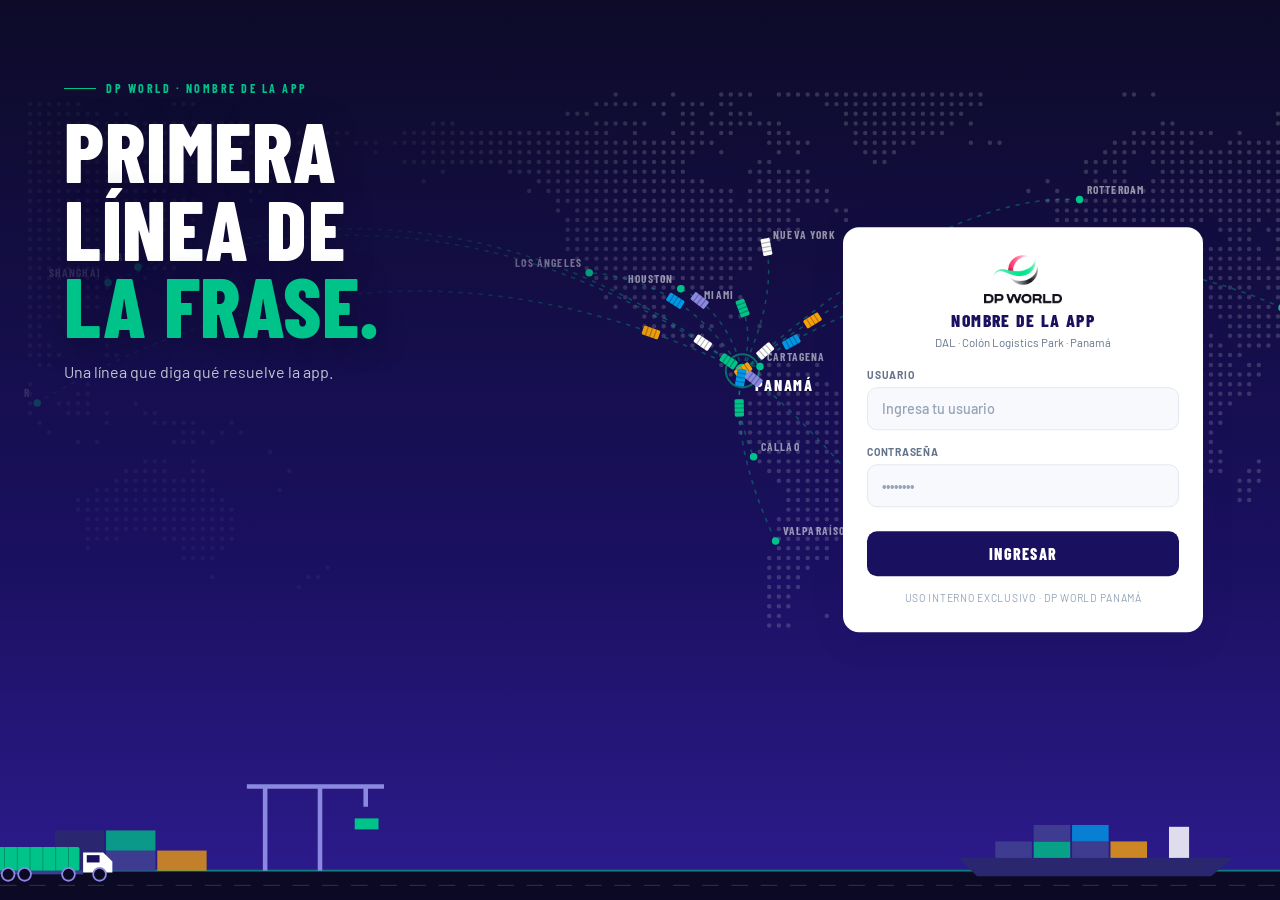
<file: .claude/skills/linea-grafica/kit/plantilla.html>
<!DOCTYPE html>
<html lang="es">
<head>
<meta charset="UTF-8">
<meta name="viewport" content="width=device-width, initial-scale=1.0, viewport-fit=cover">
<title>Plantilla — DP World</title>
<!-- Tema antes de pintar: lee la preferencia guardada; el valor por defecto de cada app va al final ('dark' o 'light') -->
<script>(function(){var t;try{t=localStorage.getItem('dpw_tema')}catch(e){}document.documentElement.setAttribute('data-theme',t==='light'||t==='dark'?t:'dark');})();</script>
<link rel="manifest" href="pwa/manifest.webmanifest">
<link rel="icon" type="image/png" sizes="32x32" href="pwa/favicon-32.png">
<link rel="apple-touch-icon" href="pwa/apple-touch-icon.png">
<meta name="apple-mobile-web-app-capable" content="yes">
<meta name="mobile-web-app-capable" content="yes">
<meta name="theme-color" content="#1A1060">
<link rel="stylesheet" href="https://fonts.googleapis.com/css2?family=Barlow+Condensed:wght@400;600;700;800&family=Barlow:wght@400;500;600&display=swap">
<link rel="stylesheet" href="dpw-shell.css">
<style>
/* Solo para la plantilla: contenido de ejemplo. Cada app conserva su propio CSS de contenido. */
body{margin:0;background:#0d0b28;color:#fff;font-family:'Barlow',sans-serif}
html[data-theme="light"] body{background:#F2F3F8;color:#1B1B2F}
.demo{max-width:1160px;margin:0 auto;padding:24px 16px}
.demo h1{font:800 28px 'Barlow Condensed',sans-serif;text-transform:uppercase;letter-spacing:.5px;margin:0 0 6px}
.demo p{margin:0;opacity:.7}
</style>
</head>
<body>
<!-- LOGIN: frase de la app + escena animada propia + tarjeta blanca -->
<div class="dpw-login" id="dpwLogin">
  <button type="button" class="dpw-lg-install" data-dpw="instalar" hidden>Instalar app</button>
  <div class="dpw-lg-art" aria-hidden="true"><svg data-dpw-art></svg></div>
  <div class="dpw-lg-hero">
    <div class="dpw-lg-kick">DP World · Nombre de la app</div>
    <h1 class="dpw-lg-h1"><span>Primera</span> <span>línea de</span> <em>la frase.</em></h1>
    <p class="dpw-lg-lead">Una línea que diga qué resuelve la app.</p>
  </div>
  <svg class="dpw-lg-ground" data-dpw-ground aria-hidden="true"></svg>
  <div class="dpw-lg-card">
    <div class="dpw-lg-logo">
      <img src="assets/dpworld-logo-fondo-claro.png" alt="DP World">
      <div class="dpw-lg-app">Nombre de la app</div>
      <div class="dpw-lg-ref">DAL · Colón Logistics Park · Panamá</div>
    </div>
    <div class="dpw-lg-err" id="lgErr">Usuario o contraseña incorrectos</div>
    <form id="lgForm" novalidate>
      <div class="dpw-lg-fg"><label class="dpw-lg-lbl" for="lgUser">Usuario</label><input class="dpw-lg-in" id="lgUser" placeholder="Ingresa tu usuario" autocomplete="username"></div>
      <div class="dpw-lg-fg"><label class="dpw-lg-lbl" for="lgPass">Contraseña</label><input class="dpw-lg-in" id="lgPass" type="password" placeholder="••••••••" autocomplete="current-password"></div>
      <button class="dpw-lg-btn" type="submit">Ingresar</button>
    </form>
    <div class="dpw-lg-foot">Uso interno exclusivo · DP World Panamá</div>
  </div>
</div>

<!-- CINTA SUPERIOR -->
<header class="dpw-hdr">
  <div class="dpw-hdr-l">
    <button type="button" class="dpw-burger" data-dpw="menu" aria-label="Abrir menú" aria-expanded="false" aria-controls="dpwDrawer"><span></span><span></span><span></span></button>
    <div class="dpw-logo"><img src="assets/dpworld-logo-fondo-claro.png" alt="DP World"></div>
    <div><div class="dpw-title">DP WORLD</div><div class="dpw-sub" id="dpwSub">Nombre de la app</div></div>
  </div>
  <div class="dpw-hdr-r">
    <button type="button" class="dpw-hbtn dpw-install dpw-hide-sm" data-dpw="instalar" hidden>Instalar</button>
    <button type="button" class="dpw-hbtn" data-dpw="tema">Claro</button>
    <span class="dpw-role dpw-hide-sm">Supervisor</span>
    <button type="button" class="dpw-salir" id="salirBtn">Salir</button>
  </div>
</header>

<!-- MENÚ DESPLEGABLE -->
<div class="dpw-ov" id="dpwOv" data-dpw="menu-close" hidden></div>
<nav class="dpw-drawer" id="dpwDrawer" aria-label="Menú principal" aria-hidden="true">
  <div class="dpw-drawer-h"><div class="dpw-logo"><img src="assets/dpworld-logo-fondo-claro.png" alt="DP World"></div><div><div class="dpw-title">DP WORLD</div><div class="dpw-sub">Nombre de la app</div></div><button type="button" class="dpw-close" data-dpw="menu-close" aria-label="Cerrar menú">×</button></div>
  <div class="dpw-who" id="dpwWho"></div>
  <div class="dpw-items" id="dpwItems"></div>
  <div class="dpw-drawer-f"><span></span><button type="button" class="dpw-salir" id="salirBtn2">Salir</button></div>
</nav>

<main class="demo" id="vista"></main>

<script src="dpw-shell.js"></script>
<script src="dpw-escenas.js"></script>
<script src="dpw-mapa.js"></script>
<script>
// ?escena=bodega|patio|flujo|radar|mapa  ·  ?tema=light  ·  ?login=0 abre la app directo
// Tema e Instalar no necesitan código: los botones data-dpw los maneja dpw-shell.js
const q=new URLSearchParams(location.search),escena=q.get('escena')||'mapa';
if(q.get('tema'))DPW.ponerTema(q.get('tema'));
const login=document.getElementById('dpwLogin');
const vistas={inicio:'Inicio',reportes:'Reportes',insights:'Insights',tv:'Vista TV',config:'Configuración'};
let actual='inicio';
function pintar(){
  document.getElementById('vista').innerHTML='<h1>'+vistas[actual]+'</h1><p>Contenido de la sección.</p>';
  DPW.menu([
    {id:'inicio',label:'Inicio',on:()=>ir('inicio')},
    {id:'reportes',label:'Reportes',on:()=>ir('reportes')},
    {id:'insights',label:'Insights',badge:3,on:()=>ir('insights')},
    {id:'tv',label:'Vista TV',hint:'pantalla completa',on:()=>ir('tv')},
    {id:'config',label:'Configuración',group:'Administración',on:()=>ir('config')}
  ],actual);
  DPW.quien('Sesión','Supervisor · Turno A');
}
function ir(k){actual=k;pintar();}
document.getElementById('lgForm').onsubmit=e=>{e.preventDefault();login.hidden=true;pintar();};
['salirBtn','salirBtn2'].forEach(id=>document.getElementById(id).onclick=()=>{DPW.cerrarMenu();login.hidden=false;});
if(q.get('login')==='0'){login.hidden=true;}
pintar();
DPW.escena(escena,login);
DPW.pwa('pwa/sw.js');
</script>
</body>
</html>
</file>
<file: proveedores/dpw/dpw-shell.css>
/* ═══ DP World Panamá · cascarón común de las apps (molde: Last Mile) ═══
   Login con escena animada propia de cada app, cinta superior blanca, menú desplegable lateral y tema claro/oscuro.
   Todo va con prefijo dpw- para no chocar con el CSS de cada app. Sin íconos ni emojis: solo texto.
   Las fuentes (Barlow y Barlow Condensed) las carga cada app.
   Tema: html[data-theme="light"|"dark"] (Last Mile usa body.theme-light). Ver dpw-shell.js y SKILL.md. */
:root{
  --dpw-indigo:#1A1060;--dpw-indigo-h:#2A1F8F;--dpw-primary:#3E3C90;
  --dpw-green:#00C389;--dpw-red:#E8003D;--dpw-amber:#f5a20b;--dpw-blue:#0099e6;--dpw-violet:#8a88e0;
  --dpw-surf:#16143d;--dpw-b0:rgba(255,255,255,.05);--dpw-b1:rgba(255,255,255,.1);--dpw-b2:rgba(255,255,255,.18);
  --dpw-t:#fff;--dpw-t2:rgba(255,255,255,.65);--dpw-t3:rgba(255,255,255,.4);
  --dpw-active:rgba(62,60,144,.3);--dpw-ov:rgba(0,0,0,.55);--dpw-shadow:8px 0 32px rgba(0,0,0,.45);
  --dpw-fd:'Barlow Condensed','Arial Narrow',Arial,sans-serif;--dpw-fb:'Barlow','Segoe UI',Arial,sans-serif;
}
html[data-theme="light"],body.theme-light{
  --dpw-green:#00996b;--dpw-surf:#fff;--dpw-b0:rgba(26,16,96,.04);--dpw-b1:rgba(26,16,96,.12);--dpw-b2:rgba(26,16,96,.22);
  --dpw-t:#1B1B2F;--dpw-t2:rgba(27,27,47,.72);--dpw-t3:rgba(27,27,47,.52);
  --dpw-active:rgba(26,16,96,.07);--dpw-ov:rgba(26,16,96,.35);--dpw-shadow:8px 0 32px rgba(26,16,96,.2);
}
.dpw-hdr,.dpw-hdr *,.dpw-drawer,.dpw-drawer *,.dpw-login,.dpw-login *,.dpw-ov{box-sizing:border-box}
.dpw-hdr [hidden],.dpw-drawer [hidden],.dpw-login [hidden],.dpw-login[hidden],.dpw-ov[hidden]{display:none!important}

/* ── Cinta superior ── */
.dpw-hdr{position:sticky;top:0;z-index:200;display:flex;align-items:center;justify-content:space-between;gap:10px;height:50px;padding:0 max(14px,env(safe-area-inset-right,0px)) 0 max(14px,env(safe-area-inset-left,0px));background:#fff;border-bottom:1px solid #e2e2e2;box-shadow:0 2px 8px rgba(0,0,0,.07);font-family:var(--dpw-fb)}
.dpw-hdr-l{display:flex;align-items:center;gap:10px;min-width:0}
.dpw-logo{flex:none}.dpw-logo img{height:34px;width:auto;display:block}
.dpw-title{font:800 16px/1 var(--dpw-fd);color:#1a1760;letter-spacing:.5px}
.dpw-sub{font-size:9px;font-weight:700;color:var(--dpw-primary);letter-spacing:1.5px;text-transform:uppercase;white-space:nowrap;overflow:hidden;text-overflow:ellipsis}
.dpw-hdr-r{display:flex;align-items:center;gap:8px;flex:none}
.dpw-burger{position:relative;width:38px;height:38px;flex:none;display:grid;place-content:center;gap:4px;padding:0;border:1px solid #E2E8F0;border-radius:10px;background:#F8F9FC;cursor:pointer}
.dpw-burger span{display:block;width:18px;height:2px;border-radius:2px;background:#1A1060}
.dpw-burger:hover{background:#eef0f7}
.dpw-burger[data-n]::after{content:attr(data-n);position:absolute;top:-6px;right:-6px;min-width:17px;height:17px;padding:0 4px;border-radius:9px;background:var(--dpw-red);color:#fff;font:800 10px/17px var(--dpw-fb);text-align:center}
.dpw-hbtn{display:inline-flex;align-items:center;justify-content:center;height:28px;padding:0 10px;border-radius:6px;border:1px solid #ddd;background:#f4f4f7;color:#1A1060;font:700 11px var(--dpw-fd);letter-spacing:.6px;text-transform:uppercase;white-space:nowrap;cursor:pointer;transition:background .2s}
.dpw-hbtn:hover{background:#e0e0ec}
.dpw-hbtn.dpw-install{background:#1A1060;border-color:#1A1060;color:#fff}
.dpw-hbtn.dpw-install:hover{background:#2A1F8F}
.dpw-role{font-size:9px;font-weight:700;letter-spacing:1px;text-transform:uppercase;white-space:nowrap;padding:3px 9px;border-radius:20px;background:rgba(62,60,144,.1);color:var(--dpw-primary);border:1px solid rgba(62,60,144,.2);max-width:34vw;overflow:hidden;text-overflow:ellipsis}
.dpw-salir{background:#f4f4f7;border:1px solid #ddd;color:#555;padding:5px 10px;border-radius:5px;font:700 11px var(--dpw-fd);letter-spacing:.4px;text-transform:uppercase;cursor:pointer;transition:all .2s}
.dpw-salir:hover{background:#e0e0ec;color:#1a1760}
.dpw-hdr :focus-visible,.dpw-drawer :focus-visible,.dpw-login :focus-visible{outline:2px solid var(--dpw-green);outline-offset:2px}
@media (max-width:560px){.dpw-hdr .dpw-hide-sm{display:none!important}.dpw-hdr-r{gap:6px}.dpw-title{font-size:15px}}

/* ── Menú desplegable lateral ── */
.dpw-ov{position:fixed;inset:0;background:var(--dpw-ov);z-index:240}
.dpw-drawer{position:fixed;top:0;bottom:0;left:0;width:min(300px,84vw);z-index:250;display:flex;flex-direction:column;background:var(--dpw-surf);color:var(--dpw-t);border-right:1px solid var(--dpw-b2);box-shadow:var(--dpw-shadow);transform:translateX(-105%);visibility:hidden;transition:transform .25s cubic-bezier(.4,0,.2,1),visibility 0s .25s;font-family:var(--dpw-fb)}
.dpw-drawer.open{transform:none;visibility:visible;transition:transform .25s cubic-bezier(.4,0,.2,1)}
.dpw-drawer-h{display:flex;align-items:center;gap:10px;flex:none;height:50px;padding:0 12px;background:#fff;border-bottom:1px solid #e2e2e2}
.dpw-close{margin-left:auto;width:32px;height:32px;border-radius:8px;border:1px solid #ddd;background:#f4f4f7;color:#555;font:400 22px/1 var(--dpw-fb);cursor:pointer}
.dpw-who{display:grid;gap:2px;padding:14px 16px;border-bottom:1px solid var(--dpw-b1)}
.dpw-who span{font:700 10px var(--dpw-fd);letter-spacing:1px;text-transform:uppercase;color:var(--dpw-t3)}
.dpw-who b{font:700 16px var(--dpw-fd);letter-spacing:.3px}
.dpw-items{display:grid;padding:8px 0;overflow-y:auto}
.dpw-items+.dpw-items{border-top:1px solid var(--dpw-b1)}
.dpw-group{padding:12px 16px 4px;font:700 10px var(--dpw-fd);letter-spacing:1.2px;text-transform:uppercase;color:var(--dpw-t3)}
.dpw-item{display:flex;align-items:center;gap:12px;width:100%;padding:13px 16px;border:0;border-left:3px solid transparent;background:transparent;color:var(--dpw-t2);font:700 16px var(--dpw-fd);letter-spacing:.6px;text-transform:uppercase;text-align:left;text-decoration:none;cursor:pointer}
.dpw-item:hover{background:var(--dpw-b0);color:var(--dpw-t)}
.dpw-item.active{color:var(--dpw-t);background:var(--dpw-active);border-left-color:var(--dpw-green)}
html[data-theme="light"] .dpw-item.active,body.theme-light .dpw-item.active{color:var(--dpw-indigo)}
.dpw-item small{margin-left:auto;font:600 11px var(--dpw-fb);letter-spacing:0;text-transform:none;color:var(--dpw-t3)}
.dpw-badge{margin-left:auto;min-width:20px;height:20px;padding:0 6px;border-radius:10px;background:var(--dpw-red);color:#fff;font:800 11px/20px var(--dpw-fb);text-align:center;letter-spacing:0}
.dpw-drawer-f{margin-top:auto;display:flex;align-items:center;justify-content:space-between;gap:10px;padding:14px 16px;border-top:1px solid var(--dpw-b1)}
.dpw-link{background:none;border:0;padding:0;color:var(--dpw-t3);font:600 12px var(--dpw-fb);text-decoration:underline;cursor:pointer}
@media (prefers-reduced-motion:reduce){.dpw-drawer,.dpw-drawer.open{transition:none}}

/* ── Login: frase grande a la izquierda, escena animada de la app al fondo y tarjeta blanca a la derecha ── */
.dpw-login{position:fixed;inset:0;z-index:999;overflow:hidden;background:linear-gradient(180deg,#0d0b28 0%,#1A1060 62%,#2D1B8E 100%);font-family:var(--dpw-fb);color:#fff}
.dpw-lg-art{position:absolute;left:0;right:0;top:9vh;height:62vh;overflow:hidden;pointer-events:none;-webkit-mask-image:linear-gradient(90deg,rgba(0,0,0,.25) 0,rgba(0,0,0,.25) 30%,#000 52%);mask-image:linear-gradient(90deg,rgba(0,0,0,.25) 0,rgba(0,0,0,.25) 30%,#000 52%)}
.dpw-lg-art svg{position:absolute;left:58%;top:50%;transform:translate(-50%,-50%);width:min(1500px,160vh);height:auto}
.dpw-lg-art.dpw-fit svg{left:48%;width:min(1000px,112vh)}
.dpw-lg-hero{position:absolute;left:5vw;top:9vh;max-width:44vw;display:grid;gap:16px;z-index:1}
.dpw-lg-kick{display:flex;align-items:center;gap:10px;font:700 12px var(--dpw-fd);letter-spacing:2.5px;color:#00C389;text-transform:uppercase}
.dpw-lg-kick::before{content:'';width:32px;height:1px;background:#00C389}
.dpw-lg-h1{margin:0;font:800 clamp(52px,6.6vw,108px)/.92 var(--dpw-fd);color:#fff;text-transform:uppercase;letter-spacing:.5px;text-shadow:0 4px 28px rgba(13,11,40,.6)}
.dpw-lg-h1 span,.dpw-lg-h1 em{display:block}
.dpw-lg-h1 em{font-style:normal;color:#00C389}
.dpw-lg-lead{margin:0;color:rgba(255,255,255,.75);font-size:clamp(15px,1.25vw,19px);line-height:1.45;max-width:440px}
.dpw-lg-ground{position:absolute;left:0;right:0;bottom:0;width:100%;height:clamp(110px,10.7vw,190px);pointer-events:none}
.dpw-lg-card{position:absolute;right:6vw;top:50%;transform:translateY(-55%);z-index:2;width:100%;max-width:360px;max-height:calc(100vh - 40px);overflow:auto;display:flex;flex-direction:column;padding:28px 24px;border-radius:16px;background:#fff;color:#1B1B2F;box-shadow:0 8px 32px rgba(26,16,96,.14);animation:dpwFade .35s ease}
@keyframes dpwFade{from{opacity:0}to{opacity:1}}
.dpw-lg-logo{text-align:center;margin-bottom:20px}
.dpw-lg-logo img{height:48px;width:auto;margin:0 auto 6px;display:block;object-fit:contain}
.dpw-lg-app{margin-top:4px;font:800 1.1rem var(--dpw-fd);color:#1A1060;text-transform:uppercase;letter-spacing:.08em}
.dpw-lg-ref{margin-top:4px;font-size:.72rem;color:#64748B}
.dpw-lg-err{display:none;margin-bottom:14px;padding:10px 12px;border-radius:8px;background:#FEE;border:1px solid #FCC;color:#E8003D;font-size:.78rem;font-weight:600;text-align:left}
.dpw-lg-err.show{display:block}
.dpw-lg-fg{display:flex;flex-direction:column;gap:6px;margin-bottom:16px;text-align:left}
.dpw-lg-lbl{font-size:.65rem;font-weight:700;color:#64748B;text-transform:uppercase;letter-spacing:.07em}
.dpw-lg-in{width:100%;padding:12px 14px;border:1.5px solid #E2E8F0;border-radius:10px;background:#F8F9FC;color:#1B1B2F;font:500 .9rem var(--dpw-fb);transition:all .2s cubic-bezier(.4,0,.2,1)}
.dpw-lg-in:focus{outline:none;border-color:#1A1060;background:#fff;box-shadow:0 0 0 3px rgba(26,16,96,.08)}
.dpw-lg-in::placeholder{color:#94A3B8}
.dpw-lg-btn{width:100%;margin-top:8px;padding:13px;border:0;border-radius:10px;background:#1A1060;color:#fff;font:800 1rem var(--dpw-fd);text-transform:uppercase;letter-spacing:.08em;cursor:pointer;transition:background .2s}
.dpw-lg-btn:hover{background:#2A1F8F}
.dpw-lg-btn:disabled{opacity:.6;cursor:wait}
.dpw-lg-note{margin-top:14px;font-size:.78rem;color:#64748B;text-align:center}
.dpw-lg-note a,.dpw-lg-note button{background:none;border:0;padding:0;color:#1A1060;font:inherit;font-weight:700;text-decoration:underline;cursor:pointer}
.dpw-lg-foot{margin-top:16px;font-size:.65rem;color:#94A3B8;letter-spacing:.07em;text-align:center;text-transform:uppercase}
.dpw-lg-install{position:absolute;top:18px;right:20px;z-index:3;padding:8px 14px;border-radius:20px;border:1px solid rgba(255,255,255,.3);background:rgba(255,255,255,.08);color:#fff;font:700 12px var(--dpw-fd);letter-spacing:1px;text-transform:uppercase;cursor:pointer;backdrop-filter:blur(4px)}
.dpw-lg-install:hover{background:rgba(255,255,255,.16)}
.dpw-lg-art text,.dpw-lg-ground text{font-family:var(--dpw-fd)}
@media (max-width:820px){
  .dpw-login{display:flex;flex-direction:column;overflow-y:auto}
  .dpw-lg-hero{order:1;position:relative;left:auto;top:auto;max-width:none;padding:22px 20px 0;gap:10px}
  .dpw-lg-h1{font-size:clamp(40px,12vw,58px)}
  .dpw-lg-lead{font-size:14px}
  .dpw-lg-art{order:2;position:relative;top:auto;height:34vh;min-height:220px;flex:none;-webkit-mask-image:none;mask-image:none}
  .dpw-lg-art svg{left:50%;width:max(260vw,680px)}
  .dpw-lg-art.dpw-fit svg{width:min(150vw,900px)}
  .dpw-lg-card{order:3;position:relative;right:auto;top:auto;transform:none;flex:none;margin:-10px 16px 0;width:auto;max-width:none;max-height:none;overflow:visible}
  .dpw-lg-ground{order:4;position:relative;flex:none;height:110px;margin-top:20px}
  .dpw-lg-install{top:14px;right:14px;padding:6px 11px}
}
</file>
<file: last-mile/prototype/dpworld.css>
@import url('https://fonts.googleapis.com/css2?family=Barlow+Condensed:wght@400;600;700;800&family=Barlow:wght@400;500;600&display=swap');
:root{
  --primary:#3E3C90;--pk:#2D2B6B;
  --green:#00C389;--gd:#00a372;--gg:rgba(0,195,137,.5);
  --red:#E8003D;--rg:rgba(232,0,61,.45);
  --blue:#0099e6;--bg2:rgba(0,153,230,.45);
  --amber:#f5a20b;--ag:rgba(245,162,11,.4);
  --orange:#ff6830;
  --bg:#0d0b28;--surf:#16143d;--card:#1e1c50;--raised:#252368;
  --b0:rgba(255,255,255,.05);--b1:rgba(255,255,255,.1);--b2:rgba(255,255,255,.18);
  --t:#fff;--t2:rgba(255,255,255,.6);--t3:rgba(255,255,255,.3);--t4:rgba(255,255,255,.12);
  --r:10px;--r2:6px;
}
*{box-sizing:border-box;margin:0;padding:0}
body{font-family:'Barlow',sans-serif;background:var(--bg);color:var(--t);min-height:100vh}

/* HEADER */
.hdr{background:#fff;border-bottom:1px solid #e2e2e2;padding:0 14px;display:flex;align-items:center;justify-content:space-between;height:50px;position:sticky;top:0;z-index:90;box-shadow:0 2px 8px rgba(0,0,0,.07)}
.hdr-l{display:flex;align-items:center;gap:10px}
.hdr-logo{flex-shrink:0}.hdr-logo img{height:34px;display:block}
.hdr-title{font-family:'Barlow Condensed',sans-serif;font-size:16px;font-weight:800;color:#1a1760;letter-spacing:.5px;line-height:1}
.hdr-sub{font-size:9px;color:var(--primary);font-weight:700;letter-spacing:1.5px;text-transform:uppercase}

/* STATS */
.stats{display:flex;background:rgba(13,10,46,.8);border-bottom:1px solid var(--b0)}
.sbox{flex:1;padding:8px 4px;text-align:center;border-right:1px solid var(--b0)}
.sbox:last-child{border-right:none}
.sn{font-family:'Barlow Condensed',sans-serif;font-size:20px;font-weight:800;line-height:1}
.sn.sl{color:rgba(255,255,255,.25)}.sn.en{color:var(--blue)}.sn.sa{color:var(--amber)}.sn.ok{color:var(--green)}.sn.bf{color:var(--orange)}
.sl2{font-size:8px;font-weight:700;text-transform:uppercase;letter-spacing:.8px;color:var(--t4);margin-top:1px}

/* TABS */
.tabs{display:flex;padding:8px 12px 6px;gap:6px;background:var(--bg)}
.tab{flex:1;padding:8px 4px;border-radius:6px;border:1px solid var(--b1);background:var(--b0);font-family:'Barlow Condensed',sans-serif;font-size:13px;font-weight:700;color:var(--t3);cursor:pointer;transition:all .2s;text-align:center;touch-action:manipulation;-webkit-tap-highlight-color:transparent}
.tab.active{border-color:var(--primary);background:rgba(62,60,144,.2);color:#fff;box-shadow:0 0 10px rgba(62,60,144,.3)}

/* MOVE BANNER */
.mvbanner{background:rgba(0,195,137,.1);border:1px solid rgba(0,195,137,.3);border-radius:8px;padding:8px 12px;margin:0 12px 6px;display:none;align-items:center;justify-content:space-between}
.mvbanner.on{display:flex}
.mvbanner-t{font-family:'Barlow Condensed',sans-serif;font-size:13px;font-weight:700;color:var(--green)}
.mvbanner-x{background:rgba(232,0,61,.15);border:1px solid rgba(232,0,61,.3);color:#ff8888;padding:5px 12px;border-radius:6px;font-family:'Barlow Condensed',sans-serif;font-size:12px;font-weight:700;cursor:pointer;touch-action:manipulation}

/* DOCK */
.dock-wrap{padding:0 12px 8px}
.wh-wall{background:linear-gradient(180deg,#1a1760 0%,#0f0e3a 100%);border-radius:6px 6px 0 0;border:1px solid rgba(255,255,255,.08);border-bottom:3px solid var(--green);display:flex;align-items:flex-end;overflow-x:auto;scrollbar-width:none;-webkit-overflow-scrolling:touch}
.wh-wall::-webkit-scrollbar{display:none}
.wh-inner{display:flex;padding:6px 10px 0;gap:8px;min-width:max-content}
.wh-bl{font-family:'Barlow Condensed',sans-serif;font-size:8px;font-weight:700;letter-spacing:2px;color:rgba(0,195,137,.3);text-transform:uppercase;padding:0 6px 8px;align-self:flex-start;white-space:nowrap;flex-shrink:0}
.rdoor{width:36px;flex-shrink:0;text-align:center}
.dframe{background:#060420;border:1px solid rgba(255,255,255,.12);border-bottom:none;border-radius:3px 3px 0 0;height:28px;position:relative;display:flex;align-items:center;justify-content:center}
.dframe::before,.dframe::after{content:'';position:absolute;bottom:0;width:5px;height:13px;background:repeating-linear-gradient(0deg,var(--amber) 0px,var(--amber) 4px,#0a0820 4px,#0a0820 7px);border-radius:1px 1px 0 0}
.dframe::before{left:2px}.dframe::after{right:2px}
.dseal{width:100%;height:3px;background:repeating-linear-gradient(90deg,rgba(0,195,137,.3) 0px,rgba(0,195,137,.3) 2px,transparent 2px,transparent 5px);position:absolute;bottom:0}
.dnum{font-family:'Barlow Condensed',sans-serif;font-size:10px;font-weight:800;color:rgba(255,255,255,.35);letter-spacing:.5px}
.rscroll{overflow-x:auto;scrollbar-width:none;-webkit-overflow-scrolling:touch;background:linear-gradient(180deg,#0d0a2e 0%,#0a0820 100%);border-left:1px solid var(--b1);border-right:1px solid var(--b1)}
.rscroll::-webkit-scrollbar{display:none}
.rinner{display:flex;padding:6px 10px 4px;gap:8px;min-width:max-content;align-items:flex-end}
.rslot{width:36px;flex-shrink:0;display:flex;flex-direction:column;align-items:center}
.rpipe{width:2px;height:10px;background:linear-gradient(180deg,rgba(0,195,137,.4) 0%,rgba(0,195,137,.05) 100%);margin:0 auto 3px}

/* CONTAINER */
.cbox{width:36px;height:148px;background:linear-gradient(180deg,#0e0b28 0%,#0a0820 100%);border:2px solid rgba(255,255,255,.12);border-radius:3px;position:relative;overflow:hidden;cursor:pointer;transition:all .25s;flex-shrink:0;touch-action:manipulation;-webkit-tap-highlight-color:transparent}
.cbox::before{content:'';position:absolute;inset:0;background:repeating-linear-gradient(90deg,transparent 0px,transparent 5px,rgba(255,255,255,.025) 5px,rgba(255,255,255,.025) 6px);pointer-events:none;z-index:2}
.cfill{position:absolute;bottom:0;left:0;right:0;transition:height .7s cubic-bezier(.4,0,.2,1);z-index:1}
.ccont{position:relative;z-index:3;height:100%;display:flex;flex-direction:column;align-items:center;padding:4px 2px 2px}
.ctag{font-family:'Barlow Condensed',sans-serif;font-size:7px;font-weight:800;letter-spacing:.5px;padding:1px 3px;border-radius:2px;white-space:nowrap;text-align:center;line-height:1.3;margin-bottom:3px;width:100%}
.ctimer{font-family:'Barlow Condensed',sans-serif;font-size:8px;font-weight:700;color:var(--green);text-align:center;letter-spacing:.5px;margin-top:auto;padding-bottom:2px;line-height:1.2;min-height:12px;transition:color .5s}
.cflags{display:flex;flex-direction:column;gap:2px;position:absolute;top:3px;right:2px;z-index:5}
.cflag{width:7px;height:7px;border-radius:50%}
.cflag.hazmat{background:#ff4466;box-shadow:0 0 4px #ff446688}.cflag.alto{background:#f5a20b;box-shadow:0 0 4px #f5a20b88}.cflag.fragil{background:#b388ff;box-shadow:0 0 4px #b388ff88}.cflag.general{background:rgba(255,255,255,.25)}
.cli-section{padding:0 12px;margin-bottom:16px}.cli-sec-title{font-family:'Barlow Condensed',sans-serif;font-size:11px;font-weight:700;letter-spacing:1.5px;color:rgba(0,195,137,.4);text-transform:uppercase;margin-bottom:4px;padding:8px 0 2px}.cli-card{background:rgba(255,255,255,.05);border:1px solid rgba(255,255,255,.08);border-radius:10px;padding:12px;margin-bottom:8px}.cli-card.cli-done{opacity:.65}.cli-card-top{display:flex;align-items:flex-start;justify-content:space-between;gap:8px;margin-bottom:4px}.cli-num{font-family:'Barlow Condensed',sans-serif;font-size:20px;font-weight:700;color:#fff;letter-spacing:.5px;line-height:1}.cli-sub{font-size:10px;color:var(--t3);margin-top:2px}.cli-badge{font-family:'Barlow Condensed',sans-serif;font-size:10px;font-weight:700;letter-spacing:.8px;padding:3px 8px;border-radius:20px;white-space:nowrap;text-transform:uppercase}.cli-prog{height:4px;background:rgba(255,255,255,.08);border-radius:2px;overflow:hidden;margin:8px 0 4px}.cli-progf{height:100%;border-radius:2px;transition:width .5s}.cli-bottom{display:flex;align-items:center;justify-content:space-between;margin-top:6px}.cli-timer-lg{font-family:'Barlow Condensed',sans-serif;font-size:13px;font-weight:700;color:var(--green);letter-spacing:.5px;transition:color .5s}.cli-dur{font-family:'Barlow Condensed',sans-serif;font-size:10px;color:var(--t3)}.cli-empty{text-align:center;padding:40px 16px;color:var(--t4);font-size:12px}
.cli-track{display:flex;align-items:flex-start;margin:8px 0 4px;padding:0}.cli-td{display:flex;flex-direction:column;align-items:center;flex:1;min-width:0}.cli-td-dot{width:9px;height:9px;border-radius:50%;border:1.5px solid rgba(255,255,255,.18);flex-shrink:0}.cli-td-lbl{font-size:6px;color:var(--t4);text-align:center;margin-top:2px;line-height:1.2;overflow:hidden;white-space:nowrap;text-overflow:ellipsis;width:100%}.cli-tline{flex:1;height:1px;margin-top:4px;min-width:2px;flex-shrink:1}
.flag-row{display:flex;gap:6px;margin-top:4px}
.flag-btn{flex:1;padding:7px 4px;border-radius:6px;border:1.5px solid rgba(255,255,255,.1);background:rgba(255,255,255,.03);font-family:'Barlow Condensed',sans-serif;font-size:10px;font-weight:700;color:var(--t3);text-align:center;cursor:pointer;transition:all .15s;letter-spacing:.5px}
.flag-btn.active-haz{border-color:#ff4466!important;background:rgba(255,68,102,.12)!important;color:#ff4466!important}
.flag-btn.active-av{border-color:#f5a20b!important;background:rgba(245,162,11,.12)!important;color:#f5a20b!important}
.flag-btn.active-fr{border-color:#b388ff!important;background:rgba(179,136,255,.12)!important;color:#b388ff!important}
.cvert{flex:1;display:flex;align-items:center;justify-content:center;overflow:hidden;width:100%}
.ctext-v{writing-mode:vertical-rl;transform:rotate(180deg);font-family:'Barlow Condensed',sans-serif;font-size:8px;font-weight:700;letter-spacing:1.2px;white-space:nowrap;line-height:1.3;overflow:hidden;flex:1}
.cbox.libre{border:1.5px dashed rgba(255,255,255,.1);background:rgba(255,255,255,.02)}
.cbox.libre .ccont{justify-content:center}
.libre-plus{display:flex;align-items:center;justify-content:center;width:22px;height:22px;border-radius:50%;border:1.5px dashed rgba(255,255,255,.15);color:rgba(255,255,255,.2);transition:all .2s}
.cbox.libre:hover .libre-plus,.cbox.libre:active .libre-plus{border-color:var(--green);color:var(--green)}
.libre-lbl{font-family:'Barlow Condensed',sans-serif;font-size:7px;color:rgba(255,255,255,.18);font-weight:700;letter-spacing:1px;text-transform:uppercase;margin-top:4px}
.cbox.entrada{border-color:var(--blue);box-shadow:0 0 10px rgba(0,153,230,.35)}
.cbox.salida{border-color:var(--amber);box-shadow:0 0 10px rgba(245,162,11,.35)}
.cbox.pend-insp{border-color:var(--red);box-shadow:0 0 14px rgba(232,0,61,.5);animation:nred 1.3s ease-in-out infinite}
.cbox.inspeccionado{border-color:var(--green);box-shadow:0 0 10px var(--gg)}
.cbox.proximo{border-color:rgba(255,255,255,.4);box-shadow:0 0 10px rgba(255,255,255,.15);animation:nwhite 2s ease-in-out infinite}
.cbox.p20{border-color:var(--orange);box-shadow:0 0 8px rgba(255,104,48,.35)}
.cbox.p50{border-color:var(--amber);box-shadow:0 0 12px var(--ag)}
.cbox.p100{border-color:var(--green);box-shadow:0 0 14px var(--gg)}
.cbox.selected{border-color:#fff!important;box-shadow:0 0 20px rgba(255,255,255,.4)!important;animation:nwf .6s ease-in-out infinite!important}
.cbox.dest-av{border-color:var(--green)!important;box-shadow:0 0 14px var(--gg)!important;animation:npg .8s ease-in-out infinite!important}
.cbox.libre.dest-av{border-style:solid!important;background:rgba(0,195,137,.06)!important}
@keyframes nred{0%,100%{box-shadow:0 0 10px rgba(232,0,61,.4)}50%{box-shadow:0 0 22px rgba(232,0,61,.7),0 0 40px rgba(232,0,61,.3)}}
@keyframes nwhite{0%,100%{box-shadow:0 0 8px rgba(255,255,255,.1)}50%{box-shadow:0 0 16px rgba(255,255,255,.25)}}
@keyframes nwf{0%,100%{box-shadow:0 0 14px rgba(255,255,255,.3)}50%{box-shadow:0 0 28px rgba(255,255,255,.6)}}
@keyframes npg{0%,100%{box-shadow:0 0 10px var(--gg)}50%{box-shadow:0 0 22px rgba(0,195,137,.7)}}

/* CHASSIS */
.chassis{width:36px;display:flex;justify-content:space-around;padding:0 4px;margin-top:3px}
.wheel{width:13px;height:13px;border-radius:50%;background:radial-gradient(circle at 35% 35%,#252250,#0c0a28);border:2px solid #1e1c50;box-shadow:inset 0 1px 3px rgba(0,0,0,.6);position:relative}
.wheel::after{content:'';position:absolute;top:50%;left:50%;transform:translate(-50%,-50%);width:5px;height:5px;border-radius:50%;background:#302e70;border:1px solid #4040a0}

/* BUFFER BOX */
.bbox{width:36px;height:90px;background:linear-gradient(180deg,#0e0b28 0%,#080520 100%);border:2px solid rgba(255,255,255,.1);border-radius:3px;position:relative;overflow:hidden;cursor:pointer;transition:all .2s;touch-action:manipulation;-webkit-tap-highlight-color:transparent}
.bbox::before{content:'';position:absolute;inset:0;background:repeating-linear-gradient(90deg,transparent 0px,transparent 5px,rgba(255,255,255,.02) 5px,rgba(255,255,255,.02) 6px);pointer-events:none;z-index:2}
.bbox.libre-b{border:1.5px dashed rgba(255,255,255,.08);background:rgba(255,255,255,.01)}
.bbox.libre-b.dest-av{border:1.5px solid var(--green)!important;background:rgba(0,195,137,.04)!important;box-shadow:0 0 10px var(--gg)!important;animation:npg .8s ease-in-out infinite!important}
.bbox.entrada{border-color:var(--blue);box-shadow:0 0 8px rgba(0,153,230,.3)}
.bbox.salida{border-color:var(--amber);box-shadow:0 0 8px rgba(245,162,11,.3)}
.bbox.selected{border-color:#fff!important;box-shadow:0 0 16px rgba(255,255,255,.4)!important;animation:nwf .6s ease-in-out infinite!important}
.bzone{background:linear-gradient(0deg,#050315 0%,#07051e 100%);border-radius:0 0 6px 6px;border:1px solid var(--b1);border-top:none;padding-bottom:8px}
.bzone-hdr{display:flex;align-items:center;padding:6px 10px 4px;gap:8px}
.bzone-lbl{font-family:'Barlow Condensed',sans-serif;font-size:8px;font-weight:700;letter-spacing:2px;color:rgba(255,255,255,.2);text-transform:uppercase}
.bzone-pill{background:rgba(245,162,11,.12);border:1px solid rgba(245,162,11,.25);color:var(--amber);font-family:'Barlow Condensed',sans-serif;font-size:9px;font-weight:700;padding:2px 7px;border-radius:10px}
.bscroll{overflow-x:auto;scrollbar-width:none;-webkit-overflow-scrolling:touch}
.bscroll::-webkit-scrollbar{display:none}
.binner{display:flex;padding:0 10px;gap:8px;min-width:max-content;align-items:flex-end}
.bslot{width:36px;flex-shrink:0;display:flex;flex-direction:column;align-items:center}
.bpipe{width:2px;height:8px;background:rgba(245,162,11,.15);margin:0 auto 3px}
.bnum{font-family:'Barlow Condensed',sans-serif;font-size:8px;font-weight:700;color:rgba(255,255,255,.18);letter-spacing:.5px;margin-top:2px}
.no-buf{padding:8px 10px;font-family:'Barlow Condensed',sans-serif;font-size:8px;font-weight:700;letter-spacing:2px;color:rgba(255,255,255,.15);text-align:center;text-transform:uppercase}
.dlane{background:linear-gradient(90deg,#06041a 0%,#080620 50%,#06041a 100%);border-left:1px solid var(--b1);border-right:1px solid var(--b1);height:26px;display:flex;align-items:center;padding:0 10px;overflow:hidden;position:relative}
.dlane::before{content:'';position:absolute;top:50%;left:0;right:0;height:1px;background:repeating-linear-gradient(90deg,transparent 0px,transparent 12px,rgba(245,162,11,.15) 12px,rgba(245,162,11,.15) 22px);transform:translateY(-50%)}
.dlane-lbl{font-family:'Barlow Condensed',sans-serif;font-size:8px;font-weight:700;letter-spacing:2px;text-transform:uppercase;color:rgba(255,255,255,.12);position:relative;z-index:1;background:var(--bg);padding:0 4px;white-space:nowrap}
.scroll-hint{font-size:8px;color:rgba(255,255,255,.15);text-align:right;padding:2px 4px;font-style:italic}

/* POST-RAMP */
.psect{padding:8px 12px 0}
.psect-hdr{display:flex;align-items:center;justify-content:space-between;margin-bottom:8px}
.psect-title{font-family:'Barlow Condensed',sans-serif;font-size:11px;font-weight:700;letter-spacing:2px;text-transform:uppercase;color:var(--t3)}
.psect-cnt{background:rgba(0,195,137,.12);border:1px solid rgba(0,195,137,.25);color:var(--green);font-family:'Barlow Condensed',sans-serif;font-size:10px;font-weight:700;padding:2px 8px;border-radius:10px}
.pscroll{display:flex;gap:10px;overflow-x:auto;padding-bottom:90px;scrollbar-width:none}
.pscroll::-webkit-scrollbar{display:none}
.pcard{width:250px;flex-shrink:0;background:var(--card);border:1px solid var(--b1);border-radius:var(--r);overflow:hidden;cursor:pointer;transition:all .2s;touch-action:manipulation}
.pcard:hover{border-color:var(--b2)}
.pcard-hdr{padding:10px 12px 8px;border-bottom:1px solid var(--b0)}
.pcard-top{display:flex;align-items:flex-start;justify-content:space-between}
.pcard-num{font-family:'Barlow Condensed',sans-serif;font-size:13px;font-weight:700;color:var(--t)}
.pcard-cli{font-size:10px;color:var(--t3);margin-top:1px}
.ptipo{font-family:'Barlow Condensed',sans-serif;font-size:9px;font-weight:800;padding:2px 7px;border-radius:10px}
.pte{background:rgba(0,153,230,.15);color:var(--blue)}.pts{background:rgba(245,162,11,.12);color:var(--amber)}
.pstate-row{padding:8px 12px 4px;display:flex;align-items:center;gap:6px}
.pstate-dot{width:7px;height:7px;border-radius:50%;flex-shrink:0}
.pstate-lbl{font-family:'Barlow Condensed',sans-serif;font-size:12px;font-weight:700}
.pipeline{padding:4px 12px 8px;display:flex;align-items:center;overflow:hidden}
.pip-d{width:18px;height:18px;border-radius:50%;border:1.5px solid;display:flex;align-items:center;justify-content:center;font-size:8px;font-weight:800;flex-shrink:0}
.pip-d.done{background:var(--green);border-color:var(--green);color:var(--bg);box-shadow:0 0 6px var(--gg)}
.pip-d.cur{border-color:var(--t);color:var(--t);background:rgba(255,255,255,.1)}
.pip-d.fut{border-color:var(--b1);color:var(--t4)}
.pip-l{width:10px;height:1.5px;flex-shrink:0}
.pip-l.done{background:var(--green)}.pip-l.fut{background:var(--b0)}
.pcard-act{padding:0 12px 10px}

/* MODAL */
.mov{position:fixed;inset:0;background:rgba(0,0,0,.7);z-index:200;display:flex;align-items:flex-end}
.mov.hidden{display:none!important;pointer-events:none!important;visibility:hidden!important}
.msheet{background:linear-gradient(180deg,#13113e 0%,#0f0c38 100%);border:1px solid var(--b2);border-bottom:none;border-radius:16px 16px 0 0;width:100%;max-height:92vh;overflow-y:auto;padding-bottom:20px;animation:sup .28s cubic-bezier(.4,0,.2,1)}
@keyframes sup{from{transform:translateY(100%)}to{transform:translateY(0)}}
.mhandle{width:32px;height:3px;background:var(--b2);border-radius:2px;margin:10px auto 0}
.mhdr{padding:12px 16px 10px;display:flex;align-items:center;justify-content:space-between;border-bottom:1px solid var(--b0)}
.mtitle{font-family:'Barlow Condensed',sans-serif;font-size:18px;font-weight:700;color:var(--t)}
.mclose{width:28px;height:28px;border-radius:50%;background:var(--b0);border:1px solid var(--b1);color:var(--t3);display:flex;align-items:center;justify-content:center;cursor:pointer;transition:all .2s;touch-action:manipulation;font-size:18px;line-height:1}
.mbody{padding:14px 16px 6px}

/* FORM ELEMENTS */
.fg{display:flex;flex-direction:column;gap:4px;margin-bottom:10px}
.flbl{font-size:10px;font-weight:700;color:var(--t3);text-transform:uppercase;letter-spacing:1px}
.fin{border:1.5px solid var(--b1);border-radius:7px;padding:10px 12px;font-family:'Barlow',sans-serif;font-size:14px;color:var(--t);background:rgba(255,255,255,.04);width:100%;transition:border-color .2s}
.fin:focus{outline:none;border-color:var(--green);background:rgba(0,195,137,.04)}
.ig2{display:grid;grid-template-columns:1fr 1fr;gap:8px;margin-bottom:10px}

/* TIPO SELECTOR */
.tipo-sel{display:flex;gap:8px;margin-bottom:14px}
.tipo-btn{flex:1;padding:14px 8px;border-radius:var(--r);border:1.5px solid var(--b1);background:var(--b0);text-align:center;cursor:pointer;transition:all .2s;touch-action:manipulation;-webkit-tap-highlight-color:transparent}
.tipo-lbl{font-family:'Barlow Condensed',sans-serif;font-size:15px;font-weight:700;letter-spacing:.5px;color:var(--t3);display:block;margin-top:4px}
.tipo-sub{font-size:10px;color:var(--t4);display:block;margin-top:2px}
.tipo-btn.ent.act{border-color:var(--blue);background:rgba(0,153,230,.1)}.tipo-btn.ent.act .tipo-lbl{color:var(--blue)}
.tipo-btn.sal.act{border-color:var(--amber);background:rgba(245,162,11,.1)}.tipo-btn.sal.act .tipo-lbl{color:var(--amber)}

/* ALERTS */
.abox{border-radius:7px;padding:9px 12px;margin-bottom:10px;font-size:12px;font-weight:600;line-height:1.4;display:flex;align-items:flex-start;gap:8px}
.abox.warn{background:rgba(245,162,11,.08);border:1px solid rgba(245,162,11,.25);color:var(--amber)}
.abox.err{background:rgba(232,0,61,.08);border:1px solid rgba(232,0,61,.25);color:#ff6680}
.abox.suc{background:rgba(0,195,137,.08);border:1px solid rgba(0,195,137,.25);color:var(--green)}

/* PROGRESS */
.prog-row{display:flex;gap:7px;margin-bottom:12px}
.pbtn{flex:1;padding:14px 4px;border-radius:var(--r);border:1.5px solid;text-align:center;cursor:pointer;transition:all .2s;font-family:'Barlow Condensed',sans-serif;touch-action:manipulation;-webkit-tap-highlight-color:transparent}
.pbtn .pn{font-size:22px;font-weight:800;line-height:1}
.pbtn .pl{font-size:9px;letter-spacing:.8px;text-transform:uppercase;color:var(--t3);margin-top:3px}
.pbtn.p20{border-color:rgba(255,104,48,.3);background:rgba(255,104,48,.06)}.pbtn.p20 .pn{color:var(--orange)}.pbtn.p20:active{background:rgba(255,104,48,.18);border-color:var(--orange)}
.pbtn.p50{border-color:rgba(245,162,11,.3);background:rgba(245,162,11,.06)}.pbtn.p50 .pn{color:var(--amber)}.pbtn.p50:active{background:rgba(245,162,11,.18);border-color:var(--amber)}
.pbtn.p100{border-color:rgba(0,195,137,.3);background:rgba(0,195,137,.06)}.pbtn.p100 .pn{color:var(--green)}.pbtn.p100:active{background:rgba(0,195,137,.18);border-color:var(--green)}

/* DESTINATION */
.dest-col{display:flex;flex-direction:column;gap:8px}
.dbtn{padding:14px;border-radius:var(--r);border:1.5px solid;cursor:pointer;display:flex;align-items:center;gap:12px;transition:all .2s;touch-action:manipulation;-webkit-tap-highlight-color:transparent}
.dbtn.puerto{border-color:rgba(0,195,137,.3);background:rgba(0,195,137,.06)}.dbtn.puerto .dt{color:var(--green)}.dbtn.puerto:active{background:rgba(0,195,137,.18)}
.dbtn.buffer{border-color:rgba(245,162,11,.3);background:rgba(245,162,11,.06)}.dbtn.buffer .dt{color:var(--amber)}.dbtn.buffer:active{background:rgba(245,162,11,.18)}
.dbtn.docs{border-color:rgba(232,0,61,.3);background:rgba(232,0,61,.06)}.dbtn.docs .dt{color:#ff6680}.dbtn.docs:active{background:rgba(232,0,61,.18)}
.dic{width:26px;height:26px;flex-shrink:0}.dt{font-family:'Barlow Condensed',sans-serif;font-size:16px;font-weight:700;display:block}.ds{font-size:10px;color:var(--t3);margin-top:1px;display:block}

/* OP DETAIL */
.op-dtop{background:linear-gradient(135deg,#0f0c38 0%,#0a0828 100%);margin:-14px -16px 14px;padding:18px;border-bottom:1px solid var(--b1)}
.op-big-r{font-family:'Barlow Condensed',sans-serif;font-size:30px;font-weight:800;color:#fff;line-height:1}
.op-big-c{font-family:'Barlow Condensed',sans-serif;font-size:17px;font-weight:700;margin-top:3px}
.op-big-n{font-size:11px;color:var(--t3);margin-top:2px}
.bprog{background:rgba(255,255,255,.08);border-radius:5px;height:8px;overflow:hidden;margin:12px 0 4px}
.bprogf{height:100%;border-radius:5px;transition:width .6s}

/* INSPECTION */
.isec{margin-bottom:10px;border-radius:7px;overflow:hidden;border:1px solid var(--b1)}
.isec-hdr{background:rgba(26,22,80,.8);padding:6px 10px;display:flex;align-items:center;gap:7px}
.isec-num{background:rgba(0,195,137,.2);color:var(--green);width:18px;height:18px;border-radius:50%;display:flex;align-items:center;justify-content:center;font-family:'Barlow Condensed',sans-serif;font-size:11px;font-weight:800;flex-shrink:0;border:1px solid rgba(0,195,137,.3)}
.isec-name{font-family:'Barlow Condensed',sans-serif;font-size:11px;font-weight:700;color:var(--t2);text-transform:uppercase}
.iitem{padding:8px 10px;border-bottom:1px solid var(--b0);display:flex;align-items:flex-start;gap:7px}
.iitem:last-child{border-bottom:none}
.iitem-id{font-size:9px;font-weight:700;color:var(--t4);width:20px;flex-shrink:0;padding-top:1px}
.iitem-q{flex:1;font-size:11px;color:var(--t2);line-height:1.35}
.ibtns{display:flex;gap:4px;flex-shrink:0;align-items:center}
.ib{width:32px;height:26px;border-radius:4px;border:1px solid var(--b1);background:var(--b0);font-family:'Barlow Condensed',sans-serif;font-size:10px;font-weight:700;cursor:pointer;color:var(--t3);transition:all .15s;touch-action:manipulation}
.ib.si{background:rgba(0,195,137,.15);border-color:var(--green);color:var(--green)}
.ib.no{background:rgba(232,0,61,.12);border-color:var(--red);color:#ff6680}
.icam{width:26px;height:26px;border-radius:4px;border:1px solid var(--b1);background:var(--b0);display:flex;align-items:center;justify-content:center;cursor:pointer;color:var(--t4);transition:all .15s;flex-shrink:0;touch-action:manipulation}
.icam:active,.icam.hph{border-color:var(--green);color:var(--green);background:rgba(0,195,137,.1)}
.iphrow{padding:4px 10px 8px 38px;display:none}
.iphrow.vis{display:flex;align-items:center;gap:7px}
.iphthumb{width:50px;height:50px;border-radius:4px;overflow:hidden;border:1px solid var(--b1);position:relative;flex-shrink:0}
.iphthumb img{width:100%;height:100%;object-fit:cover}
.iphdel{position:absolute;top:2px;right:2px;background:rgba(0,0,0,.65);color:#fff;border:none;border-radius:50%;width:16px;height:16px;display:flex;align-items:center;justify-content:center;cursor:pointer;font-size:11px}
.gfgrid{display:grid;grid-template-columns:repeat(4,1fr);gap:6px;margin-bottom:8px}
.gfthumb{aspect-ratio:1;border-radius:4px;overflow:hidden;position:relative;background:var(--b0);border:1px solid var(--b1)}
.gfthumb img{width:100%;height:100%;object-fit:cover}
.gfdel{position:absolute;top:2px;right:2px;background:rgba(0,0,0,.65);color:#fff;border:none;border-radius:50%;width:16px;height:16px;cursor:pointer;font-size:11px;display:flex;align-items:center;justify-content:center}
.gfadd{border:1.5px dashed var(--b1);border-radius:4px;background:var(--b0);color:var(--t4);padding:10px;font-family:'Barlow',sans-serif;font-size:11px;cursor:pointer;display:flex;align-items:center;justify-content:center;gap:5px;width:100%;transition:all .2s;touch-action:manipulation}
.gfadd:active{border-color:var(--green);color:var(--green)}

/* BUTTONS */
.btn-p{width:100%;border:none;border-radius:7px;padding:12px;font-family:'Barlow Condensed',sans-serif;font-size:15px;font-weight:700;cursor:pointer;transition:all .2s;margin-top:7px;letter-spacing:.3px;display:flex;align-items:center;justify-content:center;gap:7px;touch-action:manipulation;-webkit-tap-highlight-color:transparent}
.btn-green{background:var(--green);color:var(--bg);box-shadow:0 3px 14px var(--gg)}.btn-green:active{background:var(--gd)}
.btn-navy{background:rgba(255,255,255,.06);color:var(--t);border:1px solid var(--b2)}.btn-navy:active{background:var(--b2)}
.btn-red{background:rgba(232,0,61,.12);color:#ff6680;border:1px solid rgba(232,0,61,.3)}.btn-red:active{background:rgba(232,0,61,.22)}
.btn-blue{background:rgba(0,153,230,.1);color:var(--blue);border:1px solid rgba(0,153,230,.3)}.btn-blue:active{background:rgba(0,153,230,.22)}
.btn-amber{background:rgba(245,162,11,.1);color:var(--amber);border:1px solid rgba(245,162,11,.3)}.btn-amber:active{background:rgba(245,162,11,.22)}
.btn-dang{width:100%;background:rgba(232,0,61,.06);color:rgba(255,100,100,.7);border:1px solid rgba(232,0,61,.15);border-radius:7px;padding:10px;font-family:'Barlow Condensed',sans-serif;font-size:13px;font-weight:700;cursor:pointer;transition:all .2s;margin-top:7px;display:flex;align-items:center;justify-content:center;gap:6px;touch-action:manipulation}
.btn-dang:active{background:rgba(232,0,61,.12);color:var(--red)}

/* TIMELINE */
.tl{border-top:1px solid var(--b0);margin-top:12px;padding-top:10px}
.tl-h{font-size:9px;font-weight:700;color:var(--t4);text-transform:uppercase;letter-spacing:1px;margin-bottom:8px}
.tl-it{display:flex;gap:8px;margin-bottom:8px}
.tl-dot{width:6px;height:6px;border-radius:50%;background:var(--green);flex-shrink:0;margin-top:4px;box-shadow:0 0 4px var(--gg)}
.tl-txt{font-size:11px;color:var(--t2);line-height:1.3}.tl-time{font-size:9px;color:var(--t4)}

/* POST STATE SELECT */
.psblist{display:flex;flex-direction:column;gap:7px}
.psbtn{padding:11px 12px;border-radius:7px;border:1px solid;cursor:pointer;display:flex;align-items:center;gap:10px;transition:all .2s;touch-action:manipulation}
.psbtn:active{transform:translateX(2px)}
.psic{width:18px;height:18px;flex-shrink:0}
.pslbl{font-family:'Barlow Condensed',sans-serif;font-size:14px;font-weight:700;display:block}
.pssub{font-size:10px;color:var(--t3);display:block;margin-top:1px}

/* BUFFER POST (completed, in buffer) */
.cbox.buffer-post{border-color:var(--green);box-shadow:0 0 8px rgba(0,195,137,.3)}
.bbox.buffer-post{border-color:var(--green);box-shadow:0 0 6px rgba(0,195,137,.25)}

/* DRAG GHOST */
.drag-ghost{position:fixed;z-index:999;pointer-events:none;opacity:.85;transform:rotate(3deg) scale(1.08);border-radius:3px;overflow:hidden;background:linear-gradient(180deg,#0e0b28 0%,#0a0820 100%);border:2px solid var(--green);box-shadow:0 8px 24px rgba(0,0,0,.5),0 0 16px var(--gg);transition:none}
.drop-hint{position:absolute;inset:0;background:rgba(0,195,137,.15);border:2px dashed var(--green);border-radius:3px;z-index:5;display:flex;align-items:center;justify-content:center;font-family:'Barlow Condensed',sans-serif;font-size:8px;font-weight:800;color:var(--green);letter-spacing:1px;pointer-events:none}

/* TOAST */
.toast{position:fixed;bottom:20px;left:50%;transform:translateX(-50%) translateY(16px);background:var(--card);color:var(--t);border:1px solid var(--b2);padding:9px 16px;border-radius:28px;font-size:12px;font-weight:600;opacity:0;transition:all .3s;z-index:400;white-space:nowrap;pointer-events:none}
.toast.show{opacity:1;transform:translateX(-50%) translateY(0)}
.toast.ok{background:rgba(0,195,137,.15);border-color:rgba(0,195,137,.4);color:var(--green)}
.toast.warn{background:rgba(245,162,11,.1);border-color:rgba(245,162,11,.3);color:var(--amber)}
input[type=file]{display:none}

/* ── BOTTOM NAV ── */
.bnav{position:fixed;bottom:0;left:0;right:0;background:var(--surf);border-top:1px solid var(--b1);display:flex;z-index:85;height:56px}
.bnav-btn{flex:1;display:flex;flex-direction:column;align-items:center;justify-content:center;gap:2px;border:none;background:none;cursor:pointer;color:var(--t4);transition:color .2s;padding:4px 0;-webkit-tap-highlight-color:transparent;touch-action:manipulation}
.bnav-btn.active{color:var(--green)}
.bnav-lbl{font-family:'Barlow Condensed',sans-serif;font-size:9px;font-weight:700;letter-spacing:.5px;text-transform:uppercase}
/* ── SCREENS ── */
.screen{display:none;padding-bottom:72px}
.screen.active{display:block}
.sc-hdr{padding:14px 14px 10px;border-bottom:1px solid var(--b0)}
.sc-title{font-family:'Barlow Condensed',sans-serif;font-size:20px;font-weight:800}
.sc-sub{font-size:11px;color:var(--t3);margin-top:2px}
.sc-empty{padding:32px 16px;text-align:center;font-size:12px;color:var(--t4)}
/* ── HISTORIAL ── */
.hist-top{padding:8px 12px;display:flex;flex-direction:column;gap:7px;border-bottom:1px solid var(--b0)}
.hist-search{border:1.5px solid var(--b1);border-radius:7px;padding:9px 12px;font-family:'Barlow',sans-serif;font-size:13px;color:var(--t);background:rgba(255,255,255,.04);width:100%}
.hist-search:focus{outline:none;border-color:var(--green)}
.htabs{display:flex;gap:5px}
.htab{padding:5px 10px;border-radius:5px;border:1px solid var(--b1);background:var(--b0);font-family:'Barlow Condensed',sans-serif;font-size:11px;font-weight:700;color:var(--t3);cursor:pointer;touch-action:manipulation}
.htab.active{border-color:var(--green);color:var(--green);background:rgba(0,195,137,.08)}
.hrow{padding:10px 12px;border-bottom:1px solid var(--b0);display:flex;align-items:center;gap:10px;cursor:pointer;transition:background .15s}
.hrow:active{background:var(--b0)}
.htag{padding:2px 7px;border-radius:10px;font-family:'Barlow Condensed',sans-serif;font-size:9px;font-weight:700;flex-shrink:0}
.hnum{font-family:'Barlow Condensed',sans-serif;font-size:13px;font-weight:700;flex:1}
.hcli{font-size:10px;color:var(--t3)}
.hdate{font-size:9px;color:var(--t4);white-space:nowrap;flex-shrink:0}
/* ── REPORTES ── */
.rpt-grid{display:grid;grid-template-columns:1fr 1fr;gap:8px;padding:12px}
.rpt-card{background:var(--card);border:1px solid var(--b1);border-radius:var(--r);padding:14px}
.rpt-n{font-family:'Barlow Condensed',sans-serif;font-size:30px;font-weight:800;line-height:1}
.rpt-l{font-size:9px;font-weight:700;text-transform:uppercase;letter-spacing:.8px;color:var(--t3);margin-top:3px}
.rpt-sec{padding:0 12px 12px}
.rpt-sec-title{font-family:'Barlow Condensed',sans-serif;font-size:10px;font-weight:700;text-transform:uppercase;letter-spacing:1px;color:var(--t4);margin-bottom:8px}
.rpt-bar-row{display:flex;align-items:center;gap:8px;margin-bottom:7px}
.rpt-bar-lbl{font-family:'Barlow Condensed',sans-serif;font-size:11px;font-weight:700;width:90px;flex-shrink:0;overflow:hidden;text-overflow:ellipsis;white-space:nowrap}
.rpt-bar-track{flex:1;height:7px;background:var(--b0);border-radius:4px;overflow:hidden}
.rpt-bar-fill{height:100%;border-radius:4px;transition:width .6s}
.rpt-bar-val{font-family:'Barlow Condensed',sans-serif;font-size:11px;color:var(--t3);width:26px;text-align:right;flex-shrink:0}
/* ── BITACORA ── */
.bit-item{padding:10px 12px;border-bottom:1px solid var(--b0)}
.bit-ev{font-size:12px;font-weight:600;color:var(--t);line-height:1.3}
.bit-meta{font-size:10px;color:var(--t3);margin-top:2px}
.bit-cont{font-family:'Barlow Condensed',sans-serif;font-size:11px;color:var(--green);font-weight:700}
/* ── CLIENTES ADMIN ── */
.cli-item{background:var(--card);border:1px solid var(--b1);border-radius:var(--r);padding:12px 14px;margin-bottom:8px}
.cli-top{display:flex;align-items:center;justify-content:space-between;gap:10px}
.cli-name{font-family:'Barlow Condensed',sans-serif;font-size:16px;font-weight:700}
.cli-user{font-size:11px;color:var(--t3);margin-top:2px}
.cli-badge{font-family:'Barlow Condensed',sans-serif;font-size:9px;font-weight:700;padding:2px 8px;border-radius:10px}
.cli-badge.on{background:rgba(0,195,137,.15);color:var(--green);border:1px solid rgba(0,195,137,.25)}
.cli-badge.off{background:rgba(232,0,61,.1);color:#ff6680;border:1px solid rgba(232,0,61,.2)}
.cli-actions{display:flex;gap:6px;margin-top:8px}
.cli-act-btn{flex:1;padding:7px;border-radius:5px;font-family:'Barlow Condensed',sans-serif;font-size:11px;font-weight:700;cursor:pointer;border:1px solid var(--b1);background:var(--b0);color:var(--t3);touch-action:manipulation}
.cli-act-btn:active{background:var(--b2);color:var(--t)}
.fab{position:fixed;bottom:66px;right:14px;background:var(--green);color:var(--bg);border:none;border-radius:50%;width:46px;height:46px;font-size:28px;line-height:1;cursor:pointer;box-shadow:0 4px 14px var(--gg);z-index:80;display:none;align-items:center;justify-content:center;touch-action:manipulation}
.fab.show{display:flex}
.sup-only{display:none}

/* ── LOGIN ── */
.lg-err{background:#FEE;border:1px solid #FCC;color:#E8003D;font-size:.78rem;font-weight:600;padding:10px 12px;border-radius:8px;margin-bottom:14px;display:none;text-align:left}
.lg-err.show{display:block}
.lg-fg{display:flex;flex-direction:column;gap:6px;margin-bottom:16px;text-align:left}
.lg-lbl{font-size:.65rem;font-weight:700;color:#64748B;text-transform:uppercase;letter-spacing:.07em}
.lg-in{border:1.5px solid #E2E8F0;border-radius:10px;padding:12px 14px;font-family:'Barlow',sans-serif;font-size:.9rem;font-weight:500;color:#1B1B2F;background:#F8F9FC;width:100%;transition:all .2s cubic-bezier(.4,0,.2,1)}
.lg-in:focus{outline:none;border-color:#1A1060;background:#fff;box-shadow:0 0 0 3px rgba(26,16,96,.08)}
.lg-in::placeholder{color:#94A3B8}
.lg-btn{width:100%;background:#1A1060;color:#fff;border:none;border-radius:10px;padding:13px;font-family:'Barlow Condensed',sans-serif;font-size:1rem;font-weight:800;text-transform:uppercase;letter-spacing:.08em;cursor:pointer;transition:all .2s cubic-bezier(.4,0,.2,1);margin-top:8px}
.lg-btn:hover{background:#2A1F8F}
.login-footer{font-size:.65rem;color:#94A3B8;margin-top:16px;letter-spacing:.07em;text-align:center}
.login-logo{text-align:center;margin-bottom:20px}
.login-logo img{height:48px;width:auto;margin:0 auto 6px;display:block;object-fit:contain}
.login-sub{font-family:'Barlow Condensed',sans-serif;font-size:1.1rem;font-weight:800;color:#1A1060;text-transform:uppercase;letter-spacing:.08em;margin-top:4px}
.login-ref{font-size:.72rem;color:#64748B;margin-top:4px}
.login-card{background:#fff;border-radius:16px;padding:28px 24px;width:100%;max-width:360px;box-shadow:0 8px 32px rgba(26,16,96,.14);display:flex;flex-direction:column;animation:lgUp .3s ease}
@keyframes lgUp{from{opacity:0;transform:translateY(24px)}to{opacity:1;transform:none}}
#vlogin{position:fixed;inset:0;background:linear-gradient(135deg,#1A1060 0%,#2D1B8E 50%,#1A1060 100%);display:flex;align-items:center;justify-content:center;padding:20px;z-index:999}
.hdr-user{display:flex;align-items:center;gap:8px}
.hdr-role{font-size:9px;font-weight:700;letter-spacing:1px;text-transform:uppercase;padding:3px 9px;border-radius:20px;background:rgba(62,60,144,.1);color:var(--primary);border:1px solid rgba(62,60,144,.2)}
.hdr-logout{background:#f4f4f7;border:1px solid #ddd;color:#555;padding:5px 10px;border-radius:5px;font-family:'Barlow Condensed',sans-serif;font-size:11px;font-weight:700;cursor:pointer;transition:all .2s}
.hdr-logout:hover{background:#e0e0ec;color:#1a1760}

/* ══════════ LAST MILE (módulo) ══════════
   Solo lo que no existe arriba; todo bajo .lm y con los mismos tokens.
   El marcado reutiliza .hdr, .tabs/.tab, .stats/.sbox, .psect-*, .sc-title/.sc-sub,
   .btn-p, .cli-badge, .abox, .flbl/.fin, .htab, .mclose, .mtitle y .toast. */
.lm{color-scheme:dark;font-size:14px;line-height:1.45;-webkit-font-smoothing:antialiased}
.lm [hidden]{display:none!important}
:where(.lm) :where(input,select,textarea){font:inherit;color:inherit}
.lm input[type=file]{display:block}
.lm .gut{padding-left:max(14px,env(safe-area-inset-left,0px));padding-right:max(14px,env(safe-area-inset-right,0px))}
.lm .wrap{max-width:1160px;margin:0 auto}
.lm .mono{font-family:'Barlow Condensed',sans-serif;font-weight:700;letter-spacing:.5px;font-variant-numeric:tabular-nums}
.lm .num{font-variant-numeric:tabular-nums}
.lm .muted{color:var(--t3)}
.lm .hdr-role{white-space:nowrap}

/* roles: .tabs/.tab de la raíz + contador */
.lm .tabs{padding:10px 0 6px;flex-wrap:wrap}
.lm .tab{display:flex;align-items:center;justify-content:center;gap:6px;padding:9px 8px;font-size:14px;letter-spacing:.5px;text-transform:uppercase;white-space:nowrap}
.lm .badge{min-width:17px;height:17px;padding:0 5px;border-radius:9px;background:var(--red);color:#fff;font-size:10px;font-weight:800;display:inline-grid;place-items:center;letter-spacing:0}

/* flujo: puntos como .pip-d */
.lm .flow ol{list-style:none;margin:0 auto;padding:4px 0 0;display:flex;gap:4px;overflow-x:auto;scrollbar-width:none;max-width:1160px}
.lm .flow ol::-webkit-scrollbar{display:none}
.lm .flow li{display:flex;align-items:center;gap:6px;white-space:nowrap;font-family:'Barlow Condensed',sans-serif;font-size:12px;font-weight:700;letter-spacing:.5px;text-transform:uppercase;color:var(--t3);padding:4px 10px 4px 4px;border-radius:20px;border:1px solid transparent}
.lm .flow li b{font-size:10px;width:18px;height:18px;border-radius:50%;display:grid;place-items:center;border:1.5px solid var(--b1);color:var(--t3)}
.lm .flow li.on{color:var(--t);border-color:var(--primary);background:rgba(62,60,144,.2)}
.lm .flow li.on b{background:var(--green);border-color:var(--green);color:var(--bg)}

main.lm-main{padding-block:18px 56px}
.lm .view{display:grid;gap:22px}
.lm .vhead{display:flex;flex-wrap:wrap;align-items:flex-end;justify-content:space-between;gap:12px}
.lm .vhead .sc-title{font-size:26px;text-transform:uppercase;letter-spacing:.5px;line-height:1.1}
.lm .vhead .sc-sub{font-size:13px;color:var(--t2);margin-top:4px;max-width:62ch}
.lm .sec{display:grid;gap:10px}
.lm .psect-hdr{margin-bottom:0;justify-content:flex-start;gap:8px}
.lm .psect-title{font-size:13px}

/* indicadores: .stats/.sbox de la raíz, en tarjeta */
.lm .stats{border:1px solid var(--b1);border-radius:var(--r);overflow:hidden;background:var(--surf)}
.lm .sbox{padding:12px 6px}
.lm .sn{font-size:28px}
.lm .sn.er{color:var(--red)}
.lm .sl2{font-size:10px;color:var(--t3);margin-top:3px}

/* botones en línea: variante compacta de .btn-p */
.lm .btn-p.inl{width:auto;margin-top:0;padding:8px 14px;font-size:13px;text-transform:uppercase;letter-spacing:.5px;white-space:nowrap}
.lm .btn-p:disabled{opacity:.45;cursor:not-allowed}
.lm .link{background:none;border:0;color:var(--green);cursor:pointer;padding:0;font-family:'Barlow Condensed',sans-serif;font-size:13px;font-weight:700;letter-spacing:.5px;text-transform:uppercase}
.lm :is(.btn-p,.tab,.htab,.link,.mclose):focus-visible,.lm :is(input,select,textarea):focus-visible{outline:2px solid var(--green);outline-offset:2px}

/* estados: .cli-badge + .on (verde) / .off (rojo) de la raíz; aquí ámbar, azul y neutro */
.lm .cli-badge{display:inline-flex;align-items:center;font-size:11px;padding:3px 10px;letter-spacing:.8px}
.lm .cli-badge.wait{background:rgba(245,162,11,.12);color:var(--amber);border:1px solid rgba(245,162,11,.3)}
.lm .cli-badge.tr{background:rgba(0,153,230,.12);color:var(--blue);border:1px solid rgba(0,153,230,.3)}
.lm .cli-badge.mute{background:var(--b0);color:var(--t2);border:1px solid var(--b1)}
.lm .tag{font-family:'Barlow Condensed',sans-serif;font-size:12px;font-weight:700;letter-spacing:.5px;text-transform:uppercase;padding:2px 9px;border-radius:10px;color:var(--t2);background:var(--b0);border:1px solid var(--b1)}
.lm .tag.size{color:#fff;background:var(--primary);border-color:var(--primary);font-size:13px}

/* tarjetas de booking: mismas superficies que .pcard */
.lm .cards{display:grid;grid-template-columns:repeat(auto-fill,minmax(min(100%,500px),1fr));gap:12px}
.lm .bk{background:var(--card);border:1px solid var(--b1);border-radius:var(--r);display:grid;overflow:hidden;min-width:0}
.lm .bk.alert{border-color:rgba(232,0,61,.5);box-shadow:inset 0 3px 0 var(--red)}
.lm .win{display:grid;grid-template-columns:1fr 1fr;gap:12px;padding:12px 14px 10px;border-bottom:1px solid var(--b0)}
.lm .win>div{display:grid;gap:2px;min-width:0;padding-left:10px;border-left:3px solid var(--b2)}
.lm .win>div+div{border-left-color:var(--green)}
.lm .win .t{font-family:'Barlow Condensed',sans-serif;font-weight:700;font-size:15px;letter-spacing:.3px;font-variant-numeric:tabular-nums}
.lm .win .loc{font-size:12px;color:var(--t3);overflow-wrap:anywhere}
.lm .bk-main{padding:12px 14px 14px;display:grid;gap:10px}
.lm .bk-id{display:flex;flex-wrap:wrap;align-items:center;gap:6px 8px}
.lm .bk-ref{font-family:'Barlow Condensed',sans-serif;font-weight:800;font-size:22px;letter-spacing:.5px;line-height:1}
.lm .bk-meta{display:flex;flex-wrap:wrap;gap:4px 16px;font-size:12px;color:var(--t3)}
.lm .bk-meta strong{color:var(--t);font-weight:600;font-variant-numeric:tabular-nums}
.lm .bk-foot{display:flex;flex-wrap:wrap;align-items:center;justify-content:space-between;gap:10px;padding:10px 14px;border-top:1px solid var(--b0);background:rgba(0,0,0,.12)}
.lm .acts{display:flex;flex-wrap:wrap;gap:6px}
.lm .row{display:flex;flex-wrap:wrap;gap:8px;align-items:center}

/* avance por estado: ámbar espera · azul en curso · verde completado */
.lm{--seg-0:var(--amber);--seg-1:rgba(245,162,11,.5);--seg-2:#7472d0;--seg-3:rgba(0,153,230,.4);--seg-4:rgba(0,153,230,.7);--seg-5:var(--blue);--seg-6:var(--green);--seg-7:var(--gd)}
.lm .bar{display:flex;height:6px;border-radius:3px;overflow:hidden;background:rgba(255,255,255,.08);gap:2px}
.lm .bar span{height:100%;border-radius:2px}
.lm .legend{display:flex;flex-wrap:wrap;gap:4px 14px;font-size:11px;color:var(--t3)}
.lm .legend b{color:var(--t);font-weight:600}
.lm .legend i{display:inline-block;width:7px;height:7px;border-radius:50%;margin-right:5px}

/* reloj de 1 h: neutro → ámbar (<15 min) → rojo (vencido) */
.lm .clock{display:inline-flex;align-items:center;gap:7px;font-family:'Barlow Condensed',sans-serif;font-weight:700;font-size:14px;letter-spacing:.5px;font-variant-numeric:tabular-nums;padding:4px 11px;border-radius:20px;background:var(--b0);border:1px solid var(--b1);color:var(--t2)}
.lm .clock svg{width:14px;height:14px}
.lm .clock.warn{background:rgba(245,162,11,.1);border-color:rgba(245,162,11,.3);color:var(--amber)}
.lm .clock.over{background:rgba(232,0,61,.12);border-color:rgba(232,0,61,.35);color:#ff6680}

/* detalle de carga (bodega) */
.lm .cargo{border-radius:var(--r2);padding:12px;display:grid;gap:8px;background:rgba(0,195,137,.06);border:1px solid rgba(0,195,137,.22)}
.lm .cargo .flbl{color:var(--green)}
.lm .cargo ul{list-style:none;display:grid;gap:5px}
.lm .cargo li{display:flex;gap:10px;align-items:baseline;flex-wrap:wrap;font-size:13px}
.lm .cargo .sku{font-family:'Barlow Condensed',sans-serif;font-size:12px;font-weight:700;letter-spacing:.5px;background:var(--b0);border:1px solid var(--b1);padding:1px 7px;border-radius:4px}
.lm .note{padding:9px 11px;background:var(--b0);border-radius:var(--r2);font-size:13px;color:var(--t2)}
.lm .note b{color:var(--t)}
.lm .lock{font-size:12px;color:var(--t3);display:flex;align-items:center;gap:6px}

/* tablas */
.lm .tw{overflow-x:auto;border-radius:var(--r);background:var(--card);border:1px solid var(--b1)}
.lm .bk .tw,.lm .sheet .tw,.lm .panel .tw{background:rgba(0,0,0,.12);border-radius:var(--r2)}
.lm table.t{border-collapse:collapse;width:100%;font-size:13px;min-width:640px}
.lm .t th{color:var(--t3);text-align:left;font-size:10px;font-weight:700;text-transform:uppercase;letter-spacing:1px;padding:10px 10px 7px;white-space:nowrap;border-bottom:1px solid var(--b1)}
.lm .t td{padding:8px 10px;border-top:1px solid var(--b0);vertical-align:middle}
.lm .t tr:first-child td{border-top:0}
.lm .t tbody tr:hover td{background:var(--b0)}
.lm .t td.r{text-align:right}
.lm .t td.mono{white-space:nowrap}
.lm .t a{color:var(--blue)}
.lm .chips{display:flex;flex-wrap:wrap;gap:4px}
.lm .chip{font-family:'Barlow Condensed',sans-serif;font-size:12px;font-weight:700;letter-spacing:.3px;padding:1px 8px;border-radius:10px;background:var(--b0);border:1px solid var(--b1);white-space:nowrap}

.lm .panel{background:var(--card);border:1px solid var(--b1);border-radius:var(--r);padding:14px;display:grid;gap:12px;align-content:start}
.lm .grid2{display:grid;grid-template-columns:repeat(auto-fit,minmax(min(100%,340px),1fr));gap:12px}
.lm .empty{padding:20px;border-radius:var(--r);color:var(--t3);text-align:center;font-size:13px;border:1.5px dashed var(--b1)}
.lm .htabs{flex-wrap:wrap}
.lm .htab{padding:7px 12px;font-size:12px;letter-spacing:.5px;text-transform:uppercase}
:where(.lm) :where(select,input,textarea){background:rgba(255,255,255,.04);border:1.5px solid var(--b1);border-radius:var(--r2);padding:6px 9px;min-width:0;color:var(--t)}
.lm select option{background:var(--surf);color:var(--t)}
:where(.lm) textarea{resize:vertical;min-height:64px}
.lm .log{display:grid;font-size:13px}
.lm .log div{display:grid;grid-template-columns:52px 1fr;gap:10px;padding:8px 0;border-top:1px solid var(--b0);color:var(--t2)}
.lm .log div:first-child{border-top:0}
.lm .log .muted{font-family:'Barlow Condensed',sans-serif;font-weight:700}

/* modal: superficies de .msheet, centrado en escritorio */
.lm .ov{position:fixed;inset:0;background:rgba(0,0,0,.7);z-index:200;display:grid;place-items:center;padding:16px}
.lm .sheet{background:linear-gradient(180deg,#13113e 0%,#0f0c38 100%);border:1px solid var(--b2);color:var(--t);border-radius:16px;width:min(880px,100%);max-height:calc(100dvh - 32px);overflow:auto;box-shadow:0 24px 64px rgba(0,0,0,.5)}
.lm .sheet.narrow{width:min(520px,100%)}
.lm .sh-h{display:flex;justify-content:space-between;align-items:flex-start;gap:12px;padding:14px 16px 12px;position:sticky;top:0;background:#13113e;z-index:1;border-bottom:1px solid var(--b1)}
.lm .sh-h .mtitle{font-size:20px;text-transform:uppercase;letter-spacing:.5px;margin-top:2px}
.lm .sh-b{padding:14px 16px;display:grid;gap:14px}
.lm .sh-f{padding:12px 16px;border-top:1px solid var(--b1);display:flex;justify-content:flex-end;gap:8px;flex-wrap:wrap;position:sticky;bottom:0;background:#0f0c38}
.lm .mclose{flex:none}
.lm .form{display:grid;gap:12px}
.lm .fgrid{display:grid;grid-template-columns:repeat(auto-fit,minmax(min(100%,200px),1fr));gap:10px}
.lm .f{display:grid;gap:4px;min-width:0}
.lm fieldset{border:1px solid var(--b1);border-radius:var(--r);padding:12px;display:grid;gap:10px;min-width:0;background:rgba(255,255,255,.02)}
.lm legend{font-family:'Barlow Condensed',sans-serif;font-weight:700;font-size:13px;letter-spacing:1.5px;text-transform:uppercase;color:var(--t2);float:left;width:100%;margin-bottom:2px}
.lm fieldset.wh{background:rgba(0,195,137,.05);border-color:rgba(0,195,137,.22)}
.lm fieldset.wh legend{color:var(--green)}
.lm .skurow{display:grid;grid-template-columns:110px 1fr 90px 32px;gap:6px;align-items:center}
.lm .skurow .mclose{width:32px;height:32px}
@media (max-width:520px){.lm .skurow{grid-template-columns:1fr 1fr}.lm .skurow .d{grid-column:1/-1}}
.lm .abox{margin-bottom:0;font-weight:500}
.lm .abox.inf{background:var(--b0);border:1px solid var(--b1);color:var(--t2)}
.lm .err{color:#ff6680;font-size:13px;font-weight:600}
.lm .docs{display:flex;flex-wrap:wrap;gap:6px;margin-top:4px}
.lm .doc{font-size:12px;padding:3px 10px;border-radius:20px;background:var(--b0);border:1px solid var(--b1);display:inline-flex;gap:5px;align-items:center;color:var(--t2);text-decoration:none}
.lm button.doc{cursor:pointer;font-family:inherit;white-space:nowrap}
.lm .doc svg{width:13px;height:13px;flex:none;color:var(--green)}
.lm :is(a,button).doc:hover{border-color:var(--b2);color:var(--t)}
.lm button.doc:focus-visible{outline:2px solid var(--green);outline-offset:2px}

/* avisos: .toast de la raíz, apilados */
.lm #toasts{position:fixed;left:50%;transform:translateX(-50%);bottom:calc(18px + env(safe-area-inset-bottom,0px));display:grid;justify-items:center;gap:8px;z-index:400;width:min(460px,calc(100vw - 28px))}
.lm #toasts .toast{position:static;transform:none;white-space:normal;text-align:center;max-width:100%;animation:lmin .25s ease-out}
.lm #toasts .toast.bad{background:rgba(232,0,61,.15);border-color:rgba(232,0,61,.4);color:#ff6680}
@keyframes lmin{from{transform:translateY(8px);opacity:.3}to{transform:none;opacity:1}}
@media (prefers-reduced-motion:reduce){.lm #toasts .toast{animation:none}}
.lm footer{padding-block:18px;color:var(--t3);font-size:12px;border-top:1px solid var(--b0)}
.lm footer .wrap{display:flex;flex-wrap:wrap;gap:10px;justify-content:space-between;align-items:center}
/* filas de booking desplegables: prioridad · booking · tracking (8 etapas, .pip-d de la raíz) · estado */
.lm .bkl{background:var(--card);border:1px solid var(--b1);border-radius:var(--r);overflow:hidden}
.lm .bkl-h,.lm .bkr-s{display:grid;grid-template-columns:16px minmax(170px,200px) minmax(160px,1fr) minmax(250px,1.6fr) minmax(130px,auto);gap:12px;align-items:center;padding:9px 14px}
.lm .bkl-h{padding-block:8px 6px;border-bottom:1px solid var(--b1);font-size:10px;font-weight:700;text-transform:uppercase;letter-spacing:1px;color:var(--t3)}
.lm .trk-key{font-family:'Barlow',sans-serif;font-size:11px;font-weight:500;letter-spacing:0;text-transform:none;color:var(--t3)}
.lm .trk-key b{color:var(--t2);font-weight:700}
.lm .bkl-h>span:last-child,.lm .bkr-r{justify-self:end;text-align:right}
.lm .bkr{border-top:1px solid var(--b0)}
.lm .bkl-h+.bkr{border-top:0}
.lm .bkr.alert{box-shadow:inset 3px 0 0 var(--red)}
.lm .bkr-s{cursor:pointer;list-style:none;transition:background .15s}
.lm .bkr-s::-webkit-details-marker{display:none}
.lm .bkr-s:hover{background:var(--b0)}
.lm .bkr-s:focus-visible{outline:2px solid var(--green);outline-offset:-2px}
.lm .bkr[open]>.bkr-s{background:rgba(62,60,144,.18)}
.lm .bkr-chev{font-size:20px;line-height:1;color:var(--t3);transition:transform .2s;justify-self:center}
.lm .bkr[open] .bkr-chev{transform:rotate(90deg);color:var(--t)}
.lm .bkr-p{display:grid;gap:1px;min-width:0}
.lm .bkr-p b{font-family:'Barlow Condensed',sans-serif;font-size:16px;font-weight:700;letter-spacing:.3px;font-variant-numeric:tabular-nums}
.lm .bkr-p span{font-size:11px;color:var(--t3)}
.lm .bkr-p .bkr-pl{font-size:10px;font-weight:700;letter-spacing:1px;text-transform:uppercase;color:var(--t3)}
.lm .bkr-p .bkr-st{font-family:'Barlow Condensed',sans-serif;font-size:12px;font-weight:700;letter-spacing:.3px;color:var(--t2)}
.lm .bkr-p.over b,.lm .bkr-p.over .bkr-st{color:#ff6680}
.lm .bkr-p.soon .bkr-st{color:var(--amber)}
.lm .bkr-p.soon b{color:var(--amber)}
.lm .bkr-p.done b{color:var(--green)}
.lm .bkr-id{display:grid;gap:3px;min-width:0}
.lm .bkr-id .bk-ref{font-size:18px}
.lm .bkr-tags{display:flex;flex-wrap:wrap;gap:4px}
.lm .bkr-tags .tag{font-size:11px;padding:1px 7px}
.lm .bkr-r{display:flex;flex-wrap:wrap;gap:6px;justify-content:flex-end}
.lm .trk{display:grid;grid-template-columns:repeat(8,1fr);align-items:center}
.lm .trk-c{position:relative;display:flex;flex-direction:column;align-items:center;gap:3px;min-width:0}
.lm .trk-l{font-family:'Barlow Condensed',sans-serif;font-size:10px;font-weight:600;letter-spacing:.2px;color:var(--t3);white-space:nowrap;line-height:1}
.lm .trk-l.cur{color:var(--t)}
.lm .trk-c+.trk-c::before{content:'';position:absolute;top:10px;right:calc(50% + 10px);width:calc(100% - 20px);height:1.5px;background:var(--b1)}
.lm .trk-c.on+.trk-c.on::before{background:var(--green)}
.lm .trk .pip-d{width:22px;height:22px;font-size:12px;font-family:'Barlow Condensed',sans-serif}
.lm .pip-d.cur.wait{border-color:var(--amber);color:var(--amber);background:rgba(245,162,11,.15)}
.lm .pip-d.cur.tr{border-color:var(--blue);color:var(--blue);background:rgba(0,153,230,.15)}
.lm .pip-d.cur.on{border-color:var(--green);color:var(--green);background:rgba(0,195,137,.15)}
.lm .bkr-b{border-top:1px solid var(--b0);background:rgba(0,0,0,.14)}
.lm .bkr-b .bk{border:0;border-radius:0;background:transparent;box-shadow:none}
.lm .bkr-b .bk-id .bk-ref,.lm .bkr-b .bk-id .tag{display:none}
.lm .bkr-b .bk-id:empty{display:none}
@media (max-width:520px){.lm .hide-sm{display:none}.lm .bkr-b .bk-main{padding-inline:10px}}
@media (max-width:820px){
  .lm .bkl-h{display:block;padding:8px 14px}
  .lm .bkl-h>span:not(.trk-key){display:none}
  .lm .bkr-s{grid-template-columns:16px 1fr;grid-template-areas:"c p" "c i" "c r" "c t";row-gap:8px}
  .lm .bkr-chev{grid-area:c;align-self:start}.lm .bkr-p{grid-area:p}.lm .bkr-id{grid-area:i}.lm .trk{grid-area:t}.lm .bkr-r{grid-area:r;justify-self:start;justify-content:flex-start}
}
/* reportería (admin): tarjetas .rpt-card de la raíz + semáforo con ícono y texto */
.lm .rp-per{align-items:center;gap:6px}
.lm .rp-cnt{font-size:12px;margin-left:auto}
.lm .rp-kpis{display:grid;grid-template-columns:repeat(auto-fit,minmax(min(100%,200px),1fr));gap:10px}
.lm .rp-kpi{display:grid;gap:6px;align-content:start}
.lm .rp-kpi .rpt-n{font-size:34px}
.lm .rp-meta{display:flex;flex-wrap:wrap;align-items:center;gap:8px;font-size:11px;color:var(--t3)}
.lm .rp-sub{font-size:12px;color:var(--t3);line-height:1.4}
.lm .rp-sub b{color:var(--t2);font-weight:600}
.lm .rp-na{border-style:dashed;background:transparent}
.lm .rp-note{font-size:12px;margin-top:2px}
.lm .rk{display:inline-flex;align-items:baseline;gap:5px;font-family:'Barlow Condensed',sans-serif;font-size:15px;font-weight:700;font-variant-numeric:tabular-nums;color:var(--t)}
.lm .rk i{font-style:normal;font-size:12px}
.lm .rk small{font-family:'Barlow',sans-serif;font-size:10px;font-weight:500;color:var(--t3)}
.lm .rk.on i{color:var(--green)}.lm .rk.wait i{color:var(--amber)}.lm .rk.off i{color:#ff6680}.lm .rk.mute{color:var(--t3)}
.lm .rp-chart{width:100%;height:auto;display:block;margin-top:6px}
.lm .rp-chart .bar{fill:#8a88e0}
.lm .rp-chart .hit{fill:transparent;cursor:default;outline:none}
.lm .rp-chart .hit:hover,.lm .rp-chart .hit:focus{fill:rgba(255,255,255,.05)}
.lm .rp-chart .grid{stroke:var(--b0);stroke-width:1}
.lm .rp-chart .base{stroke:var(--b2);stroke-width:1}
.lm .rp-chart .ax{fill:var(--t3);font-size:12px;font-family:'Barlow Condensed',sans-serif}
.lm .rp-chart .lb{fill:var(--t2);font-size:13px;font-weight:700;font-family:'Barlow Condensed',sans-serif}
.lm .rpt-sec{padding:0 0 10px}
.lm .rpt-sec-title{color:var(--t3);font-size:11px}
.lm .rpt-bar-lbl{width:120px;font-size:12px}
.lm .rpt-bar-fill{background:#8a88e0}
.lm .rpt-bar-val{font-size:12px;color:var(--t2);width:34px}
.lm .rp-tip{position:fixed;z-index:300;pointer-events:none;background:var(--raised);border:1px solid var(--b2);color:var(--t);font-size:12px;padding:6px 10px;border-radius:var(--r2);box-shadow:0 6px 20px rgba(0,0,0,.4);max-width:260px}
/* calendario: semana por horas. Retiro = violeta #8a88e0, rampa = naranja #d9682f (validados contra --surf/--card) */
.lm .cal-bar{display:flex;flex-wrap:wrap;align-items:center;gap:8px 14px}
.lm .cal-range{font-family:'Barlow Condensed',sans-serif;font-size:18px;font-weight:700;letter-spacing:.5px;text-transform:uppercase}
.lm .cal-legend{display:flex;flex-wrap:wrap;gap:6px 14px;font-size:12px;color:var(--t2);margin-left:auto}
.lm .cal-legend i{display:inline-block;width:14px;height:10px;border-radius:3px;margin-right:6px;vertical-align:-1px}
.lm .lg-ret{background:rgba(138,136,224,.3);border:1px solid #8a88e0}
.lm .lg-ent{background:rgba(255,255,255,.06);border:1px dashed var(--b2)}
.lm .lg-cita{background:rgba(138,136,224,.32);border-left:3px solid #8a88e0}
.lm .lg-turno{background:rgba(217,104,47,.32);border-left:3px solid #d9682f}
.lm .cal-scroll{overflow-x:auto;border:1px solid var(--b1);border-radius:var(--r);background:var(--card)}
.lm .cal{min-width:780px}
@media (max-width:560px){.lm .cal{min-width:900px}}
.lm .cal-head,.lm .cal-grid{display:grid;grid-template-columns:52px repeat(7,minmax(0,1fr))}
.lm .cal-head{border-bottom:1px solid var(--b1);position:sticky;top:0;background:var(--card);z-index:3}
.lm .cal-head span{padding:9px 6px;text-align:center;font-family:'Barlow Condensed',sans-serif;font-size:13px;font-weight:700;letter-spacing:.5px;text-transform:uppercase;color:var(--t3)}
.lm .cal-head span.today{color:var(--t);background:rgba(62,60,144,.25)}
.lm .cal-lane{display:grid;grid-template-columns:52px 1fr;border-bottom:1px solid var(--b1)}
.lm .cal-lane-lbl{font-size:8px;font-weight:700;letter-spacing:.3px;overflow:hidden;text-transform:uppercase;color:var(--t3);padding:8px 4px;writing-mode:horizontal-tb}
.lm .cal-lane-body{padding:4px 0;background-image:linear-gradient(to right,var(--b0) 1px,transparent 1px);background-size:calc(100%/7) 100%}
.lm .cal-row{position:relative;display:block;width:100%;height:26px;border:0;background:transparent;cursor:pointer;padding:0}
.lm .cal-row:hover{background:var(--b0)}
.lm .cal-row:focus-visible{outline:2px solid var(--green);outline-offset:-2px}
.lm .cal-win{position:absolute;top:4px;height:18px;border-radius:4px;overflow:hidden;display:flex;align-items:center}
.lm .cal-win span{font-size:11px;font-weight:600;color:var(--t);padding:0 6px;white-space:nowrap;overflow:hidden;text-overflow:ellipsis}
.lm .cal-win.ret{background:rgba(138,136,224,.3);border:1px solid #8a88e0}
.lm .cal-win.ent{background:rgba(255,255,255,.06);border:1px dashed var(--b2)}
.lm .cal-none{padding:6px 10px;font-size:12px;color:var(--t3)}
.lm .cal-hours span{display:block;height:var(--cal-px);font-size:10px;color:var(--t3);text-align:right;padding:2px 6px 0 0;font-family:'Barlow Condensed',sans-serif;font-variant-numeric:tabular-nums}
.lm .cal-day{position:relative;height:var(--cal-h);border-left:1px solid var(--b0);background-image:linear-gradient(to bottom,var(--b0) 1px,transparent 1px);background-size:100% var(--cal-px)}
.lm .cal-day.today{background-color:rgba(62,60,144,.12)}
.lm .cal-ev{position:absolute;display:flex;flex-direction:column;gap:1px;text-align:left;border:0;border-left:3px solid;border-radius:5px;padding:3px 6px;overflow:hidden;cursor:pointer;color:var(--t);font-family:'Barlow',sans-serif;z-index:1}
.lm .cal-ev b{font-family:'Barlow Condensed',sans-serif;font-size:12px;font-weight:700;letter-spacing:.3px;white-space:nowrap;overflow:hidden;text-overflow:ellipsis}
.lm .cal-ev span{font-size:11px;color:var(--t2);white-space:nowrap;overflow:hidden;text-overflow:ellipsis}
.lm .cal-ev.cita{background:rgba(138,136,224,.32);border-left-color:#8a88e0}
.lm .cal-ev.turno{background:rgba(217,104,47,.32);border-left-color:#d9682f}
.lm .cal-ev.done{opacity:.55}
.lm .cal-ev:hover{filter:brightness(1.2);z-index:2}
.lm .cal-ev:focus-visible{outline:2px solid var(--green);outline-offset:1px;z-index:2}
.lm .cal-now{position:absolute;left:0;right:0;height:2px;background:rgba(255,255,255,.75);z-index:2;pointer-events:none}
.lm .cal-now::before{content:'';position:absolute;left:-4px;top:-3px;width:8px;height:8px;border-radius:50%;background:#fff}
.lm .cal-pend{gap:8px}
.lm .cal-pend-row{display:flex;flex-wrap:wrap;align-items:center;justify-content:space-between;gap:8px;padding:6px 0;border-top:1px solid var(--b0);font-size:13px}
.lm .cal-pend-row:first-of-type{border-top:0}
.lm button.chip{cursor:pointer;color:var(--t);font-family:'Barlow Condensed',sans-serif}
/* calendario en celular: un día */
.lm .cd-strip{display:grid;grid-template-columns:24px repeat(7,1fr) 24px;gap:4px;align-items:stretch}
.lm .cd-nav{border:0;background:transparent;color:var(--t2);font-size:22px;cursor:pointer}
.lm .cd-day{display:grid;justify-items:center;gap:1px;padding:6px 0;border-radius:var(--r2);border:1px solid var(--b1);background:var(--b0);color:var(--t3);cursor:pointer;font-family:'Barlow Condensed',sans-serif}
.lm .cd-day span{font-size:10px;font-weight:700;text-transform:uppercase;letter-spacing:.5px}
.lm .cd-day b{font-size:18px;color:var(--t2);line-height:1}
.lm .cd-day i{font-style:normal;font-size:7px;color:#8a88e0;height:9px;letter-spacing:1px}
.lm .cd-day.hoy b{color:var(--green)}
.lm .cd-day.on{border-color:var(--primary);background:rgba(62,60,144,.35)}
.lm .cd-day.on b,.lm .cd-day.on span{color:#fff}
.lm .cd-title{font-family:'Barlow Condensed',sans-serif;font-size:18px;font-weight:700;text-transform:uppercase;letter-spacing:.5px;display:flex;align-items:center;gap:8px}
.lm .cd-lane{gap:6px;padding:12px}
.lm .cd-win{display:grid;grid-template-columns:1fr auto;gap:3px 8px;text-align:left;border:0;background:transparent;color:var(--t);padding:6px 0;border-top:1px solid var(--b0);cursor:pointer;font-size:12px}
.lm .cd-win:first-of-type{border-top:0}
.lm .cd-wl b{font-family:'Barlow Condensed',sans-serif;font-size:13px;text-transform:uppercase;letter-spacing:.5px;margin-right:4px}
.lm .cd-wt{color:var(--t3);font-size:11px;text-align:right}
.lm .cd-track{grid-column:1/-1;position:relative;height:10px;border-radius:3px;background:var(--b0)}
.lm .cd-track .cal-win{top:0;height:10px}
.lm .cd-grid{grid-template-columns:52px 1fr}
.lm .cd-grid .cal-ev b{font-size:13px}.lm .cd-grid .cal-ev span{font-size:12px}
/* secciones desplegables */
.lm .sec-acc{gap:0}
.lm .sec-acc>summary{list-style:none;cursor:pointer;display:flex;align-items:center;gap:10px;padding:12px 14px;border:1px solid var(--b1);border-radius:var(--r);background:var(--surf);transition:background .15s,border-color .15s}
.lm .sec-acc>summary::-webkit-details-marker{display:none}
.lm .sec-acc>summary:hover{background:var(--card)}
.lm .sec-acc>summary:focus-visible{outline:2px solid var(--green);outline-offset:2px}
.lm .sec-acc>summary .psect-title{font-size:13px;color:var(--t2)}
.lm .sec-acc[open]>summary{border-color:var(--primary);background:rgba(62,60,144,.22)}
.lm .sec-acc[open]>summary .psect-title{color:var(--t)}
.lm .acc-chev{margin-left:auto;font-size:22px;line-height:1;color:var(--t3);transition:transform .2s}
.lm .sec-acc[open] .acc-chev{transform:rotate(90deg);color:var(--t)}
.lm .sec-body{display:grid;gap:10px;padding-top:10px}
.lm .view{gap:12px}
/* menú ☰ y panel lateral */
.lm .hdr-burger{position:relative;width:38px;height:38px;flex:none;display:grid;place-content:center;gap:4px;border:1px solid #E2E8F0;border-radius:10px;background:#F8F9FC;cursor:pointer}
.lm .hdr-burger span{display:block;width:18px;height:2px;border-radius:2px;background:#1A1060}
.lm .hdr-burger:hover{background:#eef0f7}
.lm .hdr-burger:focus-visible{outline:2px solid #1A1060;outline-offset:2px}
.lm .hdr-burger.has-badge::after{content:attr(data-n);position:absolute;top:-6px;right:-6px;min-width:17px;height:17px;padding:0 4px;border-radius:9px;background:var(--red);color:#fff;font-size:10px;font-weight:800;display:grid;place-items:center}
.lm .drawer-ov{position:fixed;inset:0;background:rgba(0,0,0,.55);z-index:240}
.lm .drawer{position:fixed;top:0;bottom:0;left:0;width:min(300px,84vw);z-index:250;display:flex;flex-direction:column;background:var(--surf);border-right:1px solid var(--b2);box-shadow:8px 0 32px rgba(0,0,0,.45);transform:translateX(-105%);transition:transform .25s cubic-bezier(.4,0,.2,1);visibility:hidden}
.lm .drawer.open{transform:none;visibility:visible}
.lm .drawer-h{display:flex;align-items:center;gap:10px;padding:0 12px;height:50px;background:#fff;border-bottom:1px solid #e2e2e2}
.lm .drawer-h .mclose{margin-left:auto;background:#f4f4f7;border-color:#ddd;color:#555}
.lm .drawer-who{display:grid;gap:2px;padding:14px 16px;border-bottom:1px solid var(--b1)}
.lm .drawer-who b{font-family:'Barlow Condensed',sans-serif;font-size:16px;letter-spacing:.3px}
.lm .drawer-items{display:grid;padding:8px 0;overflow-y:auto}
.lm .drawer-item{display:flex;align-items:center;gap:12px;width:100%;padding:13px 16px;border:0;border-left:3px solid transparent;background:transparent;color:var(--t2);font-family:'Barlow Condensed',sans-serif;font-size:16px;font-weight:700;letter-spacing:.6px;text-transform:uppercase;text-align:left;cursor:pointer}
.lm .drawer-item:hover{background:var(--b0);color:var(--t)}
.lm .drawer-item.active{color:#fff;background:rgba(62,60,144,.3);border-left-color:var(--green)}
.lm .drawer-item .badge{margin-left:auto}
.lm .drawer-item:focus-visible{outline:2px solid var(--green);outline-offset:-2px}
.lm .drawer-f{margin-top:auto;display:flex;align-items:center;justify-content:space-between;padding:14px 16px;border-top:1px solid var(--b1)}
@media (prefers-reduced-motion:reduce){.lm .drawer{transition:none}}
/* notificaciones */
.lm .drawer-extra{border-top:1px solid var(--b1);padding-top:6px}
.lm .ntf-tag{margin-left:auto;font-family:'Barlow',sans-serif;font-size:11px;font-weight:600;letter-spacing:0;text-transform:none;padding:2px 8px;border-radius:10px;background:var(--b0);color:var(--t3)}
.lm .ntf-tag.on{background:rgba(0,195,137,.15);color:var(--green)}
.lm .ntf-state{display:flex;align-items:center;gap:12px;padding:12px 14px;border:1px solid var(--b1);border-radius:10px;background:var(--b0)}
.lm .ntf-state div{display:grid;gap:2px}.lm .ntf-state span:not(.ntf-dot){font-size:12px;color:var(--t3)}
.lm .ntf-dot{width:10px;height:10px;border-radius:50%;flex:none;background:var(--t3)}
.lm .ntf-state.on .ntf-dot{background:var(--green);box-shadow:0 0 0 4px rgba(0,195,137,.2)}
.lm .ntf-list{margin:6px 0 0;padding-left:18px;display:grid;gap:4px;font-size:13px;color:var(--t2)}
.lm .ntf-steps{margin:0;padding-left:20px;display:grid;gap:8px;font-size:14px;line-height:1.4}
.lm .ntf-ico{display:inline-block;padding:0 5px;border:1px solid var(--b2);border-radius:4px;font-size:12px}
/* aprobación por excepción */
.lm .rg-box{border-radius:var(--r2);padding:10px 12px;border:1px solid}
.lm .rg-box.ok{background:rgba(0,195,137,.07);border-color:rgba(0,195,137,.3)}
.lm .rg-box.rev{background:rgba(245,162,11,.07);border-color:rgba(245,162,11,.3)}
.lm .rg-head{font-family:'Barlow Condensed',sans-serif;font-size:15px;font-weight:700;letter-spacing:.4px;text-transform:uppercase;margin-bottom:6px}
.lm .rg-box.ok .rg-head{color:var(--green)}.lm .rg-box.rev .rg-head{color:var(--amber)}
.lm .rg-list{list-style:none;display:grid;gap:4px;font-size:13px;color:var(--t2)}
.lm .rg-list li{display:flex;gap:8px;align-items:baseline}
.lm .rg-list i{font-style:normal;font-weight:700;width:22px;flex:none}
.lm .rg-list li.ok i{color:var(--green)}.lm .rg-list li.no{color:var(--t)}.lm .rg-list li.no i{color:#ff6680}
.lm .rg-mot{display:grid;gap:2px;font-size:12px;color:#ff9db0}
.lm .contact{display:flex;flex-wrap:wrap;align-items:center;justify-content:space-between;gap:8px 14px;padding:10px 12px;border-radius:var(--r2);background:var(--b0);border:1px solid var(--b1);font-size:13px;color:var(--t2)}
.lm .contact b{color:var(--t)}
.lm a.btn-p{text-decoration:none}
/* login por rol (tarjeta de la raíz) y muelle de rampas */
.lm .lg-demo{margin-top:18px;text-align:center}
.lm .lg-demo .lg-lbl{display:block;margin-bottom:8px}
.lm .lg-demo div{display:flex;flex-wrap:wrap;gap:6px;justify-content:center}
.lm .tabs[hidden]{display:none!important}
.lm .dock-wrap{padding:0}
.lm .prog-row{margin-bottom:0}
.lm .psblist .muted{font-family:'Barlow',sans-serif;font-size:12px;font-weight:500}
.lm [role=button][data-act]:focus-visible{outline:2px solid var(--green);outline-offset:2px}
@media (max-width:560px){.lm .vhead .sc-title{font-size:22px}.lm .win{grid-template-columns:1fr}.lm .tab{flex:1 1 40%}.lm .sn{font-size:22px}.lm .hdr-role{display:none}}
/* configuración */
.lm .cfg-head{display:flex;flex-wrap:wrap;align-items:center;justify-content:space-between;gap:10px}
.lm .cfg-head .htab .psect-cnt{margin-left:4px}
.lm .cfg-acts{display:flex;gap:6px;justify-content:flex-end;flex-wrap:nowrap}
.lm .cfg-acts .btn-p{padding:6px 10px;font-size:11px}
.lm .cfg-t tr.off td:not(:last-child){opacity:.55}
.lm .cfg-show{display:flex;align-items:center;gap:8px;font-size:13px;color:var(--t2);cursor:pointer}
.lm .cfg-show input{width:auto}

/* tema claro (Configuración → Apariencia): misma línea gráfica, fondo claro estilo Cotizador 3PL.
   El tablero de rampas se mantiene oscuro a propósito: es la vista de bodega y sus colores de estado brillan sobre negro. */
.lm.theme-light{color-scheme:light;
  --bg:#F2F3F8;--surf:#FFFFFF;--card:#FFFFFF;--raised:#FFFFFF;
  --b0:rgba(26,16,96,.04);--b1:rgba(26,16,96,.12);--b2:rgba(26,16,96,.22);
  --t:#1B1B2F;--t2:rgba(27,27,47,.72);--t3:rgba(27,27,47,.52);--t4:rgba(27,27,47,.14);
  --green:#00996b;--amber:#b86e00;--blue:#0070b8;--red:#d10037;--primary:#1A1060}
.lm.theme-light .stats{background:#fff;border-bottom:1px solid var(--b1)}
.lm.theme-light .sbox{border-right-color:var(--b1)}
.lm.theme-light .sn.sl{color:var(--t4)}
.lm.theme-light .tab.active{background:rgba(26,16,96,.08);color:var(--primary);box-shadow:none}
.lm.theme-light .btn-navy{background:#fff;color:var(--primary);border-color:var(--b2)}
.lm.theme-light .btn-navy:active{background:var(--b0)}
.lm.theme-light .cli-badge.off{color:var(--red)}
.lm.theme-light .pip-d.cur{background:rgba(26,16,96,.08)}
.lm.theme-light .fin,.lm.theme-light :where(select,input,textarea){background:#fff;color:var(--t)}
.lm.theme-light .bk-foot,.lm.theme-light .bkr-b,.lm.theme-light .bk .tw,.lm.theme-light .sheet .tw,.lm.theme-light .panel .tw{background:#FAFAFD}
.lm.theme-light .bar,.lm.theme-light .bprog{background:rgba(26,16,96,.08)}
.lm.theme-light fieldset{background:#FAFAFD}
.lm.theme-light .ov,.lm.theme-light .drawer-ov{background:rgba(26,16,96,.35)}
.lm.theme-light .sheet{background:#fff;box-shadow:0 24px 64px rgba(26,16,96,.25)}
.lm.theme-light .sh-h,.lm.theme-light .sh-f{background:#fff}
.lm.theme-light .drawer{box-shadow:8px 0 32px rgba(26,16,96,.2)}
.lm.theme-light .drawer-item.active{color:var(--primary);background:rgba(26,16,96,.07)}
.lm.theme-light .rp-chart .hit:hover,.lm.theme-light .rp-chart .hit:focus{fill:rgba(26,16,96,.05)}
.lm.theme-light .rp-tip{box-shadow:0 6px 20px rgba(26,16,96,.18)}
.lm.theme-light .lg-ent,.lm.theme-light .cal-win.ent{background:rgba(26,16,96,.05)}
.lm.theme-light .cal-now{background:var(--red)}
.lm.theme-light .cal-now::before{background:var(--red)}
.lm.theme-light .cd-day.on b,.lm.theme-light .cd-day.on span{color:#fff}
.lm.theme-light .toast{box-shadow:0 8px 24px rgba(26,16,96,.18)}
.lm.theme-light .dock-wrap{color-scheme:dark;--bg:#0d0b28;--surf:#16143d;--card:#1e1c50;--b0:rgba(255,255,255,.05);--b1:rgba(255,255,255,.1);--b2:rgba(255,255,255,.18);--t:#fff;--t2:rgba(255,255,255,.6);--t3:rgba(255,255,255,.3);--t4:rgba(255,255,255,.12);--green:#00C389;--amber:#f5a20b;--blue:#0099e6;--red:#E8003D;color:var(--t)}
.lm.theme-light #toasts .toast{background:#fff}
.lm.theme-light .cd-day.on{background:var(--primary)}
.lm.theme-light .sec-acc[open]>summary{background:#fff;border-color:var(--b2);box-shadow:inset 3px 0 0 var(--primary)}
.lm.theme-light .bkr[open]>.bkr-s{background:rgba(26,16,96,.05)}
.lm.theme-light .flow li.on{background:rgba(26,16,96,.07)}
.lm.theme-light .cal-head span.today{background:rgba(26,16,96,.1)}
.lm.theme-light .cal-day.today{background-color:rgba(26,16,96,.04)}
@media (max-width:640px){
  .lm .cfg-t,.lm .cfg-t tbody{display:block;width:100%;min-width:0!important}
  .lm .cfg-t thead{display:none}
  .lm .cfg-t tr{display:grid;grid-template-columns:1fr 1fr;gap:6px 12px;padding:12px;border-top:1px solid var(--b1)}
  .lm .cfg-t tr:first-child{border-top:0}
  .lm .cfg-t td{display:block;padding:0;border:0;min-width:0;overflow-wrap:anywhere}
  .lm .cfg-t td::before{display:block;margin-bottom:1px;content:attr(data-l);font-family:'Barlow Condensed',sans-serif;font-size:10px;font-weight:700;letter-spacing:1px;text-transform:uppercase;color:var(--t3)}
  .lm .cfg-t td:first-child{grid-column:1/-1}
  .lm .cfg-t td:last-child{grid-column:1/-1}
  .lm .cfg-t td:last-child::before{display:none}
  .lm .cfg-acts{justify-content:flex-start;margin-top:4px}
  .lm .cfg-t tbody tr:hover td{background:transparent}
}

/* login: mapa animado desde Panamá, frase grande a la izquierda y escena de terminal abajo */
.lm #vlogin{display:block;overflow:hidden;padding:0;background:linear-gradient(180deg,#0d0b28 0%,#1A1060 62%,#2D1B8E 100%)}
.lm #vlogin[hidden]{display:none}
.lm .lg-map{position:absolute;left:0;right:0;top:9vh;height:62vh;overflow:hidden;pointer-events:none;-webkit-mask-image:linear-gradient(90deg,rgba(0,0,0,.25) 0,rgba(0,0,0,.25) 30%,#000 52%);mask-image:linear-gradient(90deg,rgba(0,0,0,.25) 0,rgba(0,0,0,.25) 30%,#000 52%)}
.lm .lg-map svg{position:absolute;left:58%;top:50%;transform:translate(-50%,-50%);width:min(1500px,160vh);height:auto}
.lm .lg-hero{position:absolute;left:5vw;top:9vh;max-width:44vw;display:grid;gap:16px;z-index:1}
.lm .lg-kick{font:700 12px 'Barlow Condensed',sans-serif;letter-spacing:2.5px;color:#00C389;text-transform:uppercase;display:flex;align-items:center;gap:10px}
.lm .lg-kick::before{content:'';width:32px;height:1px;background:#00C389}
.lm .lg-h1{font:800 clamp(52px,6.6vw,108px)/.92 'Barlow Condensed',sans-serif;color:#fff;text-transform:uppercase;letter-spacing:.5px;text-shadow:0 4px 28px rgba(13,11,40,.6)}
.lm .lg-h1 span,.lm .lg-h1 em{display:block}
.lm .lg-h1 em{font-style:normal;color:#00C389}
.lm .lg-lead{color:rgba(255,255,255,.75);font-size:clamp(15px,1.25vw,19px);line-height:1.45;max-width:440px}
.lm .lg-scene{position:absolute;left:0;right:0;bottom:0;width:100%;height:clamp(110px,10.7vw,190px);pointer-events:none}
.lm #vlogin .login-card{position:absolute;right:6vw;top:50%;transform:translateY(-55%);z-index:2;max-height:calc(100vh - 40px);overflow:auto;animation:lgFade .35s ease}
@keyframes lgFade{from{opacity:0}to{opacity:1}}
@media (max-width:820px){
  .lm #vlogin{display:flex;flex-direction:column;justify-content:flex-start;align-items:stretch;overflow-y:auto}
  .lm .lg-hero{order:1}.lm .lg-map{order:2}.lm #vlogin .login-card{order:3}.lm .lg-scene{order:4}
  .lm .lg-hero{position:relative;left:auto;top:auto;max-width:none;padding:22px 20px 0;gap:10px}
  .lm .lg-h1{font-size:clamp(40px,12vw,58px)}
  .lm .lg-lead{font-size:14px}
  .lm .lg-map{position:relative;top:auto;height:34vh;min-height:220px;flex:none;-webkit-mask-image:none;mask-image:none}
  .lm .lg-map svg{left:50%;width:260vw}
  .lm #vlogin .login-card{position:relative;right:auto;top:auto;transform:none;margin:-10px 16px 0;width:auto;max-width:none;max-height:none;overflow:visible}
  .lm .lg-scene{position:relative;flex:none;height:110px;margin-top:20px}
}

/* cinta superior: Instalar y tema claro/oscuro */
.lm .hdr-btn{display:inline-flex;align-items:center;justify-content:center;gap:5px;height:28px;min-width:28px;padding:0 9px;border-radius:6px;border:1px solid #ddd;background:#f4f4f7;color:#1A1060;font-family:'Barlow Condensed',sans-serif;font-size:11px;font-weight:700;letter-spacing:.5px;cursor:pointer;transition:background .2s}
.lm .hdr-btn:hover{background:#e0e0ec}
.lm .hdr-btn:focus-visible,.lm .lg-install:focus-visible{outline:2px solid var(--green);outline-offset:2px}
.lm .hdr-btn svg,.lm .lg-install svg{width:15px;height:15px;fill:none;stroke:currentColor;stroke-width:1.7;stroke-linecap:round;stroke-linejoin:round}
.lm .hdr-theme{text-transform:uppercase}
.lm .hdr-install{background:#1A1060;border-color:#1A1060;color:#fff}
.lm .hdr-install:hover{background:#2A1F8F}
.lm .hdr-btn[hidden],.lm .lg-install[hidden]{display:none}
.lm .lg-install{position:absolute;top:18px;right:20px;z-index:3;display:inline-flex;align-items:center;gap:7px;padding:8px 14px;border-radius:20px;border:1px solid rgba(255,255,255,.3);background:rgba(255,255,255,.08);color:#fff;font:700 12px 'Barlow Condensed',sans-serif;letter-spacing:1px;text-transform:uppercase;cursor:pointer;backdrop-filter:blur(4px)}
.lm .lg-install:hover{background:rgba(255,255,255,.16)}
.lm .ov{z-index:1000}
.lm #toasts{z-index:1001}
@media (max-width:480px){.lm .hdr-btn{padding:0 7px}.lm .hdr-user{gap:6px}.lm .hdr-role{display:none}}
@media (max-width:820px){.lm .lg-install{top:14px;right:14px;padding:6px 11px}}

/* WhatsApp flotante */
.lm .wa-fab{position:fixed;right:18px;bottom:calc(18px + env(safe-area-inset-bottom,0px));z-index:300;display:flex;flex-direction:column;align-items:flex-end;gap:10px}
.lm .wa-fab[hidden]{display:none}
.lm .wa-btn{width:56px;height:56px;border-radius:50%;border:0;background:#25D366;color:#fff;display:grid;place-items:center;cursor:pointer;box-shadow:0 6px 20px rgba(0,0,0,.35);transition:transform .15s}
.lm .wa-btn:hover{transform:scale(1.06)}
.lm .wa-btn:focus-visible{outline:3px solid #fff;outline-offset:2px}
.lm .wa-btn svg{width:30px;height:30px}
.lm .wa-menu{width:min(300px,calc(100vw - 36px));background:#fff;color:#1B1B2F;border-radius:14px;box-shadow:0 12px 36px rgba(0,0,0,.35);overflow:hidden;animation:lmin .18s ease-out}
.lm .wa-menu[hidden]{display:none}
.lm .wa-h{background:#075E54;color:#fff;padding:12px 14px;font:700 14px 'Barlow Condensed',sans-serif;letter-spacing:.6px;text-transform:uppercase}
.lm .wa-i{display:grid;gap:1px;padding:11px 14px;border-top:1px solid #eef0f4;color:inherit;text-decoration:none}
.lm .wa-i:first-of-type{border-top:0}
.lm a.wa-i:hover,.lm a.wa-i:focus-visible{background:#f2fbf5;outline:none}
.lm .wa-i b{font:700 15px 'Barlow Condensed',sans-serif;letter-spacing:.4px;color:#1A1060}
.lm .wa-i span{font-size:12.5px;color:#64748B}
.lm .wa-i small{font-size:12px;color:#128C7E;font-weight:600}
.lm .wa-i.off{opacity:.55}
@media (prefers-reduced-motion:reduce){.lm .wa-btn{transition:none}.lm .wa-menu{animation:none}}
.lm .wa-acts{display:flex;gap:6px;margin-top:6px}
.lm .wa-a{flex:1;text-align:center;padding:6px 8px;border-radius:8px;border:1px solid #cfe9d9;background:#f2fbf5;color:#075E54;font:700 12px 'Barlow Condensed',sans-serif;letter-spacing:.5px;text-transform:uppercase;text-decoration:none}
.lm .wa-a:hover,.lm .wa-a:focus-visible{background:#25D366;border-color:#25D366;color:#fff;outline:none}
.lm .wa-note{padding:10px 14px;border-top:1px solid #eef0f4;background:#fafafa;font-size:11.5px;color:#64748B;line-height:1.4}

/* importación */
.lm .tag.tipo{font-size:10.5px;padding:1px 7px;letter-spacing:1px}
.lm .tag.tipo.expo,.lm .tag.tipo.impo{color:var(--t2);border-color:var(--b2);background:transparent} /* neutras: el color solo indica estado */
.lm .adu{grid-column:1/-1;display:grid;gap:6px;padding:10px 12px;border:1px dashed rgba(245,162,11,.5);border-radius:var(--r2);background:rgba(245,162,11,.06);margin-top:8px}
.lm .adu.ok{border-style:solid;border-color:rgba(0,195,137,.4);background:rgba(0,195,137,.06)}
.lm .adu-h{display:flex;justify-content:space-between;gap:8px;flex-wrap:wrap;font-size:12px}
.lm .adu-i{display:flex;align-items:center;gap:10px;font-size:13.5px}
.lm .adu-i>span:nth-child(2){flex:1}
.lm .adu-ck{width:18px;height:18px;border-radius:50%;border:1.5px solid var(--amber);display:grid;place-items:center;font-size:11px;font-weight:800;flex:none}
.lm .adu-i.ok .adu-ck{border-color:var(--green);background:var(--green);color:#fff}
.lm .adu-i .btn-p{padding:5px 10px;font-size:11px}
.lm .nb-tipo{margin-bottom:4px}
.lm .nb-tipo .htab{flex:1;padding:10px 12px;font-size:13px}
.lm .cbox.impo,.lm .bbox.impo{border-color:rgba(0,153,230,.55)}
.lm .cbox.impo.pend-insp{border-color:var(--red)}
.lm .bbox.impo.buffer-post{border-color:rgba(0,195,137,.6)}

/* freight forwarding: cotizaciones y embarques */
.lm .ff-mode{font-size:10.5px;padding:1px 7px;letter-spacing:1px}
.lm .ff-mode.fcl{color:#8a88e0;border-color:rgba(138,136,224,.5);background:rgba(138,136,224,.12)}
.lm .ff-mode.lcl{color:var(--blue);border-color:rgba(0,153,230,.5);background:rgba(0,153,230,.12)}
.lm .ff-mode.aer{color:var(--green);border-color:rgba(0,195,137,.5);background:rgba(0,195,137,.12)}
.lm .ff-mode.ftl{color:var(--amber);border-color:rgba(245,162,11,.5);background:rgba(245,162,11,.12)}
.lm .ff-route{font-size:12.5px;color:var(--t2)}
.lm .ff-late{color:#ff6680;font-weight:700}
.lm .ff-det{display:grid;grid-template-columns:1.2fr 1fr;gap:16px;padding:14px}
.lm .ff-map{background:#0b0924;border:1px solid var(--b1);border-radius:var(--r);overflow:hidden}
.lm .ff-map svg{display:block;width:100%;height:auto;max-height:340px}
.lm .ff-tl{display:grid}
.lm .ff-h{display:grid;grid-template-columns:22px 1fr auto;gap:10px;padding:8px 0;position:relative}
.lm .ff-h::before{content:'';position:absolute;left:10px;top:26px;bottom:-8px;width:2px;background:var(--b1)}
.lm .ff-h:last-child::before{display:none}
.lm .ff-h.ok::before{background:var(--green)}
.lm .ff-dot{width:22px;height:22px;border-radius:50%;border:2px solid var(--b2);background:var(--card);z-index:1}
.lm .ff-h.ok .ff-dot{background:var(--green);border-color:var(--green)}
.lm .ff-h.cur .ff-dot{border-color:var(--blue);background:rgba(0,153,230,.25);box-shadow:0 0 0 4px rgba(0,153,230,.15)}
.lm .ff-h b{font-family:'Barlow Condensed',sans-serif;font-size:15px;letter-spacing:.3px}
.lm .ff-h small{display:block;font-size:12px;color:var(--t3)}
.lm .ff-h .when{text-align:right;font-size:12.5px;color:var(--t2);white-space:nowrap}
.lm .ff-kv{display:grid;grid-template-columns:repeat(3,minmax(0,1fr));gap:10px 14px}
.lm .ff-kv div{display:grid;gap:1px;min-width:0}.lm .ff-kv b{font-size:13.5px;overflow-wrap:anywhere}
.lm .ff-togs{display:grid;gap:8px}
.lm .ff-tog{display:flex;justify-content:space-between;align-items:center;gap:12px;padding:10px 12px;border:1px solid var(--b1);border-radius:var(--r2);background:var(--b0)}
.lm .ff-tog div:first-child{display:grid;gap:2px}.lm .ff-tog b{font-size:14px}.lm .ff-tog span{font-size:12px;color:var(--t3)}
.lm .ff-link{display:flex;justify-content:space-between;align-items:center;gap:10px;flex-wrap:wrap;padding:10px 12px;border:1px solid rgba(0,195,137,.35);background:rgba(0,195,137,.07);border-radius:var(--r2);font-size:13px}
.lm .q-req,.lm .q-opt{font-style:normal;font-family:'Barlow',sans-serif;font-size:10.5px;font-weight:600;letter-spacing:0;text-transform:none;margin-left:4px}
.lm .q-req{color:var(--amber)}.lm .q-opt{color:var(--t3)}
.lm .q-f[hidden],.lm #qfForm fieldset[hidden]{display:none}
.lm .q-yn{flex-wrap:wrap}
.lm .q-conts{display:grid;gap:6px}
.lm .q-cont{display:grid;grid-template-columns:1fr 90px 32px;gap:6px;align-items:center}
.lm .q-calc{margin:6px 0 0;font-size:13px;color:var(--green)}
.lm .q-sec{display:grid;gap:6px}
.lm .q-kv{display:grid;grid-template-columns:repeat(auto-fill,minmax(210px,1fr));gap:8px 14px}
.lm .q-kv div{display:grid;gap:1px}.lm .q-kv span{font-size:11.5px;color:var(--t3)}.lm .q-kv b{font-size:13.5px;font-weight:600}
.lm .q-msg{padding:8px 10px;border-left:3px solid var(--blue);background:var(--b0);border-radius:4px;font-size:13px}
.lm .q-t .cfg-acts{flex-wrap:wrap}
@media (max-width:820px){.lm .ff-det{grid-template-columns:1fr;padding:10px}.lm .ff-kv{grid-template-columns:1fr 1fr}}
@media (max-width:640px){
  .lm .q-t,.lm .q-t tbody{display:block;width:100%;min-width:0!important}.lm .q-t thead{display:none}
  .lm .q-t tr{display:grid;grid-template-columns:1fr 1fr;gap:6px 12px;padding:12px;border-top:1px solid var(--b1)}
  .lm .q-t td{display:block;padding:0;border:0}.lm .q-t td::before{content:attr(data-l);display:block;font-family:'Barlow Condensed',sans-serif;font-size:10px;font-weight:700;letter-spacing:1px;text-transform:uppercase;color:var(--t3)}
  .lm .q-t td:last-child{grid-column:1/-1}.lm .q-t td:last-child::before{display:none}
}

/* lista de avisos con interruptores */
.lm .nt{display:grid;gap:6px}
.lm .nt-h{display:flex;justify-content:space-between;align-items:center;gap:8px;flex-wrap:wrap;font-size:12.5px}
.lm .nt-i{display:flex;justify-content:space-between;align-items:center;gap:14px;padding:10px 12px;border:1px solid var(--b1);border-radius:var(--r2);background:var(--b0)}
.lm .nt-i div{display:grid;gap:2px;min-width:0}.lm .nt-i b{font-size:14px}.lm .nt-i span{font-size:12px;color:var(--t3)}
.lm .sw{position:relative;flex:none;width:46px;height:26px;border-radius:13px;border:1px solid var(--b2);background:var(--b1);cursor:pointer;transition:background .2s,border-color .2s;padding:0}
.lm .sw i{position:absolute;top:2px;left:2px;width:20px;height:20px;border-radius:50%;background:#fff;box-shadow:0 1px 3px rgba(0,0,0,.35);transition:transform .2s}
.lm .sw.on{background:var(--green);border-color:var(--green)}
.lm .sw.on i{transform:translateX(20px)}
.lm .sw:focus-visible{outline:2px solid var(--green);outline-offset:2px}
@media (prefers-reduced-motion:reduce){.lm .sw,.lm .sw i{transition:none}}

/* fechas bajo cada etapa del tracking: cumplida (normal), plan / ETD / ETA (tenue), vencida (rojo) */
.lm .trk-d{font-size:9.5px;line-height:1.1;color:var(--t2);text-align:center;white-space:nowrap;min-height:11px;font-variant-numeric:tabular-nums}
.lm .trk-d.plan{color:var(--t3)}
.lm .trk-d.late{color:#ff6680;font-weight:700}
.lm.theme-light .trk-d.late{color:var(--red)}
@media (max-width:520px){.lm .trk-d{font-size:8.5px;white-space:normal}}

/* bitácora */
.lm .bit-f{display:grid;grid-template-columns:2fr 1fr 1fr 1fr;gap:10px;align-items:end}
.lm .bit-cards{display:grid;gap:10px;margin-bottom:14px}
.lm .bit-card{display:grid;gap:10px;padding:12px 14px;border:1px solid var(--b1);border-radius:var(--r);background:var(--card)}
.lm .bit-ch{display:flex;flex-wrap:wrap;align-items:center;gap:8px}
.lm .bit-ch b{font-size:16px}
.lm .bit-st{display:flex;flex-wrap:wrap;gap:8px}
.lm .bit-st span{display:grid;gap:1px;padding:6px 10px;border:1px solid var(--b1);border-radius:var(--r2);background:var(--b0);font-size:12.5px}
.lm .bit-st b{font-family:'Barlow Condensed',sans-serif;font-size:12px;letter-spacing:.4px;text-transform:uppercase;color:var(--t2)}
.lm .bit-x{font-size:12px}
.lm .bit-t td{vertical-align:top}
@media (max-width:820px){.lm .bit-f{grid-template-columns:1fr 1fr}.lm .bit-q{grid-column:1/-1}}
@media (max-width:640px){
  .lm .bit-t,.lm .bit-t tbody{display:block;width:100%;min-width:0!important}.lm .bit-t thead{display:none}
  .lm .bit-t tr{display:grid;grid-template-columns:1fr 1fr;gap:4px 12px;padding:10px 12px;border-top:1px solid var(--b1)}
  .lm .bit-t td{display:block;padding:0;border:0}.lm .bit-t td::before{content:attr(data-l);display:block;font-family:'Barlow Condensed',sans-serif;font-size:10px;font-weight:700;letter-spacing:1px;text-transform:uppercase;color:var(--t3)}
  .lm .bit-t td:last-child{grid-column:1/-1}
}

/* rampas en DP Bridge: consulta; la simulación de demo va plegada */
.lm .rp-sim{border:1px dashed var(--b2);border-radius:var(--r2);padding:8px 12px}
.lm .rp-sim>summary{cursor:pointer;font:700 12px 'Barlow Condensed',sans-serif;letter-spacing:1px;text-transform:uppercase;color:var(--t3)}
.lm .rp-sim[open]>summary{margin-bottom:10px}
.lm .rp-sim-b{display:grid;gap:10px}

/* tablero: tarjetas por etapa con semáforo · verde a tiempo, ámbar en riesgo, rojo alerta */
.lm{--indigo:#5b5bd6}
.lm .btn-indigo{background:var(--indigo);color:#fff;box-shadow:0 3px 12px rgba(91,91,214,.35)}.lm .btn-indigo:active{filter:brightness(.92)}
.lm .kb-vt{flex-shrink:0}
.lm .kb-sum{display:flex;flex-wrap:wrap;gap:10px;align-items:center}
.lm .kb-box{display:flex;align-items:baseline;gap:8px;min-width:150px;flex:0 1 auto;padding:10px 16px;border-radius:var(--r);background:var(--card);border:1px solid var(--b1);border-left:5px solid var(--k);color:var(--t);font:inherit;cursor:pointer;text-align:left;transition:opacity .15s,box-shadow .15s}
.lm .kb-box b{font-size:24px;line-height:1;color:var(--k)}.lm .kb-box span{font-weight:600}
.lm .kb-box.bad{--k:var(--red)}.lm .kb-box.warn{--k:var(--amber)}.lm .kb-box.ok{--k:var(--green)}
.lm .kb-box.on{box-shadow:0 0 0 2px var(--k);background:color-mix(in srgb,var(--k) 10%,var(--card))}
.lm .kb-box.dim{opacity:.45}
.lm .kb-box:focus-visible,.lm .kb-card:focus-visible{outline:2px solid var(--indigo);outline-offset:2px}
.lm .kb-all{background:none;border:1px solid var(--b2);color:var(--t);border-radius:20px;padding:7px 14px;font:inherit;font-weight:600;cursor:pointer}
.lm .kb-hint{color:var(--t3);font-size:12.5px}
.lm .kb{display:grid;grid-template-columns:repeat(var(--kb-n),minmax(0,1fr));gap:10px;min-height:380px}
.lm .kb-col{display:flex;flex-direction:column;min-height:0;background:var(--b0);border:1px solid var(--b1);border-radius:var(--r);overflow:hidden}
.lm .kb-ch{display:flex;justify-content:space-between;align-items:center;padding:9px 12px;font-weight:700;font-size:12.5px;text-transform:uppercase;letter-spacing:.04em;color:var(--t2);border-bottom:1px solid var(--b1)}
.lm .kb-ch .num{background:var(--b1);border-radius:10px;padding:1px 8px;color:var(--t)}
.lm .kb-cards{flex:1;overflow-y:auto;padding:8px;display:grid;gap:8px;align-content:start}
.lm .kb-empty{color:var(--t3);font-size:12.5px;text-align:center;padding:14px 4px}
.lm .kb-card{--k:var(--green);background:var(--card);border:1px solid var(--b1);border-left:5px solid var(--k);border-radius:9px;padding:9px 10px;display:grid;gap:4px;cursor:pointer;font-size:12.5px;min-width:0}
.lm .kb-card:hover{border-color:var(--b2);border-left-color:var(--k)}
.lm .kb-card.bad{--k:var(--red)}.lm .kb-card.warn{--k:var(--amber)}
.lm .kb-top{display:flex;gap:6px;align-items:center;justify-content:space-between;min-width:0}
.lm .kb-top .bk-ref{font-size:13.5px;overflow:hidden;text-overflow:ellipsis;white-space:nowrap}
.lm .kb-l{display:flex;gap:6px;justify-content:space-between;min-width:0}
.lm .kb-l>*{overflow:hidden;text-overflow:ellipsis;white-space:nowrap}
.lm .kb-st{display:flex;align-items:center;gap:6px;font-weight:700;color:var(--k);margin-top:2px}
.lm .kb-st i{width:9px;height:9px;border-radius:50%;background:var(--k);flex-shrink:0}
.lm .kb-pg{margin-left:auto;color:var(--t3);font-weight:600}
.lm .kb-card .btn-p{margin-top:4px;width:100%;justify-content:center;padding:6px 10px;font-size:12.5px}
.lm .kb-sem{font-weight:700}.lm .kb-sem.bad{color:var(--red)}.lm .kb-sem.warn{color:var(--amber)}.lm .kb-sem.ok{color:var(--green)}
.lm .kb-mb>.bk{box-shadow:none}
.lm.theme-light .kb-col{background:#E9EBF3}
@media (max-width:720px){
  .lm .kb{display:flex;overflow-x:auto;scroll-snap-type:x mandatory;min-height:0}
  .lm .kb-col{flex:0 0 84%;scroll-snap-align:start}
  .lm .kb-box{min-width:0;flex:1 1 30%;padding:8px 10px}.lm .kb-box b{font-size:20px}
}
.lm .kb-card .tag{color:var(--t2);border-color:var(--b2);background:transparent}

/* plazos que mandan: lista en el detalle y marcas en el calendario (color = estado) */
.lm .plz{display:grid;gap:4px;padding:10px 14px;border-top:1px solid var(--b1)}
.lm .plz-i{--k:var(--green);display:grid;grid-template-columns:10px minmax(150px,1.2fr) minmax(140px,1.2fr) minmax(150px,1fr) minmax(110px,.8fr);gap:10px;align-items:center;font-size:13px}
.lm .plz-i i{width:9px;height:9px;border-radius:50%;background:var(--k)}
.lm .plz-i.warn{--k:var(--amber)}.lm .plz-i.bad{--k:var(--red)}.lm .plz-i.done{--k:var(--t4)}
.lm .plz-i.bad>span:last-child,.lm .plz-i.warn>span:last-child{color:var(--k);font-weight:700}
.lm .plz-i.done b{color:var(--t3);font-weight:600}
@media (max-width:640px){.lm .plz-i{grid-template-columns:10px 1fr 1fr}.lm .plz-i>span.muted{display:none}}
.lm .cal-ev.lim{--k:var(--green);background:color-mix(in srgb,var(--k) 16%,transparent);border-left-color:var(--k)}
.lm .cal-ev.lim.warn{--k:var(--amber)}.lm .cal-ev.lim.bad{--k:var(--red)}
.lm .lg-lim{background:rgba(232,0,61,.16);border-left:3px solid var(--red)}
</file>
<file: .claude/skills/linea-grafica/kit/dpw-shell.css>
/* ═══ DP World Panamá · cascarón común de las apps (molde: Last Mile) ═══
   Login con escena animada propia de cada app, cinta superior blanca, menú desplegable lateral y tema claro/oscuro.
   Todo va con prefijo dpw- para no chocar con el CSS de cada app. Sin íconos ni emojis: solo texto.
   Las fuentes (Barlow y Barlow Condensed) las carga cada app.
   Tema: html[data-theme="light"|"dark"] (Last Mile usa body.theme-light). Ver dpw-shell.js y SKILL.md. */
:root{
  --dpw-indigo:#1A1060;--dpw-indigo-h:#2A1F8F;--dpw-primary:#3E3C90;
  --dpw-green:#00C389;--dpw-red:#E8003D;--dpw-amber:#f5a20b;--dpw-blue:#0099e6;--dpw-violet:#8a88e0;
  --dpw-surf:#16143d;--dpw-b0:rgba(255,255,255,.05);--dpw-b1:rgba(255,255,255,.1);--dpw-b2:rgba(255,255,255,.18);
  --dpw-t:#fff;--dpw-t2:rgba(255,255,255,.65);--dpw-t3:rgba(255,255,255,.4);
  --dpw-active:rgba(62,60,144,.3);--dpw-ov:rgba(0,0,0,.55);--dpw-shadow:8px 0 32px rgba(0,0,0,.45);
  --dpw-fd:'Barlow Condensed','Arial Narrow',Arial,sans-serif;--dpw-fb:'Barlow','Segoe UI',Arial,sans-serif;
}
html[data-theme="light"],body.theme-light{
  --dpw-green:#00996b;--dpw-surf:#fff;--dpw-b0:rgba(26,16,96,.04);--dpw-b1:rgba(26,16,96,.12);--dpw-b2:rgba(26,16,96,.22);
  --dpw-t:#1B1B2F;--dpw-t2:rgba(27,27,47,.72);--dpw-t3:rgba(27,27,47,.52);
  --dpw-active:rgba(26,16,96,.07);--dpw-ov:rgba(26,16,96,.35);--dpw-shadow:8px 0 32px rgba(26,16,96,.2);
}
.dpw-hdr,.dpw-hdr *,.dpw-drawer,.dpw-drawer *,.dpw-login,.dpw-login *,.dpw-ov{box-sizing:border-box}
.dpw-hdr [hidden],.dpw-drawer [hidden],.dpw-login [hidden],.dpw-login[hidden],.dpw-ov[hidden]{display:none!important}

/* ── Cinta superior ── */
.dpw-hdr{position:sticky;top:0;z-index:200;display:flex;align-items:center;justify-content:space-between;gap:10px;height:50px;padding:0 max(14px,env(safe-area-inset-right,0px)) 0 max(14px,env(safe-area-inset-left,0px));background:#fff;border-bottom:1px solid #e2e2e2;box-shadow:0 2px 8px rgba(0,0,0,.07);font-family:var(--dpw-fb)}
.dpw-hdr-l{display:flex;align-items:center;gap:10px;min-width:0}
.dpw-logo{flex:none}.dpw-logo img{height:34px;width:auto;display:block}
.dpw-title{font:800 16px/1 var(--dpw-fd);color:#1a1760;letter-spacing:.5px}
.dpw-sub{font-size:9px;font-weight:700;color:var(--dpw-primary);letter-spacing:1.5px;text-transform:uppercase;white-space:nowrap;overflow:hidden;text-overflow:ellipsis}
.dpw-hdr-r{display:flex;align-items:center;gap:8px;flex:none}
.dpw-burger{position:relative;width:38px;height:38px;flex:none;display:grid;place-content:center;gap:4px;padding:0;border:1px solid #E2E8F0;border-radius:10px;background:#F8F9FC;cursor:pointer}
.dpw-burger span{display:block;width:18px;height:2px;border-radius:2px;background:#1A1060}
.dpw-burger:hover{background:#eef0f7}
.dpw-burger[data-n]::after{content:attr(data-n);position:absolute;top:-6px;right:-6px;min-width:17px;height:17px;padding:0 4px;border-radius:9px;background:var(--dpw-red);color:#fff;font:800 10px/17px var(--dpw-fb);text-align:center}
.dpw-hbtn{display:inline-flex;align-items:center;justify-content:center;height:28px;padding:0 10px;border-radius:6px;border:1px solid #ddd;background:#f4f4f7;color:#1A1060;font:700 11px var(--dpw-fd);letter-spacing:.6px;text-transform:uppercase;white-space:nowrap;cursor:pointer;transition:background .2s}
.dpw-hbtn:hover{background:#e0e0ec}
.dpw-hbtn.dpw-install{background:#1A1060;border-color:#1A1060;color:#fff}
.dpw-hbtn.dpw-install:hover{background:#2A1F8F}
.dpw-role{font-size:9px;font-weight:700;letter-spacing:1px;text-transform:uppercase;white-space:nowrap;padding:3px 9px;border-radius:20px;background:rgba(62,60,144,.1);color:var(--dpw-primary);border:1px solid rgba(62,60,144,.2);max-width:34vw;overflow:hidden;text-overflow:ellipsis}
.dpw-salir{background:#f4f4f7;border:1px solid #ddd;color:#555;padding:5px 10px;border-radius:5px;font:700 11px var(--dpw-fd);letter-spacing:.4px;text-transform:uppercase;cursor:pointer;transition:all .2s}
.dpw-salir:hover{background:#e0e0ec;color:#1a1760}
.dpw-hdr :focus-visible,.dpw-drawer :focus-visible,.dpw-login :focus-visible{outline:2px solid var(--dpw-green);outline-offset:2px}
@media (max-width:560px){.dpw-hdr .dpw-hide-sm{display:none!important}.dpw-hdr-r{gap:6px}.dpw-title{font-size:15px}}

/* ── Menú desplegable lateral ── */
.dpw-ov{position:fixed;inset:0;background:var(--dpw-ov);z-index:240}
.dpw-drawer{position:fixed;top:0;bottom:0;left:0;width:min(300px,84vw);z-index:250;display:flex;flex-direction:column;background:var(--dpw-surf);color:var(--dpw-t);border-right:1px solid var(--dpw-b2);box-shadow:var(--dpw-shadow);transform:translateX(-105%);visibility:hidden;transition:transform .25s cubic-bezier(.4,0,.2,1),visibility 0s .25s;font-family:var(--dpw-fb)}
.dpw-drawer.open{transform:none;visibility:visible;transition:transform .25s cubic-bezier(.4,0,.2,1)}
.dpw-drawer-h{display:flex;align-items:center;gap:10px;flex:none;height:50px;padding:0 12px;background:#fff;border-bottom:1px solid #e2e2e2}
.dpw-close{margin-left:auto;width:32px;height:32px;border-radius:8px;border:1px solid #ddd;background:#f4f4f7;color:#555;font:400 22px/1 var(--dpw-fb);cursor:pointer}
.dpw-who{display:grid;gap:2px;padding:14px 16px;border-bottom:1px solid var(--dpw-b1)}
.dpw-who span{font:700 10px var(--dpw-fd);letter-spacing:1px;text-transform:uppercase;color:var(--dpw-t3)}
.dpw-who b{font:700 16px var(--dpw-fd);letter-spacing:.3px}
.dpw-items{display:grid;padding:8px 0;overflow-y:auto}
.dpw-items+.dpw-items{border-top:1px solid var(--dpw-b1)}
.dpw-group{padding:12px 16px 4px;font:700 10px var(--dpw-fd);letter-spacing:1.2px;text-transform:uppercase;color:var(--dpw-t3)}
.dpw-item{display:flex;align-items:center;gap:12px;width:100%;padding:13px 16px;border:0;border-left:3px solid transparent;background:transparent;color:var(--dpw-t2);font:700 16px var(--dpw-fd);letter-spacing:.6px;text-transform:uppercase;text-align:left;text-decoration:none;cursor:pointer}
.dpw-item:hover{background:var(--dpw-b0);color:var(--dpw-t)}
.dpw-item.active{color:var(--dpw-t);background:var(--dpw-active);border-left-color:var(--dpw-green)}
html[data-theme="light"] .dpw-item.active,body.theme-light .dpw-item.active{color:var(--dpw-indigo)}
.dpw-item small{margin-left:auto;font:600 11px var(--dpw-fb);letter-spacing:0;text-transform:none;color:var(--dpw-t3)}
.dpw-badge{margin-left:auto;min-width:20px;height:20px;padding:0 6px;border-radius:10px;background:var(--dpw-red);color:#fff;font:800 11px/20px var(--dpw-fb);text-align:center;letter-spacing:0}
.dpw-drawer-f{margin-top:auto;display:flex;align-items:center;justify-content:space-between;gap:10px;padding:14px 16px;border-top:1px solid var(--dpw-b1)}
.dpw-link{background:none;border:0;padding:0;color:var(--dpw-t3);font:600 12px var(--dpw-fb);text-decoration:underline;cursor:pointer}
@media (prefers-reduced-motion:reduce){.dpw-drawer,.dpw-drawer.open{transition:none}}

/* ── Login: frase grande a la izquierda, escena animada de la app al fondo y tarjeta blanca a la derecha ── */
.dpw-login{position:fixed;inset:0;z-index:999;overflow:hidden;background:linear-gradient(180deg,#0d0b28 0%,#1A1060 62%,#2D1B8E 100%);font-family:var(--dpw-fb);color:#fff}
.dpw-lg-art{position:absolute;left:0;right:0;top:9vh;height:62vh;overflow:hidden;pointer-events:none;-webkit-mask-image:linear-gradient(90deg,rgba(0,0,0,.25) 0,rgba(0,0,0,.25) 30%,#000 52%);mask-image:linear-gradient(90deg,rgba(0,0,0,.25) 0,rgba(0,0,0,.25) 30%,#000 52%)}
.dpw-lg-art svg{position:absolute;left:58%;top:50%;transform:translate(-50%,-50%);width:min(1500px,160vh);height:auto}
.dpw-lg-art.dpw-fit svg{left:48%;width:min(1000px,112vh)}
.dpw-lg-hero{position:absolute;left:5vw;top:9vh;max-width:44vw;display:grid;gap:16px;z-index:1}
.dpw-lg-kick{display:flex;align-items:center;gap:10px;font:700 12px var(--dpw-fd);letter-spacing:2.5px;color:#00C389;text-transform:uppercase}
.dpw-lg-kick::before{content:'';width:32px;height:1px;background:#00C389}
.dpw-lg-h1{margin:0;font:800 clamp(52px,6.6vw,108px)/.92 var(--dpw-fd);color:#fff;text-transform:uppercase;letter-spacing:.5px;text-shadow:0 4px 28px rgba(13,11,40,.6)}
.dpw-lg-h1 span,.dpw-lg-h1 em{display:block}
.dpw-lg-h1 em{font-style:normal;color:#00C389}
.dpw-lg-lead{margin:0;color:rgba(255,255,255,.75);font-size:clamp(15px,1.25vw,19px);line-height:1.45;max-width:440px}
.dpw-lg-ground{position:absolute;left:0;right:0;bottom:0;width:100%;height:clamp(110px,10.7vw,190px);pointer-events:none}
.dpw-lg-card{position:absolute;right:6vw;top:50%;transform:translateY(-55%);z-index:2;width:100%;max-width:360px;max-height:calc(100vh - 40px);overflow:auto;display:flex;flex-direction:column;padding:28px 24px;border-radius:16px;background:#fff;color:#1B1B2F;box-shadow:0 8px 32px rgba(26,16,96,.14);animation:dpwFade .35s ease}
@keyframes dpwFade{from{opacity:0}to{opacity:1}}
.dpw-lg-logo{text-align:center;margin-bottom:20px}
.dpw-lg-logo img{height:48px;width:auto;margin:0 auto 6px;display:block;object-fit:contain}
.dpw-lg-app{margin-top:4px;font:800 1.1rem var(--dpw-fd);color:#1A1060;text-transform:uppercase;letter-spacing:.08em}
.dpw-lg-ref{margin-top:4px;font-size:.72rem;color:#64748B}
.dpw-lg-err{display:none;margin-bottom:14px;padding:10px 12px;border-radius:8px;background:#FEE;border:1px solid #FCC;color:#E8003D;font-size:.78rem;font-weight:600;text-align:left}
.dpw-lg-err.show{display:block}
.dpw-lg-fg{display:flex;flex-direction:column;gap:6px;margin-bottom:16px;text-align:left}
.dpw-lg-lbl{font-size:.65rem;font-weight:700;color:#64748B;text-transform:uppercase;letter-spacing:.07em}
.dpw-lg-in{width:100%;padding:12px 14px;border:1.5px solid #E2E8F0;border-radius:10px;background:#F8F9FC;color:#1B1B2F;font:500 .9rem var(--dpw-fb);transition:all .2s cubic-bezier(.4,0,.2,1)}
.dpw-lg-in:focus{outline:none;border-color:#1A1060;background:#fff;box-shadow:0 0 0 3px rgba(26,16,96,.08)}
.dpw-lg-in::placeholder{color:#94A3B8}
.dpw-lg-btn{width:100%;margin-top:8px;padding:13px;border:0;border-radius:10px;background:#1A1060;color:#fff;font:800 1rem var(--dpw-fd);text-transform:uppercase;letter-spacing:.08em;cursor:pointer;transition:background .2s}
.dpw-lg-btn:hover{background:#2A1F8F}
.dpw-lg-btn:disabled{opacity:.6;cursor:wait}
.dpw-lg-note{margin-top:14px;font-size:.78rem;color:#64748B;text-align:center}
.dpw-lg-note a,.dpw-lg-note button{background:none;border:0;padding:0;color:#1A1060;font:inherit;font-weight:700;text-decoration:underline;cursor:pointer}
.dpw-lg-foot{margin-top:16px;font-size:.65rem;color:#94A3B8;letter-spacing:.07em;text-align:center;text-transform:uppercase}
.dpw-lg-install{position:absolute;top:18px;right:20px;z-index:3;padding:8px 14px;border-radius:20px;border:1px solid rgba(255,255,255,.3);background:rgba(255,255,255,.08);color:#fff;font:700 12px var(--dpw-fd);letter-spacing:1px;text-transform:uppercase;cursor:pointer;backdrop-filter:blur(4px)}
.dpw-lg-install:hover{background:rgba(255,255,255,.16)}
.dpw-lg-art text,.dpw-lg-ground text{font-family:var(--dpw-fd)}
@media (max-width:820px){
  .dpw-login{display:flex;flex-direction:column;overflow-y:auto}
  .dpw-lg-hero{order:1;position:relative;left:auto;top:auto;max-width:none;padding:22px 20px 0;gap:10px}
  .dpw-lg-h1{font-size:clamp(40px,12vw,58px)}
  .dpw-lg-lead{font-size:14px}
  .dpw-lg-art{order:2;position:relative;top:auto;height:34vh;min-height:220px;flex:none;-webkit-mask-image:none;mask-image:none}
  .dpw-lg-art svg{left:50%;width:max(260vw,680px)}
  .dpw-lg-art.dpw-fit svg{width:min(150vw,900px)}
  .dpw-lg-card{order:3;position:relative;right:auto;top:auto;transform:none;flex:none;margin:-10px 16px 0;width:auto;max-width:none;max-height:none;overflow:visible}
  .dpw-lg-ground{order:4;position:relative;flex:none;height:110px;margin-top:20px}
  .dpw-lg-install{top:14px;right:14px;padding:6px 11px}
}
</file>
